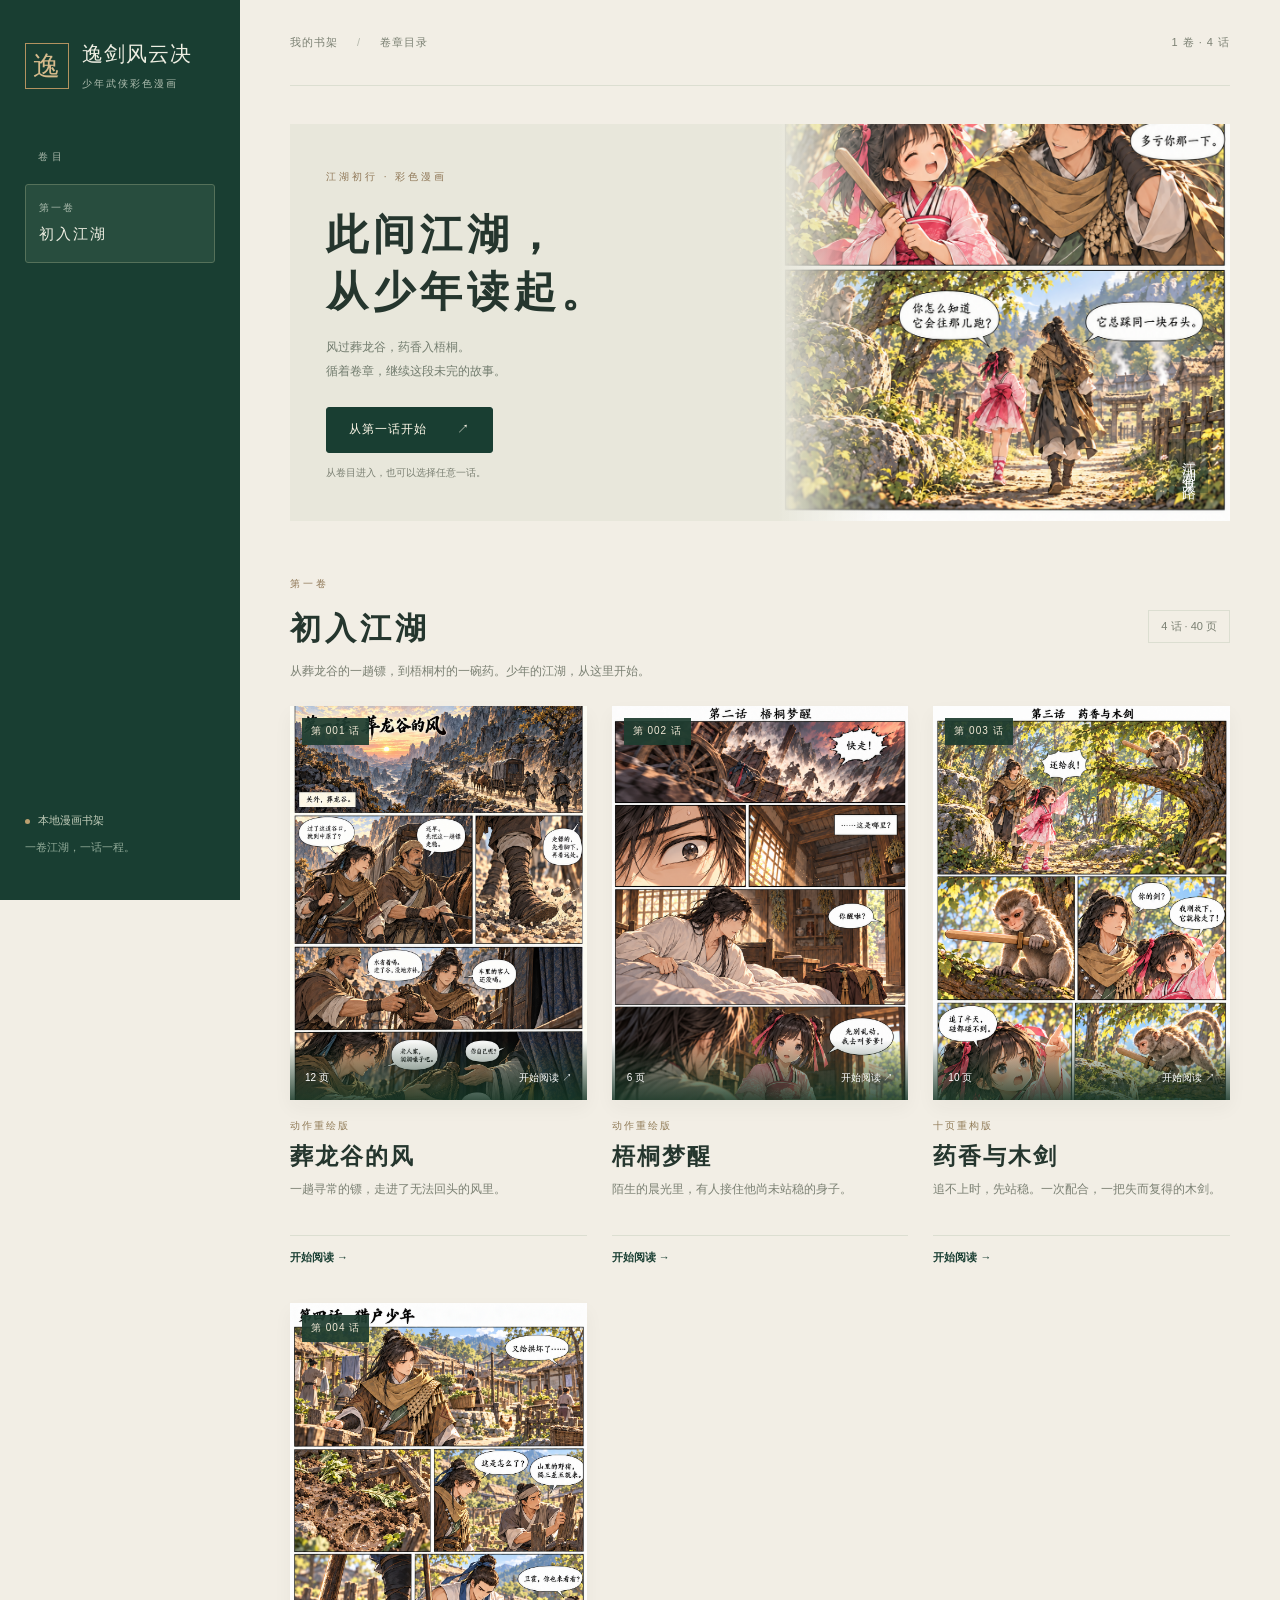
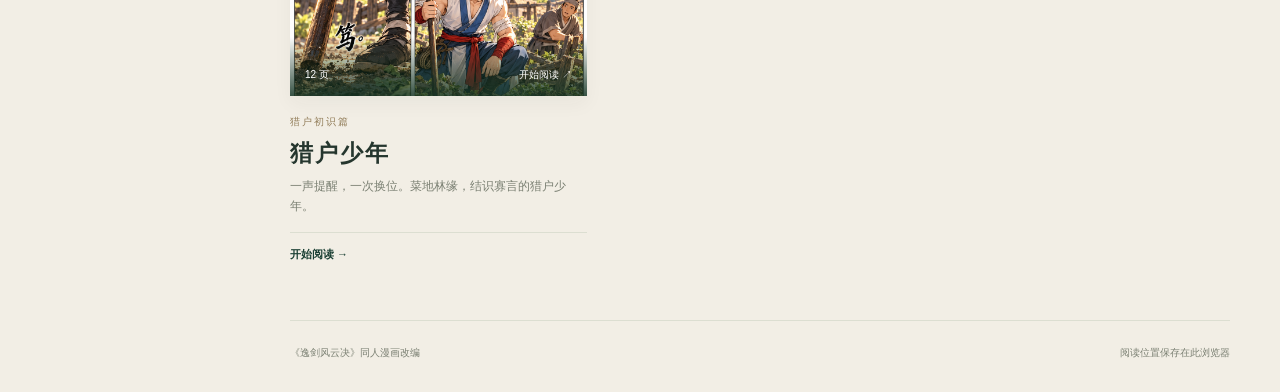
<file: index.html>
<!doctype html>
<html lang="zh-CN"><head><meta charset="utf-8"><meta name="viewport" content="width=device-width,initial-scale=1"><meta name="theme-color" content="#183b32"><title>逸剑风云决 · 漫画书架</title><link rel="stylesheet" href="site.css"><script src="site.js?v=2" defer></script></head>
<body data-view="shelf"><div class="shelf-shell"><aside class="sidebar"><a href="index.html" class="wordmark"><span class="seal">逸</span><span>逸剑风云决<small>少年武侠彩色漫画</small></span></a><div class="side-heading">卷目</div><nav id="chapter-nav" aria-label="选择大章"></nav><div class="sidebar-foot"><span class="status-dot"></span> 本地漫画书架<br><span>一卷江湖，一话一程。</span></div></aside><main class="shelf-main"><header class="shelf-top"><span>我的书架 <span class="slash">/</span> 卷章目录</span><span id="library-count"></span></header><section class="hero"><div class="hero-copy"><span class="eyebrow">江湖初行 · 彩色漫画</span><h1>此间江湖，<br>从少年读起。</h1><p>风过葬龙谷，药香入梧桐。<br>循着卷章，继续这段未完的故事。</p><a id="resume" class="primary" href="read.html?episode=001">从第一话开始 <span>↗</span></a><div id="resume-caption" class="resume-caption">从卷目进入，也可以选择任意一话。</div></div><div class="hero-art" aria-hidden="true"><img src="volume-01/episode-03/reconstruction-v4/assets/page-09.png" alt=""><span>江湖有来路</span></div></section><section class="chapter-section" aria-labelledby="chapter-title"><div class="chapter-heading"><div><span class="eyebrow" id="chapter-number"></span><h2 id="chapter-title"></h2><p id="chapter-description"></p></div><span class="chapter-total" id="chapter-total"></span></div><div id="episode-grid" class="episode-grid"></div></section><footer class="shelf-footer"><span>《逸剑风云决》同人漫画改编</span><span>阅读位置保存在此浏览器</span></footer><p id="error" role="alert" hidden></p></main></div></body></html>
</file>
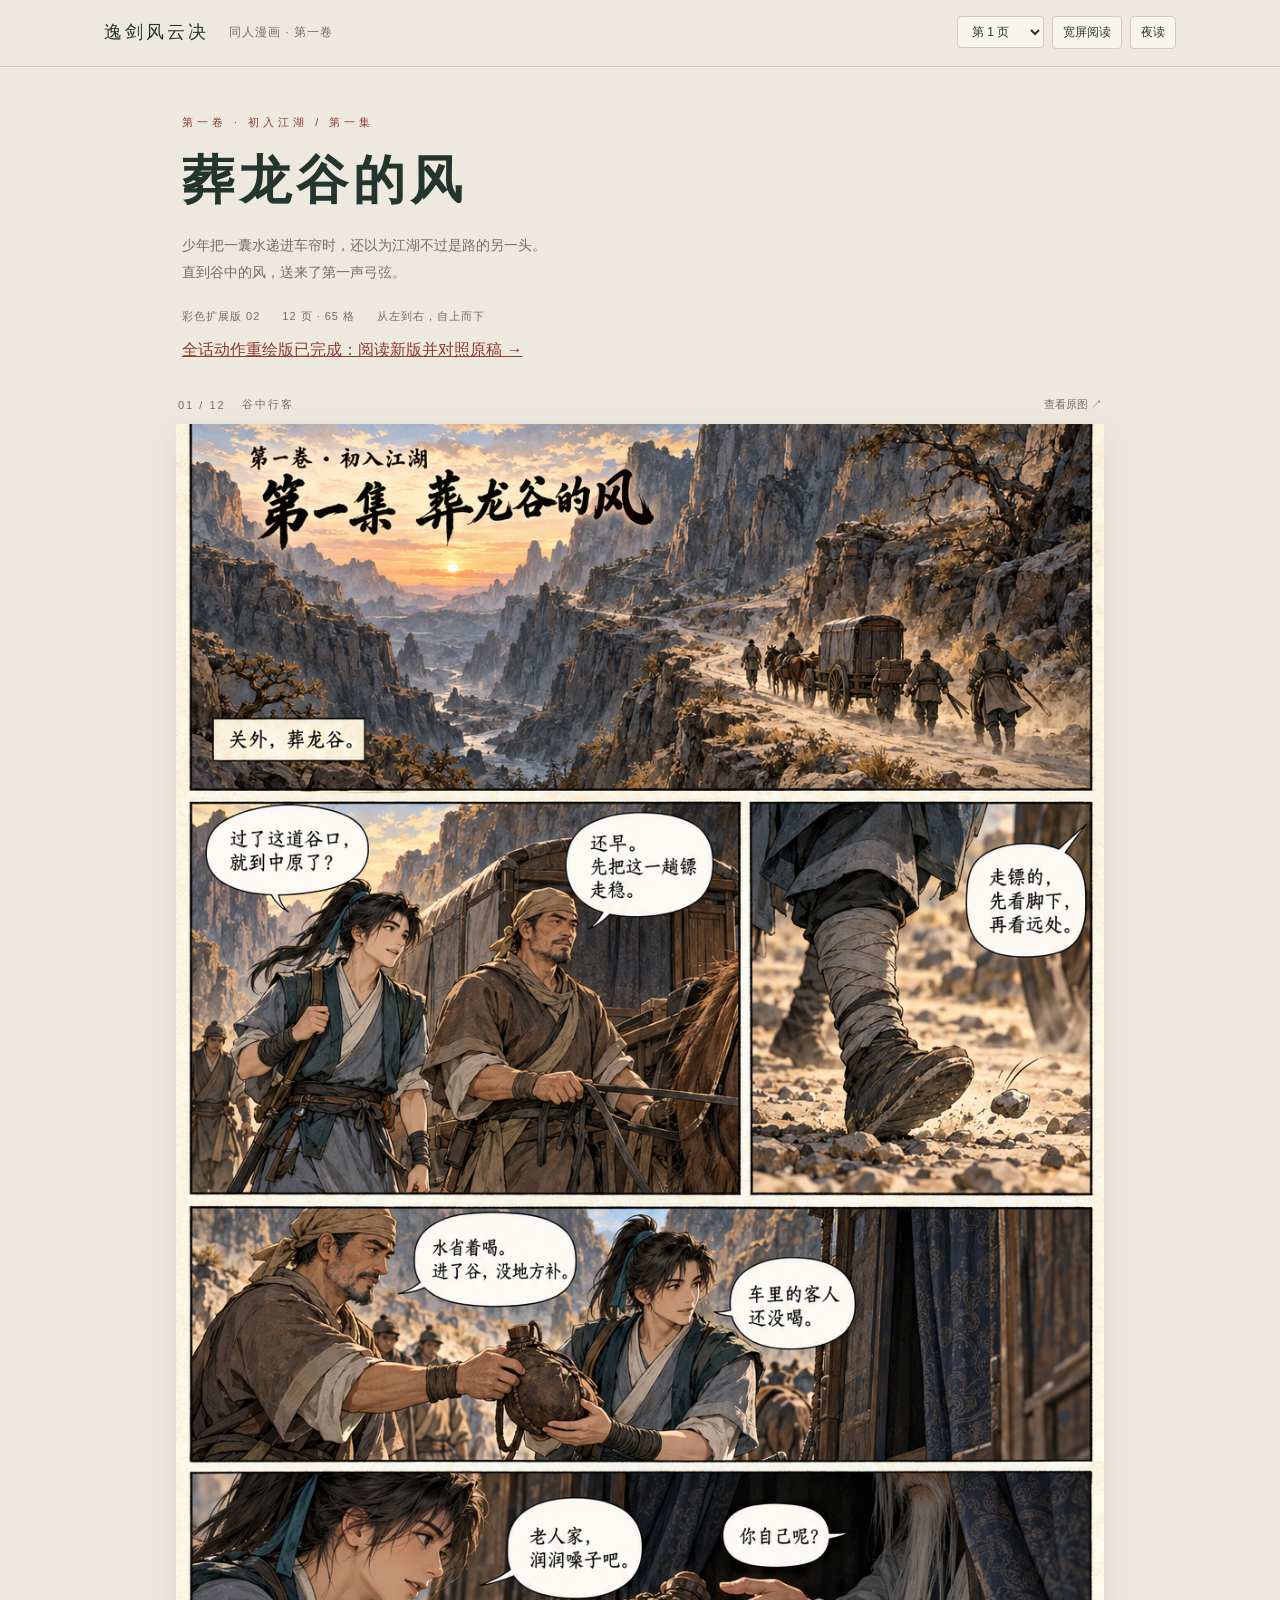
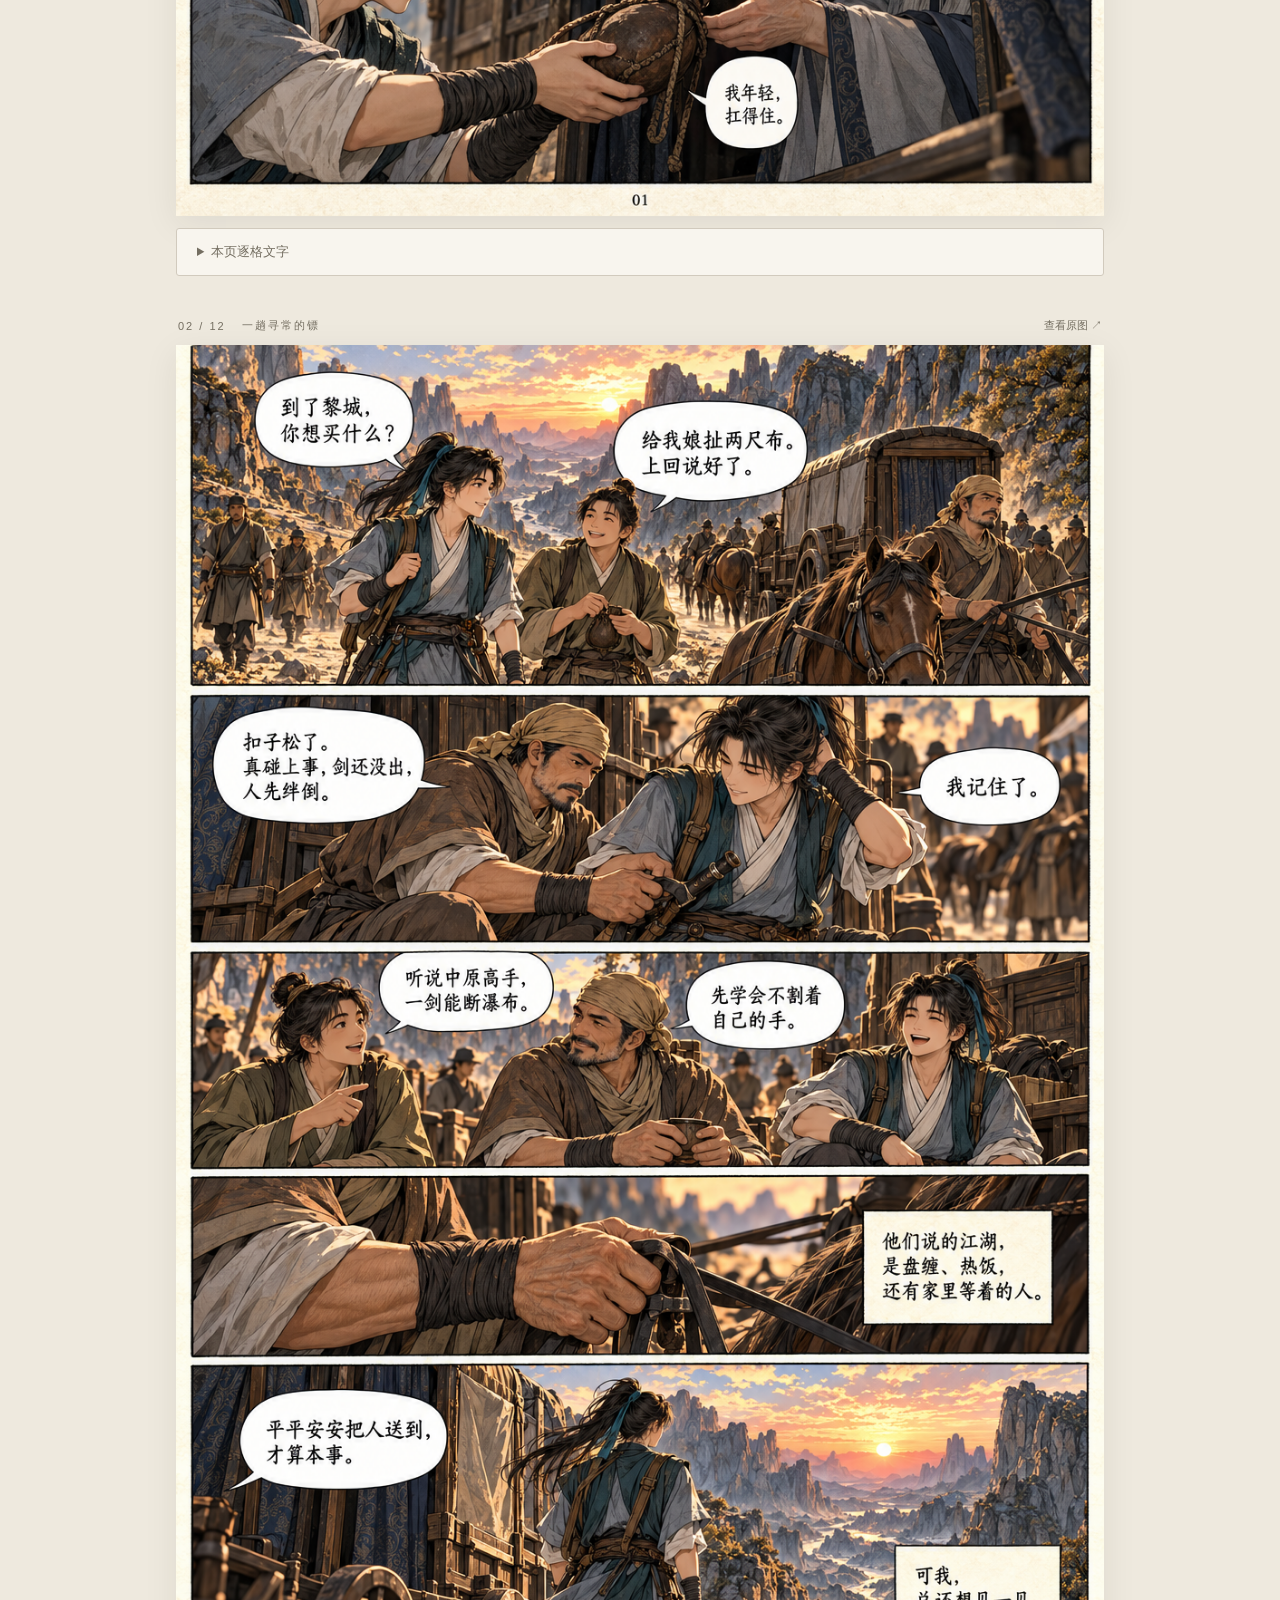
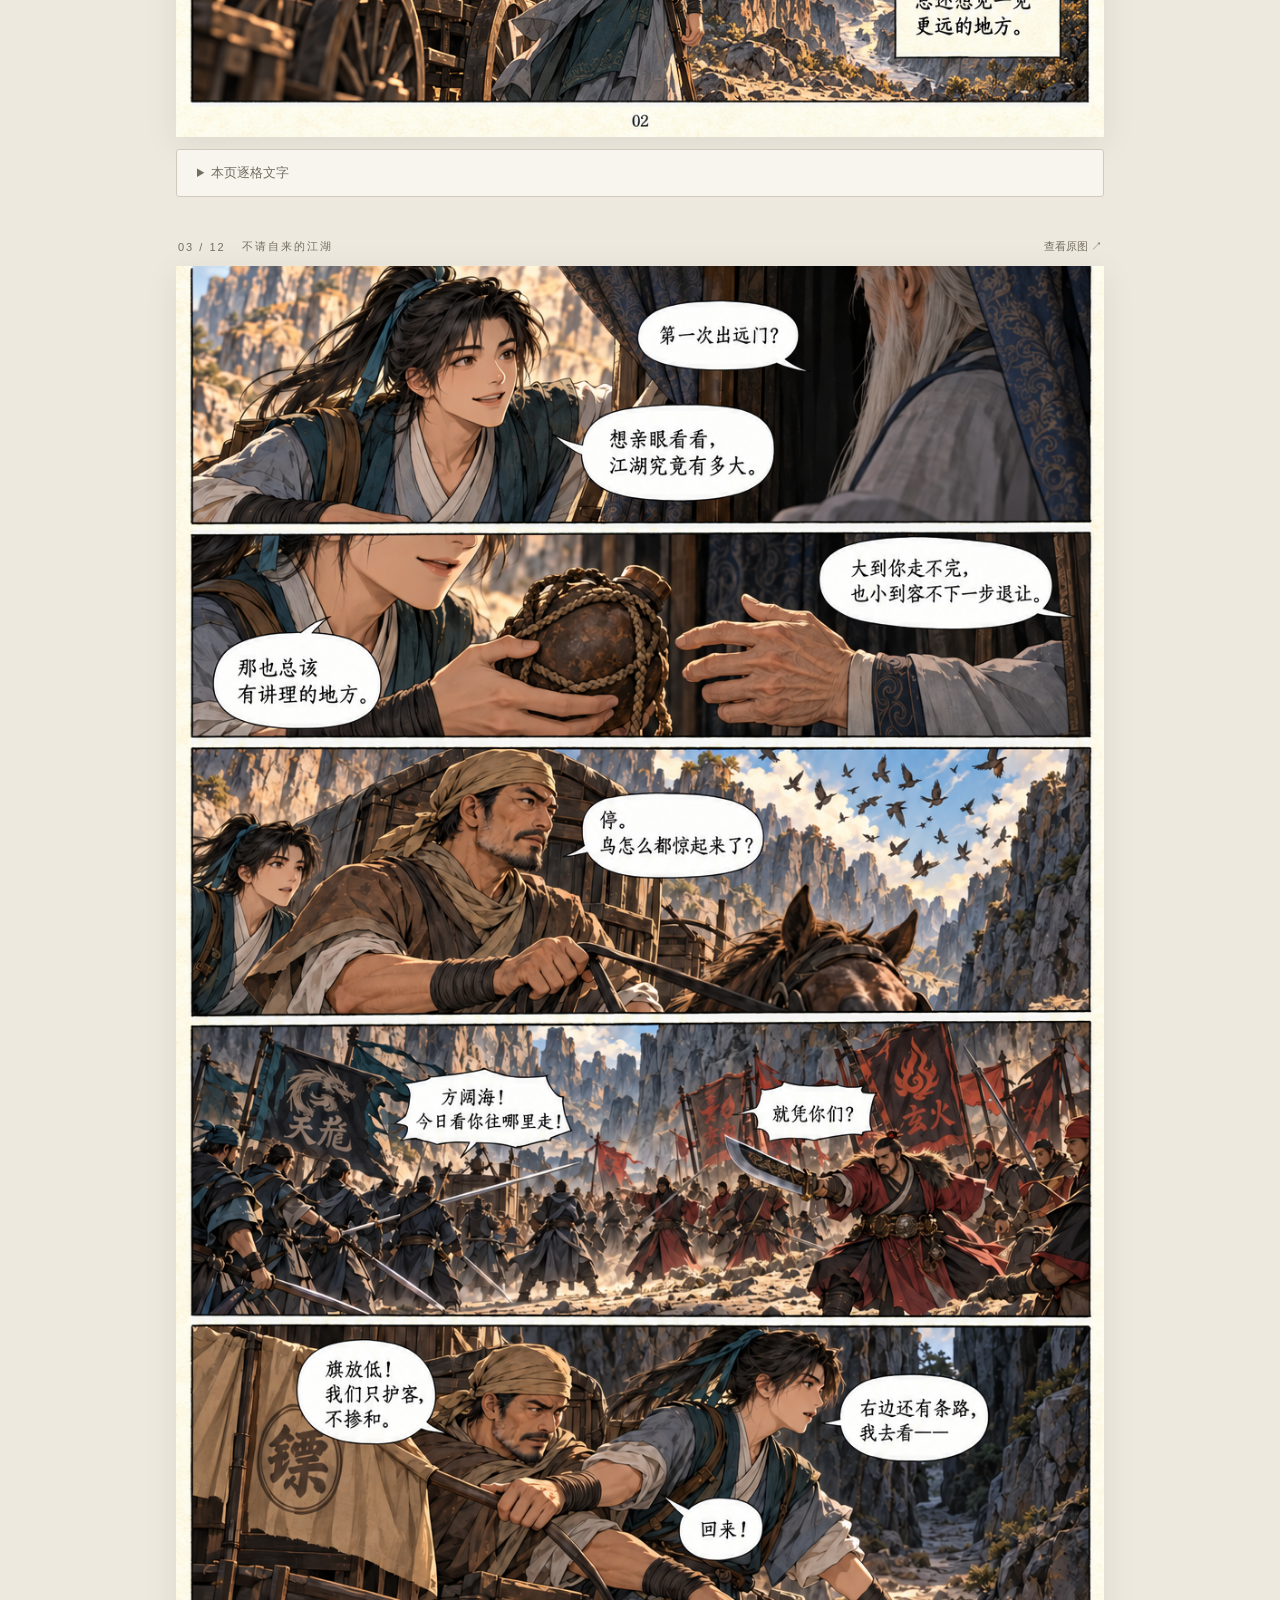
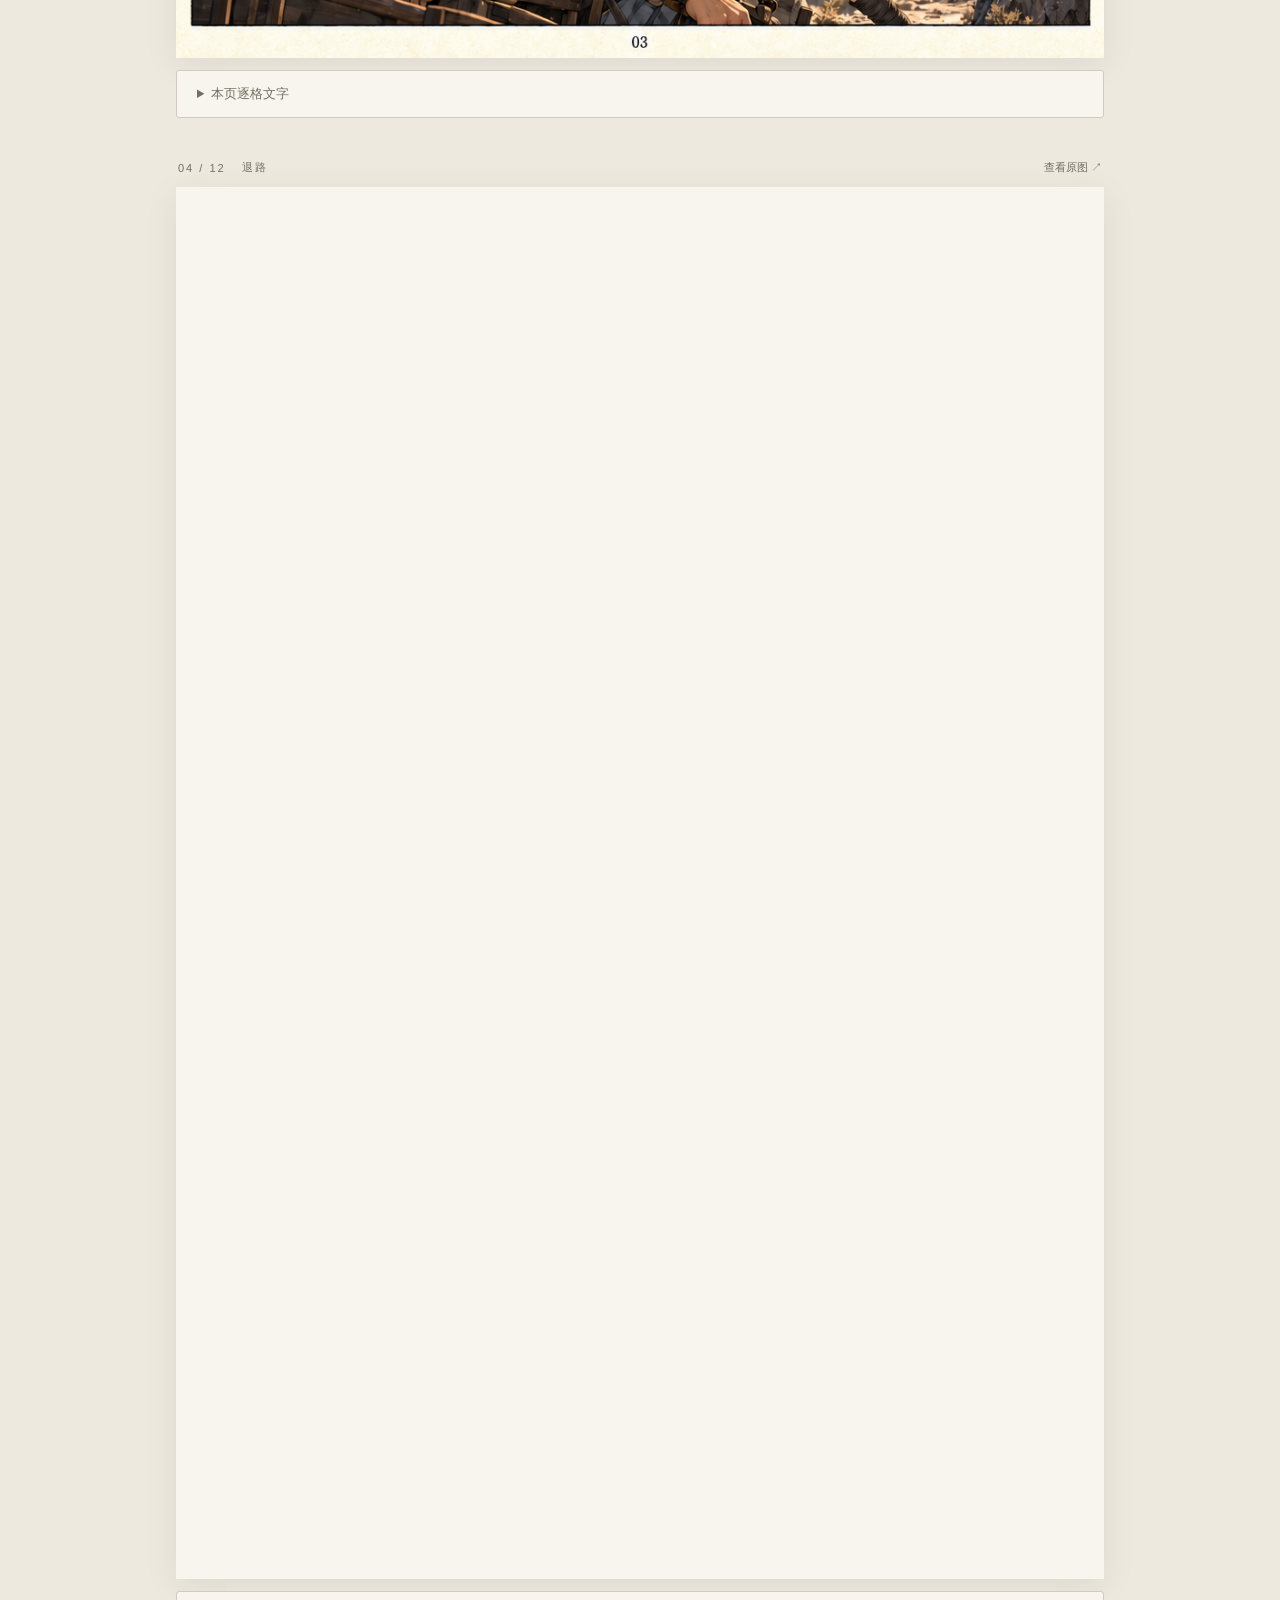
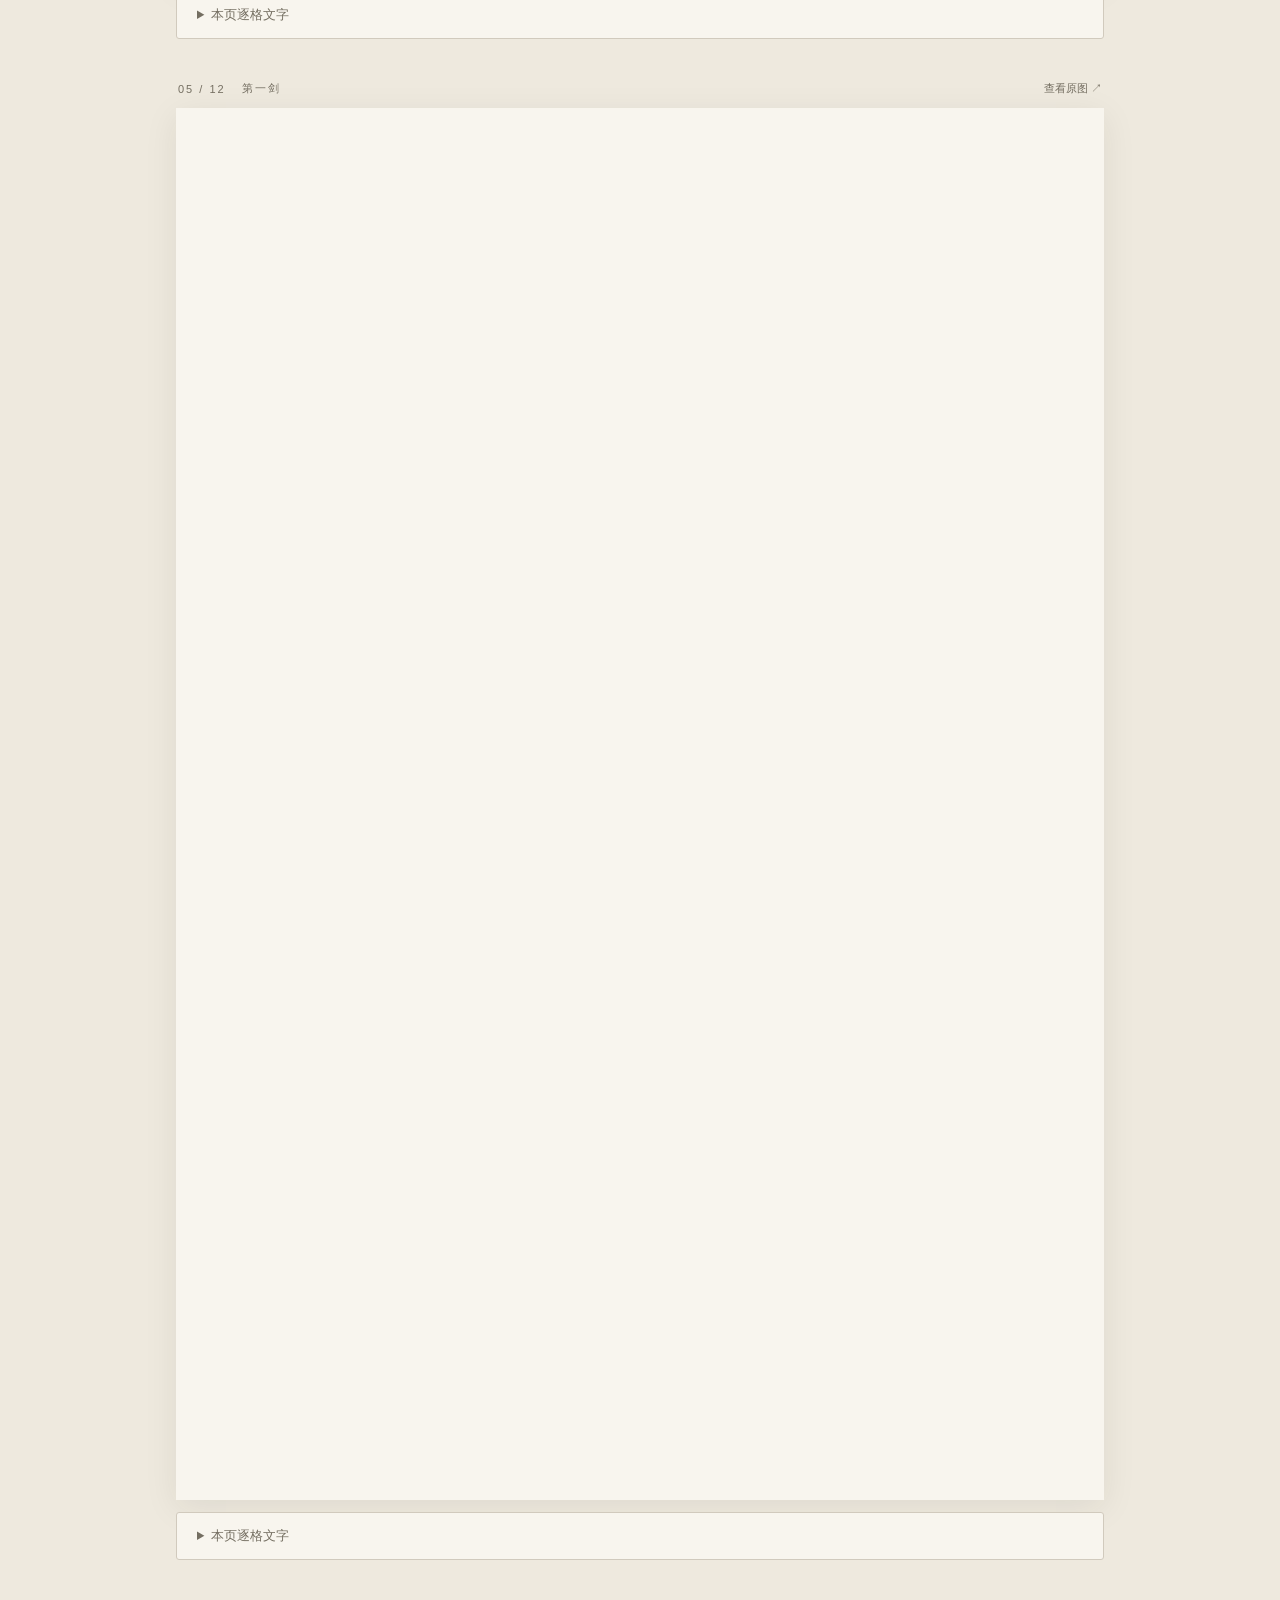
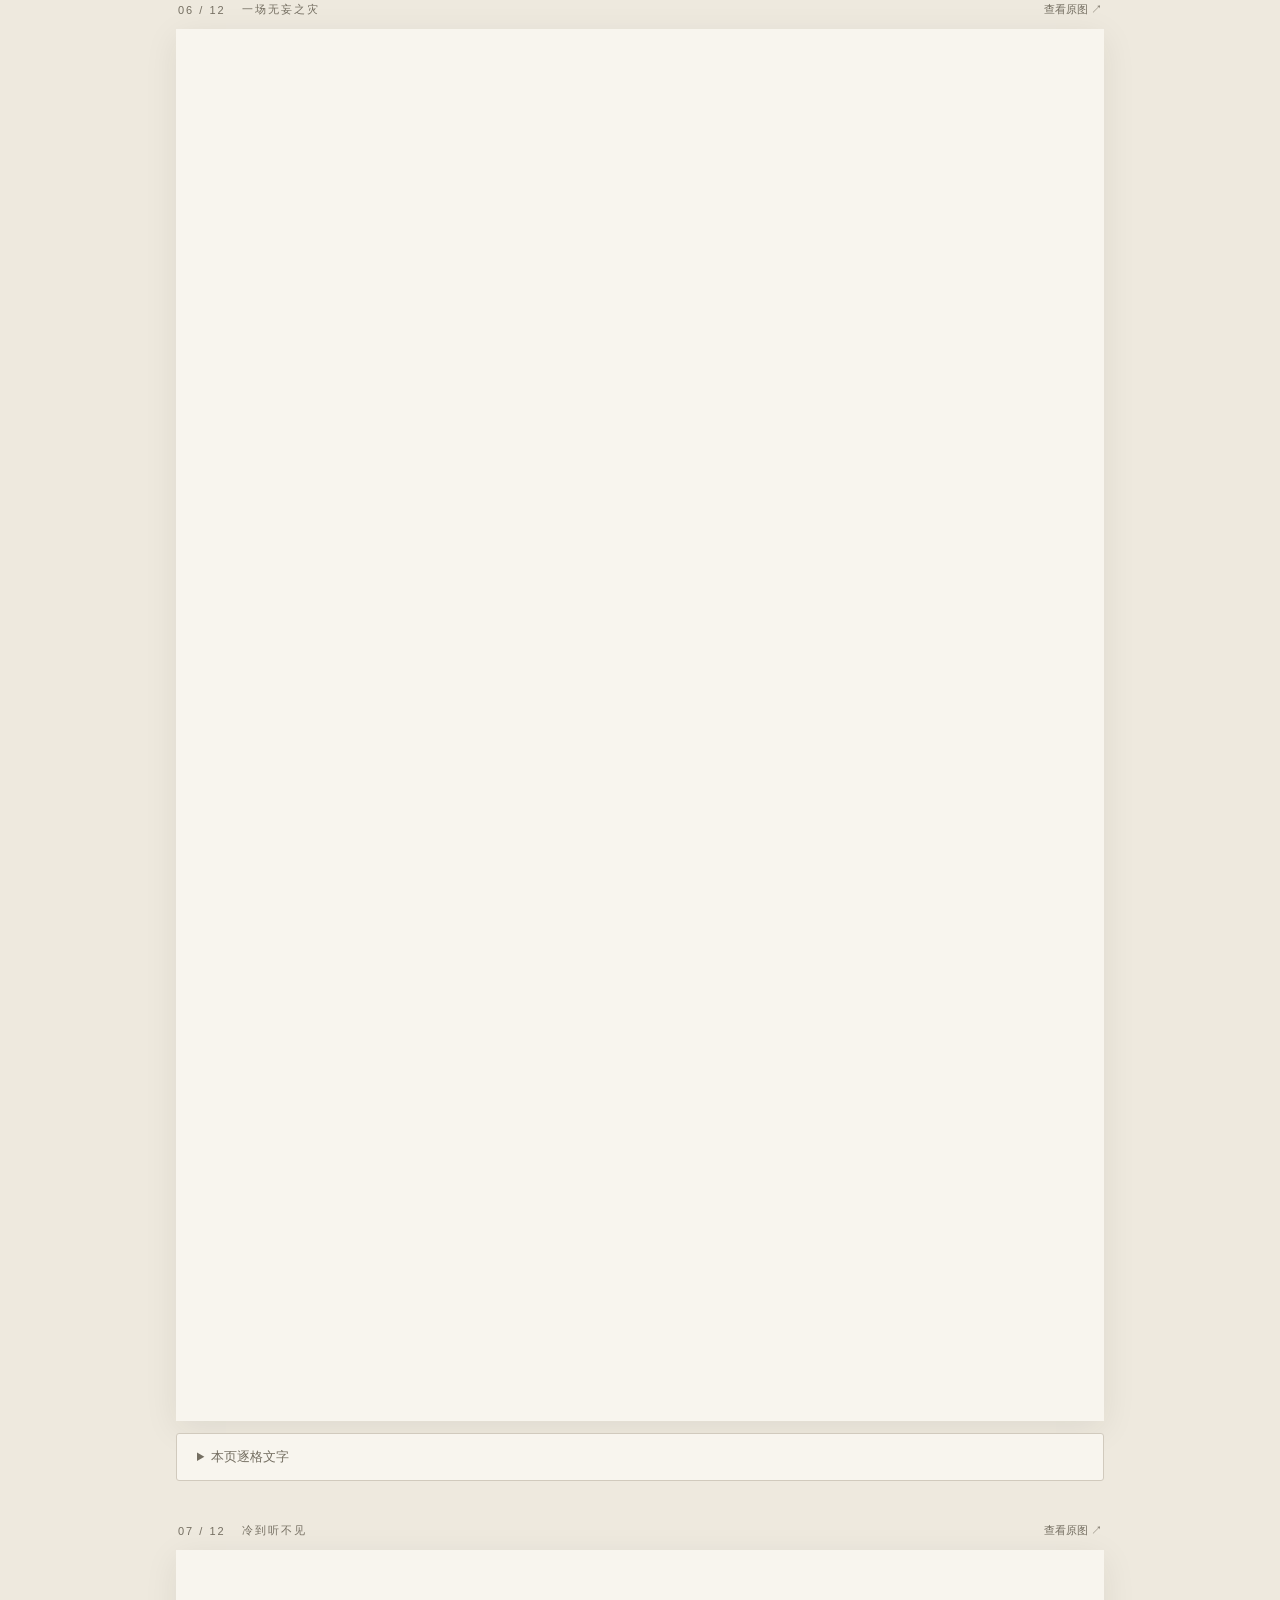
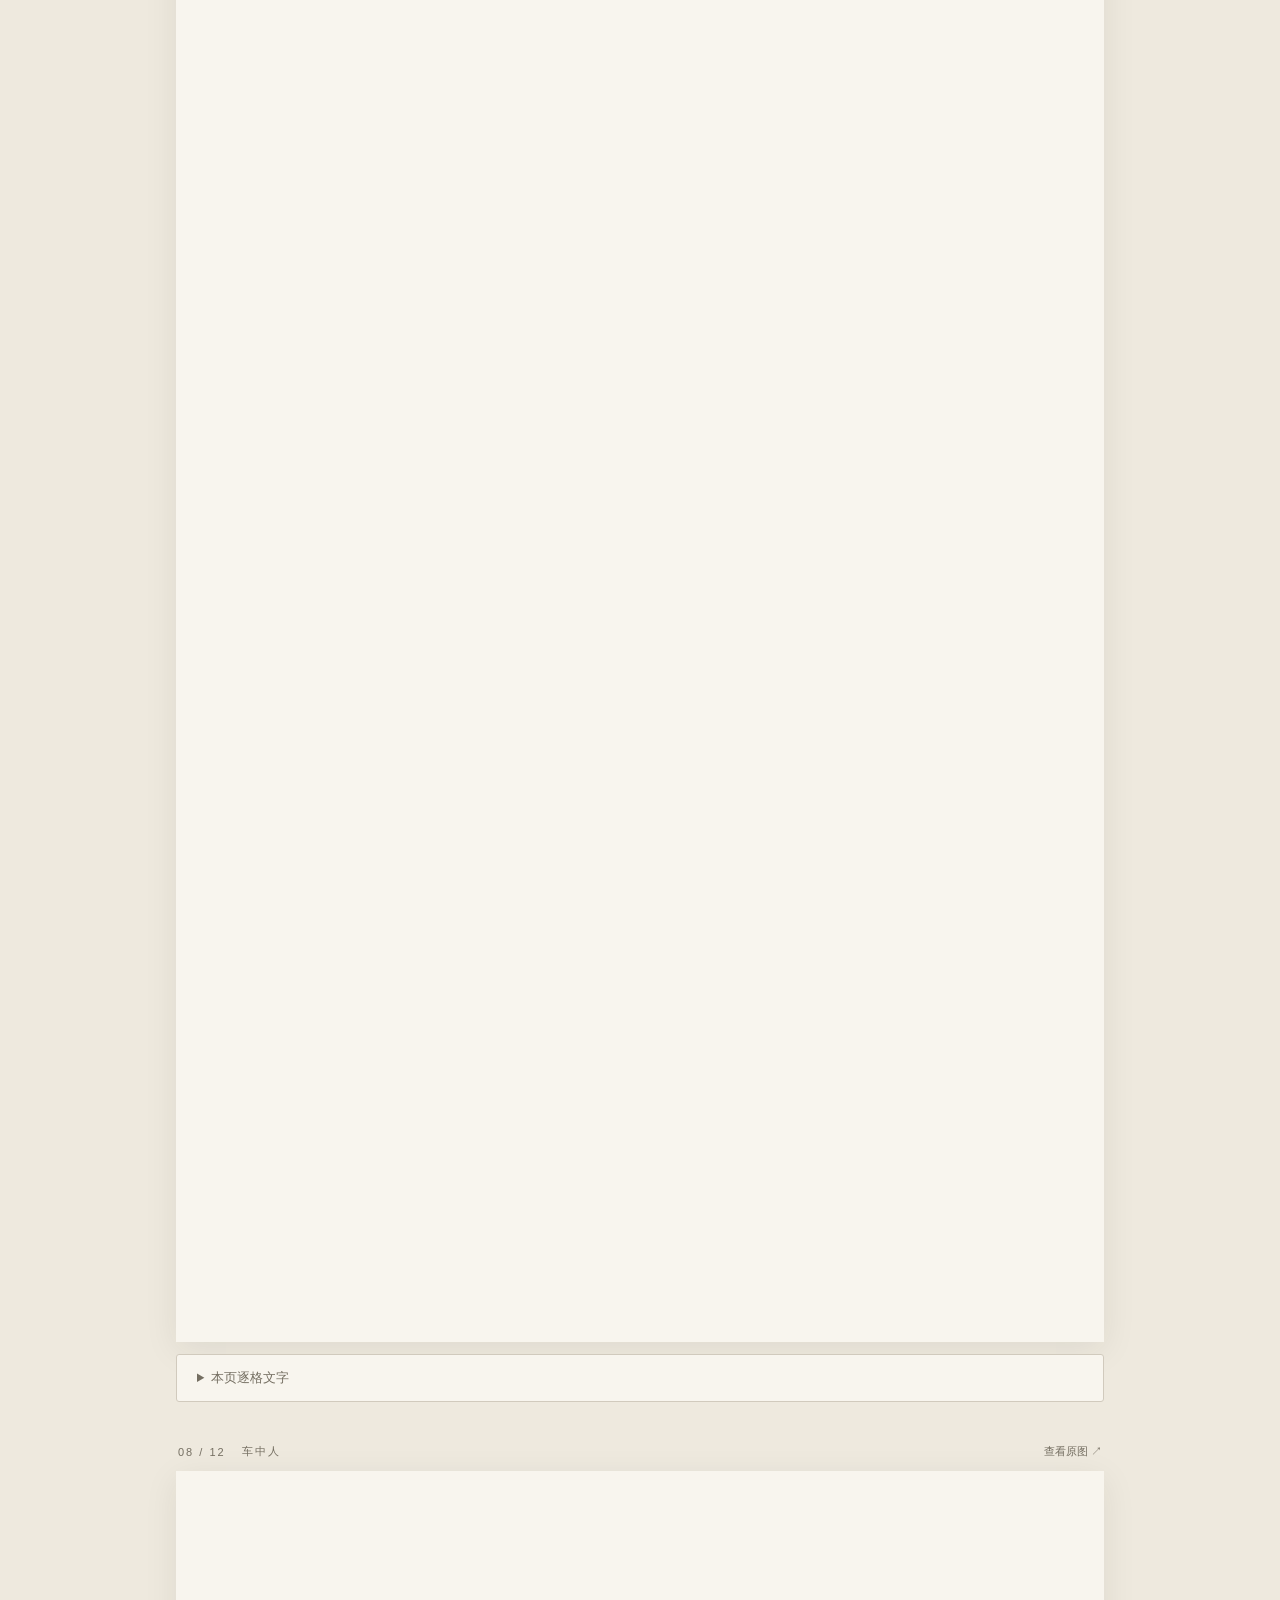
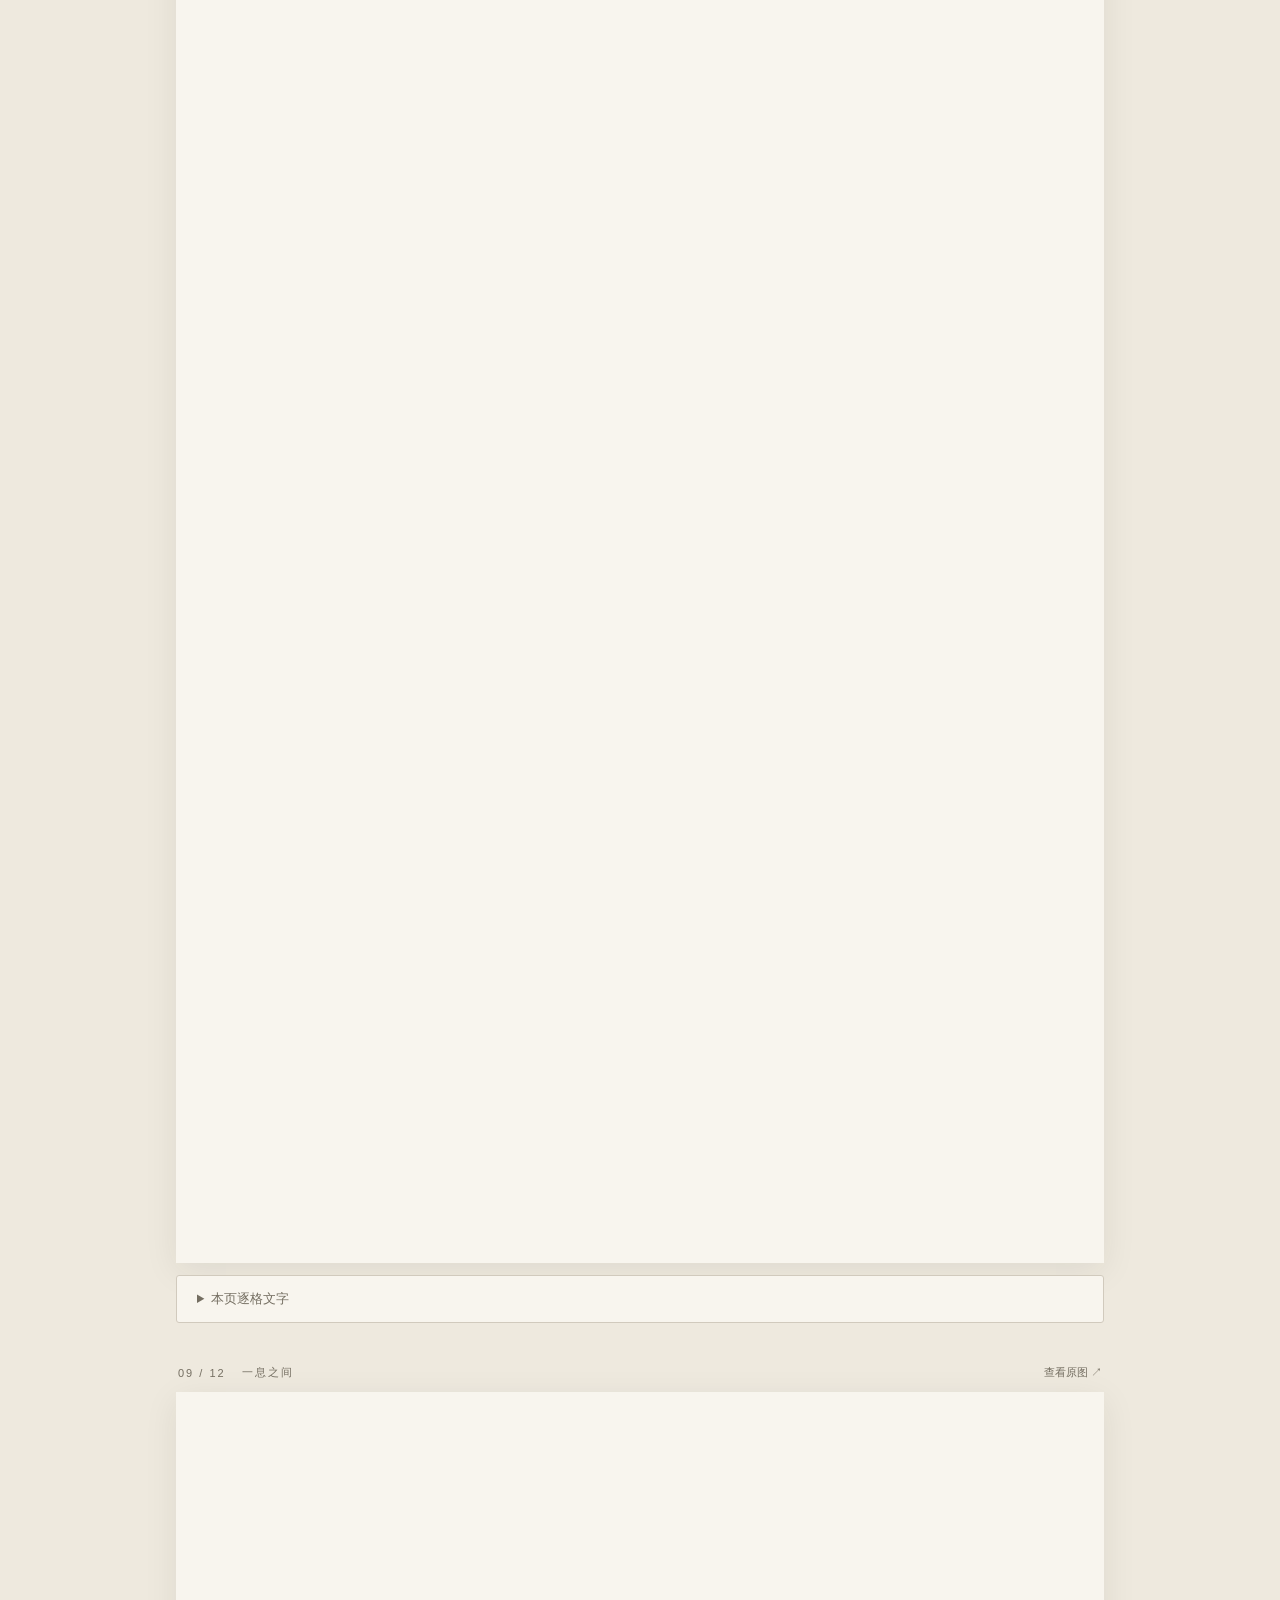
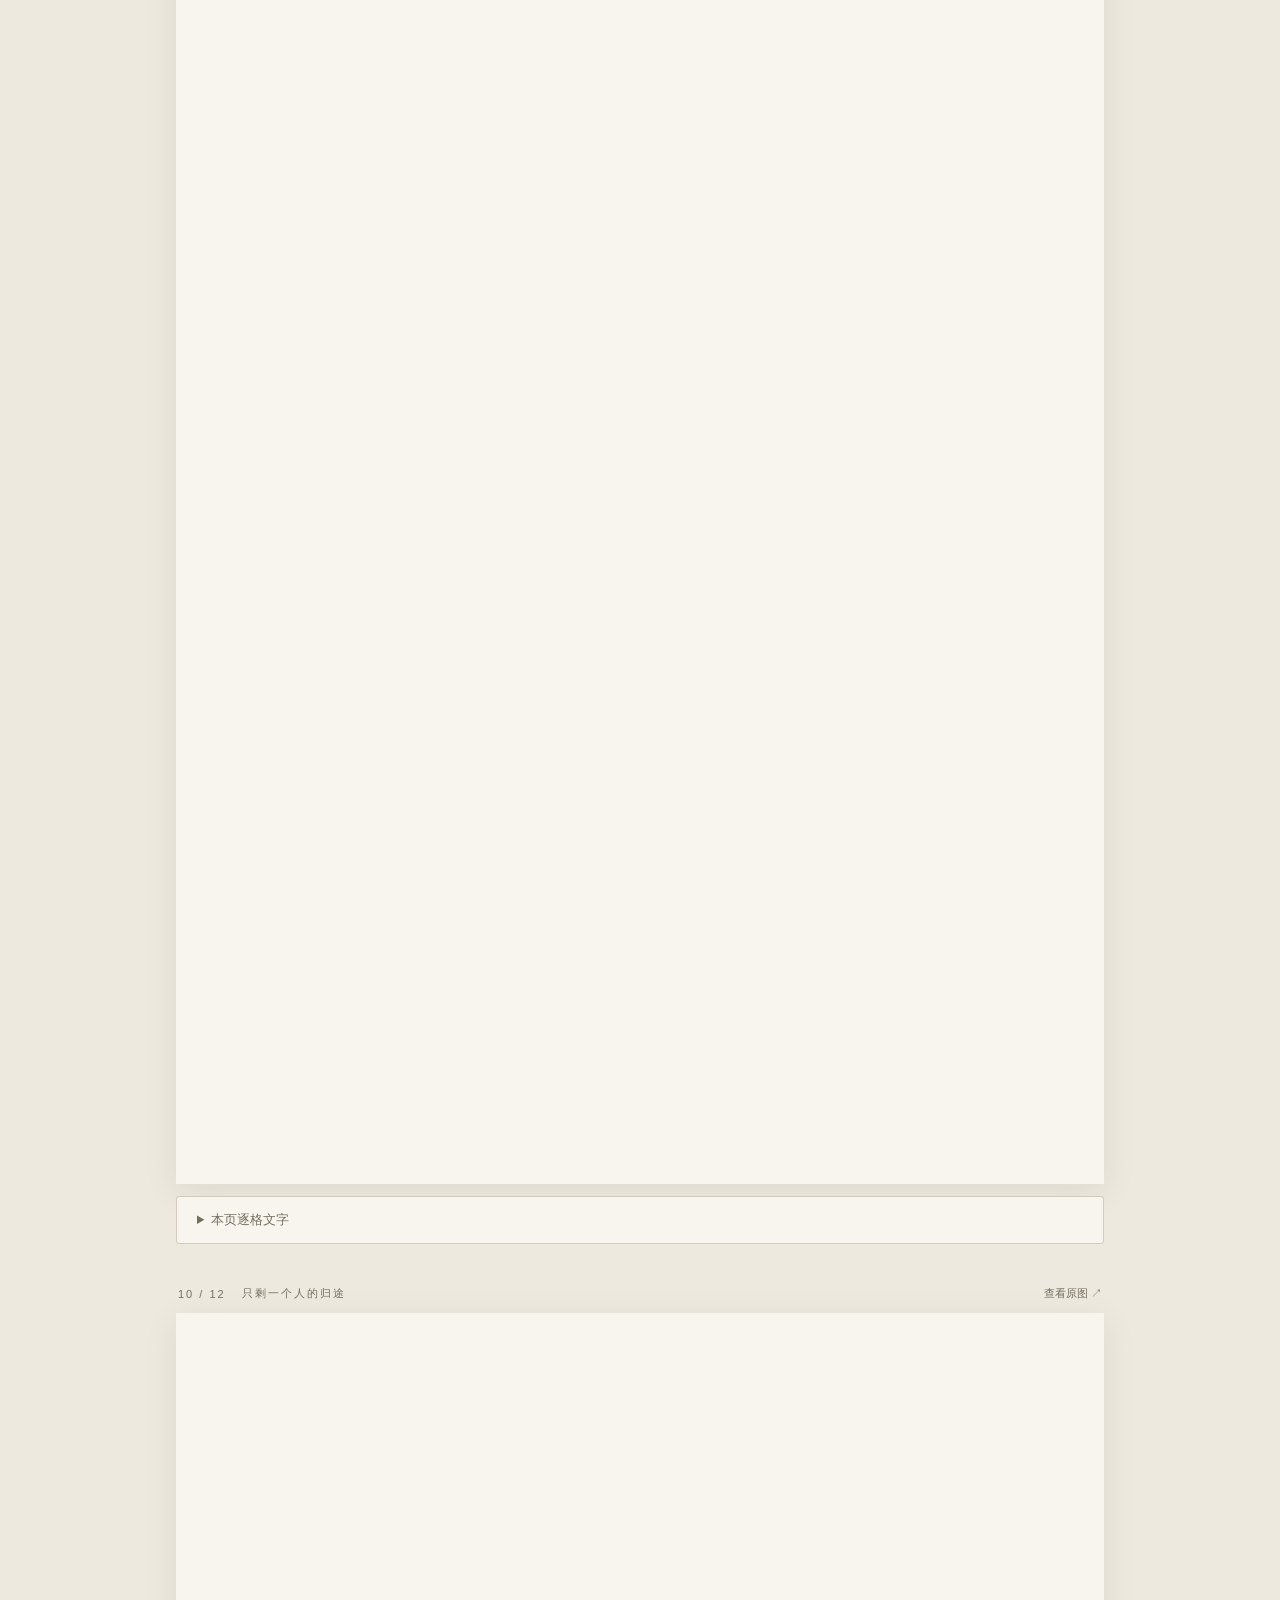
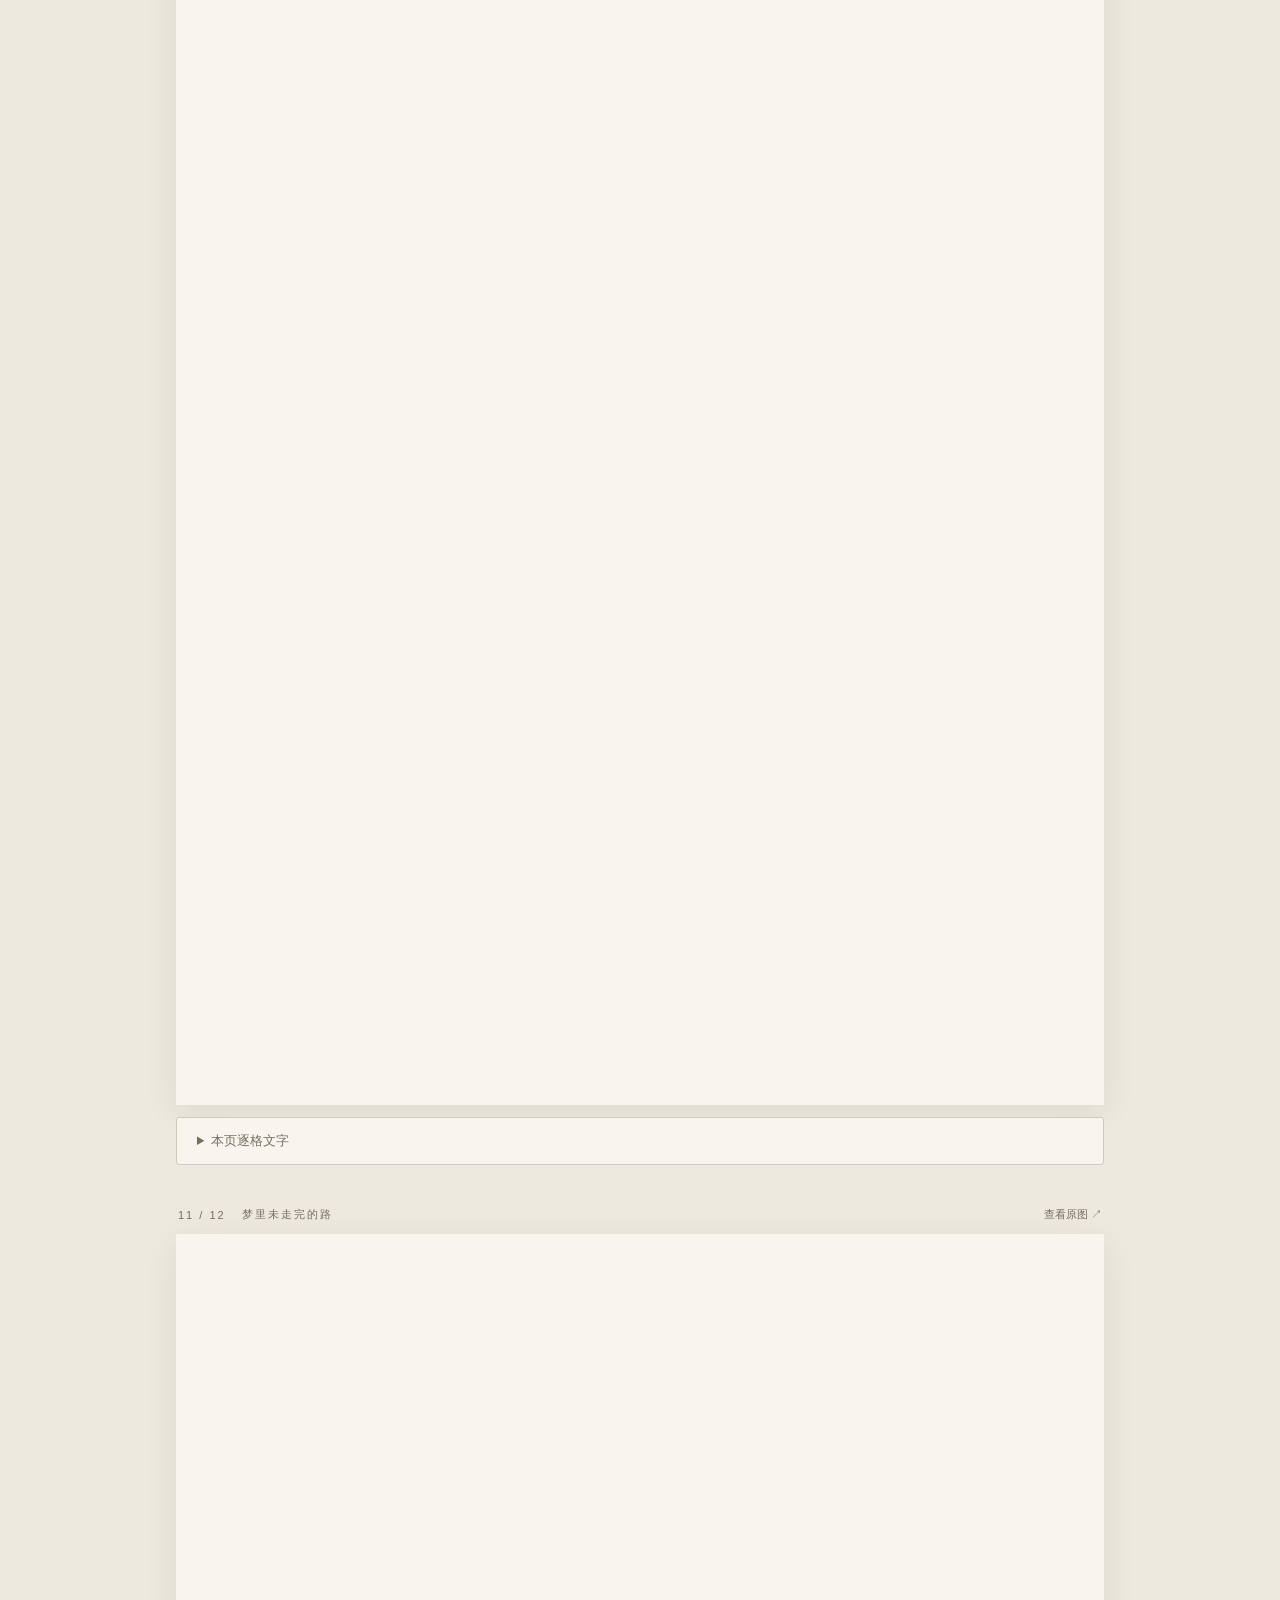
<file: volume-01/episode-01/index.html>
<!doctype html><html lang="zh-CN"><meta charset="utf-8"><meta name="viewport" content="width=device-width,initial-scale=1"><meta http-equiv="refresh" content="0;url=expanded-v2/"><title>葬龙谷的风 · 十二页扩展版</title><body><p><a href="expanded-v2/">阅读十二页扩展版</a></p><p><a href="reader-v1.html">六页初版</a></p></body></html>
</file>
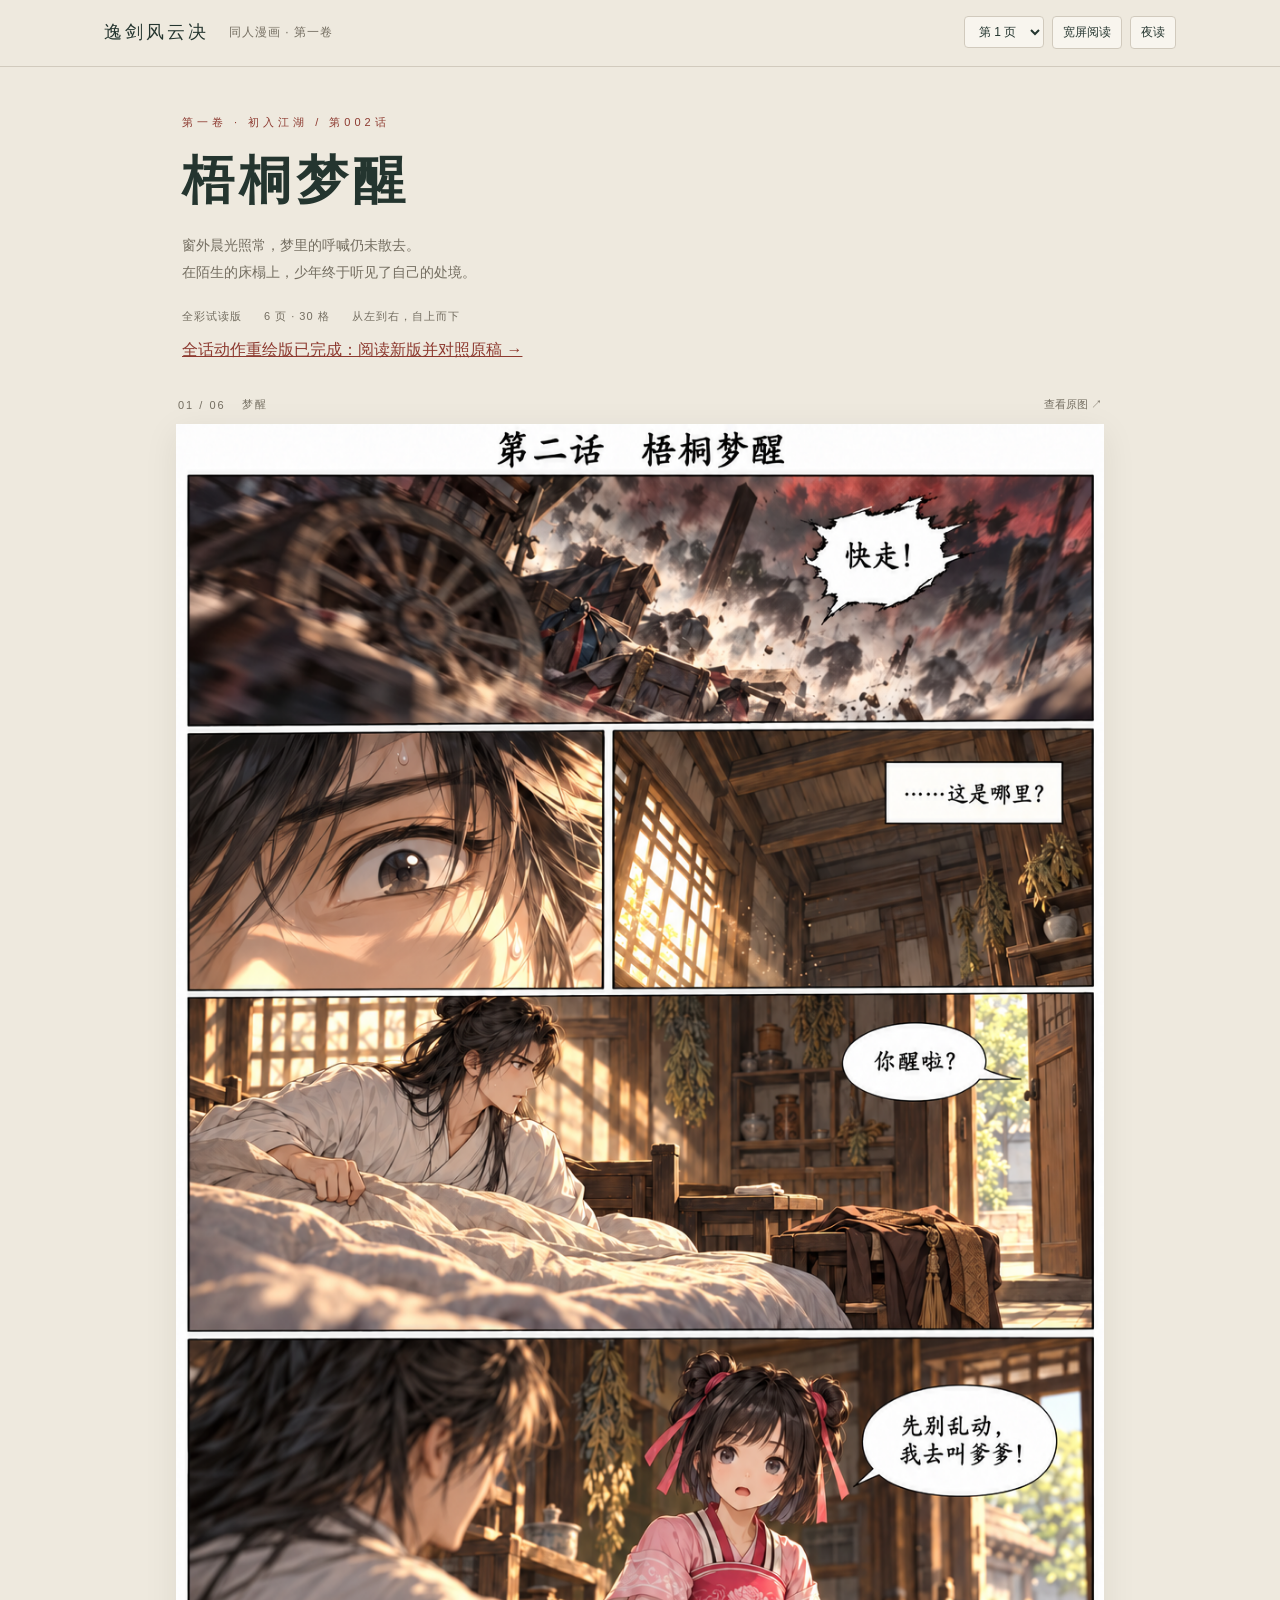
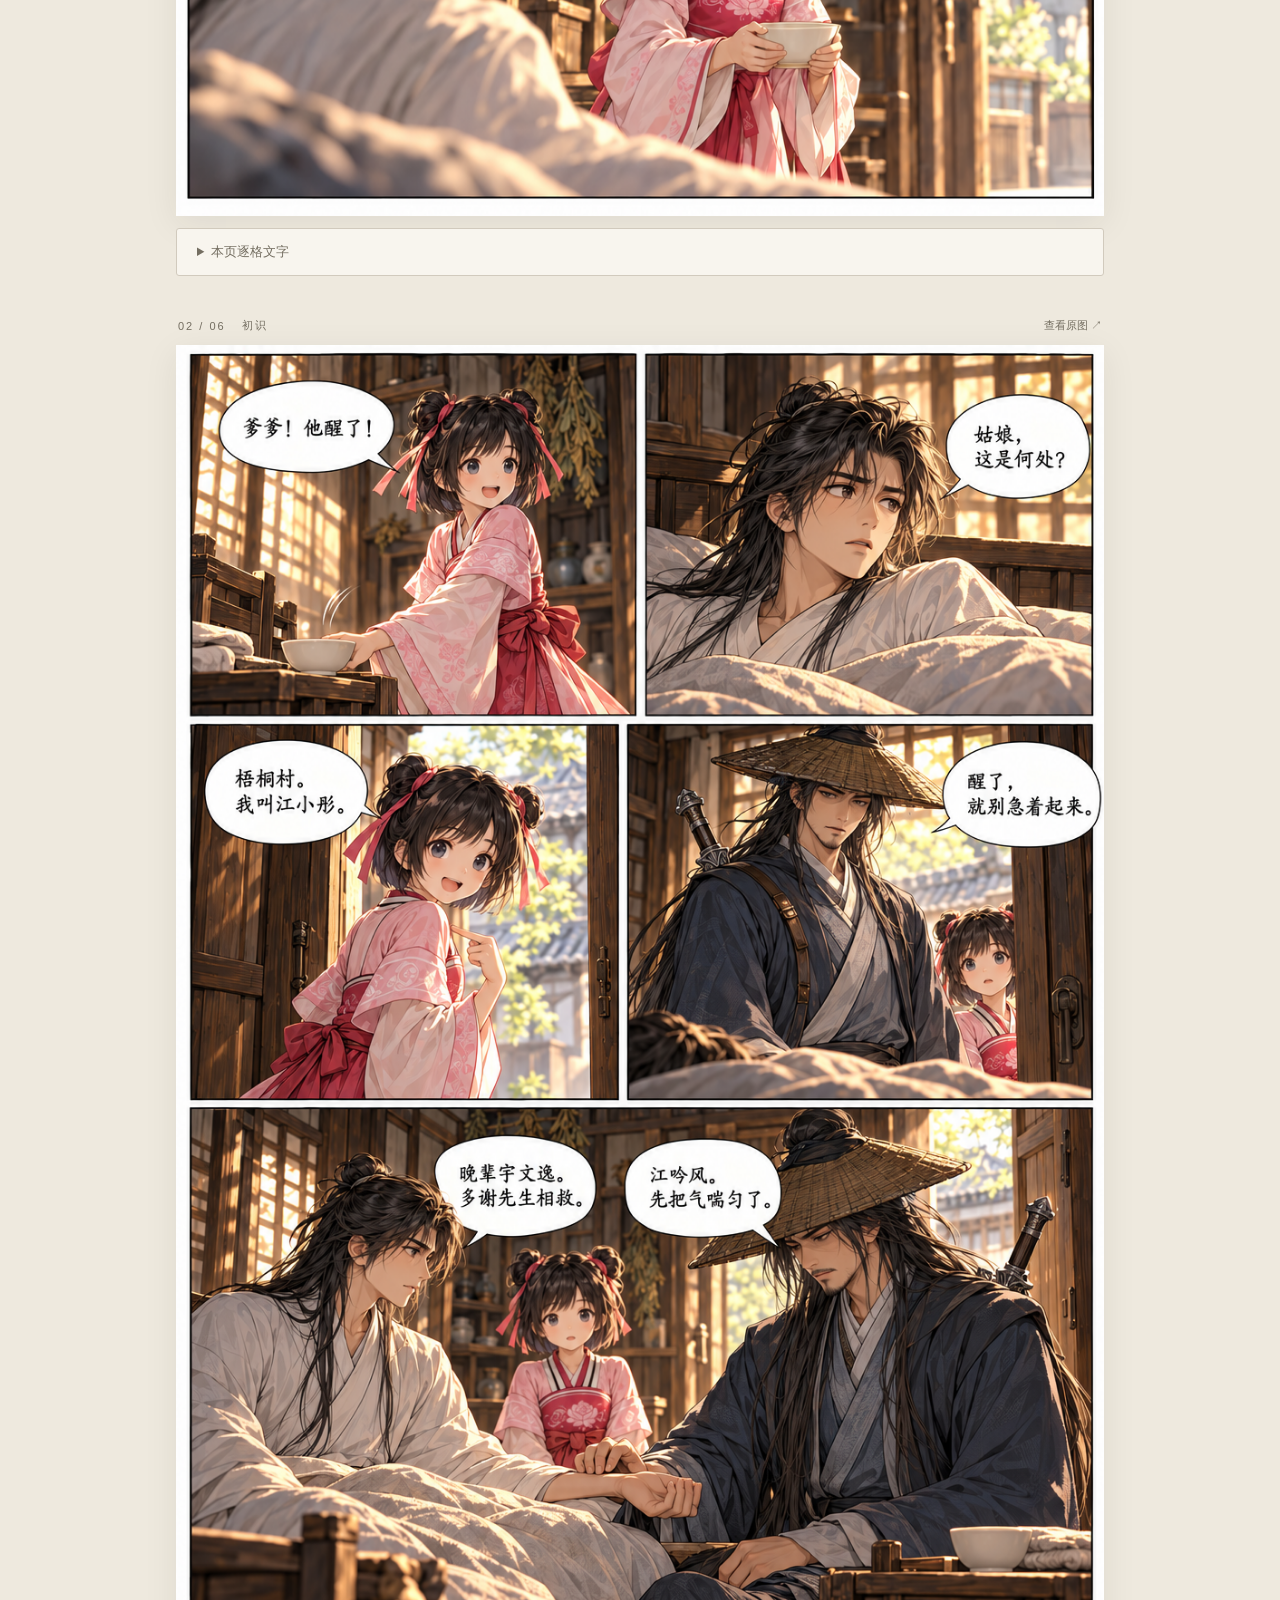
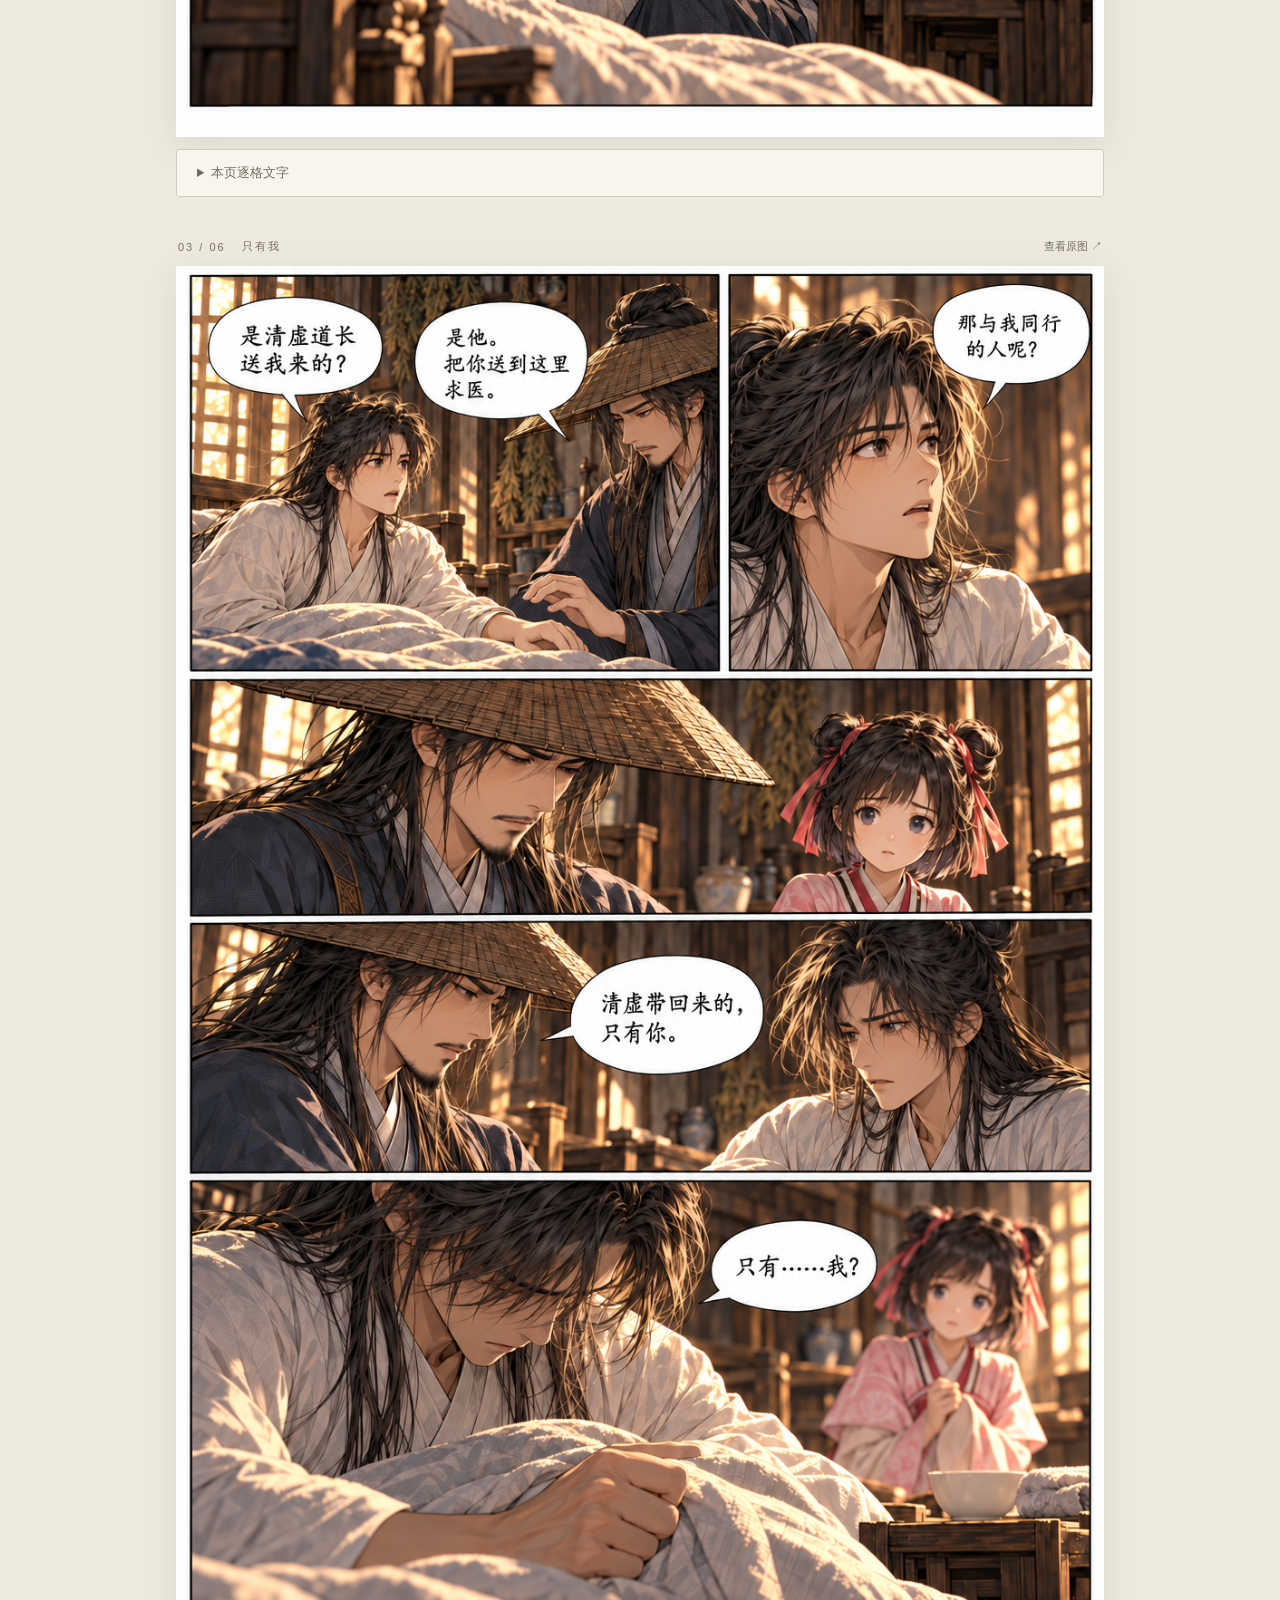
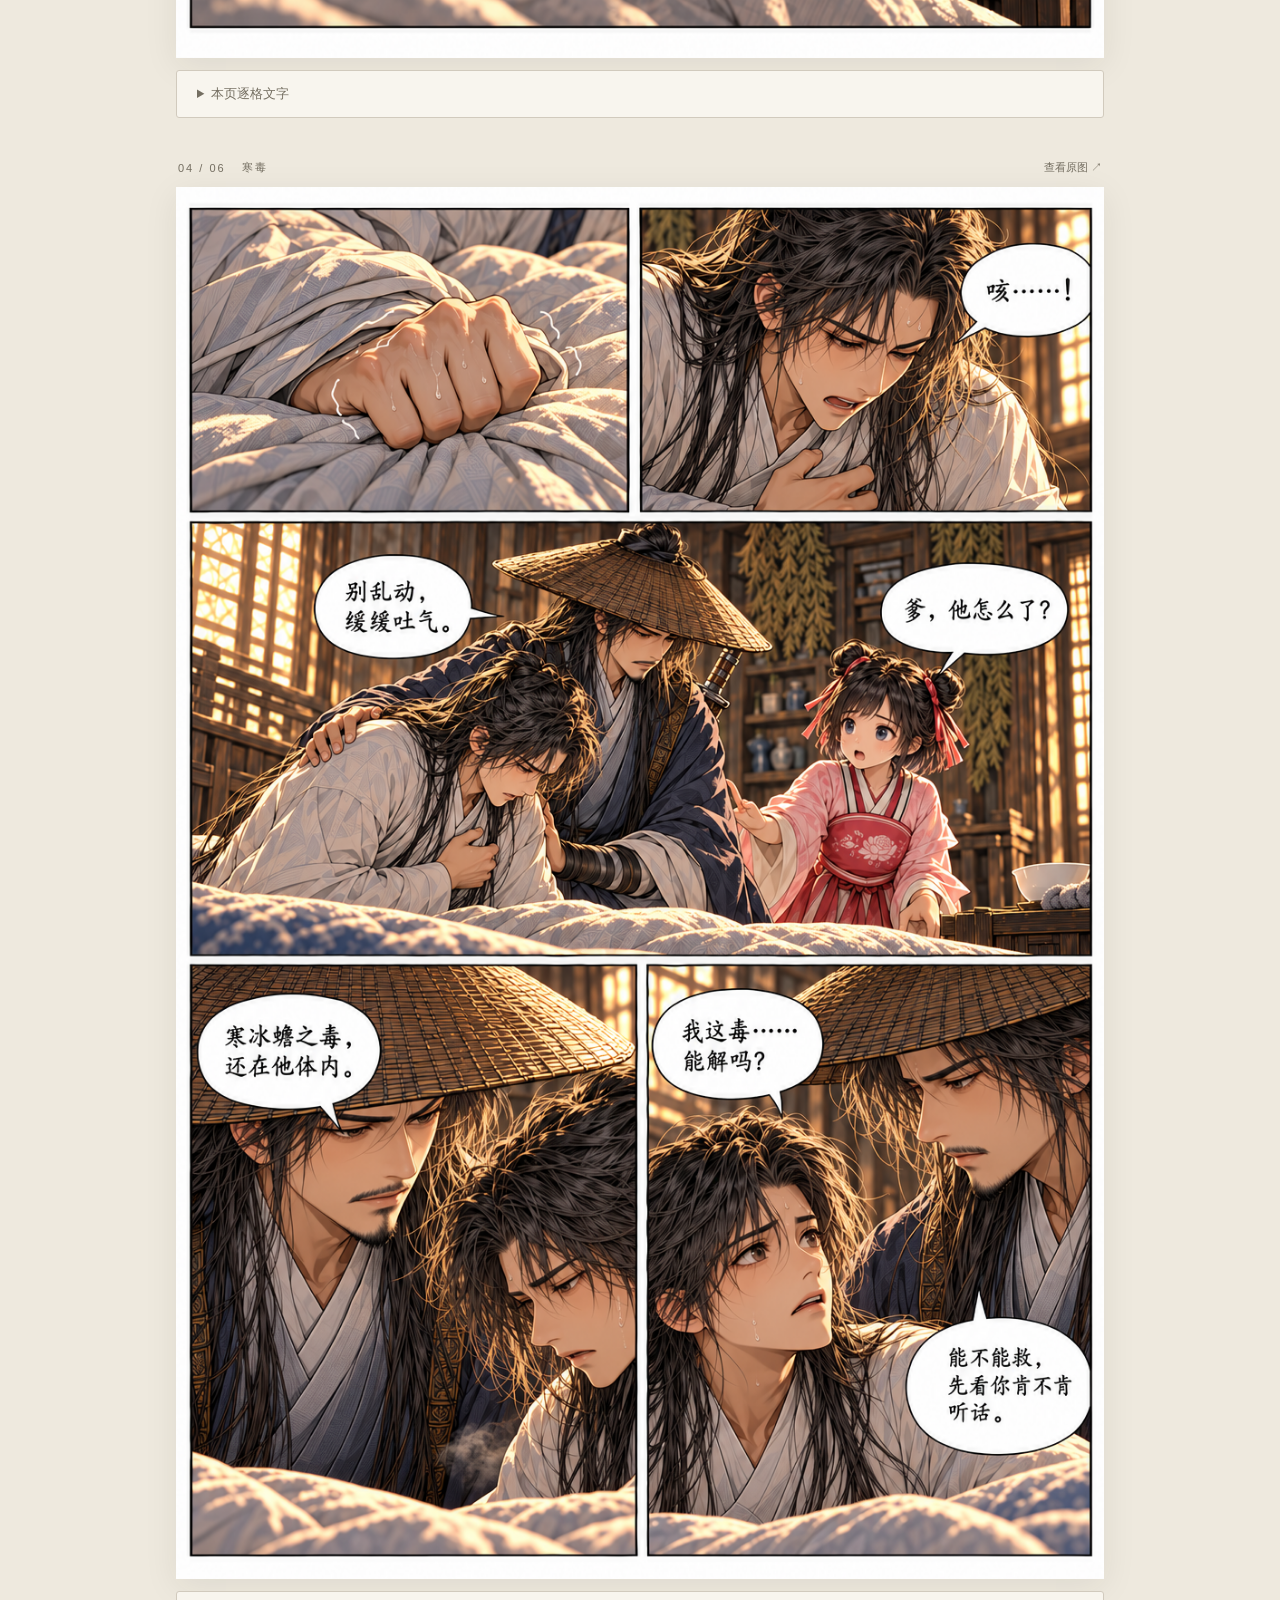
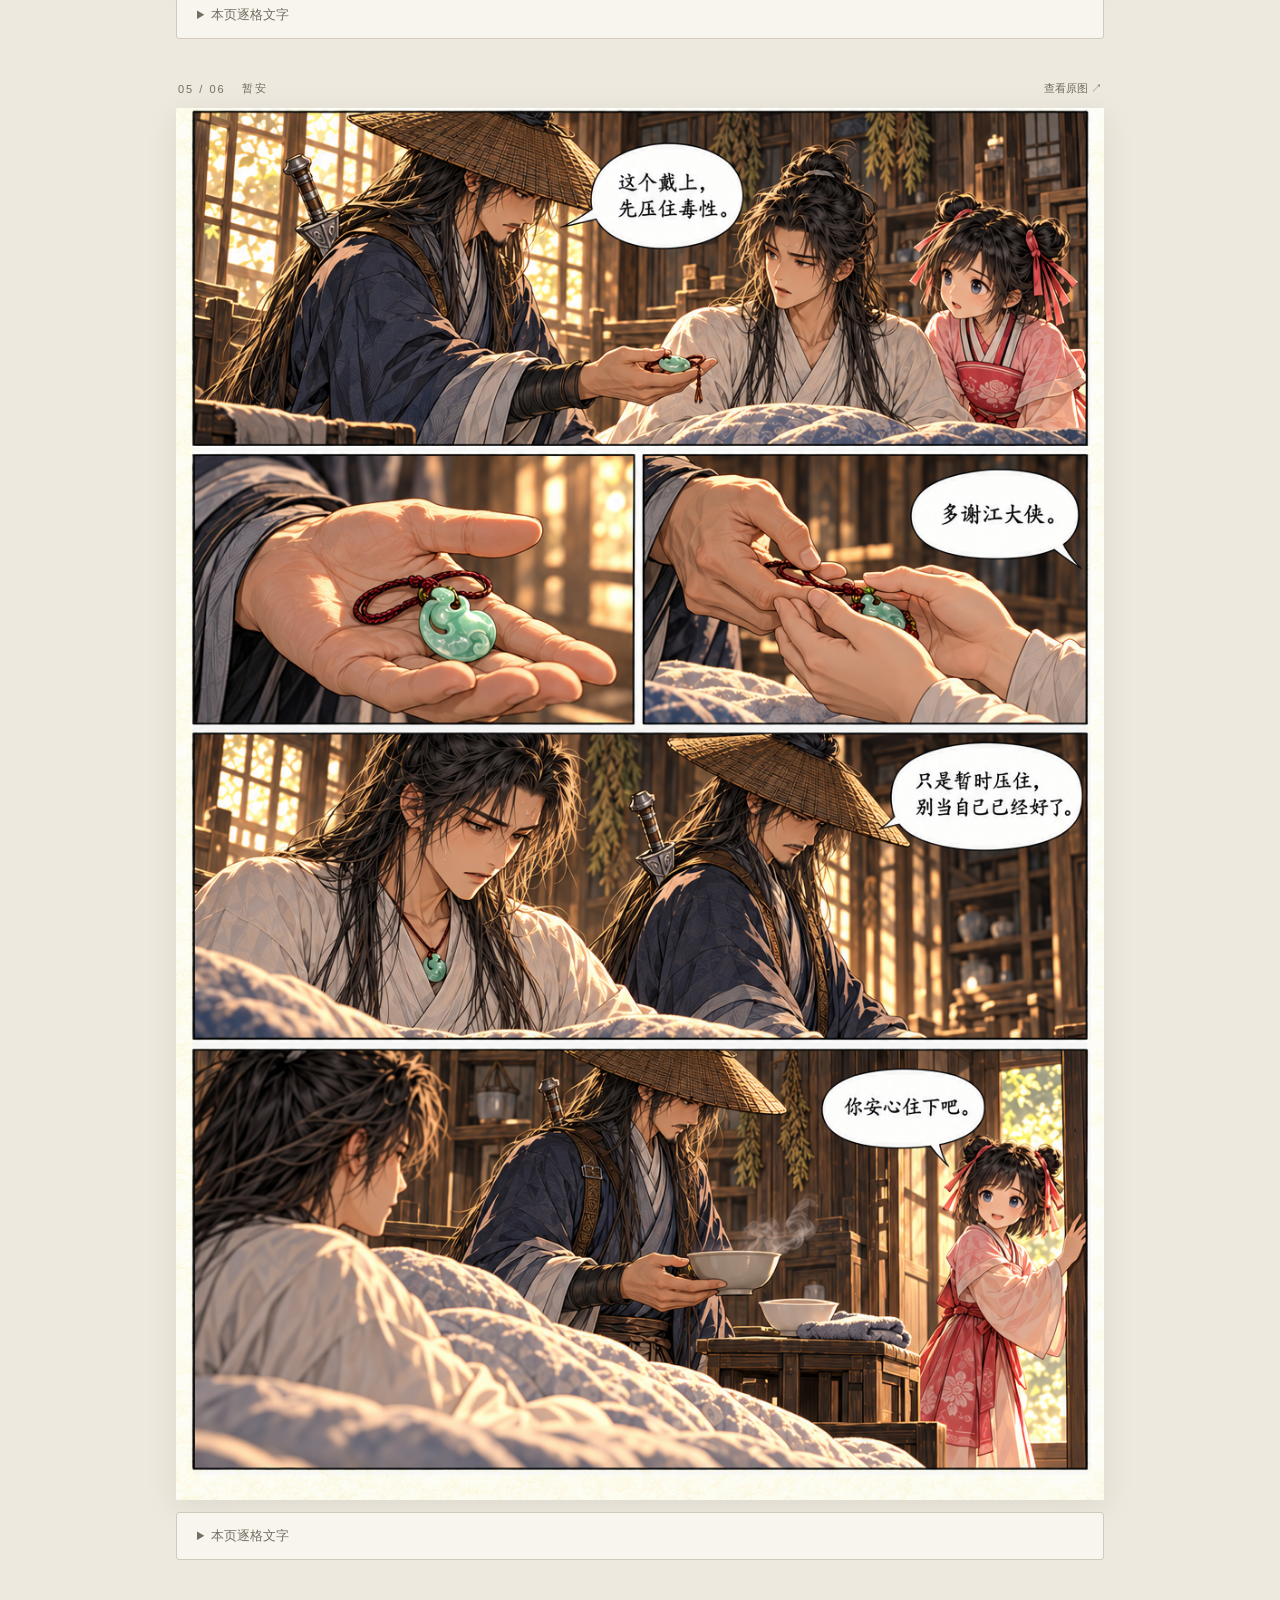
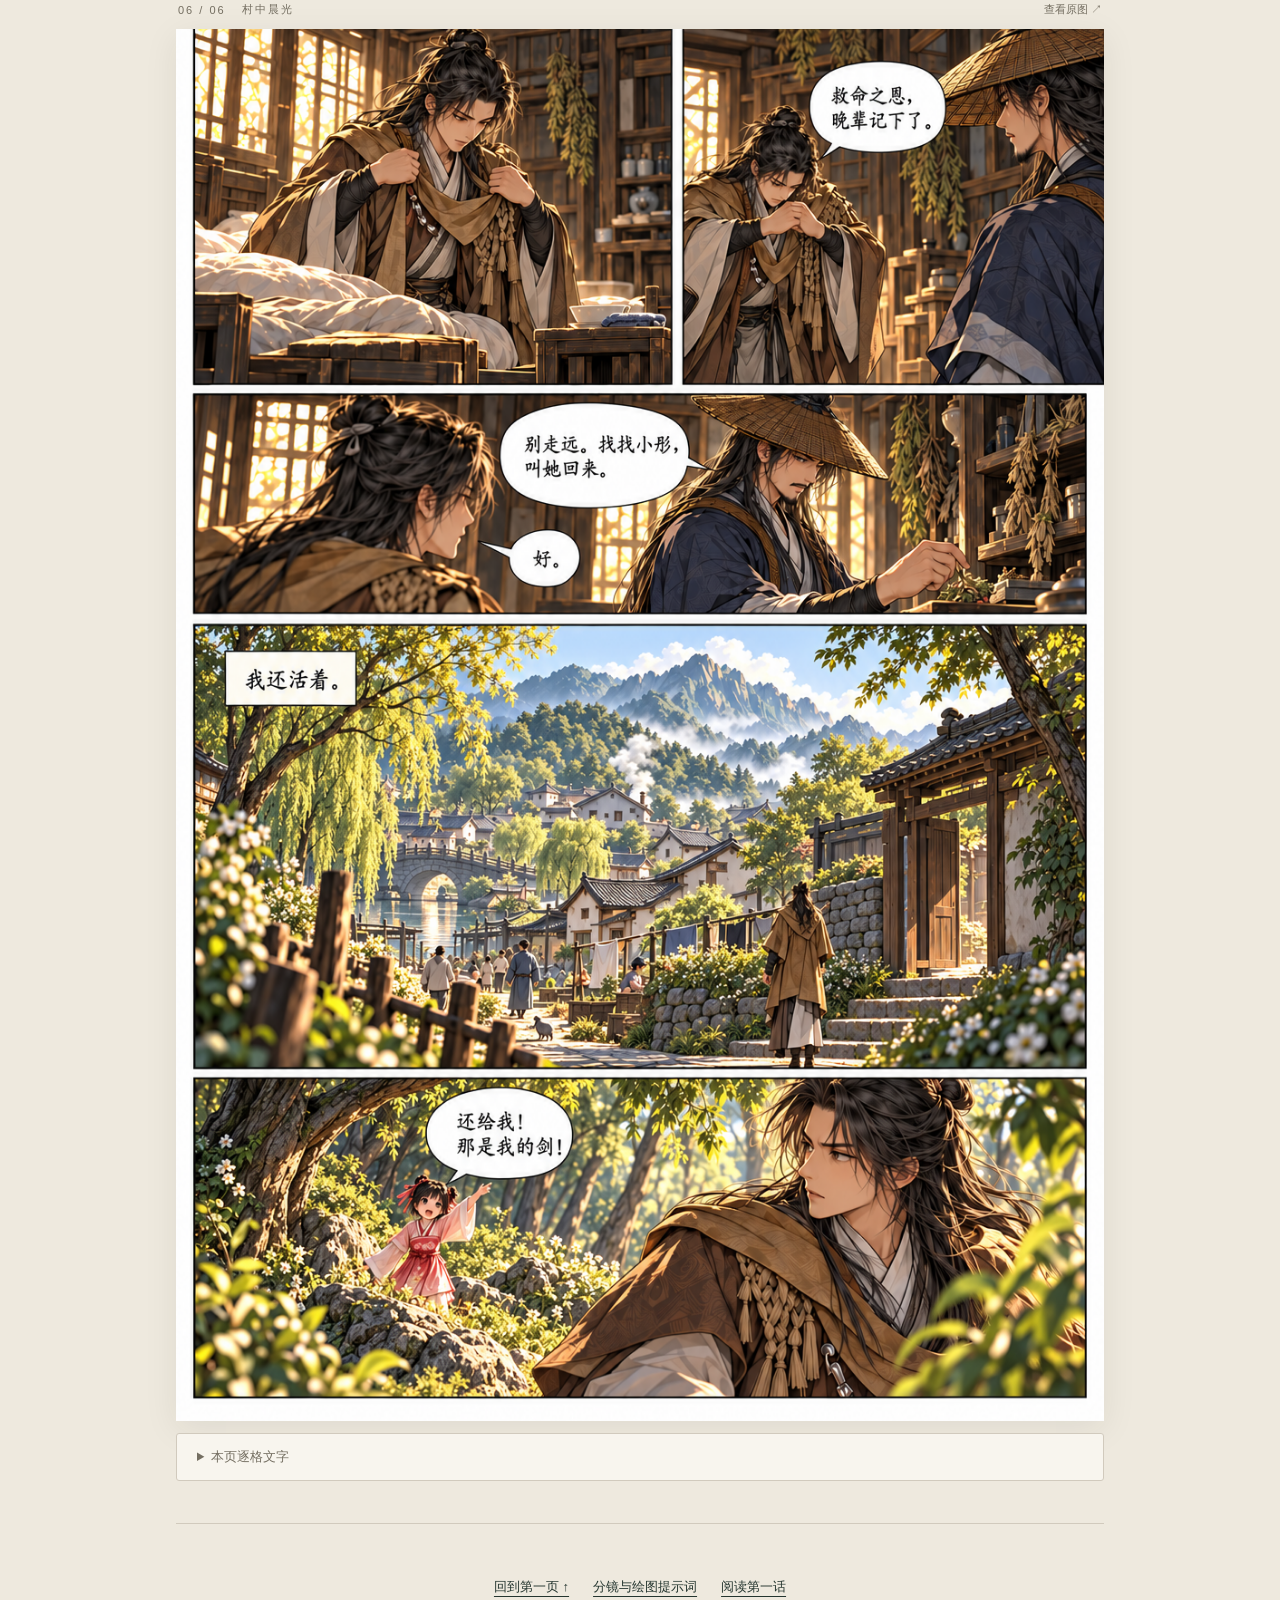
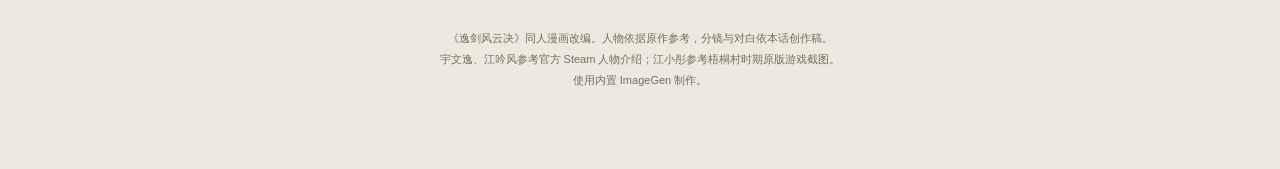
<file: volume-01/episode-02/index.html>
<!doctype html>
<html lang="zh-CN"><head><meta charset="utf-8"><meta name="viewport" content="width=device-width, initial-scale=1"><meta name="color-scheme" content="light dark"><title>梧桐梦醒 · 第二话</title>
<style>
:root{--paper:#eee9de;--ink:#24352f;--muted:#746e61;--line:#d1cabd;--accent:#8d3a30;--panel:#f8f5ee}*{box-sizing:border-box}html{scroll-behavior:auto;scroll-padding-top:78px}body{margin:0;background:var(--paper);color:var(--ink);font-family:"PingFang SC","Noto Sans CJK SC",sans-serif}.top{position:sticky;top:0;z-index:10;backdrop-filter:blur(16px);background:color-mix(in srgb,var(--paper) 92%,transparent);border-bottom:1px solid var(--line)}.bar{max-width:1120px;margin:auto;min-height:64px;padding:12px 24px;display:flex;align-items:center;gap:20px}.brand{font-family:"Songti SC",serif;font-size:18px;letter-spacing:3px;white-space:nowrap}.tag{color:var(--muted);font-size:12px;letter-spacing:1px}.tools{margin-left:auto;display:flex;gap:8px;align-items:center}button,select{font:inherit;font-size:12px;border:1px solid var(--line);border-radius:4px;padding:7px 10px;color:var(--ink);background:var(--panel);cursor:pointer}button:hover{border-color:var(--ink)}.progress{height:2px;background:var(--accent);width:0;transition:width .15s}header{max-width:960px;margin:48px auto 36px;padding:0 22px}.eyebrow{font-size:11px;letter-spacing:4px;color:var(--accent)}h1{font-family:"Songti SC","STSong",serif;font-weight:600;font-size:clamp(32px,5vw,52px);letter-spacing:5px;margin:16px 0}.intro{max-width:640px;line-height:1.9;font-size:14px;color:var(--muted)}.meta{display:flex;gap:22px;font-size:11px;letter-spacing:1px;margin-top:24px;color:var(--muted)}main{max-width:960px;margin:auto;padding:0 16px}.page{margin:0 0 42px}.page-label{display:flex;gap:16px;align-items:center;font-size:11px;letter-spacing:2px;padding:0 2px 12px;color:var(--muted)}.page-label a{margin-left:auto;color:inherit;text-decoration:none;letter-spacing:0}.page img{display:block;width:100%;height:auto;background:var(--panel);box-shadow:0 8px 32px #25251c14}.transcript{font-size:13px;background:var(--panel);border:1px solid var(--line);padding:14px 20px;margin-top:12px;border-radius:3px}.transcript summary{cursor:pointer;color:var(--muted)}.transcript p{display:flex;gap:18px;line-height:1.9}.transcript b{font-size:10px;color:var(--accent);padding-top:4px}.end{border-top:1px solid var(--line);max-width:928px;margin:4px auto 48px;padding:30px 22px;text-align:center}.end strong{font-family:"Songti SC",serif;font-size:25px;letter-spacing:4px}.end p{font-size:13px;color:var(--muted);line-height:1.9}.downloads{display:flex;justify-content:center;gap:24px;margin:24px 0}.downloads a{color:var(--ink);font-size:13px;text-underline-offset:5px}.credits{max-width:700px;margin:32px auto 0;font-size:11px!important;line-height:1.9!important}.credits a{color:inherit}body.dark{--paper:#181c1b;--ink:#e4e1d6;--muted:#aaa799;--line:#343c38;--accent:#b68a62;--panel:#222925}body.wide main{max-width:1280px}
@media(max-width:600px){.bar{padding:10px 12px;gap:8px}.brand{font-size:15px;letter-spacing:1px}.tag{display:none}.tools{gap:4px}button,select{padding:6px}.tools .width{display:none}header{margin-top:30px;padding:0 18px}main{padding:0 6px}.page{margin-bottom:26px}.page-label{padding-left:8px;padding-right:8px}h1{letter-spacing:2px}.downloads{flex-wrap:wrap}.meta{gap:14px}}
@media(prefers-reduced-motion:reduce){html{scroll-behavior:auto}.progress{transition:none}}
@media print{@page{size:A4 portrait;margin:0}body{background:white}.top,header,.page-label,.transcript,.end{display:none!important}main{max-width:none;padding:0}.page{margin:0;break-after:page;height:297mm;display:flex;align-items:center;justify-content:center}.page:last-child{break-after:auto}.page img{width:198mm;max-height:297mm;object-fit:contain;box-shadow:none}}
</style></head><body>
<div class="top"><div class="bar"><div class="brand">逸剑风云决</div><span class="tag">同人漫画 · 第一卷</span><div class="tools"><select id="jump" aria-label="跳转页码"><option value="1">第 1 页</option><option value="2">第 2 页</option><option value="3">第 3 页</option><option value="4">第 4 页</option><option value="5">第 5 页</option><option value="6">第 6 页</option></select><button class="width" id="width">宽屏阅读</button><button id="theme" aria-label="切换深色背景">夜读</button></div></div><div class="progress" id="progress"></div></div>
<header><div class="eyebrow">第一卷 · 初入江湖 / 第002话</div><h1>梧桐梦醒</h1><p class="intro">窗外晨光照常，梦里的呼喊仍未散去。<br>在陌生的床榻上，少年终于听见了自己的处境。</p><div class="meta"><span>全彩试读版</span><span>6 页 · 30 格</span><span>从左到右，自上而下</span></div><p id="revision-v3-notice"><a style="color:var(--accent)" href="../revision-v3/episode-02/index.html">全话动作重绘版已完成：阅读新版并对照原稿 →</a></p></header>
<main><section class="page" id="page-1" data-page="1" aria-label="第1页 梦醒"><div class="page-label"><span>01 / 06</span><span>梦醒</span><a href="assets/page-01.png" target="_blank" rel="noopener">查看原图 ↗</a></div><img src="assets/page-01.png" width="1024" height="1536" alt="第1页：梦醒。对白见下方逐格文字。" loading="eager"><details class="transcript"><summary>本页逐格文字</summary><p><b>01</b><span>画外呼喊：快走！</span></p><p><b>02</b><span>（无对白）</span></p><p><b>03</b><span>宇文逸：……这是哪里？</span></p><p><b>04</b><span>江小彤：你醒啦？</span></p><p><b>05</b><span>江小彤：先别乱动，我去叫爹爹！</span></p></details></section>
<section class="page" id="page-2" data-page="2" aria-label="第2页 初识"><div class="page-label"><span>02 / 06</span><span>初识</span><a href="assets/page-02.png" target="_blank" rel="noopener">查看原图 ↗</a></div><img src="assets/page-02.png" width="1024" height="1536" alt="第2页：初识。对白见下方逐格文字。" loading="lazy"><details class="transcript"><summary>本页逐格文字</summary><p><b>01</b><span>江小彤：爹爹！他醒了！</span></p><p><b>02</b><span>宇文逸：姑娘，这是何处？</span></p><p><b>03</b><span>江小彤：梧桐村。我叫江小彤。</span></p><p><b>04</b><span>江吟风：醒了，就别急着起来。</span></p><p><b>05</b><span>宇文逸：晚辈宇文逸。多谢先生相救。<br>江吟风：江吟风。先把气喘匀了。</span></p></details></section>
<section class="page" id="page-3" data-page="3" aria-label="第3页 只有我"><div class="page-label"><span>03 / 06</span><span>只有我</span><a href="assets/page-03.png" target="_blank" rel="noopener">查看原图 ↗</a></div><img src="assets/page-03.png" width="1024" height="1536" alt="第3页：只有我。对白见下方逐格文字。" loading="lazy"><details class="transcript"><summary>本页逐格文字</summary><p><b>01</b><span>宇文逸：是清虚道长送我来的？<br>江吟风：是他。把你送到这里求医。</span></p><p><b>02</b><span>宇文逸：那与我同行的人呢？</span></p><p><b>03</b><span>（无对白）</span></p><p><b>04</b><span>江吟风：清虚带回来的，只有你。</span></p><p><b>05</b><span>宇文逸：只有……我？</span></p></details></section>
<section class="page" id="page-4" data-page="4" aria-label="第4页 寒毒"><div class="page-label"><span>04 / 06</span><span>寒毒</span><a href="assets/page-04.png" target="_blank" rel="noopener">查看原图 ↗</a></div><img src="assets/page-04.png" width="1024" height="1536" alt="第4页：寒毒。对白见下方逐格文字。" loading="lazy"><details class="transcript"><summary>本页逐格文字</summary><p><b>01</b><span>（无对白）</span></p><p><b>02</b><span>宇文逸：咳……！</span></p><p><b>03</b><span>江吟风：别乱动，缓缓吐气。<br>江小彤：爹，他怎么了？</span></p><p><b>04</b><span>江吟风：寒冰蟾之毒，还在他体内。</span></p><p><b>05</b><span>宇文逸：我这毒……能解吗？<br>江吟风：能不能救，先看你肯不肯听话。</span></p></details></section>
<section class="page" id="page-5" data-page="5" aria-label="第5页 暂安"><div class="page-label"><span>05 / 06</span><span>暂安</span><a href="assets/page-05.png" target="_blank" rel="noopener">查看原图 ↗</a></div><img src="assets/page-05.png" width="1024" height="1536" alt="第5页：暂安。对白见下方逐格文字。" loading="lazy"><details class="transcript"><summary>本页逐格文字</summary><p><b>01</b><span>江吟风：这个戴上，先压住毒性。</span></p><p><b>02</b><span>（无对白）</span></p><p><b>03</b><span>宇文逸：多谢江大侠。</span></p><p><b>04</b><span>江吟风：只是暂时压住，别当自己已经好了。</span></p><p><b>05</b><span>江小彤：你安心住下吧。</span></p></details></section>
<section class="page" id="page-6" data-page="6" aria-label="第6页 村中晨光"><div class="page-label"><span>06 / 06</span><span>村中晨光</span><a href="assets/page-06.png" target="_blank" rel="noopener">查看原图 ↗</a></div><img src="assets/page-06.png" width="1024" height="1536" alt="第6页：村中晨光。对白见下方逐格文字。" loading="lazy"><details class="transcript"><summary>本页逐格文字</summary><p><b>01</b><span>（无对白）</span></p><p><b>02</b><span>宇文逸：救命之恩，晚辈记下了。</span></p><p><b>03</b><span>江吟风：别走远。找找小彤，叫她回来。<br>宇文逸：好。</span></p><p><b>04</b><span>宇文逸：我还活着。</span></p><p><b>05</b><span>江小彤：还给我！那是我的剑！</span></p></details></section></main>
<footer class="end"><div class="downloads"><a href="#page-1">回到第一页 ↑</a><a href="episode.json" download>分镜与绘图提示词</a><a href="../episode-01/expanded-v2/index.html">阅读第一话</a></div><p class="credits">《逸剑风云决》同人漫画改编。人物依据原作参考，分镜与对白依本话创作稿。<br>宇文逸、江吟风参考官方 Steam 人物介绍；江小彤参考梧桐村时期原版游戏截图。<br>使用内置 ImageGen 制作。</p></footer>
<script>
const jump=document.getElementById('jump'),sections=[...document.querySelectorAll('.page')];
jump.addEventListener('change',()=>document.getElementById('page-'+jump.value).scrollIntoView({behavior:'instant',block:'start'}));
document.getElementById('theme').addEventListener('click',e=>{const on=document.body.classList.toggle('dark');e.target.textContent=on?'日读':'夜读'});
document.getElementById('width').addEventListener('click',e=>{const on=document.body.classList.toggle('wide');e.target.textContent=on?'标准宽度':'宽屏阅读'});
function update(){const top=window.scrollY,span=document.documentElement.scrollHeight-innerHeight;document.getElementById('progress').style.width=(span>0?Math.min(100,100*top/span):100)+'%';let current=1;sections.forEach(s=>{if(s.getBoundingClientRect().top<innerHeight*.42)current=Number(s.dataset.page)});if(document.activeElement!==jump)jump.value=current;}
addEventListener('scroll',update,{passive:true});addEventListener('resize',update);update();
document.addEventListener('keydown',e=>{if(['SELECT','INPUT','TEXTAREA'].includes(document.activeElement.tagName))return;if(e.key==='ArrowRight'||e.key==='ArrowLeft'){e.preventDefault();const next=Math.max(1,Math.min(6,Number(jump.value)+(e.key==='ArrowRight'?1:-1)));document.getElementById('page-'+next).scrollIntoView({behavior:'instant',block:'start'});}});
</script></body></html>
</file>
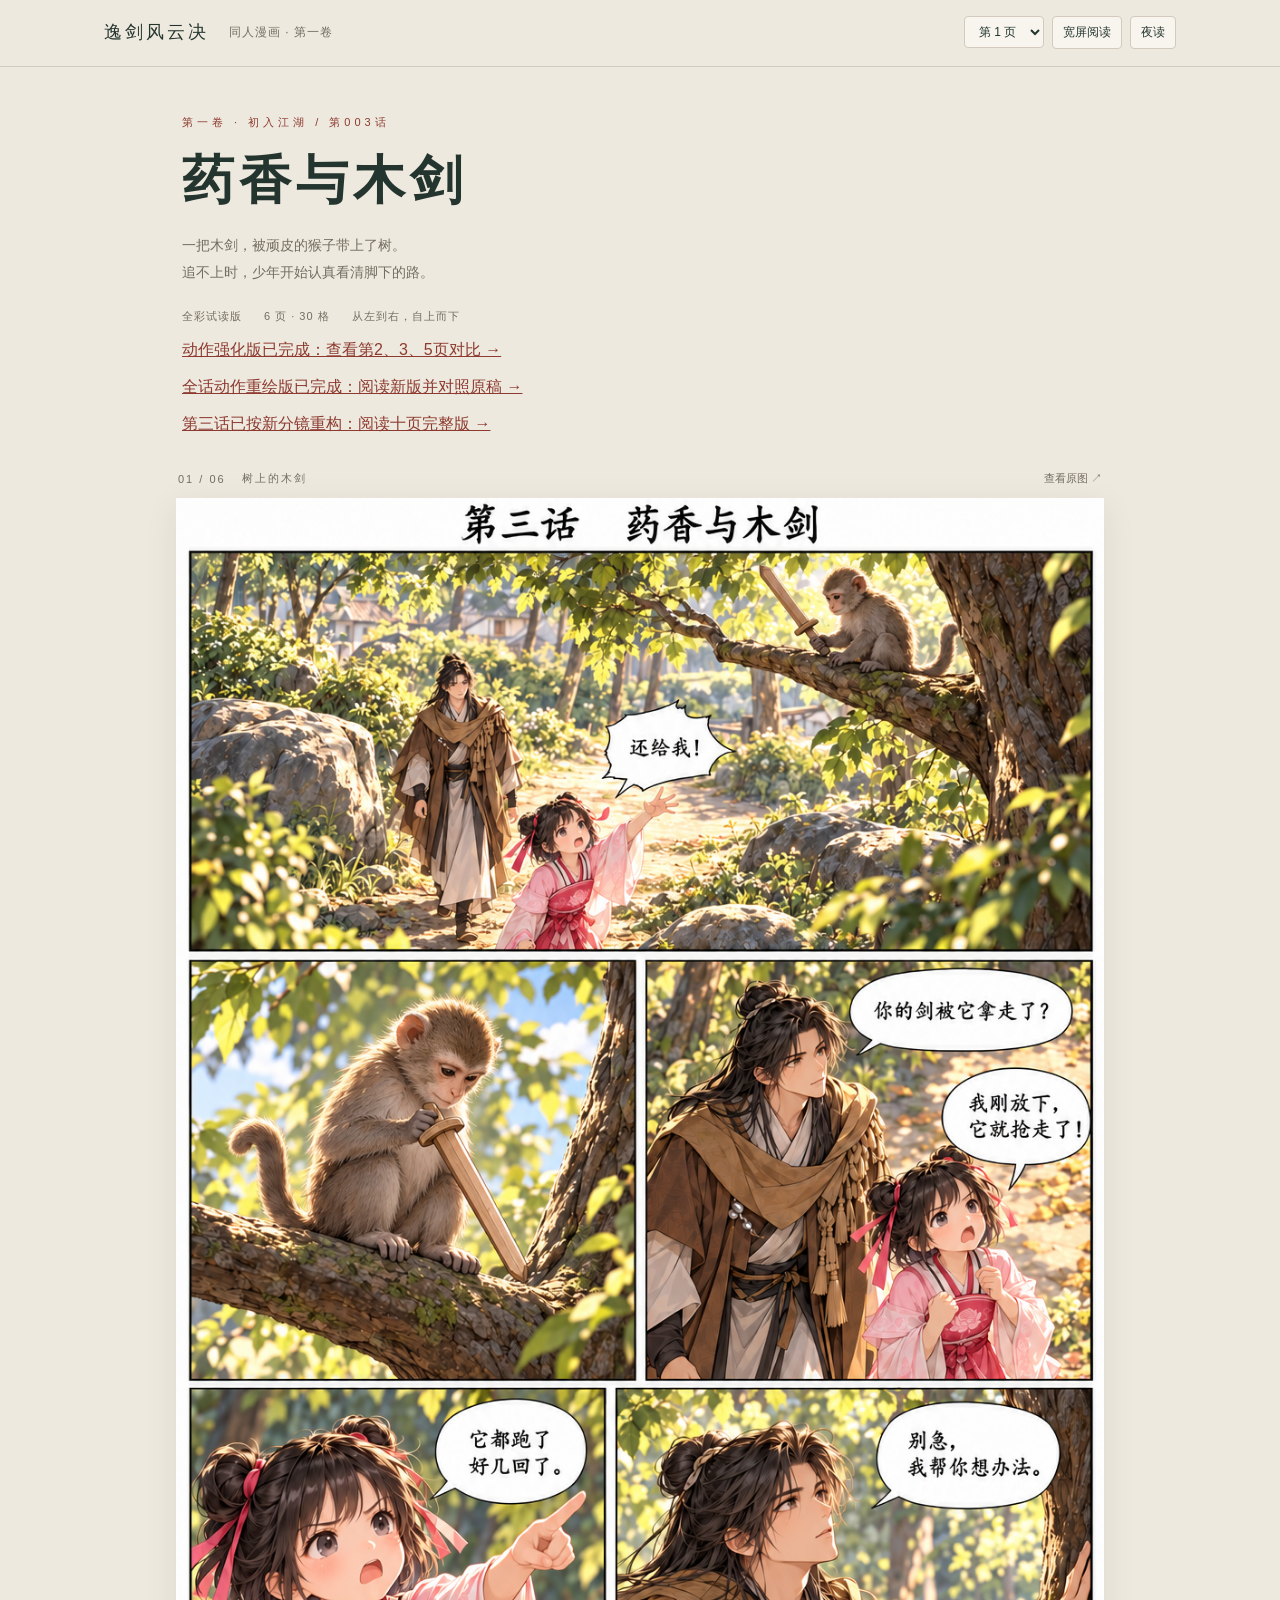
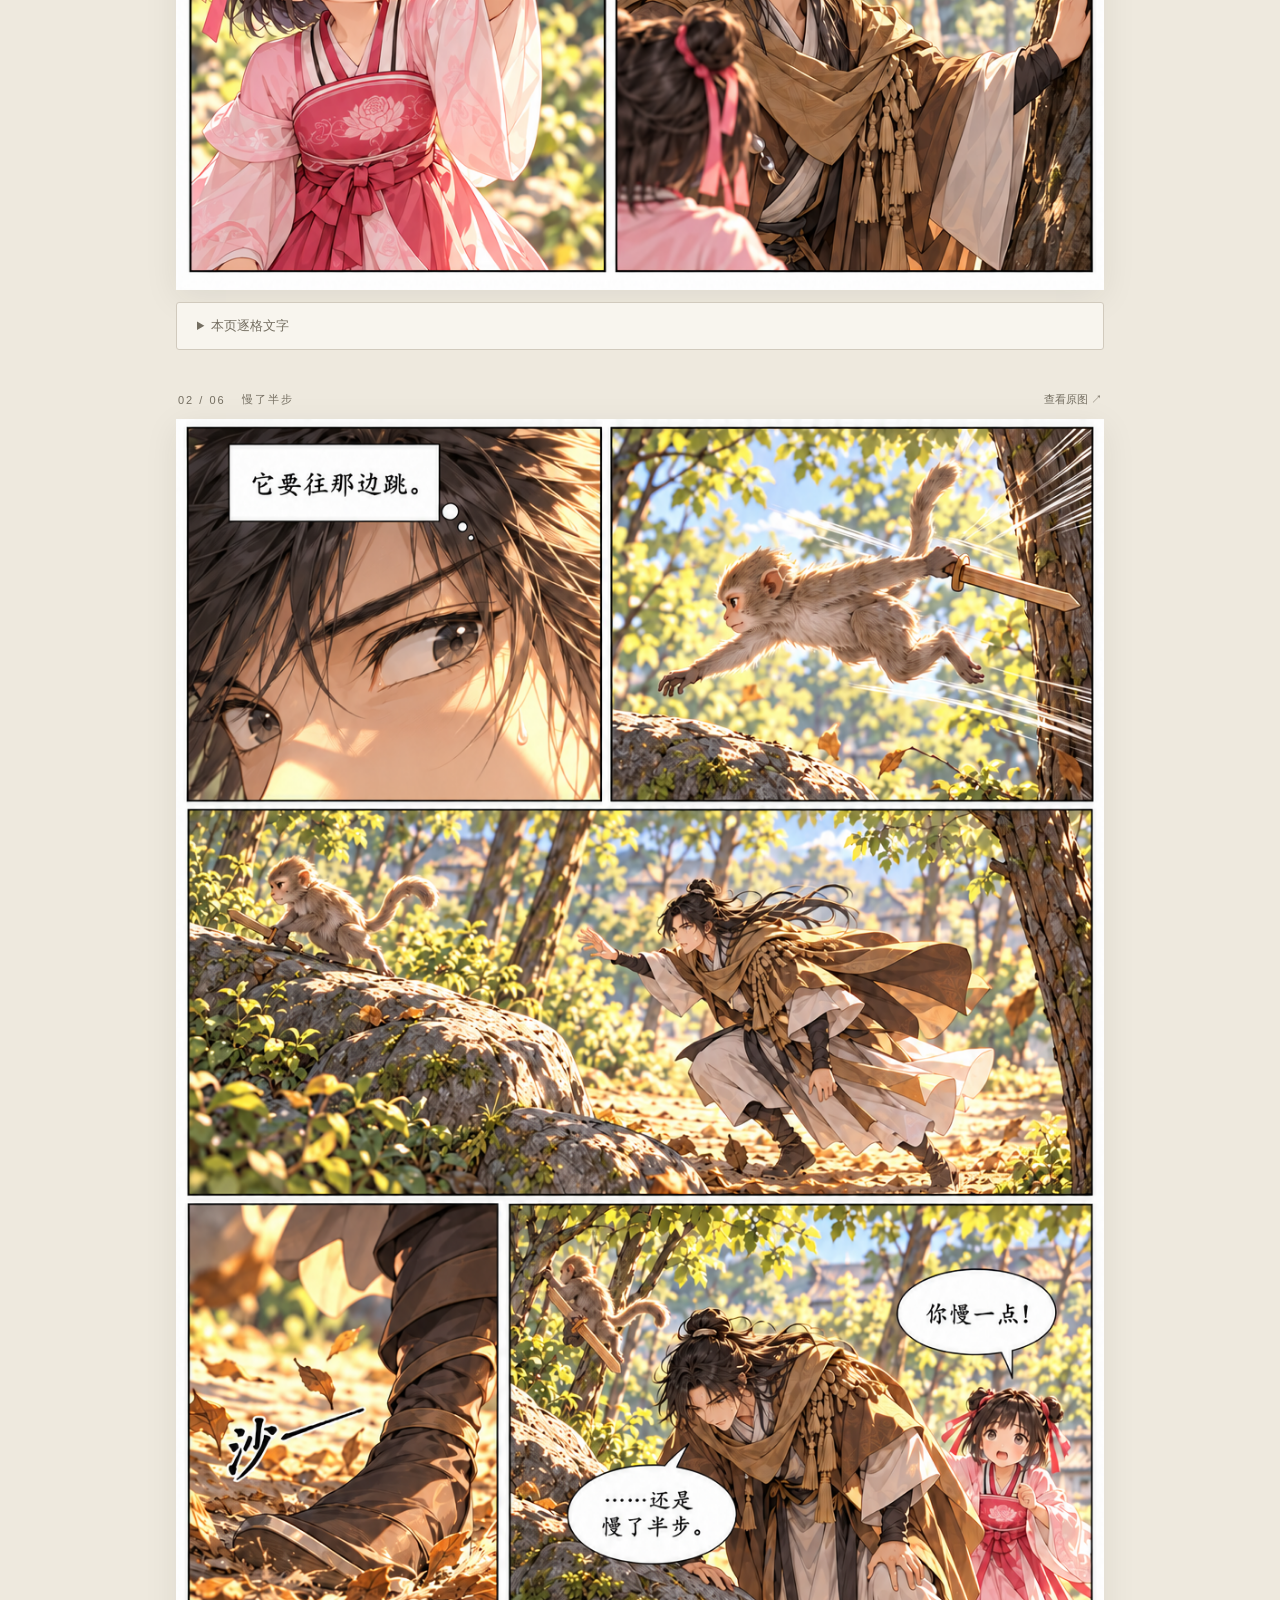
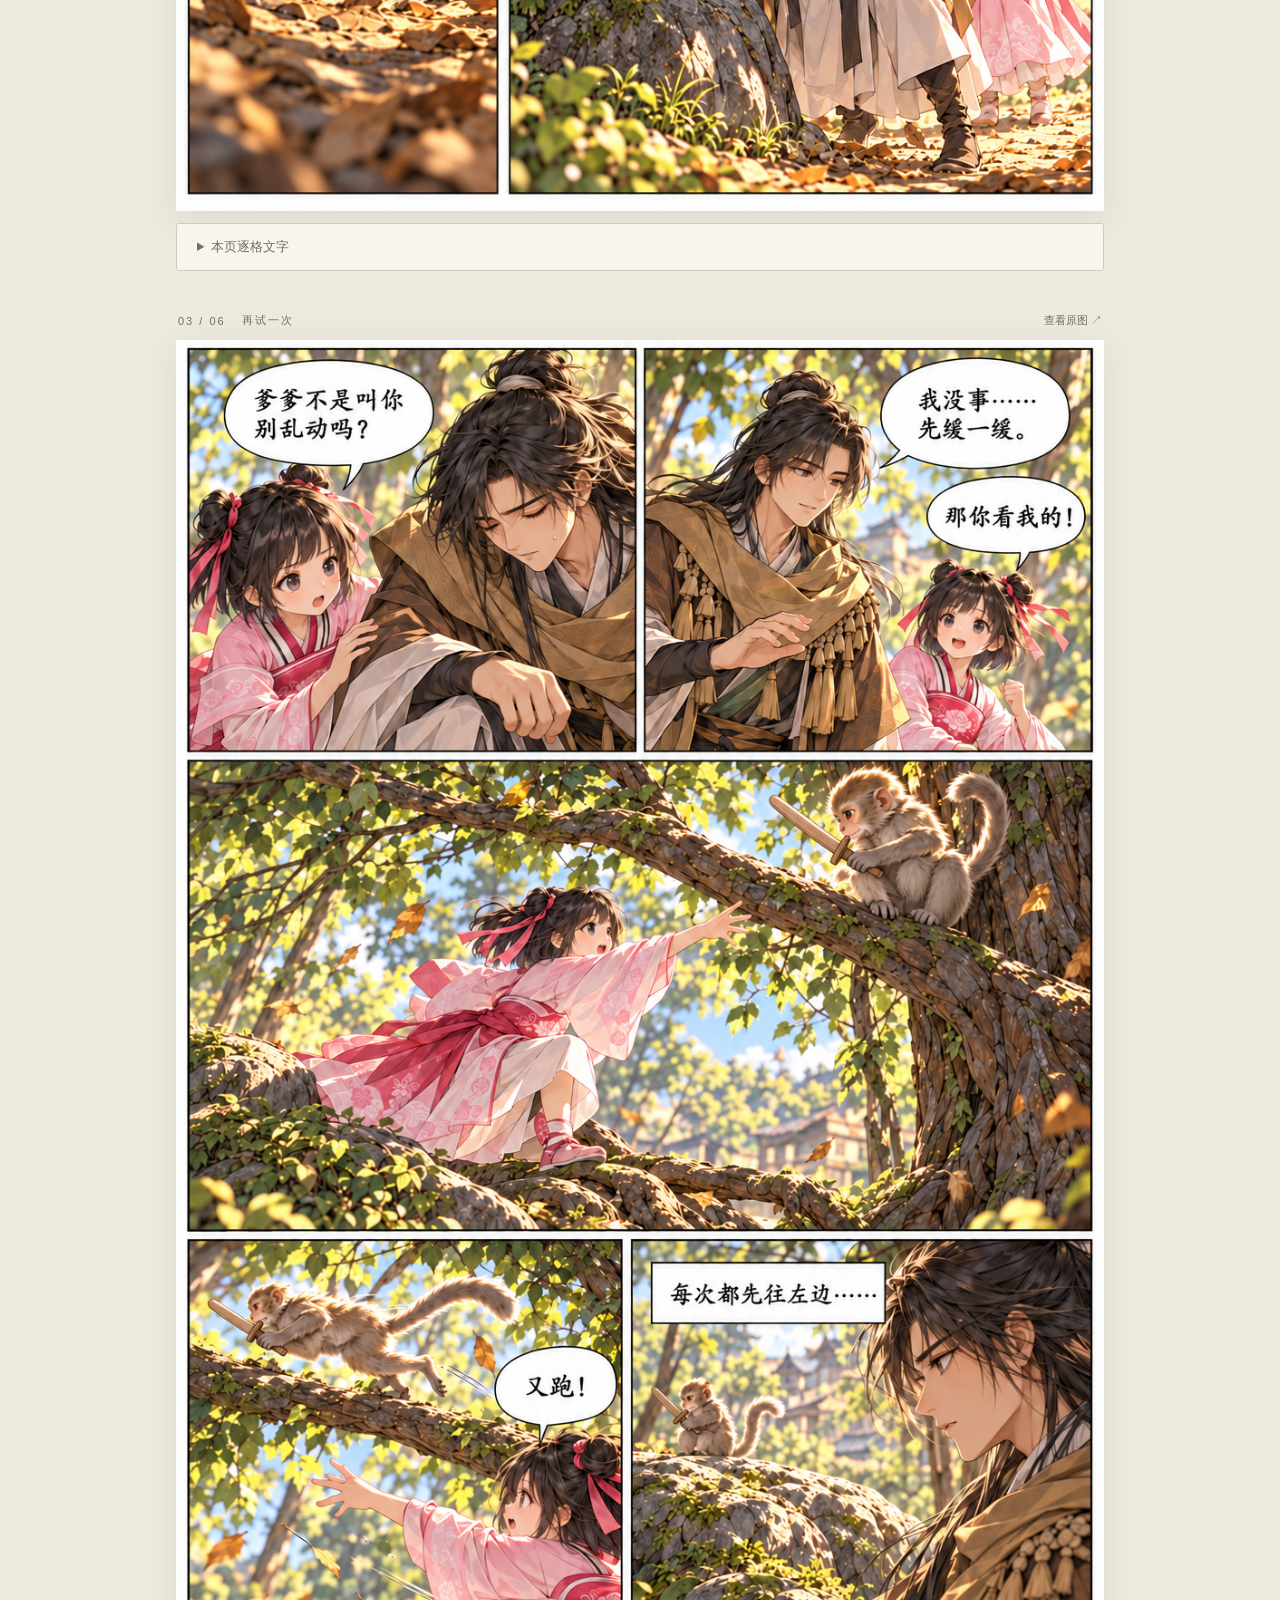
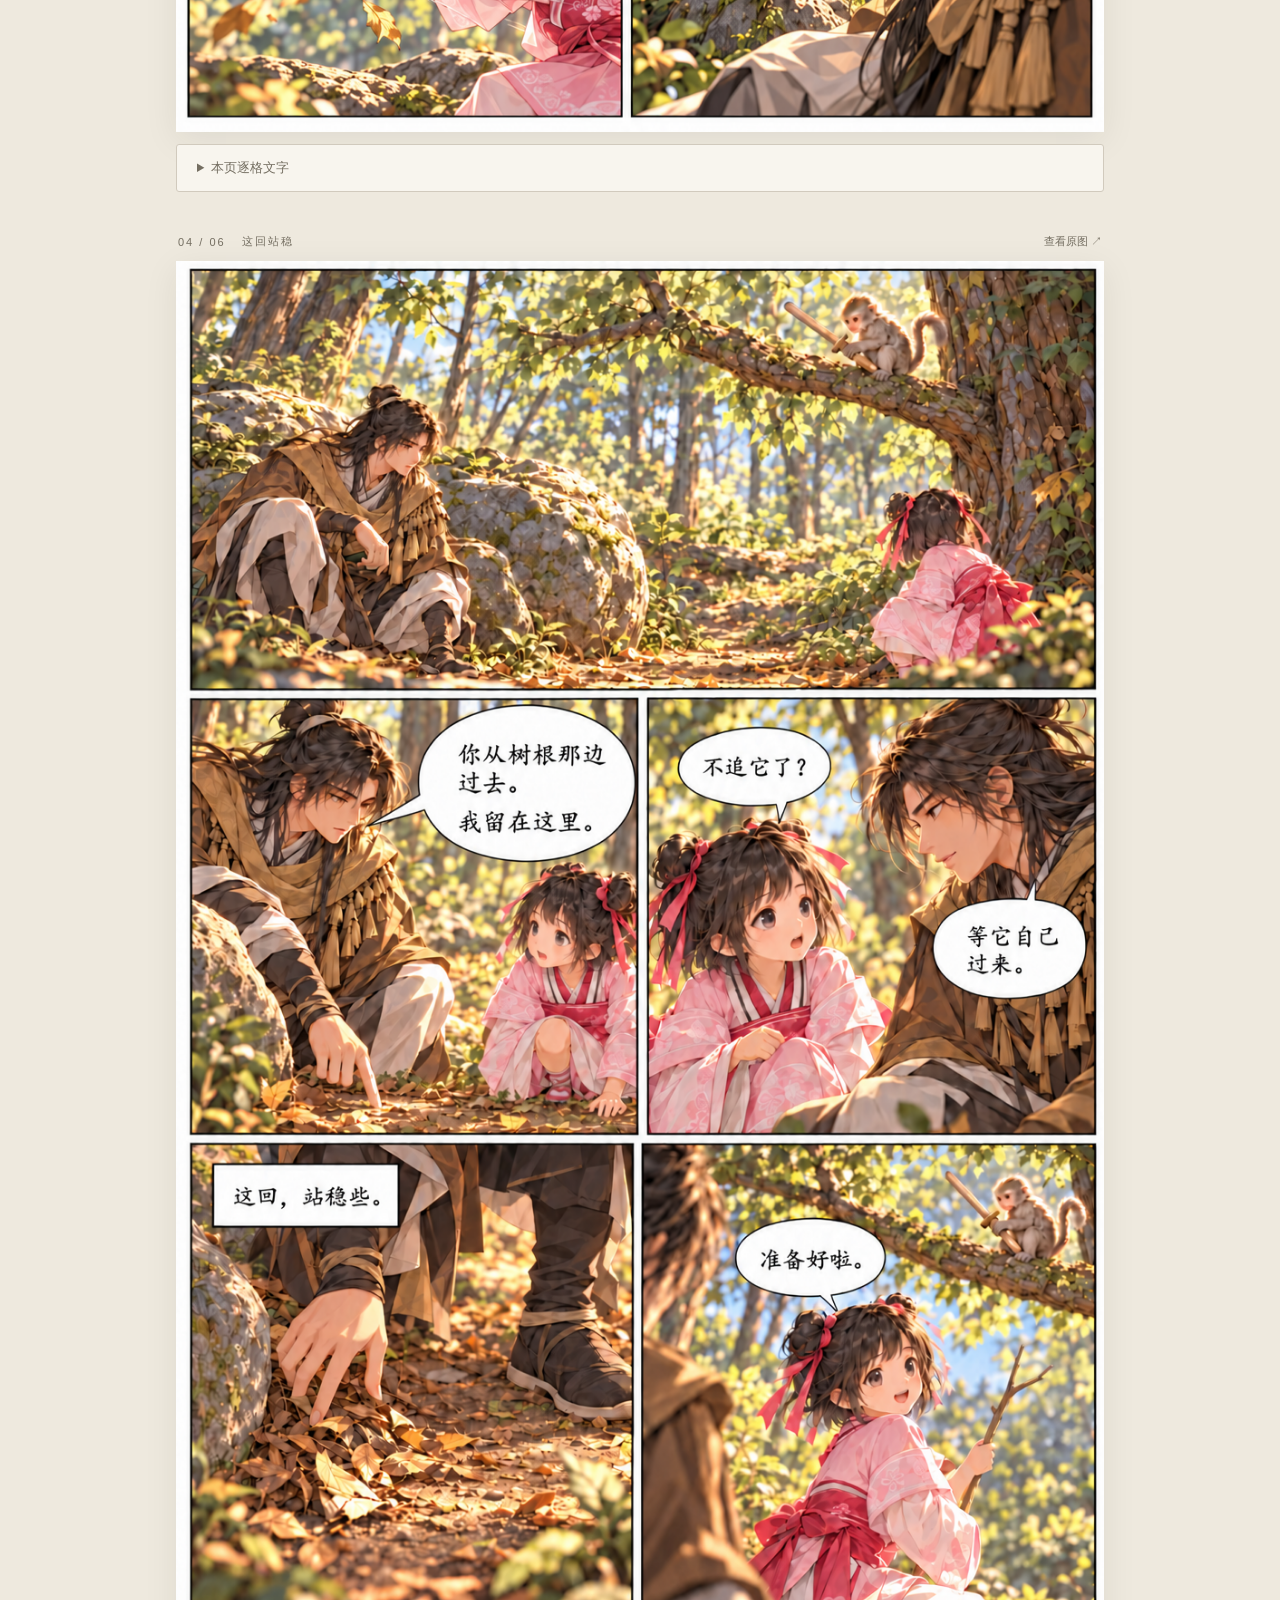
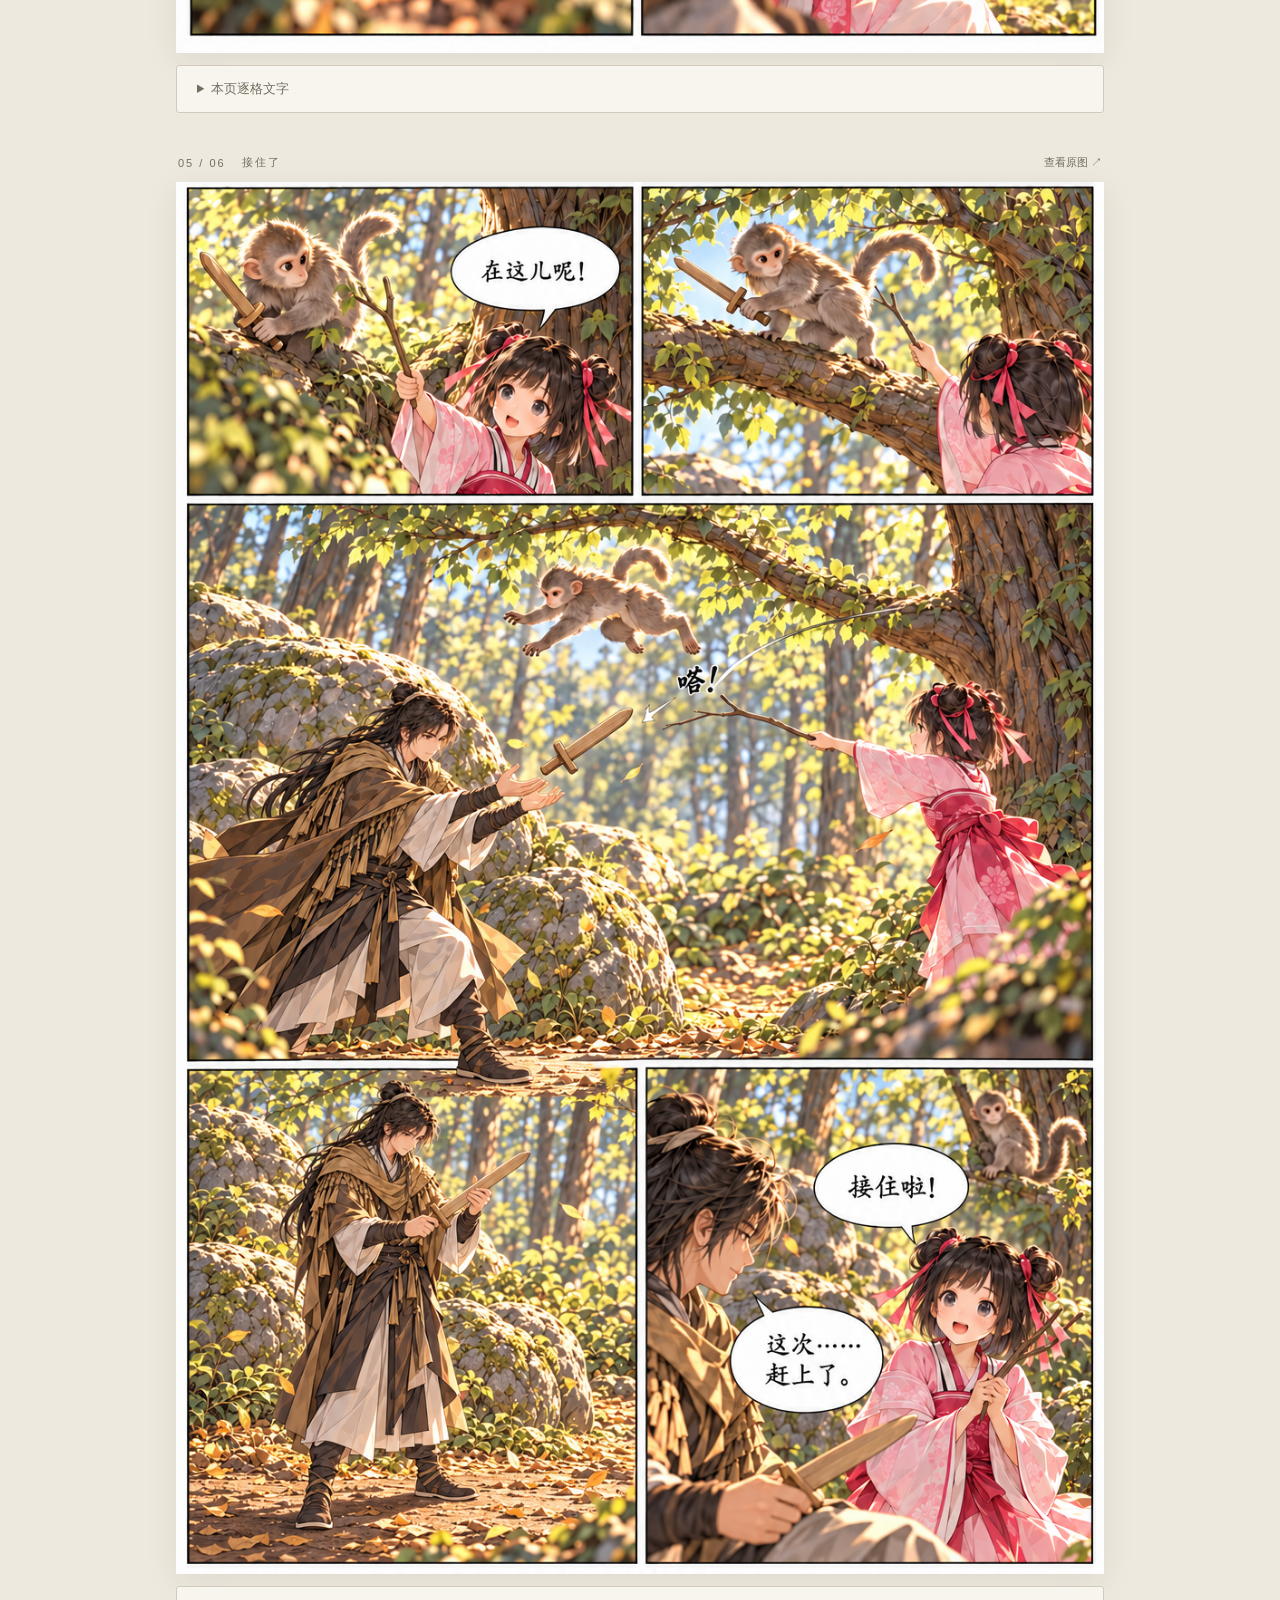
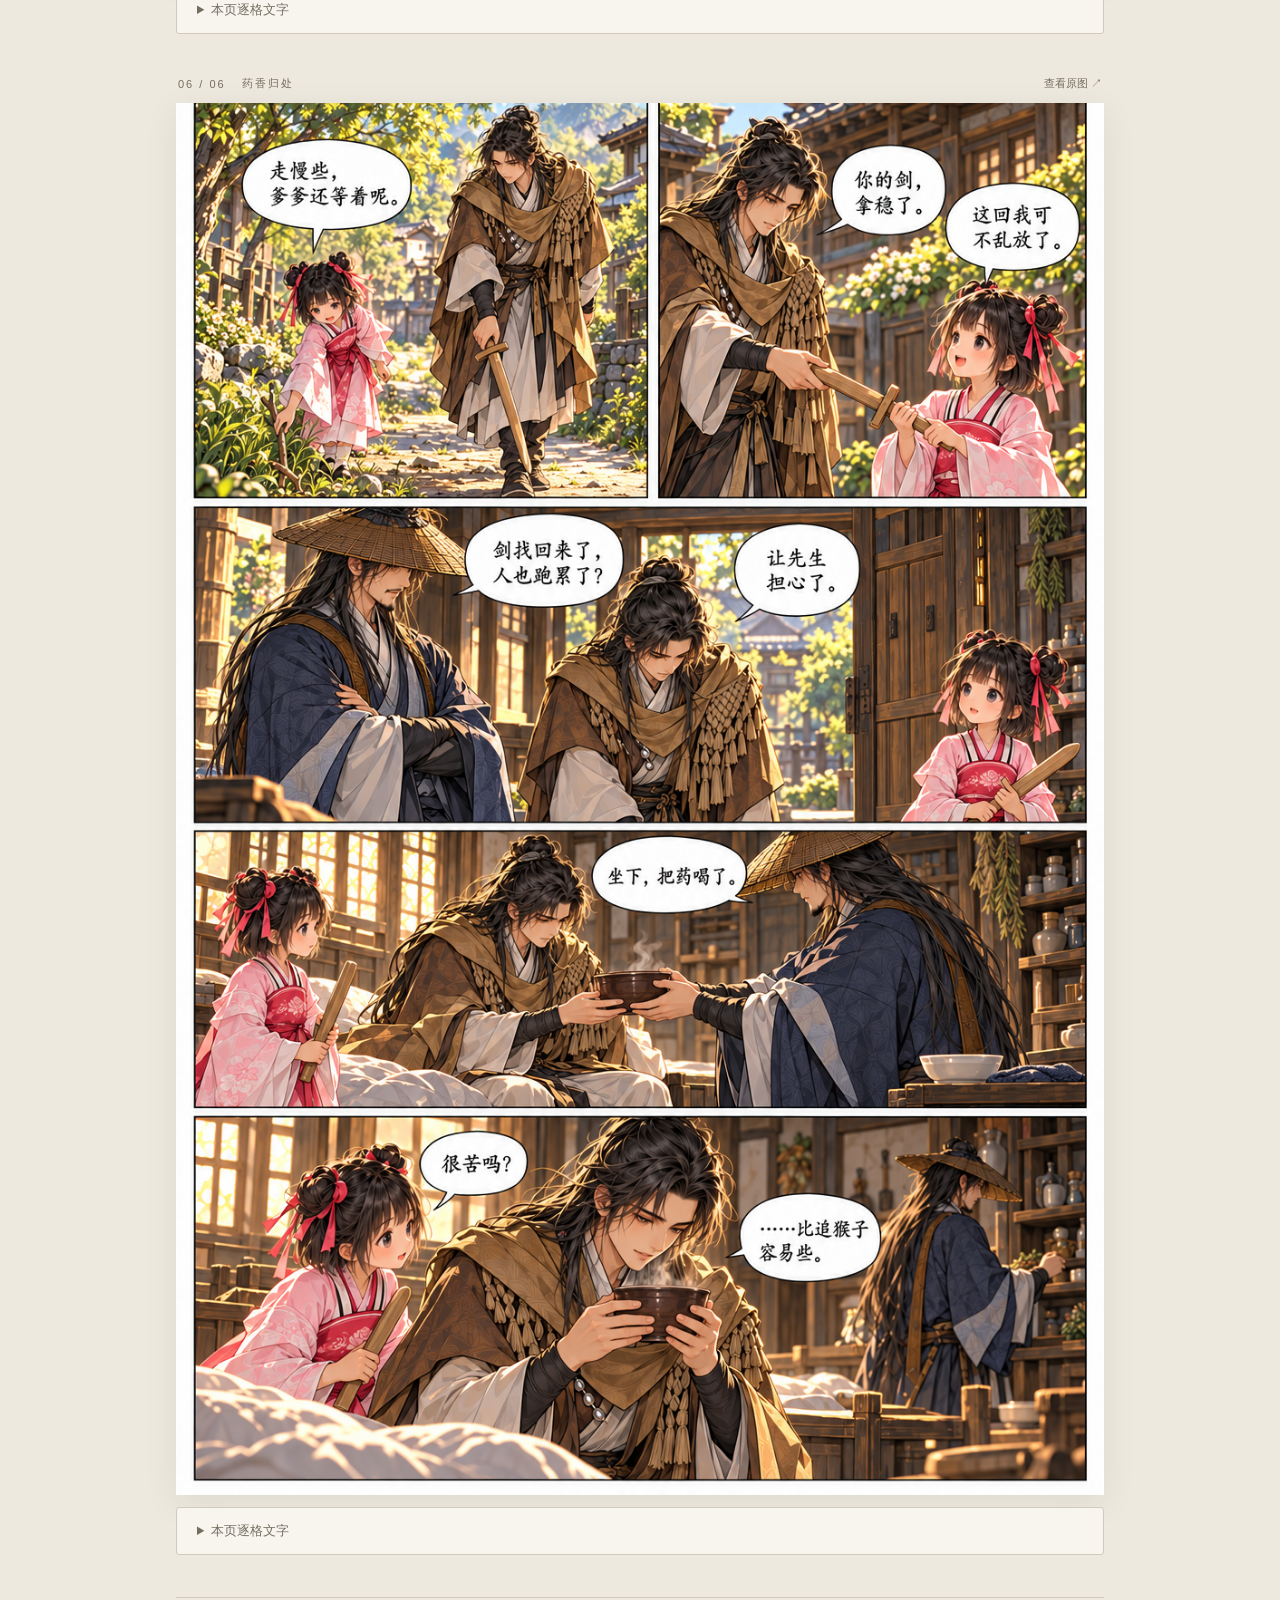
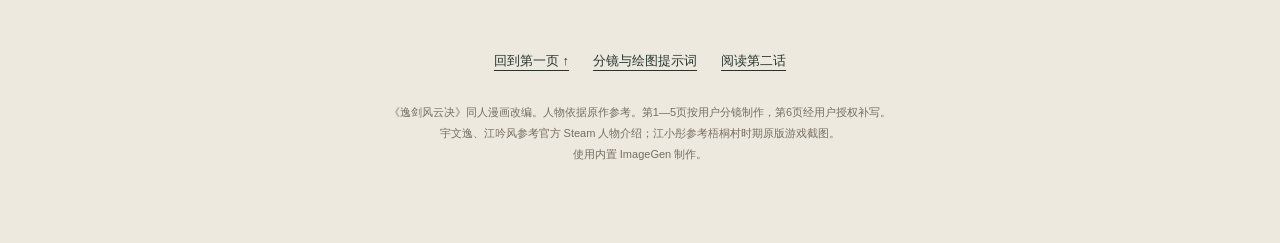
<file: volume-01/episode-03/index.html>
<!doctype html>
<html lang="zh-CN"><head><meta charset="utf-8"><meta name="viewport" content="width=device-width, initial-scale=1"><meta name="color-scheme" content="light dark"><title>药香与木剑 · 第三话</title>
<style>
:root{--paper:#eee9de;--ink:#24352f;--muted:#746e61;--line:#d1cabd;--accent:#8d3a30;--panel:#f8f5ee}*{box-sizing:border-box}html{scroll-behavior:auto;scroll-padding-top:78px}body{margin:0;background:var(--paper);color:var(--ink);font-family:"PingFang SC","Noto Sans CJK SC",sans-serif}.top{position:sticky;top:0;z-index:10;backdrop-filter:blur(16px);background:color-mix(in srgb,var(--paper) 92%,transparent);border-bottom:1px solid var(--line)}.bar{max-width:1120px;margin:auto;min-height:64px;padding:12px 24px;display:flex;align-items:center;gap:20px}.brand{font-family:"Songti SC",serif;font-size:18px;letter-spacing:3px;white-space:nowrap}.tag{color:var(--muted);font-size:12px;letter-spacing:1px}.tools{margin-left:auto;display:flex;gap:8px;align-items:center}button,select{font:inherit;font-size:12px;border:1px solid var(--line);border-radius:4px;padding:7px 10px;color:var(--ink);background:var(--panel);cursor:pointer}button:hover{border-color:var(--ink)}.progress{height:2px;background:var(--accent);width:0;transition:width .15s}header{max-width:960px;margin:48px auto 36px;padding:0 22px}.eyebrow{font-size:11px;letter-spacing:4px;color:var(--accent)}h1{font-family:"Songti SC","STSong",serif;font-weight:600;font-size:clamp(32px,5vw,52px);letter-spacing:5px;margin:16px 0}.intro{max-width:640px;line-height:1.9;font-size:14px;color:var(--muted)}.meta{display:flex;gap:22px;font-size:11px;letter-spacing:1px;margin-top:24px;color:var(--muted)}main{max-width:960px;margin:auto;padding:0 16px}.page{margin:0 0 42px}.page-label{display:flex;gap:16px;align-items:center;font-size:11px;letter-spacing:2px;padding:0 2px 12px;color:var(--muted)}.page-label a{margin-left:auto;color:inherit;text-decoration:none;letter-spacing:0}.page img{display:block;width:100%;height:auto;background:var(--panel);box-shadow:0 8px 32px #25251c14}.transcript{font-size:13px;background:var(--panel);border:1px solid var(--line);padding:14px 20px;margin-top:12px;border-radius:3px}.transcript summary{cursor:pointer;color:var(--muted)}.transcript p{display:flex;gap:18px;line-height:1.9}.transcript b{font-size:10px;color:var(--accent);padding-top:4px}.end{border-top:1px solid var(--line);max-width:928px;margin:4px auto 48px;padding:30px 22px;text-align:center}.end strong{font-family:"Songti SC",serif;font-size:25px;letter-spacing:4px}.end p{font-size:13px;color:var(--muted);line-height:1.9}.downloads{display:flex;justify-content:center;gap:24px;margin:24px 0}.downloads a{color:var(--ink);font-size:13px;text-underline-offset:5px}.credits{max-width:700px;margin:32px auto 0;font-size:11px!important;line-height:1.9!important}.credits a{color:inherit}body.dark{--paper:#181c1b;--ink:#e4e1d6;--muted:#aaa799;--line:#343c38;--accent:#b68a62;--panel:#222925}body.wide main{max-width:1280px}
@media(max-width:600px){.bar{padding:10px 12px;gap:8px}.brand{font-size:15px;letter-spacing:1px}.tag{display:none}.tools{gap:4px}button,select{padding:6px}.tools .width{display:none}header{margin-top:30px;padding:0 18px}main{padding:0 6px}.page{margin-bottom:26px}.page-label{padding-left:8px;padding-right:8px}h1{letter-spacing:2px}.downloads{flex-wrap:wrap}.meta{gap:14px}}
@media(prefers-reduced-motion:reduce){html{scroll-behavior:auto}.progress{transition:none}}
@media print{@page{size:A4 portrait;margin:0}body{background:white}.top,header,.page-label,.transcript,.end{display:none!important}main{max-width:none;padding:0}.page{margin:0;break-after:page;height:297mm;display:flex;align-items:center;justify-content:center}.page:last-child{break-after:auto}.page img{width:198mm;max-height:297mm;object-fit:contain;box-shadow:none}}
</style></head><body>
<div class="top"><div class="bar"><div class="brand">逸剑风云决</div><span class="tag">同人漫画 · 第一卷</span><div class="tools"><select id="jump" aria-label="跳转页码"><option value="1">第 1 页</option><option value="2">第 2 页</option><option value="3">第 3 页</option><option value="4">第 4 页</option><option value="5">第 5 页</option><option value="6">第 6 页</option></select><button class="width" id="width">宽屏阅读</button><button id="theme" aria-label="切换深色背景">夜读</button></div></div><div class="progress" id="progress"></div></div>
<header><div class="eyebrow">第一卷 · 初入江湖 / 第003话</div><h1>药香与木剑</h1><p class="intro">一把木剑，被顽皮的猴子带上了树。<br>追不上时，少年开始认真看清脚下的路。</p><div class="meta"><span>全彩试读版</span><span>6 页 · 30 格</span><span>从左到右，自上而下</span></div><p><a style="color:var(--accent)" href="action-v2/compare.html">动作强化版已完成：查看第2、3、5页对比 →</a></p><p id="revision-v3-notice"><a style="color:var(--accent)" href="../revision-v3/episode-03/index.html">全话动作重绘版已完成：阅读新版并对照原稿 →</a></p><p id="reconstruction-v4-notice"><a style="color:var(--accent)" href="reconstruction-v4/index.html">第三话已按新分镜重构：阅读十页完整版 →</a></p></header>
<main><section class="page" id="page-1" data-page="1" aria-label="第1页 树上的木剑"><div class="page-label"><span>01 / 06</span><span>树上的木剑</span><a href="assets/page-01.png" target="_blank" rel="noopener">查看原图 ↗</a></div><img src="assets/page-01.png" width="1024" height="1536" alt="第1页：树上的木剑。对白见下方逐格文字。" loading="eager"><details class="transcript"><summary>本页逐格文字</summary><p><b>01</b><span>江小彤：还给我！</span></p><p><b>02</b><span>（无对白）</span></p><p><b>03</b><span>宇文逸：你的剑被它拿走了？<br>江小彤：我刚放下，它就抢走了！</span></p><p><b>04</b><span>江小彤：它都跑了好几回了。</span></p><p><b>05</b><span>宇文逸：别急，我帮你想办法。</span></p></details></section>
<section class="page" id="page-2" data-page="2" aria-label="第2页 慢了半步"><div class="page-label"><span>02 / 06</span><span>慢了半步</span><a href="assets/page-02.png" target="_blank" rel="noopener">查看原图 ↗</a></div><img src="assets/page-02.png" width="1024" height="1536" alt="第2页：慢了半步。对白见下方逐格文字。" loading="lazy"><details class="transcript"><summary>本页逐格文字</summary><p><b>01</b><span>宇文逸：它要往那边跳。</span></p><p><b>02</b><span>（无对白）</span></p><p><b>03</b><span>（无对白）</span></p><p><b>04</b><span>拟声：沙——</span></p><p><b>05</b><span>江小彤：你慢一点！<br>宇文逸：……还是慢了半步。</span></p></details></section>
<section class="page" id="page-3" data-page="3" aria-label="第3页 再试一次"><div class="page-label"><span>03 / 06</span><span>再试一次</span><a href="assets/page-03.png" target="_blank" rel="noopener">查看原图 ↗</a></div><img src="assets/page-03.png" width="1024" height="1536" alt="第3页：再试一次。对白见下方逐格文字。" loading="lazy"><details class="transcript"><summary>本页逐格文字</summary><p><b>01</b><span>江小彤：爹爹不是叫你别乱动吗？</span></p><p><b>02</b><span>宇文逸：我没事……先缓一缓。<br>江小彤：那你看我的！</span></p><p><b>03</b><span>（无对白）</span></p><p><b>04</b><span>江小彤：又跑！</span></p><p><b>05</b><span>宇文逸：每次都先往左边……</span></p></details></section>
<section class="page" id="page-4" data-page="4" aria-label="第4页 这回站稳"><div class="page-label"><span>04 / 06</span><span>这回站稳</span><a href="assets/page-04.png" target="_blank" rel="noopener">查看原图 ↗</a></div><img src="assets/page-04.png" width="1024" height="1536" alt="第4页：这回站稳。对白见下方逐格文字。" loading="lazy"><details class="transcript"><summary>本页逐格文字</summary><p><b>01</b><span>（无对白）</span></p><p><b>02</b><span>宇文逸：你从树根那边过去。<br>宇文逸：我留在这里。</span></p><p><b>03</b><span>江小彤：不追它了？<br>宇文逸：等它自己过来。</span></p><p><b>04</b><span>宇文逸：这回，站稳些。</span></p><p><b>05</b><span>江小彤：准备好啦。</span></p></details></section>
<section class="page" id="page-5" data-page="5" aria-label="第5页 接住了"><div class="page-label"><span>05 / 06</span><span>接住了</span><a href="assets/page-05.png" target="_blank" rel="noopener">查看原图 ↗</a></div><img src="assets/page-05.png" width="1024" height="1536" alt="第5页：接住了。对白见下方逐格文字。" loading="lazy"><details class="transcript"><summary>本页逐格文字</summary><p><b>01</b><span>江小彤：在这儿呢！</span></p><p><b>02</b><span>（无对白）</span></p><p><b>03</b><span>拟声：嗒！</span></p><p><b>04</b><span>（无对白）</span></p><p><b>05</b><span>江小彤：接住啦！<br>宇文逸：这次……赶上了。</span></p></details></section>
<section class="page" id="page-6" data-page="6" aria-label="第6页 药香归处"><div class="page-label"><span>06 / 06</span><span>药香归处</span><a href="assets/page-06.png" target="_blank" rel="noopener">查看原图 ↗</a></div><img src="assets/page-06.png" width="1024" height="1536" alt="第6页：药香归处。对白见下方逐格文字。" loading="lazy"><details class="transcript"><summary>本页逐格文字</summary><p><b>01</b><span>江小彤：走慢些，爹爹还等着呢。</span></p><p><b>02</b><span>宇文逸：你的剑，拿稳了。<br>江小彤：这回我可不乱放了。</span></p><p><b>03</b><span>江吟风：剑找回来了，人也跑累了？<br>宇文逸：让先生担心了。</span></p><p><b>04</b><span>江吟风：坐下，把药喝了。</span></p><p><b>05</b><span>江小彤：很苦吗？<br>宇文逸：……比追猴子容易些。</span></p></details></section></main>
<footer class="end"><div class="downloads"><a href="#page-1">回到第一页 ↑</a><a href="episode.json" download>分镜与绘图提示词</a><a href="../episode-02/index.html">阅读第二话</a></div><p class="credits">《逸剑风云决》同人漫画改编。人物依据原作参考。第1—5页按用户分镜制作，第6页经用户授权补写。<br>宇文逸、江吟风参考官方 Steam 人物介绍；江小彤参考梧桐村时期原版游戏截图。<br>使用内置 ImageGen 制作。</p></footer>
<script>
const jump=document.getElementById('jump'),sections=[...document.querySelectorAll('.page')];
jump.addEventListener('change',()=>document.getElementById('page-'+jump.value).scrollIntoView({behavior:'instant',block:'start'}));
document.getElementById('theme').addEventListener('click',e=>{const on=document.body.classList.toggle('dark');e.target.textContent=on?'日读':'夜读'});
document.getElementById('width').addEventListener('click',e=>{const on=document.body.classList.toggle('wide');e.target.textContent=on?'标准宽度':'宽屏阅读'});
function update(){const top=window.scrollY,span=document.documentElement.scrollHeight-innerHeight;document.getElementById('progress').style.width=(span>0?Math.min(100,100*top/span):100)+'%';let current=1;sections.forEach(s=>{if(s.getBoundingClientRect().top<innerHeight*.42)current=Number(s.dataset.page)});if(document.activeElement!==jump)jump.value=current;}
addEventListener('scroll',update,{passive:true});addEventListener('resize',update);update();
document.addEventListener('keydown',e=>{if(['SELECT','INPUT','TEXTAREA'].includes(document.activeElement.tagName))return;if(e.key==='ArrowRight'||e.key==='ArrowLeft'){e.preventDefault();const next=Math.max(1,Math.min(6,Number(jump.value)+(e.key==='ArrowRight'?1:-1)));document.getElementById('page-'+next).scrollIntoView({behavior:'instant',block:'start'});}});
</script></body></html>
</file>
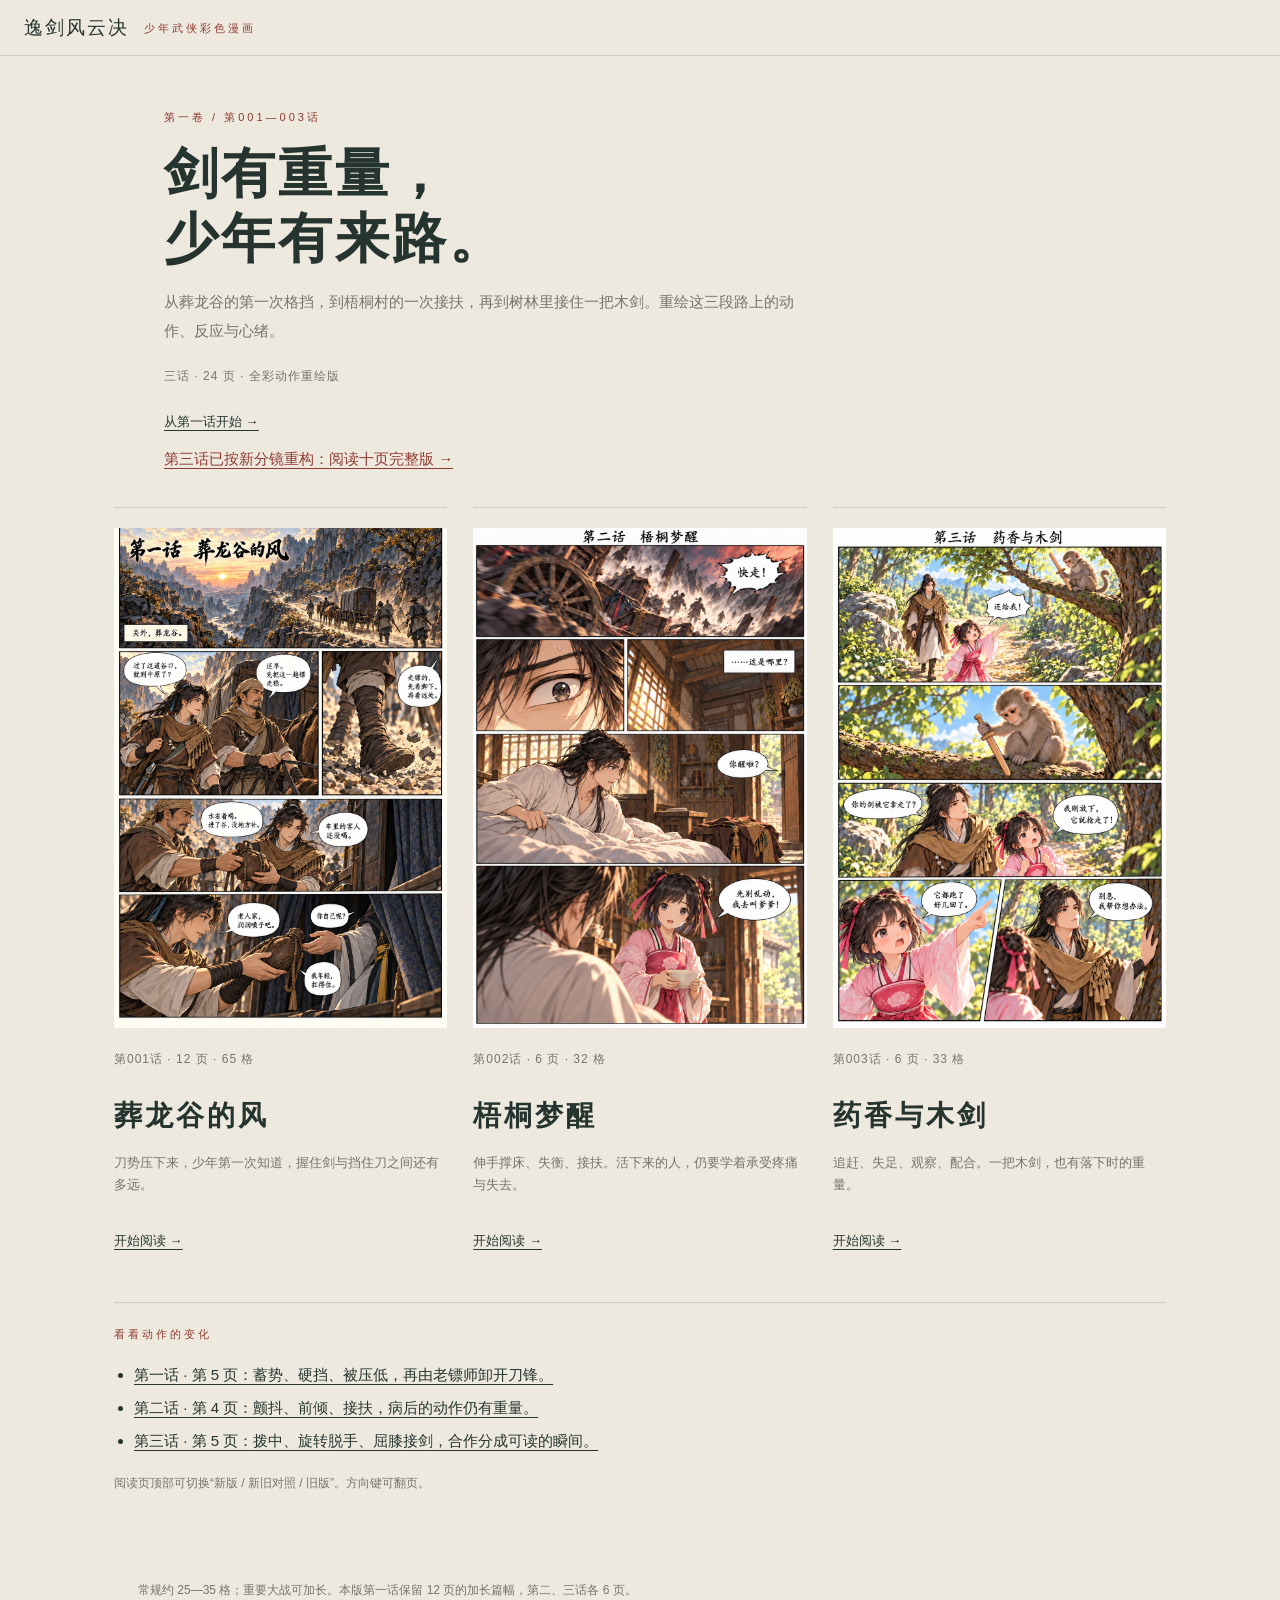
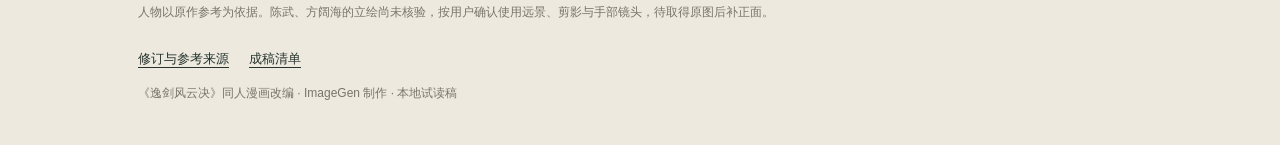
<file: volume-01/revision-v3/index.html>
<!doctype html><html lang="zh-CN"><head><meta charset="utf-8"><meta name="viewport" content="width=device-width,initial-scale=1"><title>逸剑风云决 · 三话动作重绘版</title><style>
:root{--bg:#ede9df;--paper:#faf7ef;--ink:#26342f;--muted:#777569;--line:#d1cabc;--accent:#903b30}*{box-sizing:border-box}html{scroll-padding-top:86px}body{margin:0;background:var(--bg);color:var(--ink);font:15px/1.65 "PingFang SC","Microsoft Yahei",sans-serif}a{color:inherit;text-underline-offset:4px}button,select{font:inherit;color:var(--ink);background:var(--paper);border:1px solid var(--line);border-radius:5px;padding:7px 10px;cursor:pointer}button:hover,a:hover{color:var(--accent)}.bar{position:sticky;top:0;z-index:10;background:var(--bg);border-bottom:1px solid var(--line);padding:12px 24px;display:flex;align-items:center;gap:15px;flex-wrap:wrap}.brand{font-family:"Songti SC",serif;letter-spacing:2px;text-decoration:none;font-size:19px}.tools{display:flex;gap:8px;margin-left:auto}.eyebrow{font-size:11px;letter-spacing:3px;color:var(--accent)}header{max-width:1000px;margin:52px auto 35px;padding:0 24px}h1,h2{font-family:"Songti SC",serif;font-weight:600;letter-spacing:3px}h1{font-size:clamp(34px,5vw,54px);line-height:1.2;margin:16px 0}h2{font-size:28px}.lead{max-width:650px;color:var(--muted);line-height:1.9}.meta{font-size:12px;letter-spacing:1px;color:var(--muted);margin-top:22px}.links{display:flex;gap:20px;flex-wrap:wrap;margin-top:24px;font-size:13px}.pages{max-width:1048px;margin:auto;padding:0 12px}.page{margin-bottom:42px}.label{display:flex;align-items:center;justify-content:space-between;padding:10px 4px;font-size:12px;color:var(--muted)}.label a{margin-left:16px}.frames{display:grid;grid-template-columns:1fr;gap:16px}.frame{margin:0;min-width:0}.frame figcaption{font-size:11px;color:var(--muted);padding:0 0 8px;letter-spacing:2px}.frame img{display:block;width:100%;height:auto;background:var(--paper);box-shadow:0 5px 24px #25312518}.old{display:none}body[data-mode=old] .new{display:none}body[data-mode=old] .old{display:block}body[data-mode=compare] .old{display:block}body[data-mode=compare] .frames{grid-template-columns:1fr 1fr}body[data-mode=compare] .pages{max-width:1720px}body.wide .pages{max-width:1400px}body.dark{--bg:#19211e;--paper:#25302b;--ink:#e5e3d8;--muted:#a9afa2;--line:#3e4941;--accent:#d8a174}.end{border-top:1px solid var(--line);max-width:1000px;margin:40px auto;padding:25px 24px 50px}.small{color:var(--muted);font-size:12px;line-height:1.9}.cards{max-width:1100px;margin:35px auto;display:grid;grid-template-columns:repeat(3,1fr);gap:26px;padding:0 24px}.card{border-top:1px solid var(--line);padding-top:20px}.cover{display:block;overflow:hidden;aspect-ratio:2/3;background:var(--paper)}.cover img{width:100%;height:100%;object-fit:cover;display:block;transition:transform .3s}.cover:hover img{transform:scale(1.015)}.card h2{margin-bottom:5px}.card p{font-size:13px;color:var(--muted);min-height:64px}.card .links{margin-top:14px}.feature{max-width:1052px;margin:50px auto;border-top:1px solid var(--line);padding:22px 0}.feature ul{padding-left:20px;line-height:2.2}.footer-note{max-width:1052px;margin:40px auto;padding:0 24px}.progress{height:2px;background:var(--accent);position:fixed;top:0;left:0;z-index:20;width:0}
@media(max-width:720px){.bar{padding:9px 12px;gap:8px}.brand{font-size:16px}.tools{gap:4px}button,select{font-size:12px;padding:7px}.width{display:none}header{margin-top:32px;padding:0 18px}.cards{grid-template-columns:1fr;max-width:560px}.card p{min-height:0}.pages{padding:0 5px}.label{padding:10px 7px}.label .prompt{display:none}body[data-mode=compare] .frames{grid-template-columns:1fr}.feature{margin:40px 24px}.frame figcaption{padding-left:7px}.links{gap:15px}}
@media print{.bar,header,.label,figcaption,.end,.old,.progress{display:none!important}.pages{padding:0;max-width:none}.page{margin:0;break-after:page}.frames{display:block!important}.frame img{width:100%;box-shadow:none}body{background:white}}
</style></head><body data-mode="new"><nav class="bar"><a class="brand" href="index.html">逸剑风云决</a><span class="eyebrow">少年武侠彩色漫画</span></nav><header><div class="eyebrow">第一卷 / 第001—003话</div><h1>剑有重量，<br>少年有来路。</h1><p class="lead">从葬龙谷的第一次格挡，到梧桐村的一次接扶，再到树林里接住一把木剑。重绘这三段路上的动作、反应与心绪。</p><div class="meta">三话 · 24 页 · 全彩动作重绘版</div><div class="links"><a href="episode-01/index.html">从第一话开始 →</a></div><p id="reconstruction-v4-notice"><a style="color:var(--accent)" href="../episode-03/reconstruction-v4/index.html">第三话已按新分镜重构：阅读十页完整版 →</a></p></header><main><div class="cards"><article class="card"><a class="cover" href="episode-01/index.html"><img src="episode-01/assets/page-01.png" width="1024" height="1536" alt="葬龙谷的风首页"></a><div class="meta">第001话 · 12 页 · 65 格</div><h2>葬龙谷的风</h2><p>刀势压下来，少年第一次知道，握住剑与挡住刀之间还有多远。</p><div class="links"><a href="episode-01/index.html">开始阅读 →</a></div></article><article class="card"><a class="cover" href="episode-02/index.html"><img src="episode-02/assets/page-01.png" width="1024" height="1536" alt="梧桐梦醒首页"></a><div class="meta">第002话 · 6 页 · 32 格</div><h2>梧桐梦醒</h2><p>伸手撑床、失衡、接扶。活下来的人，仍要学着承受疼痛与失去。</p><div class="links"><a href="episode-02/index.html">开始阅读 →</a></div></article><article class="card"><a class="cover" href="episode-03/index.html"><img src="episode-03/assets/page-01.png" width="1024" height="1536" alt="药香与木剑首页"></a><div class="meta">第003话 · 6 页 · 33 格</div><h2>药香与木剑</h2><p>追赶、失足、观察、配合。一把木剑，也有落下时的重量。</p><div class="links"><a href="episode-03/index.html">开始阅读 →</a></div></article></div><section class="feature"><div class="eyebrow">看看动作的变化</div><ul><li><a href="episode-01/index.html#page-5">第一话 · 第 5 页：蓄势、硬挡、被压低，再由老镖师卸开刀锋。</a></li><li><a href="episode-02/index.html#page-4">第二话 · 第 4 页：颤抖、前倾、接扶，病后的动作仍有重量。</a></li><li><a href="episode-03/index.html#page-5">第三话 · 第 5 页：拨中、旋转脱手、屈膝接剑，合作分成可读的瞬间。</a></li></ul><p class="small">阅读页顶部可切换“新版 / 新旧对照 / 旧版”。方向键可翻页。</p></section></main><footer class="footer-note"><p class="small">常规约 25—35 格；重要大战可加长。本版第一话保留 12 页的加长篇幅，第二、三话各 6 页。<br>人物以原作参考为依据。陈武、方阔海的立绘尚未核验，按用户确认使用远景、剪影与手部镜头，待取得原图后补正面。</p><div class="links"><a href="revision-notes.txt">修订与参考来源</a><a href="selected-images.json">成稿清单</a></div><p class="small">《逸剑风云决》同人漫画改编 · ImageGen 制作 · 本地试读稿</p></footer></body></html>
</file>
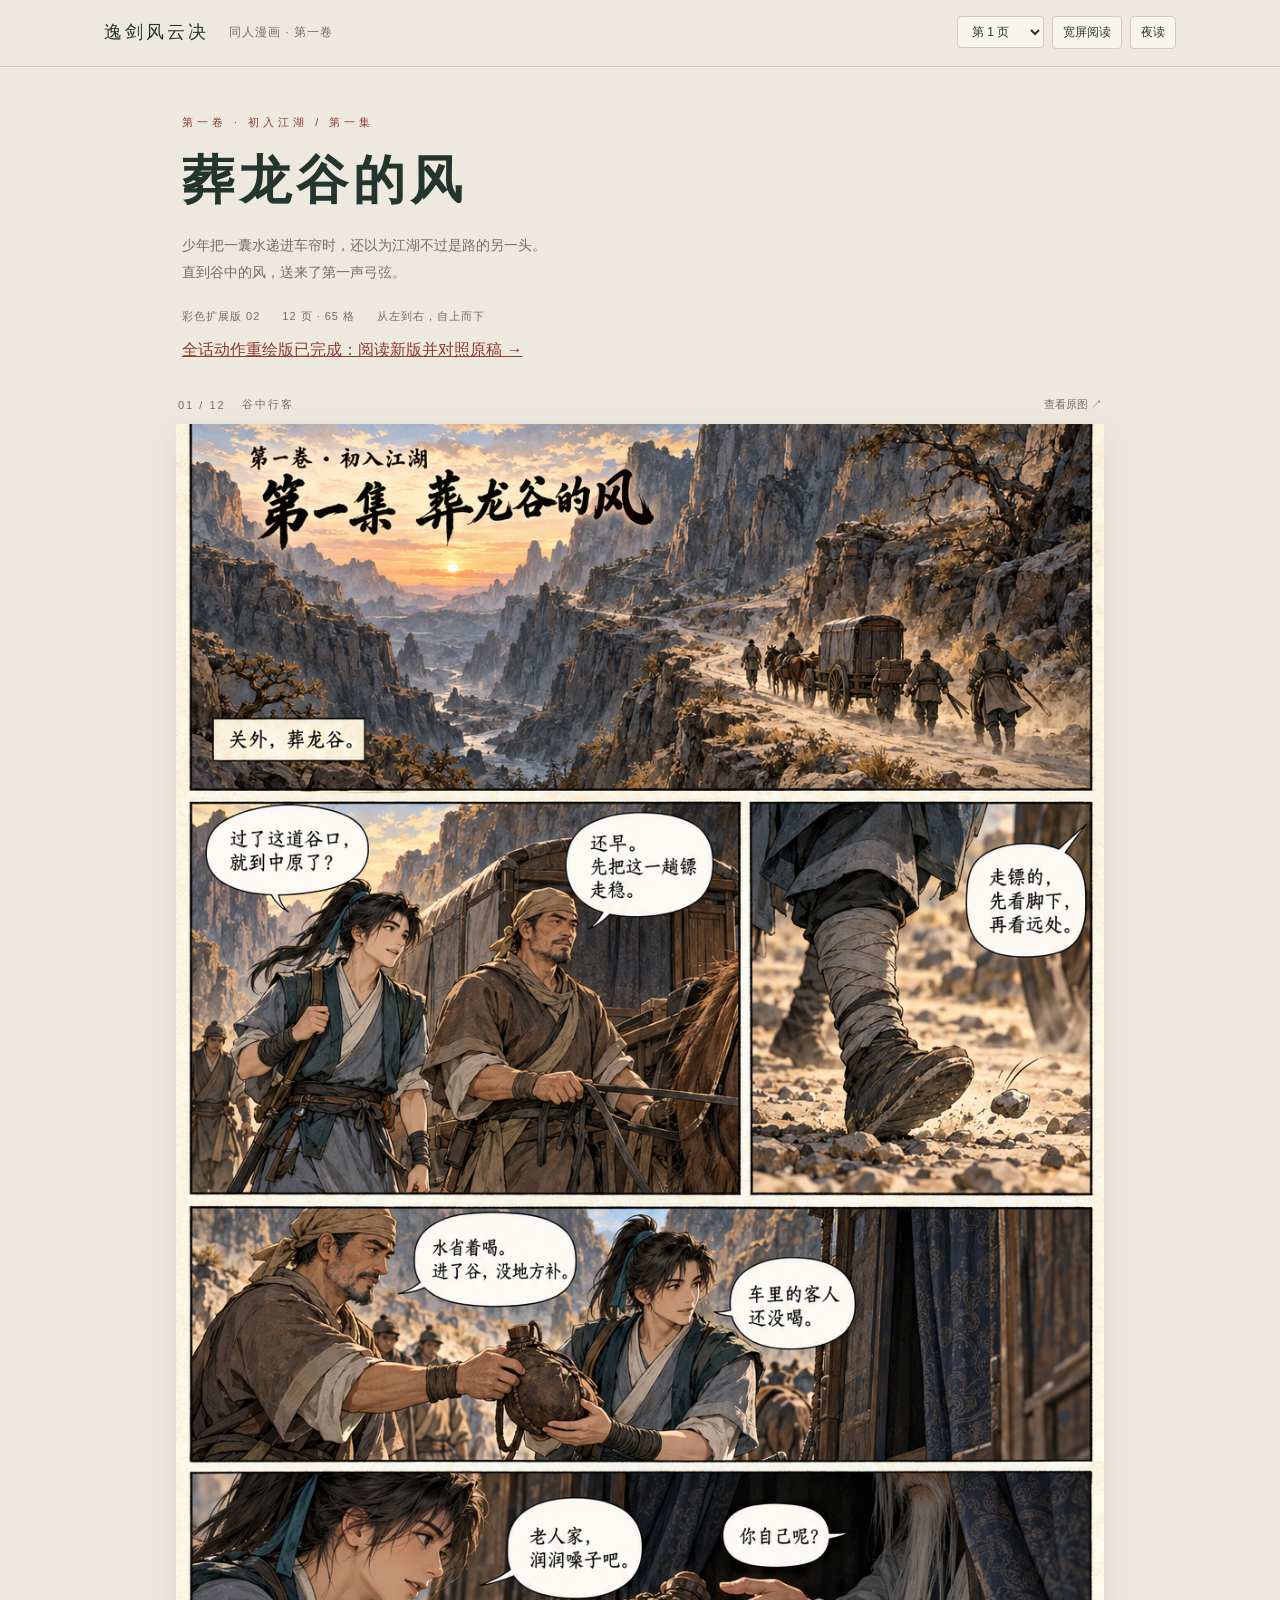
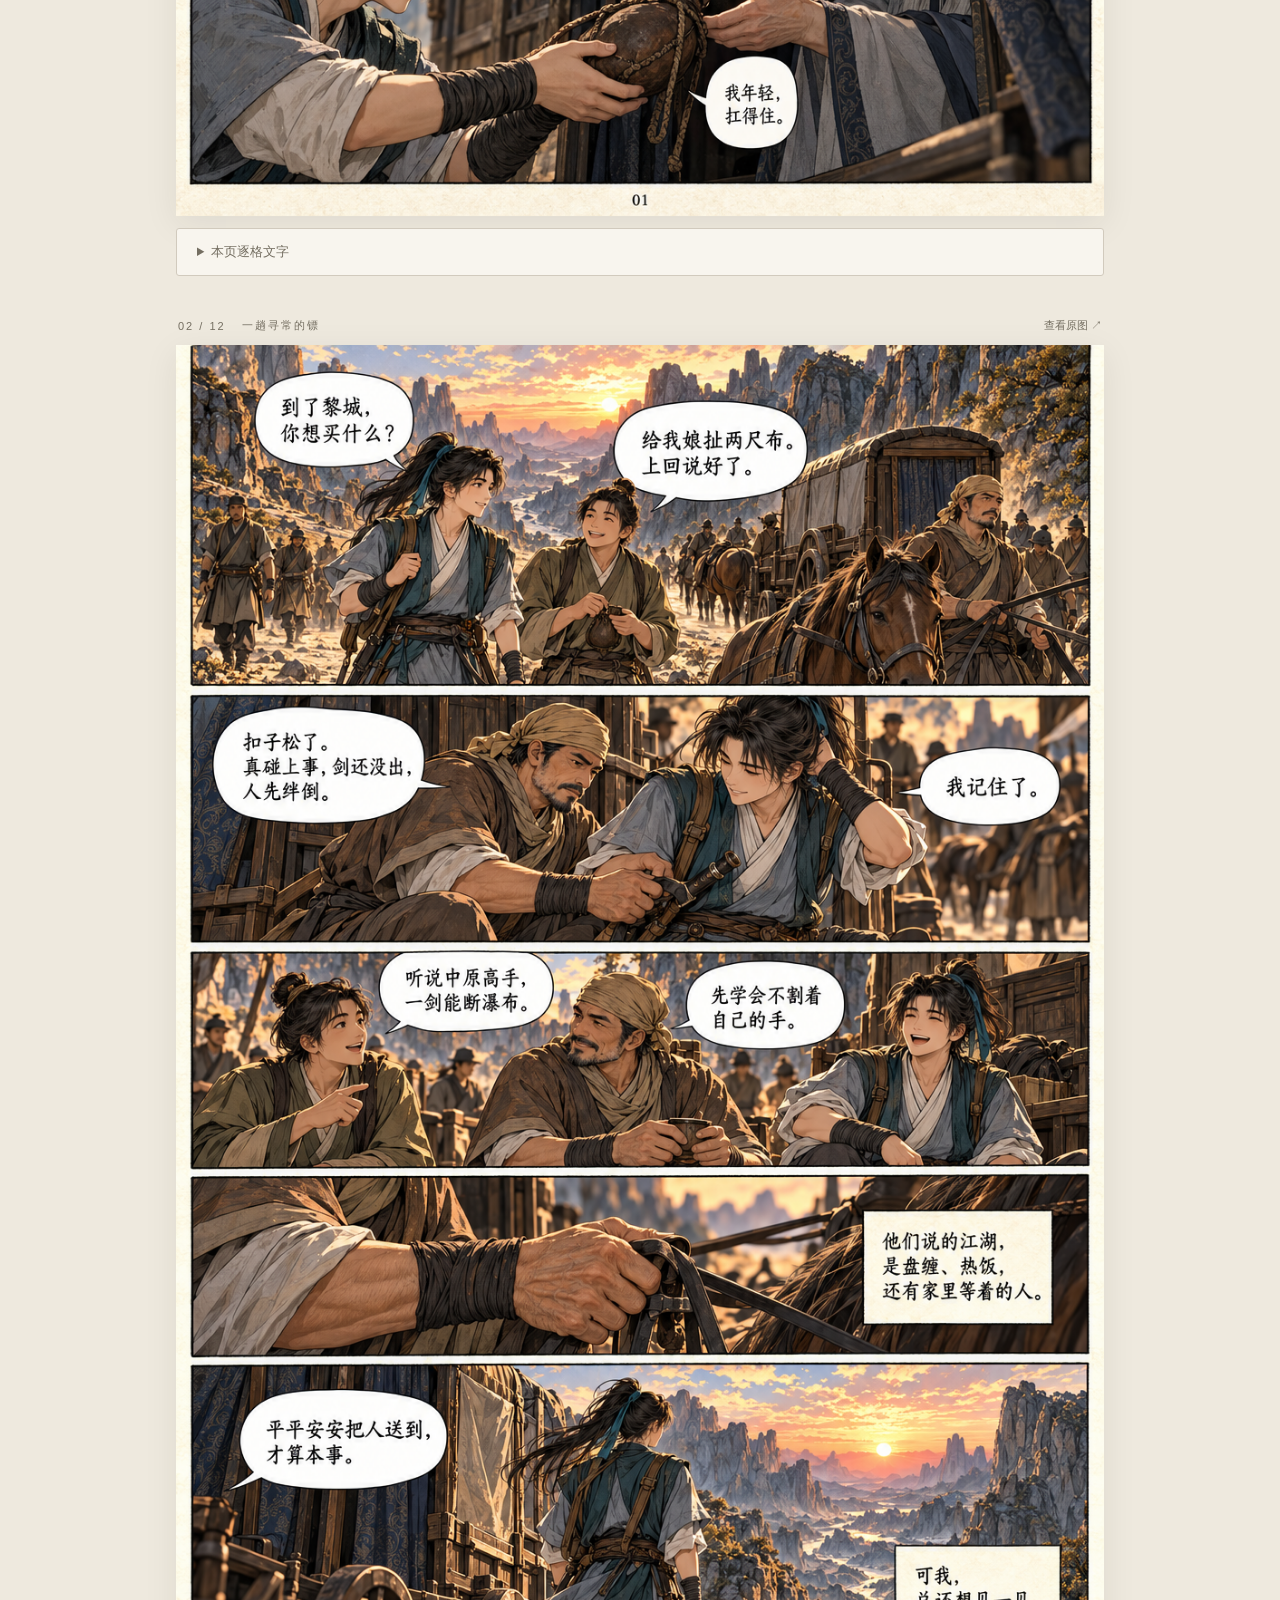
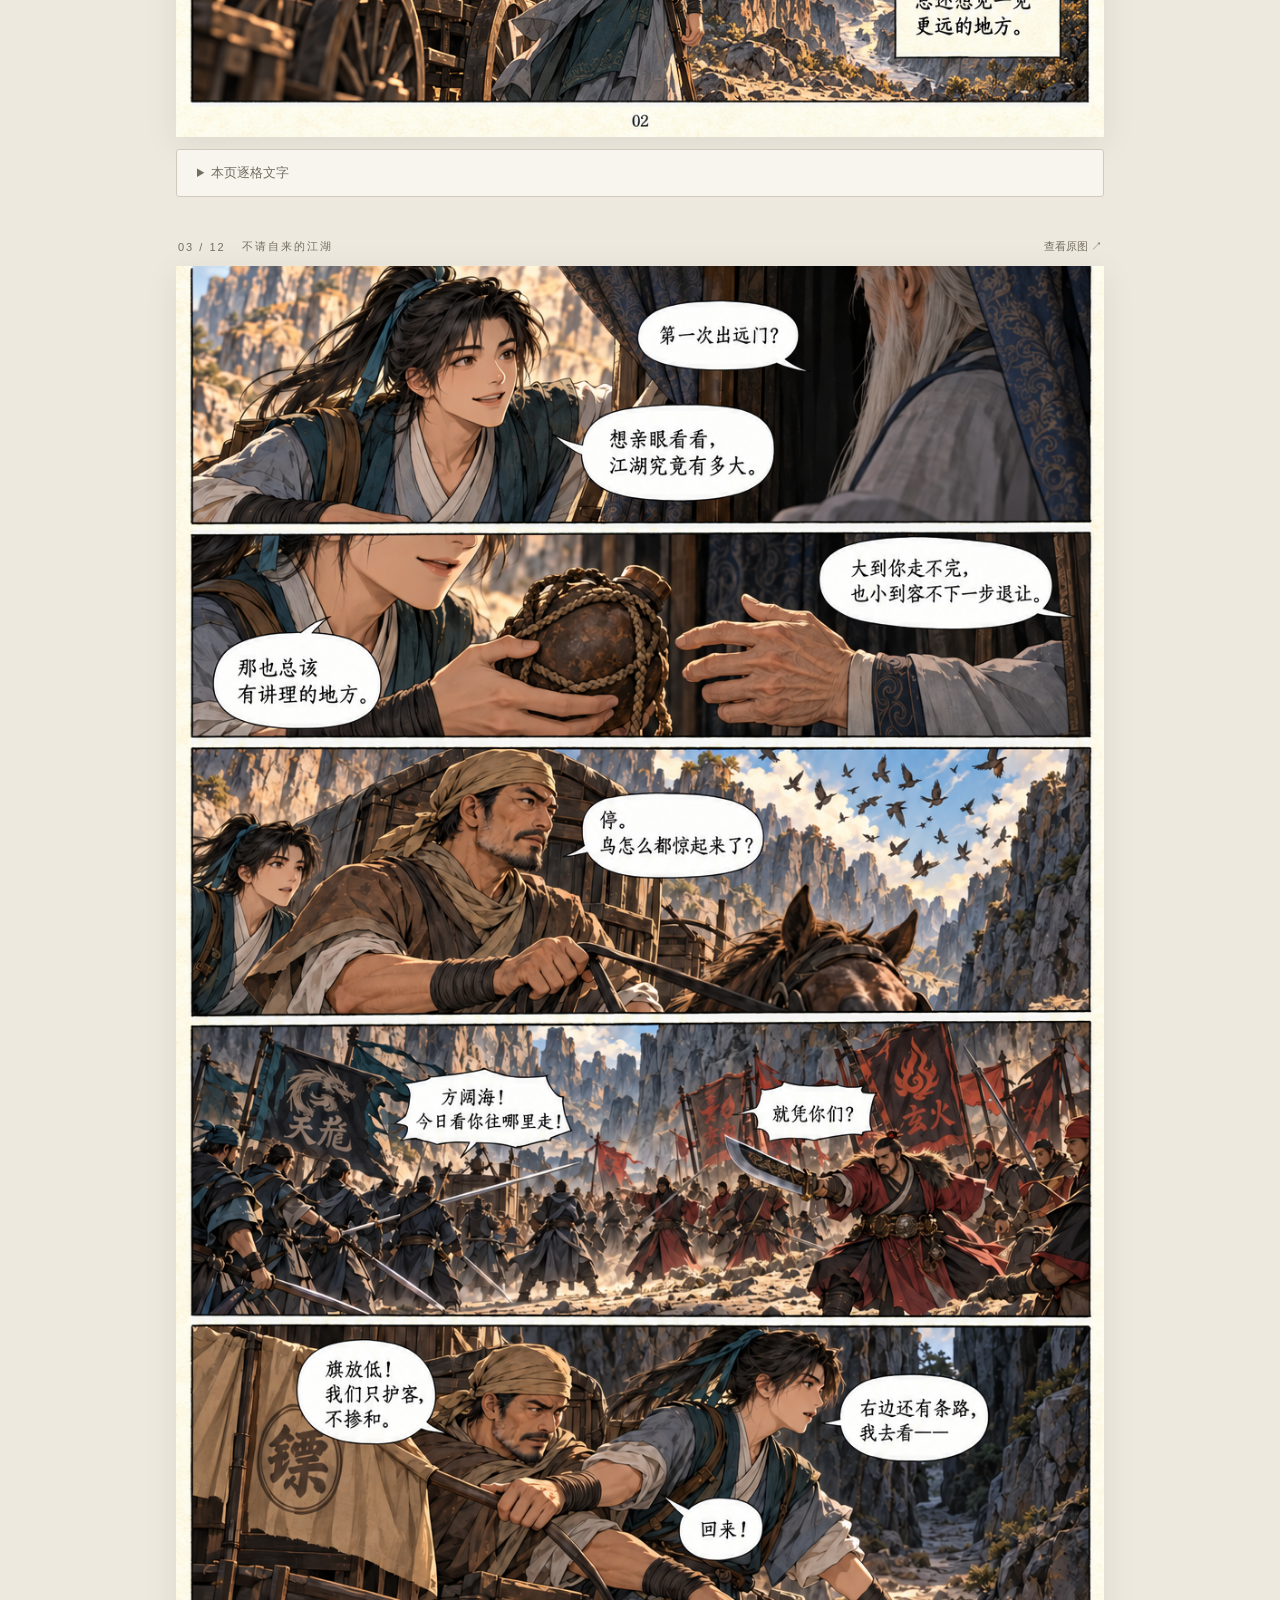
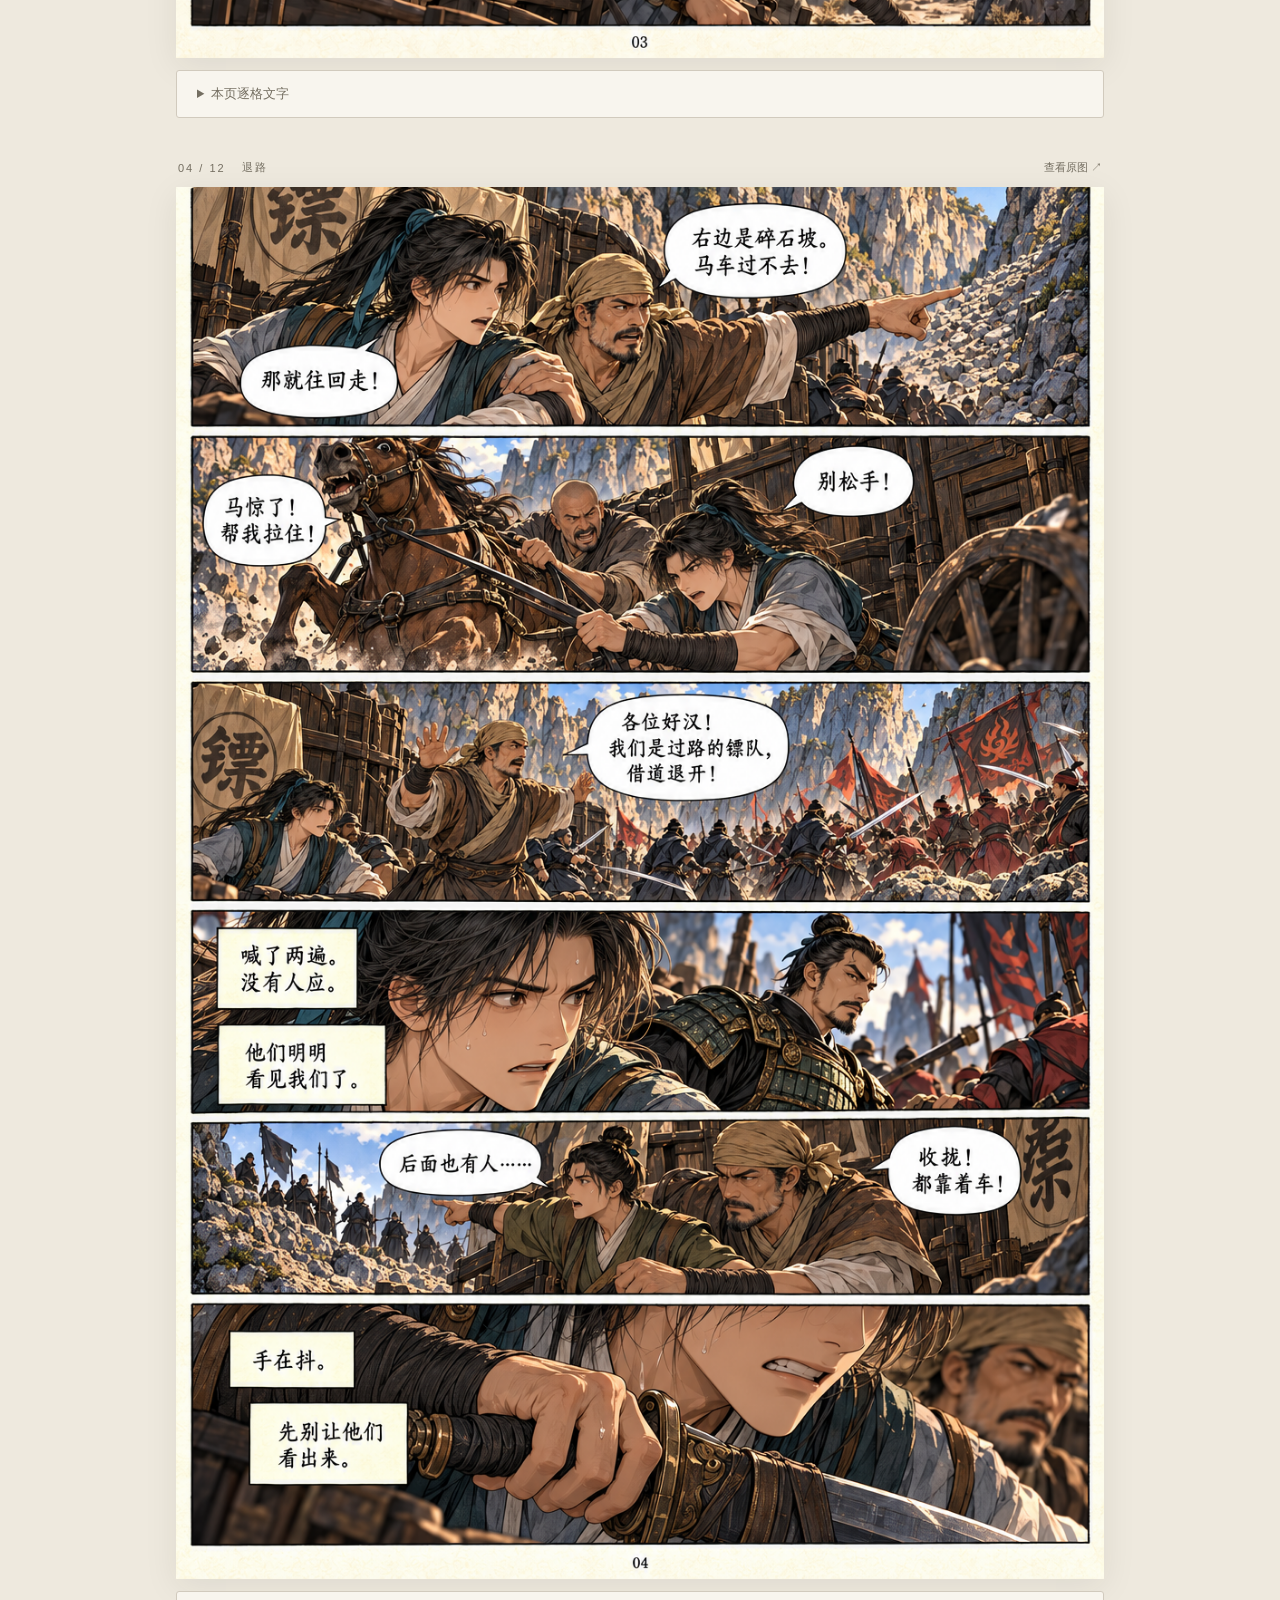
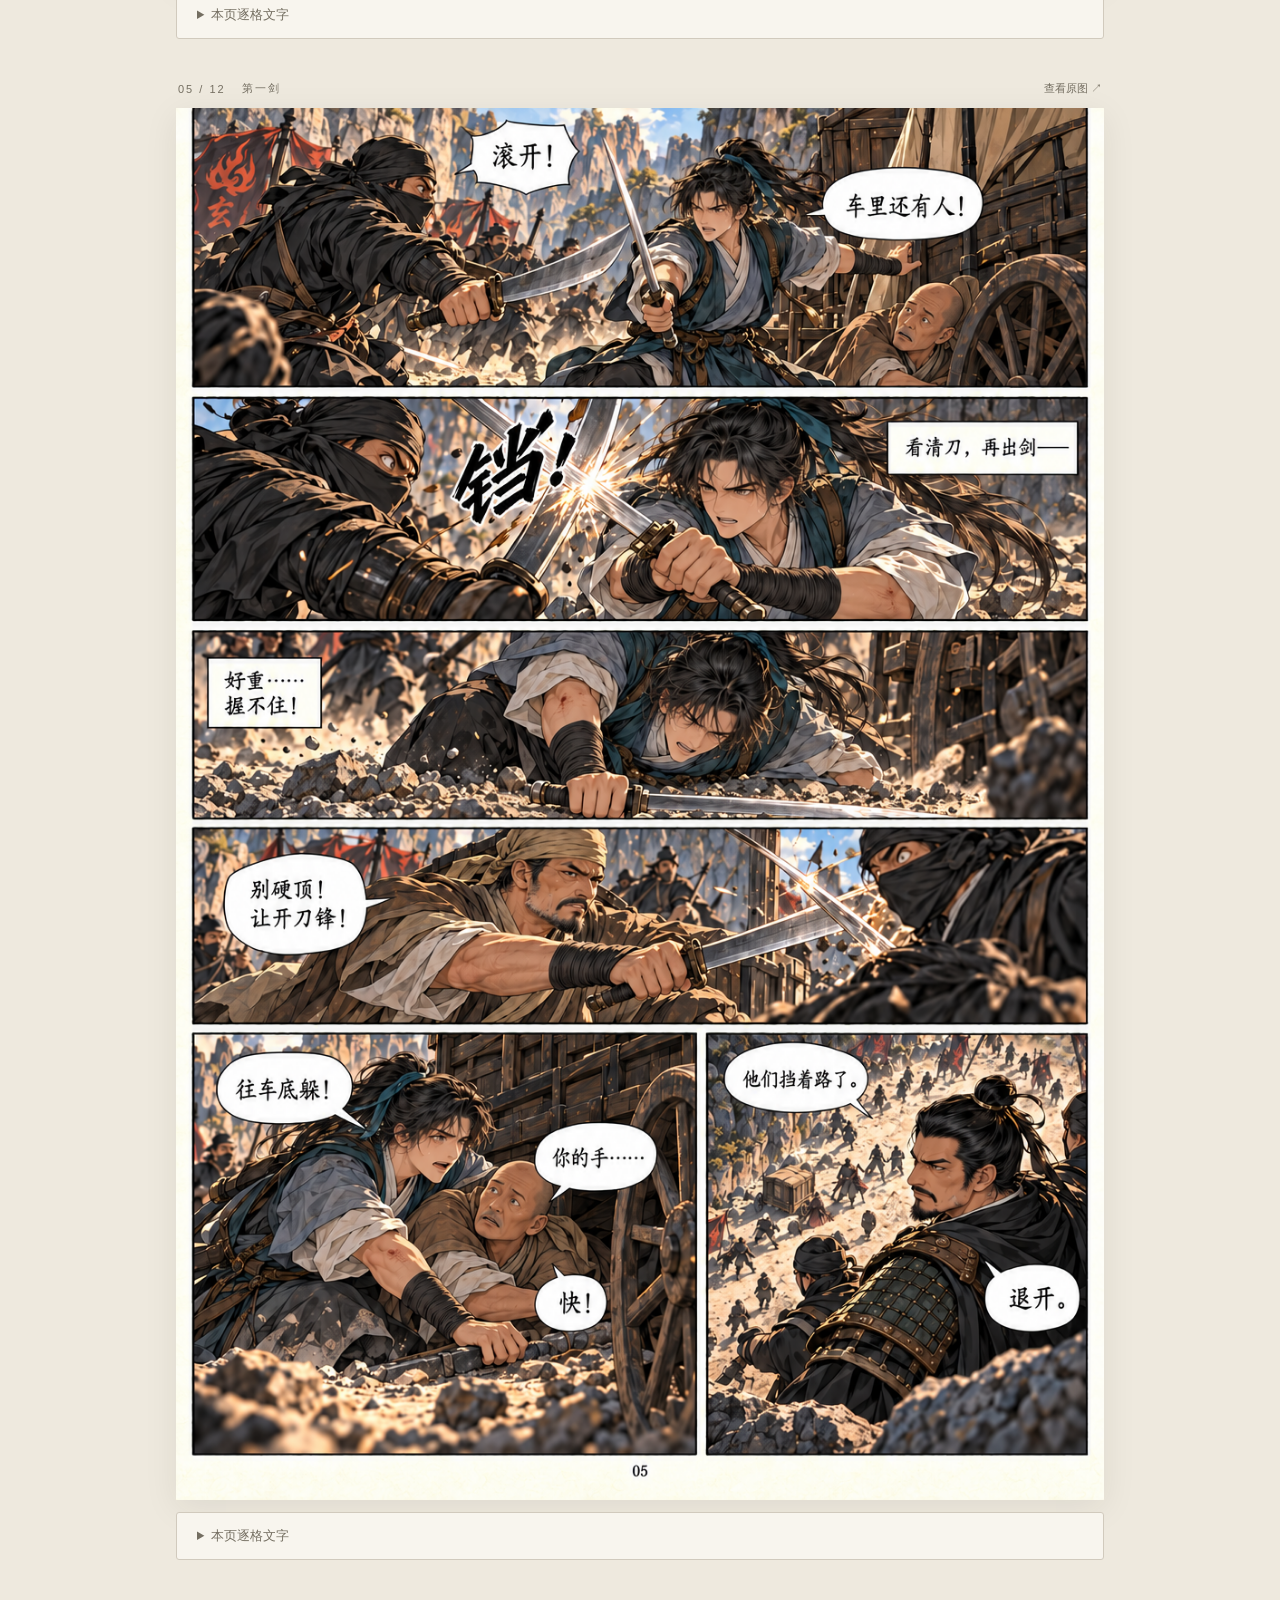
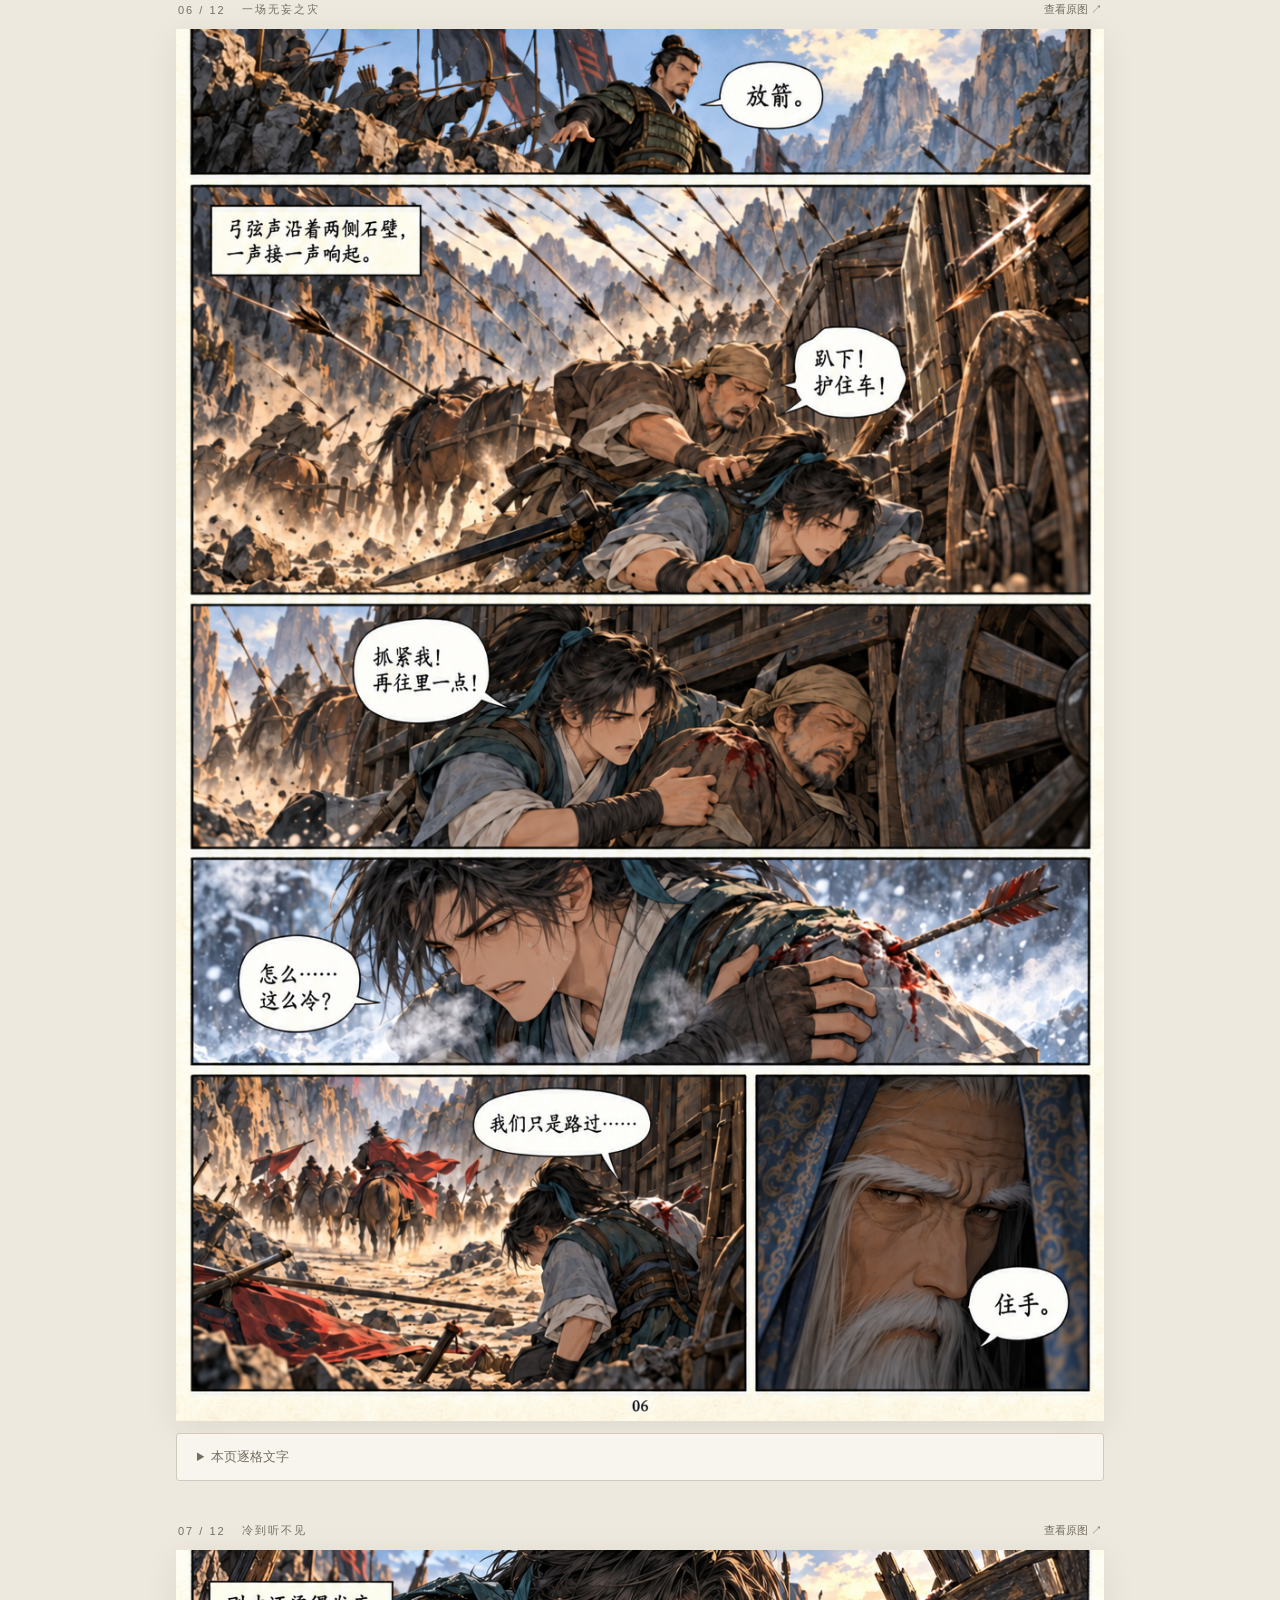
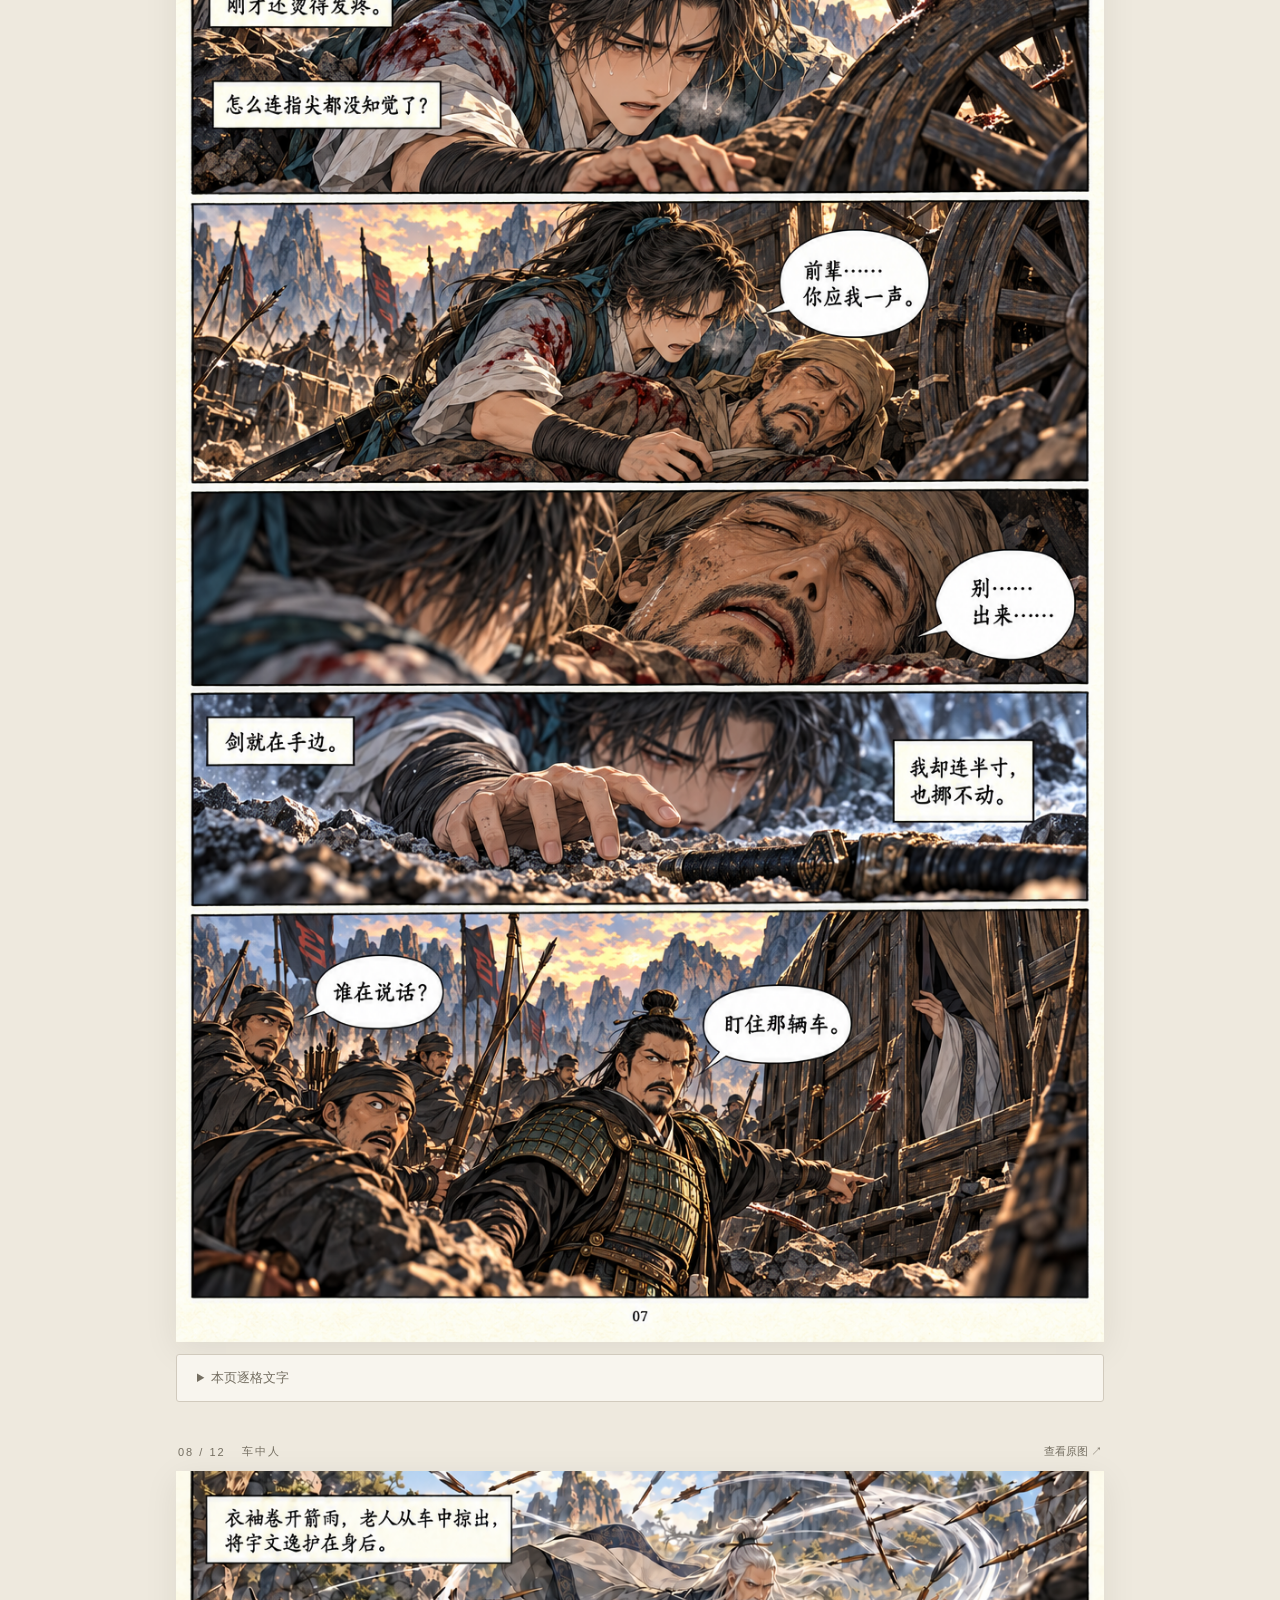
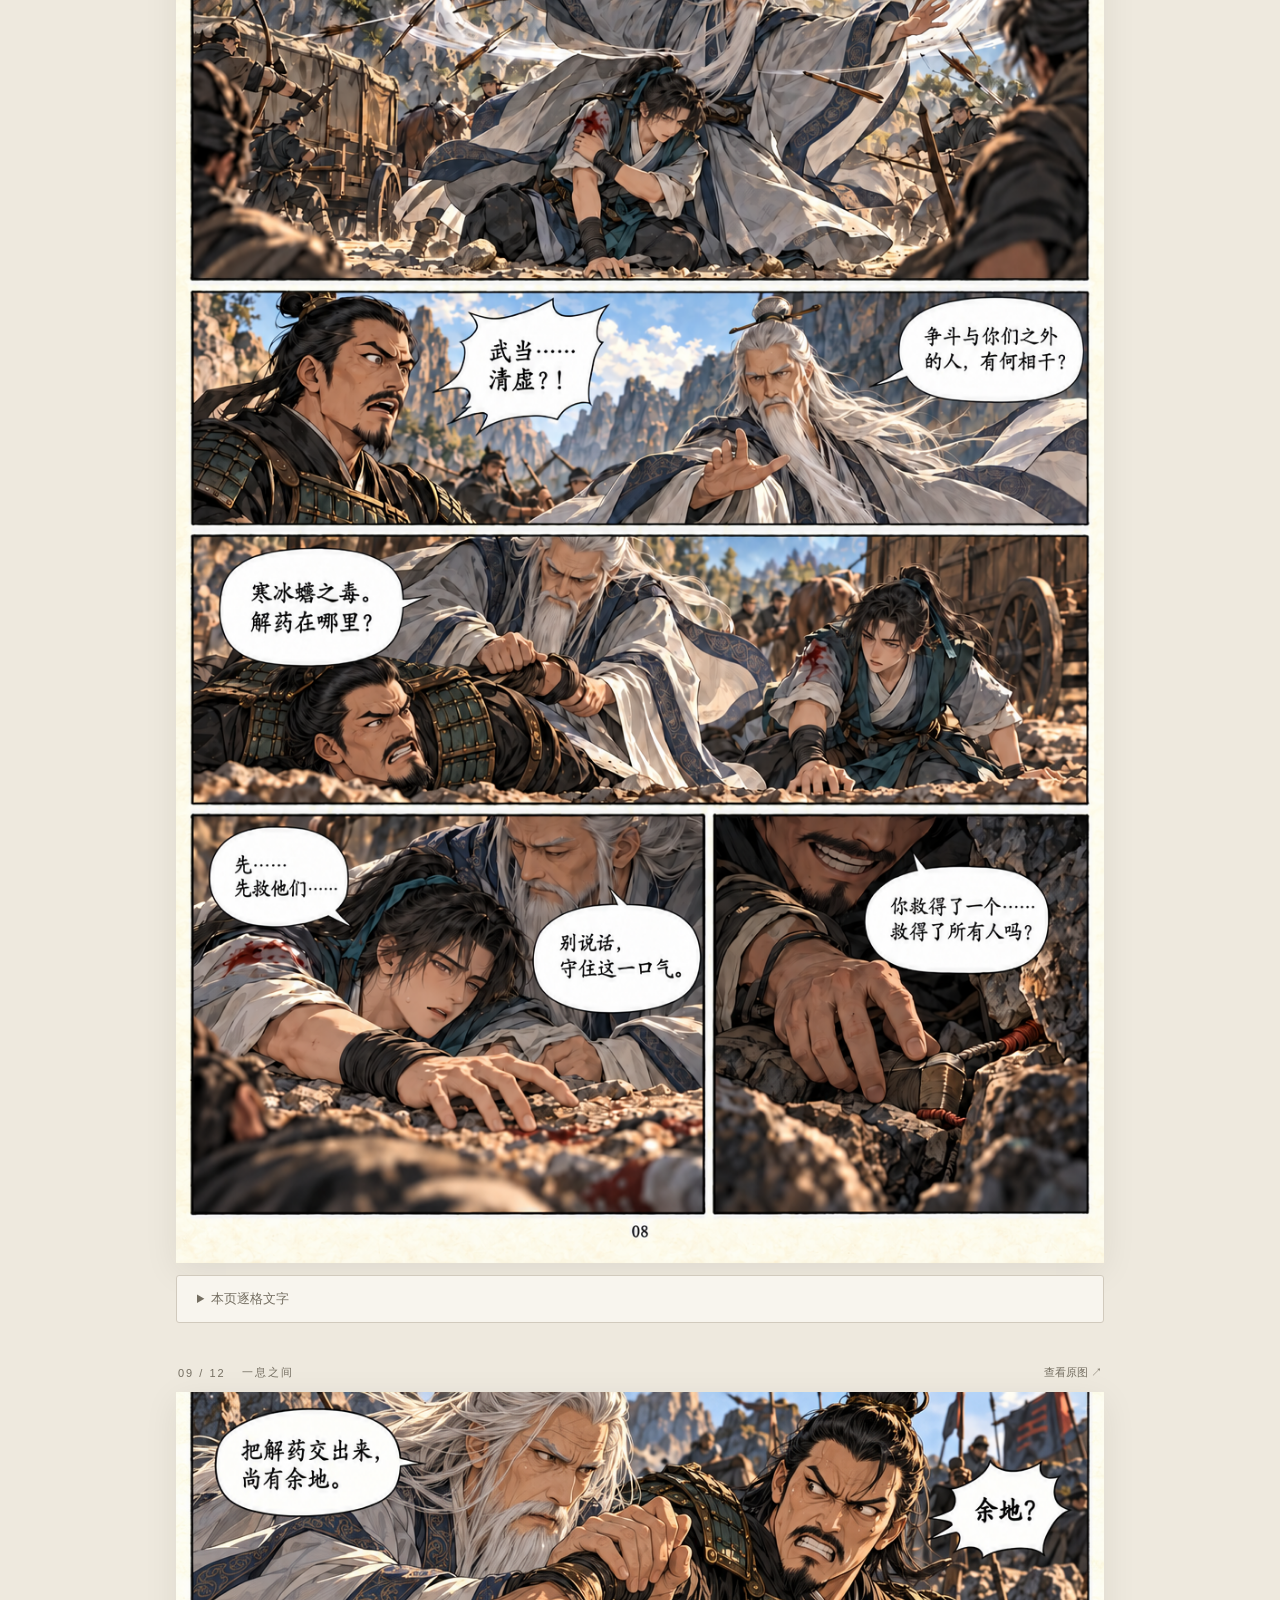
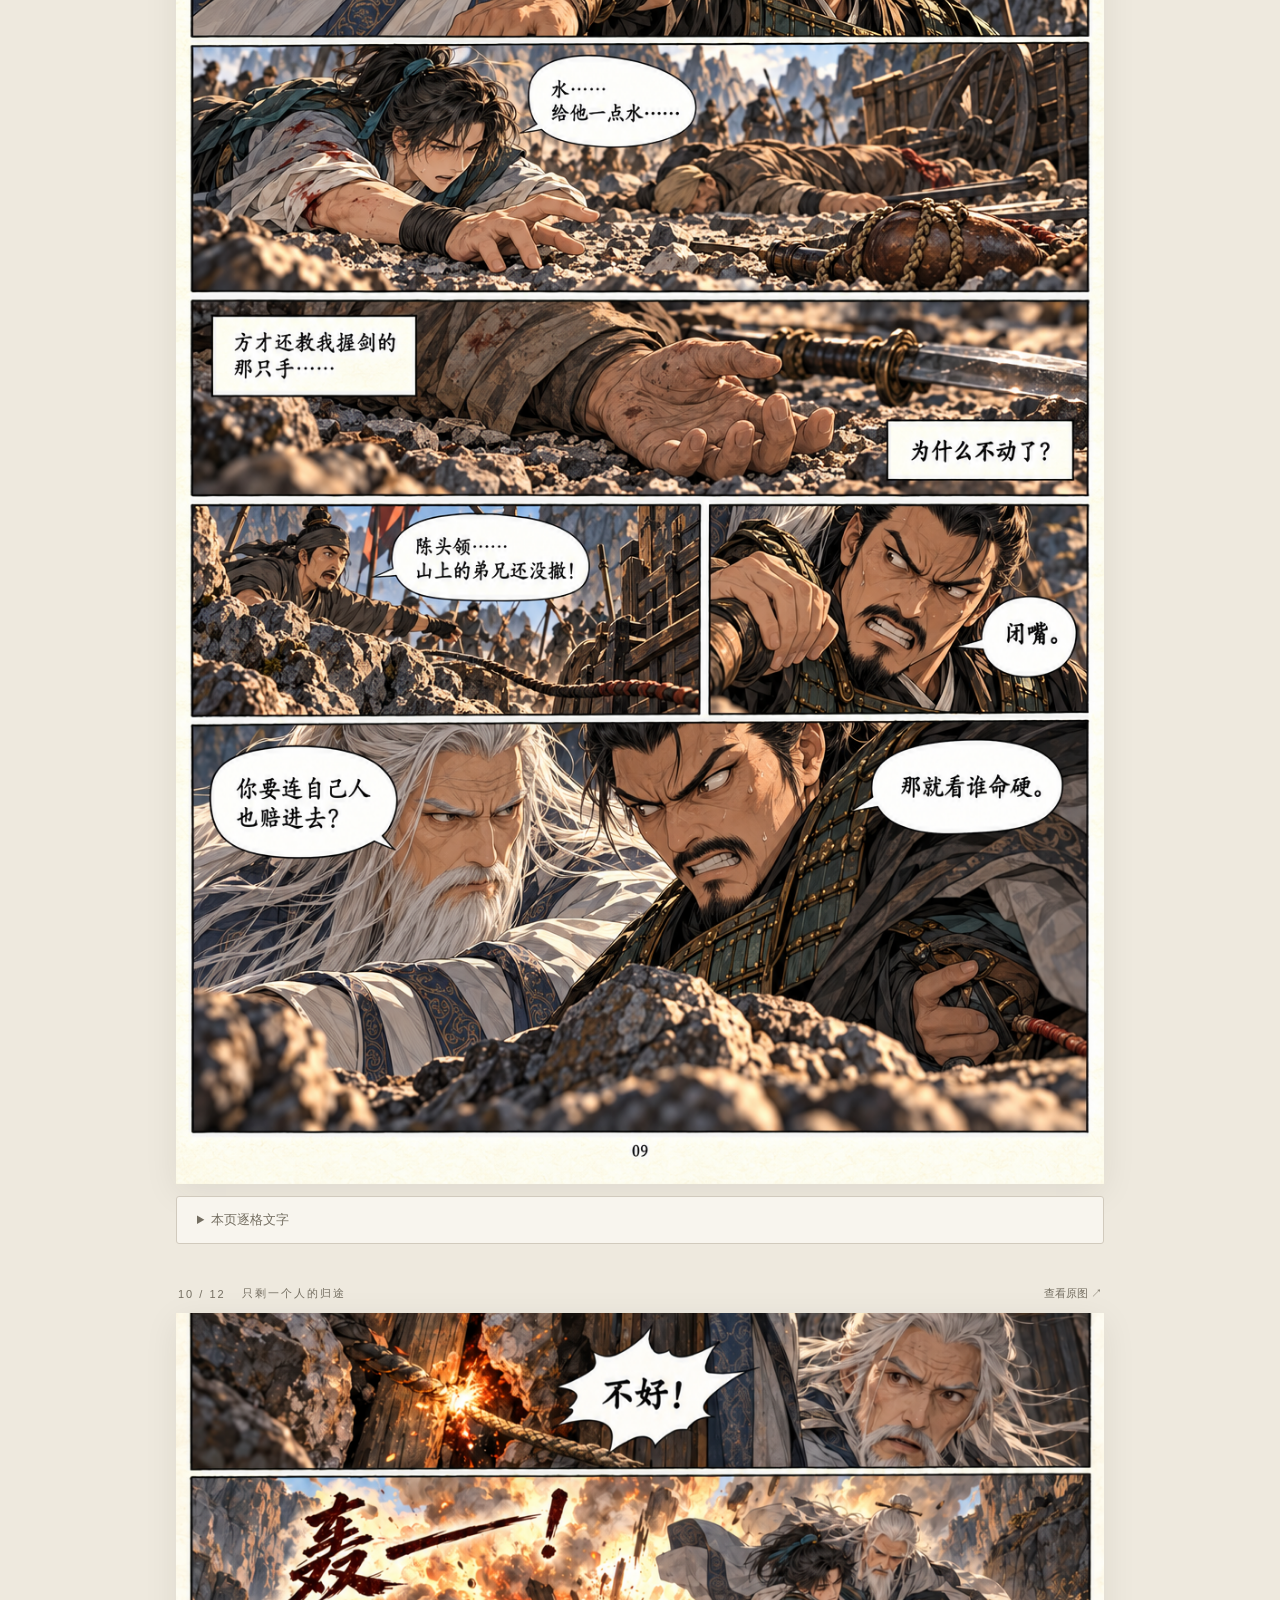
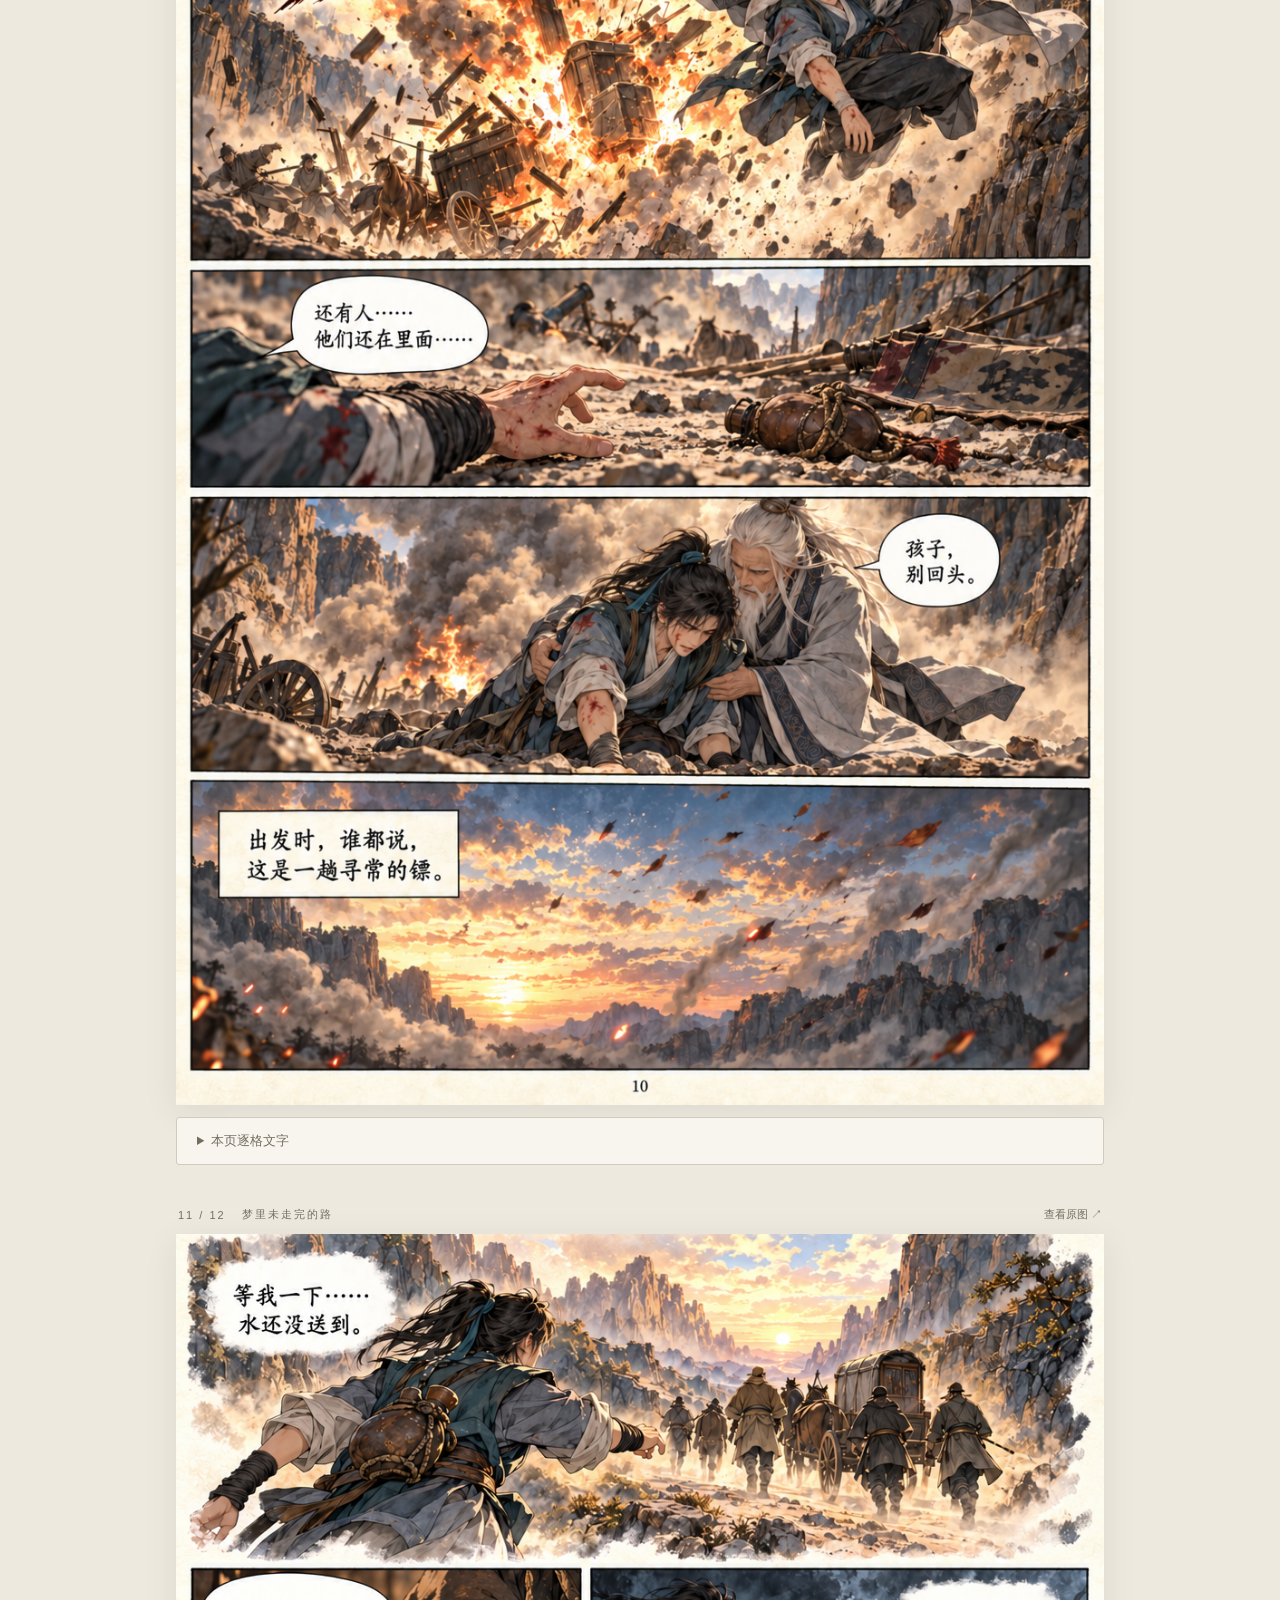
<file: volume-01/episode-01/expanded-v2/index.html>
<!doctype html>
<html lang="zh-CN"><head><meta charset="utf-8"><meta name="viewport" content="width=device-width, initial-scale=1"><meta name="color-scheme" content="light dark"><title>葬龙谷的风 · 十二页扩展版</title>
<style>
:root{--paper:#eee9de;--ink:#24352f;--muted:#746e61;--line:#d1cabd;--accent:#8d3a30;--panel:#f8f5ee}*{box-sizing:border-box}html{scroll-behavior:smooth;scroll-padding-top:78px}body{margin:0;background:var(--paper);color:var(--ink);font-family:"PingFang SC","Noto Sans CJK SC",sans-serif}.top{position:sticky;top:0;z-index:10;backdrop-filter:blur(16px);background:color-mix(in srgb,var(--paper) 92%,transparent);border-bottom:1px solid var(--line)}.bar{max-width:1120px;margin:auto;min-height:64px;padding:12px 24px;display:flex;align-items:center;gap:20px}.brand{font-family:"Songti SC",serif;font-size:18px;letter-spacing:3px;white-space:nowrap}.tag{color:var(--muted);font-size:12px;letter-spacing:1px}.tools{margin-left:auto;display:flex;gap:8px;align-items:center}button,select{font:inherit;font-size:12px;border:1px solid var(--line);border-radius:4px;padding:7px 10px;color:var(--ink);background:var(--panel);cursor:pointer}button:hover{border-color:var(--ink)}.progress{height:2px;background:var(--accent);width:0;transition:width .15s}header{max-width:960px;margin:48px auto 36px;padding:0 22px}.eyebrow{font-size:11px;letter-spacing:4px;color:var(--accent)}h1{font-family:"Songti SC","STSong",serif;font-weight:600;font-size:clamp(32px,5vw,52px);letter-spacing:5px;margin:16px 0}.intro{max-width:640px;line-height:1.9;font-size:14px;color:var(--muted)}.meta{display:flex;gap:22px;font-size:11px;letter-spacing:1px;margin-top:24px;color:var(--muted)}main{max-width:960px;margin:auto;padding:0 16px}.page{margin:0 0 42px}.page-label{display:flex;gap:16px;align-items:center;font-size:11px;letter-spacing:2px;padding:0 2px 12px;color:var(--muted)}.page-label a{margin-left:auto;color:inherit;text-decoration:none;letter-spacing:0}.page img{display:block;width:100%;height:auto;background:var(--panel);box-shadow:0 8px 32px #25251c14}.transcript{font-size:13px;background:var(--panel);border:1px solid var(--line);padding:14px 20px;margin-top:12px;border-radius:3px}.transcript summary{cursor:pointer;color:var(--muted)}.transcript p{display:flex;gap:18px;line-height:1.9}.transcript b{font-size:10px;color:var(--accent);padding-top:4px}.end{border-top:1px solid var(--line);max-width:928px;margin:4px auto 48px;padding:30px 22px;text-align:center}.end strong{font-family:"Songti SC",serif;font-size:25px;letter-spacing:4px}.end p{font-size:13px;color:var(--muted);line-height:1.9}.downloads{display:flex;justify-content:center;gap:24px;margin:24px 0}.downloads a{color:var(--ink);font-size:13px;text-underline-offset:5px}.credits{max-width:700px;margin:32px auto 0;font-size:11px!important;line-height:1.9!important}.credits a{color:inherit}body.dark{--paper:#181c1b;--ink:#e4e1d6;--muted:#aaa799;--line:#343c38;--accent:#b68a62;--panel:#222925}body.wide main{max-width:1280px}
@media(max-width:600px){.bar{padding:10px 12px;gap:8px}.brand{font-size:15px;letter-spacing:1px}.tag{display:none}.tools{gap:4px}button,select{padding:6px}.tools .width{display:none}header{margin-top:30px;padding:0 18px}main{padding:0 6px}.page{margin-bottom:26px}.page-label{padding-left:8px;padding-right:8px}h1{letter-spacing:2px}.downloads{flex-wrap:wrap}.meta{gap:14px}}
@media(prefers-reduced-motion:reduce){html{scroll-behavior:auto}.progress{transition:none}}
@media print{@page{size:A4 portrait;margin:0}body{background:white}.top,header,.page-label,.transcript,.end{display:none!important}main{max-width:none;padding:0}.page{margin:0;break-after:page;height:297mm;display:flex;align-items:center;justify-content:center}.page:last-child{break-after:auto}.page img{width:198mm;max-height:297mm;object-fit:contain;box-shadow:none}}
</style></head><body>
<div class="top"><div class="bar"><div class="brand">逸剑风云决</div><span class="tag">同人漫画 · 第一卷</span><div class="tools"><select id="jump" aria-label="跳转页码"><option value="1">第 1 页</option><option value="2">第 2 页</option><option value="3">第 3 页</option><option value="4">第 4 页</option><option value="5">第 5 页</option><option value="6">第 6 页</option><option value="7">第 7 页</option><option value="8">第 8 页</option><option value="9">第 9 页</option><option value="10">第 10 页</option><option value="11">第 11 页</option><option value="12">第 12 页</option></select><button class="width" id="width">宽屏阅读</button><button id="theme" aria-label="切换深色背景">夜读</button></div></div><div class="progress" id="progress"></div></div>
<header><div class="eyebrow">第一卷 · 初入江湖 / 第一集</div><h1>葬龙谷的风</h1><p class="intro">少年把一囊水递进车帘时，还以为江湖不过是路的另一头。<br>直到谷中的风，送来了第一声弓弦。</p><div class="meta"><span>彩色扩展版 02</span><span>12 页 · 65 格</span><span>从左到右，自上而下</span></div><p id="revision-v3-notice"><a style="color:var(--accent)" href="../../revision-v3/episode-01/index.html">全话动作重绘版已完成：阅读新版并对照原稿 →</a></p></header>
<main><section class="page" id="page-1" data-page="1" aria-label="第1页 谷中行客">
<div class="page-label"><span>01 / 12</span><span>谷中行客</span><a href="assets/page-01.png" target="_blank" rel="noopener">查看原图 ↗</a></div>
<img src="assets/page-01.png" width="1024" height="1536" alt="第1页：谷中行客。漫画对白见下方逐格文字。" loading="eager">
<details class="transcript"><summary>本页逐格文字</summary><p><b>01</b><span>关外，葬龙谷。</span></p><p><b>02</b><span>宇文逸：过了这道谷口，就到中原了？<br>老镖师：还早。先把这一趟镖走稳。</span></p><p><b>03</b><span>老镖师：走镖的，先看脚下，再看远处。</span></p><p><b>04</b><span>老镖师：水省着喝。进了谷，没地方补。<br>宇文逸：车里的客人还没喝。</span></p><p><b>05</b><span>宇文逸：老人家，润润嗓子吧。<br>车中人：你自己呢？<br>宇文逸：我年轻，扛得住。</span></p></details></section>
<section class="page" id="page-2" data-page="2" aria-label="第2页 一趟寻常的镖">
<div class="page-label"><span>02 / 12</span><span>一趟寻常的镖</span><a href="assets/page-02.png" target="_blank" rel="noopener">查看原图 ↗</a></div>
<img src="assets/page-02.png" width="1024" height="1536" alt="第2页：一趟寻常的镖。漫画对白见下方逐格文字。" loading="lazy">
<details class="transcript"><summary>本页逐格文字</summary><p><b>01</b><span>宇文逸：到了黎城，你想买什么？<br>年轻镖师：给我娘扯两尺布。上回说好了。</span></p><p><b>02</b><span>老镖师：扣子松了。真碰上事，剑还没出，人先绊倒。<br>宇文逸：我记住了。</span></p><p><b>03</b><span>年轻镖师：听说中原高手，一剑能断瀑布。<br>老镖师：先学会不割着自己的手。</span></p><p><b>04</b><span>宇文逸（心声）：他们说的江湖，是盘缠、热饭，还有家里等着的人。</span></p><p><b>05</b><span>老镖师：平平安安把人送到，才算本事。<br>宇文逸（心声）：可我，总还想见一见更远的地方。</span></p></details></section>
<section class="page" id="page-3" data-page="3" aria-label="第3页 不请自来的江湖">
<div class="page-label"><span>03 / 12</span><span>不请自来的江湖</span><a href="assets/page-03.png" target="_blank" rel="noopener">查看原图 ↗</a></div>
<img src="assets/page-03.png" width="1024" height="1536" alt="第3页：不请自来的江湖。漫画对白见下方逐格文字。" loading="lazy">
<details class="transcript"><summary>本页逐格文字</summary><p><b>01</b><span>车中人：第一次出远门？<br>宇文逸：想亲眼看看，江湖究竟有多大。</span></p><p><b>02</b><span>车中人：大到你走不完，也小到容不下一步退让。<br>宇文逸：那也总该有讲理的地方。</span></p><p><b>03</b><span>老镖师：停。鸟怎么都惊起来了？</span></p><p><b>04</b><span>天龙帮众：方阔海！今日看你往哪里走！<br>玄火教众：就凭你们？</span></p><p><b>05</b><span>老镖师：旗放低！我们只护客，不掺和。<br>宇文逸：右边还有条路，我去看——<br>老镖师：回来！</span></p></details></section>
<section class="page" id="page-4" data-page="4" aria-label="第4页 退路">
<div class="page-label"><span>04 / 12</span><span>退路</span><a href="assets/page-04.png" target="_blank" rel="noopener">查看原图 ↗</a></div>
<img src="assets/page-04.png" width="1024" height="1536" alt="第4页：退路。漫画对白见下方逐格文字。" loading="lazy">
<details class="transcript"><summary>本页逐格文字</summary><p><b>01</b><span>老镖师：右边是碎石坡。马车过不去！<br>宇文逸：那就往回走！</span></p><p><b>02</b><span>车夫：马惊了！帮我拉住！<br>宇文逸：别松手！</span></p><p><b>03</b><span>老镖师：各位好汉！我们是过路的镖队，借道退开！</span></p><p><b>04</b><span>宇文逸（心声）：喊了两遍。没有人应。<br>宇文逸（心声）：他们明明看见我们了。</span></p><p><b>05</b><span>年轻镖师：后面也有人……<br>老镖师：收拢！都靠着车！</span></p><p><b>06</b><span>宇文逸（心声）：手在抖。<br>宇文逸（心声）：先别让他们看出来。</span></p></details></section>
<section class="page" id="page-5" data-page="5" aria-label="第5页 第一剑">
<div class="page-label"><span>05 / 12</span><span>第一剑</span><a href="assets/page-05.png" target="_blank" rel="noopener">查看原图 ↗</a></div>
<img src="assets/page-05.png" width="1024" height="1536" alt="第5页：第一剑。漫画对白见下方逐格文字。" loading="lazy">
<details class="transcript"><summary>本页逐格文字</summary><p><b>01</b><span>黑衣帮众：滚开！<br>宇文逸：车里还有人！</span></p><p><b>02</b><span>宇文逸（心声）：看清刀，再出剑——<br>音效：铛！</span></p><p><b>03</b><span>宇文逸（心声）：好重……握不住！</span></p><p><b>04</b><span>老镖师：别硬顶！让开刀锋！</span></p><p><b>05</b><span>宇文逸：往车底躲！<br>车夫：你的手……<br>宇文逸：快！</span></p><p><b>06</b><span>帮众：他们挡着路了。<br>陈武：退开。</span></p></details></section>
<section class="page" id="page-6" data-page="6" aria-label="第6页 一场无妄之灾">
<div class="page-label"><span>06 / 12</span><span>一场无妄之灾</span><a href="assets/page-06.png" target="_blank" rel="noopener">查看原图 ↗</a></div>
<img src="assets/page-06.png" width="1024" height="1536" alt="第6页：一场无妄之灾。漫画对白见下方逐格文字。" loading="lazy">
<details class="transcript"><summary>本页逐格文字</summary><p><b>01</b><span>陈武：放箭。</span></p><p><b>02</b><span>弓弦声沿着两侧石壁，一声接一声响起。<br>老镖师：趴下！护住车！</span></p><p><b>03</b><span>宇文逸：抓紧我！再往里一点！</span></p><p><b>04</b><span>宇文逸：怎么……这么冷？</span></p><p><b>05</b><span>宇文逸：我们只是路过……</span></p><p><b>06</b><span>车中人：住手。</span></p></details></section>
<section class="page" id="page-7" data-page="7" aria-label="第7页 冷到听不见">
<div class="page-label"><span>07 / 12</span><span>冷到听不见</span><a href="assets/page-07.png" target="_blank" rel="noopener">查看原图 ↗</a></div>
<img src="assets/page-07.png" width="1024" height="1536" alt="第7页：冷到听不见。漫画对白见下方逐格文字。" loading="lazy">
<details class="transcript"><summary>本页逐格文字</summary><p><b>01</b><span>宇文逸（心声）：刚才还烫得发疼。<br>宇文逸（心声）：怎么连指尖都没知觉了？</span></p><p><b>02</b><span>宇文逸：前辈……你应我一声。</span></p><p><b>03</b><span>老镖师：别……出来……</span></p><p><b>04</b><span>宇文逸（心声）：剑就在手边。<br>宇文逸（心声）：我却连半寸，也挪不动。</span></p><p><b>05</b><span>帮众：谁在说话？<br>陈武：盯住那辆车。</span></p></details></section>
<section class="page" id="page-8" data-page="8" aria-label="第8页 车中人">
<div class="page-label"><span>08 / 12</span><span>车中人</span><a href="assets/page-08.png" target="_blank" rel="noopener">查看原图 ↗</a></div>
<img src="assets/page-08.png" width="1024" height="1536" alt="第8页：车中人。漫画对白见下方逐格文字。" loading="lazy">
<details class="transcript"><summary>本页逐格文字</summary><p><b>01</b><span>衣袖卷开箭雨，老人从车中掠出，将宇文逸护在身后。</span></p><p><b>02</b><span>陈武：武当……清虚？！<br>清虚：争斗与你们之外的人，有何相干？</span></p><p><b>03</b><span>清虚：寒冰蟾之毒。解药在哪里？</span></p><p><b>04</b><span>宇文逸：先……先救他们……<br>清虚：别说话，守住这一口气。</span></p><p><b>05</b><span>陈武：你救得了一个……救得了所有人吗？</span></p></details></section>
<section class="page" id="page-9" data-page="9" aria-label="第9页 一息之间">
<div class="page-label"><span>09 / 12</span><span>一息之间</span><a href="assets/page-09.png" target="_blank" rel="noopener">查看原图 ↗</a></div>
<img src="assets/page-09.png" width="1024" height="1536" alt="第9页：一息之间。漫画对白见下方逐格文字。" loading="lazy">
<details class="transcript"><summary>本页逐格文字</summary><p><b>01</b><span>清虚：把解药交出来，尚有余地。<br>陈武：余地？</span></p><p><b>02</b><span>宇文逸：水……给他一点水……</span></p><p><b>03</b><span>宇文逸（心声）：方才还教我握剑的那只手……<br>宇文逸（心声）：为什么不动了？</span></p><p><b>04</b><span>帮众：陈头领……山上的弟兄还没撤！</span></p><p><b>05</b><span>陈武：闭嘴。</span></p><p><b>06</b><span>清虚：你要连自己人也赔进去？<br>陈武：那就看谁命硬。</span></p></details></section>
<section class="page" id="page-10" data-page="10" aria-label="第10页 只剩一个人的归途">
<div class="page-label"><span>10 / 12</span><span>只剩一个人的归途</span><a href="assets/page-10.png" target="_blank" rel="noopener">查看原图 ↗</a></div>
<img src="assets/page-10.png" width="1024" height="1536" alt="第10页：只剩一个人的归途。漫画对白见下方逐格文字。" loading="lazy">
<details class="transcript"><summary>本页逐格文字</summary><p><b>01</b><span>清虚：不好！</span></p><p><b>02</b><span>轰——！清虚携宇文逸跃离爆炸。</span></p><p><b>03</b><span>宇文逸：还有人……他们还在里面……</span></p><p><b>04</b><span>清虚：孩子，别回头。</span></p><p><b>05</b><span>出发时，谁都说，这是一趟寻常的镖。</span></p></details></section>
<section class="page" id="page-11" data-page="11" aria-label="第11页 梦里未走完的路">
<div class="page-label"><span>11 / 12</span><span>梦里未走完的路</span><a href="assets/page-11.png" target="_blank" rel="noopener">查看原图 ↗</a></div>
<img src="assets/page-11.png" width="1024" height="1536" alt="第11页：梦里未走完的路。漫画对白见下方逐格文字。" loading="lazy">
<details class="transcript"><summary>本页逐格文字</summary><p><b>01</b><span>宇文逸（梦中）：等我一下……水还没送到。</span></p><p><b>02</b><span>回忆中的声音：平平安安把人送到，才算本事。</span></p><p><b>03</b><span>宇文逸（心声）：我抓住了。<br>宇文逸（心声）：为什么……还是留不住？</span></p><p><b>04</b><span>旁白：往后的路，他只记得一些碎片。<br>清虚：莫散了这口气。</span></p><p><b>05</b><span>旁白：雨声，橹声，和一个始终没有松开的怀抱。<br>旁白：直到风里，渐渐有了草木的气息。</span></p></details></section>
<section class="page" id="page-12" data-page="12" aria-label="第12页 梧桐有声">
<div class="page-label"><span>12 / 12</span><span>梧桐有声</span><a href="assets/page-12.png" target="_blank" rel="noopener">查看原图 ↗</a></div>
<img src="assets/page-12.png" width="1024" height="1536" alt="第12页：梧桐有声。漫画对白见下方逐格文字。" loading="lazy">
<details class="transcript"><summary>本页逐格文字</summary><p><b>01</b><span>一个月后。江南，梧桐村。<br>檐下药香，屋外鸟鸣。</span></p><p><b>02</b><span>清虚：吟风，他体内的寒毒还在。此事，只能托付给你。<br>江吟风：人先留下。其他的，等救活了再说。</span></p><p><b>03</b><span>江小彤：爹！他醒了！</span></p><p><b>04</b><span>宇文逸：我的同伴呢？</span></p><p><b>05</b><span>江小彤：先喝一点。还烫着，慢些。</span></p><p><b>06</b><span>江吟风：想活下去，就先把这口气稳住。<br>第一集 完 · 下集《梧桐村里有个姑娘》</span></p></details></section></main>
<footer class="end"><strong>第一集 · 完</strong><p>下一集　梧桐村里有个姑娘</p><div class="downloads"><a href="#page-1">回到第一页 ↑</a><a href="episode.json" download>分镜与绘图提示词</a></div><p class="credits">基于游戏开场关键事件的同人改编。对白、镜头、未具名镖师和过场细节为本次创作；人物造型为试读版设计，不视为官方设定。<br>绘图使用内置 ImageGen。<br>剧情核对：<a href="https://www.3dmgame.com/gl/3904744_2.html" target="_blank" rel="noopener">3DM：葬龙谷之变</a> · <a href="https://www.gamersky.com/handbook/202309/1647777.shtml" target="_blank" rel="noopener">游民星空：梧桐村开场</a></p></footer>
<script>
const jump=document.getElementById('jump'),sections=[...document.querySelectorAll('.page')];
jump.addEventListener('change',()=>document.getElementById('page-'+jump.value).scrollIntoView());
document.getElementById('theme').addEventListener('click',e=>{const on=document.body.classList.toggle('dark');e.target.textContent=on?'日读':'夜读'});
document.getElementById('width').addEventListener('click',e=>{const on=document.body.classList.toggle('wide');e.target.textContent=on?'标准宽度':'宽屏阅读'});
function update(){const top=window.scrollY,span=document.documentElement.scrollHeight-innerHeight;document.getElementById('progress').style.width=(span>0?Math.min(100,100*top/span):100)+'%';let current=1;sections.forEach(s=>{if(s.getBoundingClientRect().top<innerHeight*.42)current=Number(s.dataset.page)});if(document.activeElement!==jump)jump.value=current;}
addEventListener('scroll',update,{passive:true});addEventListener('resize',update);update();
document.addEventListener('keydown',e=>{if(['SELECT','INPUT','TEXTAREA'].includes(document.activeElement.tagName))return;if(e.key==='ArrowRight'||e.key==='ArrowLeft'){e.preventDefault();const next=Math.max(1,Math.min(12,Number(jump.value)+(e.key==='ArrowRight'?1:-1)));document.getElementById('page-'+next).scrollIntoView();}});
</script></body></html>
</file>
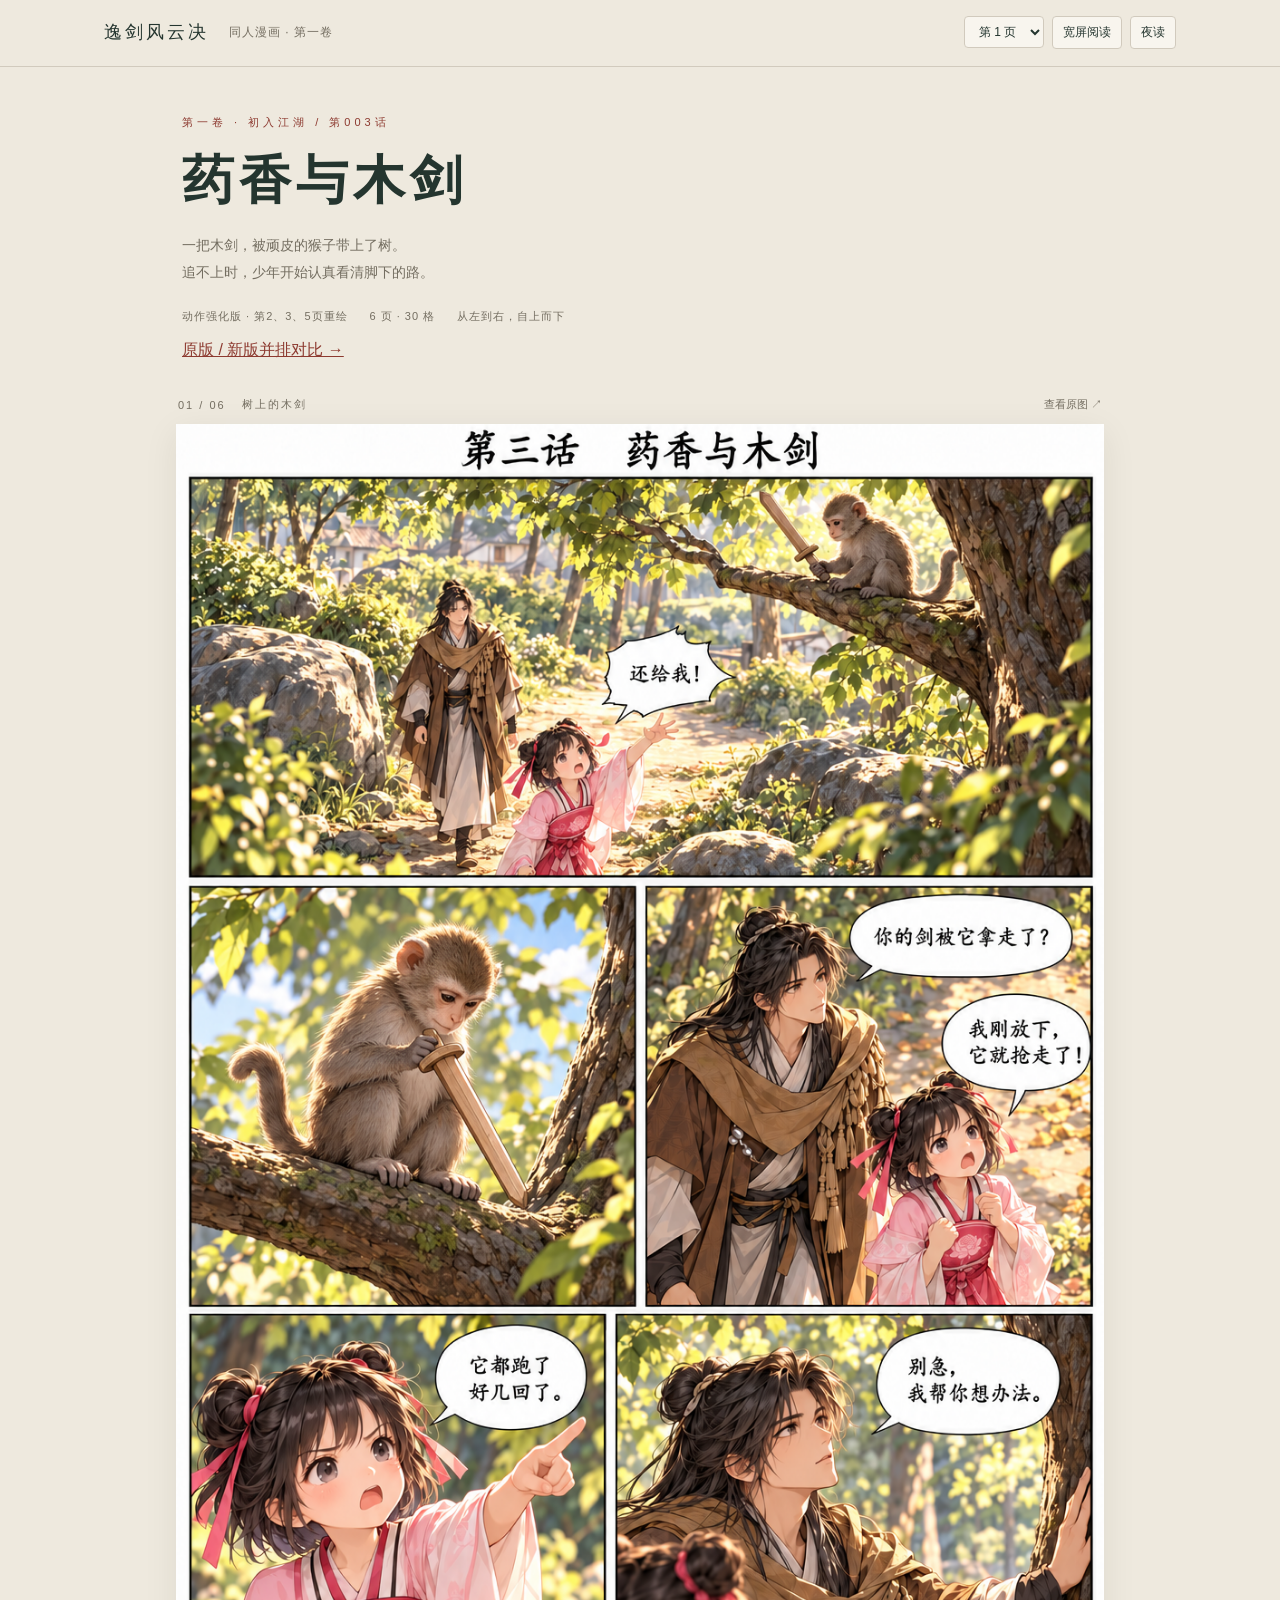
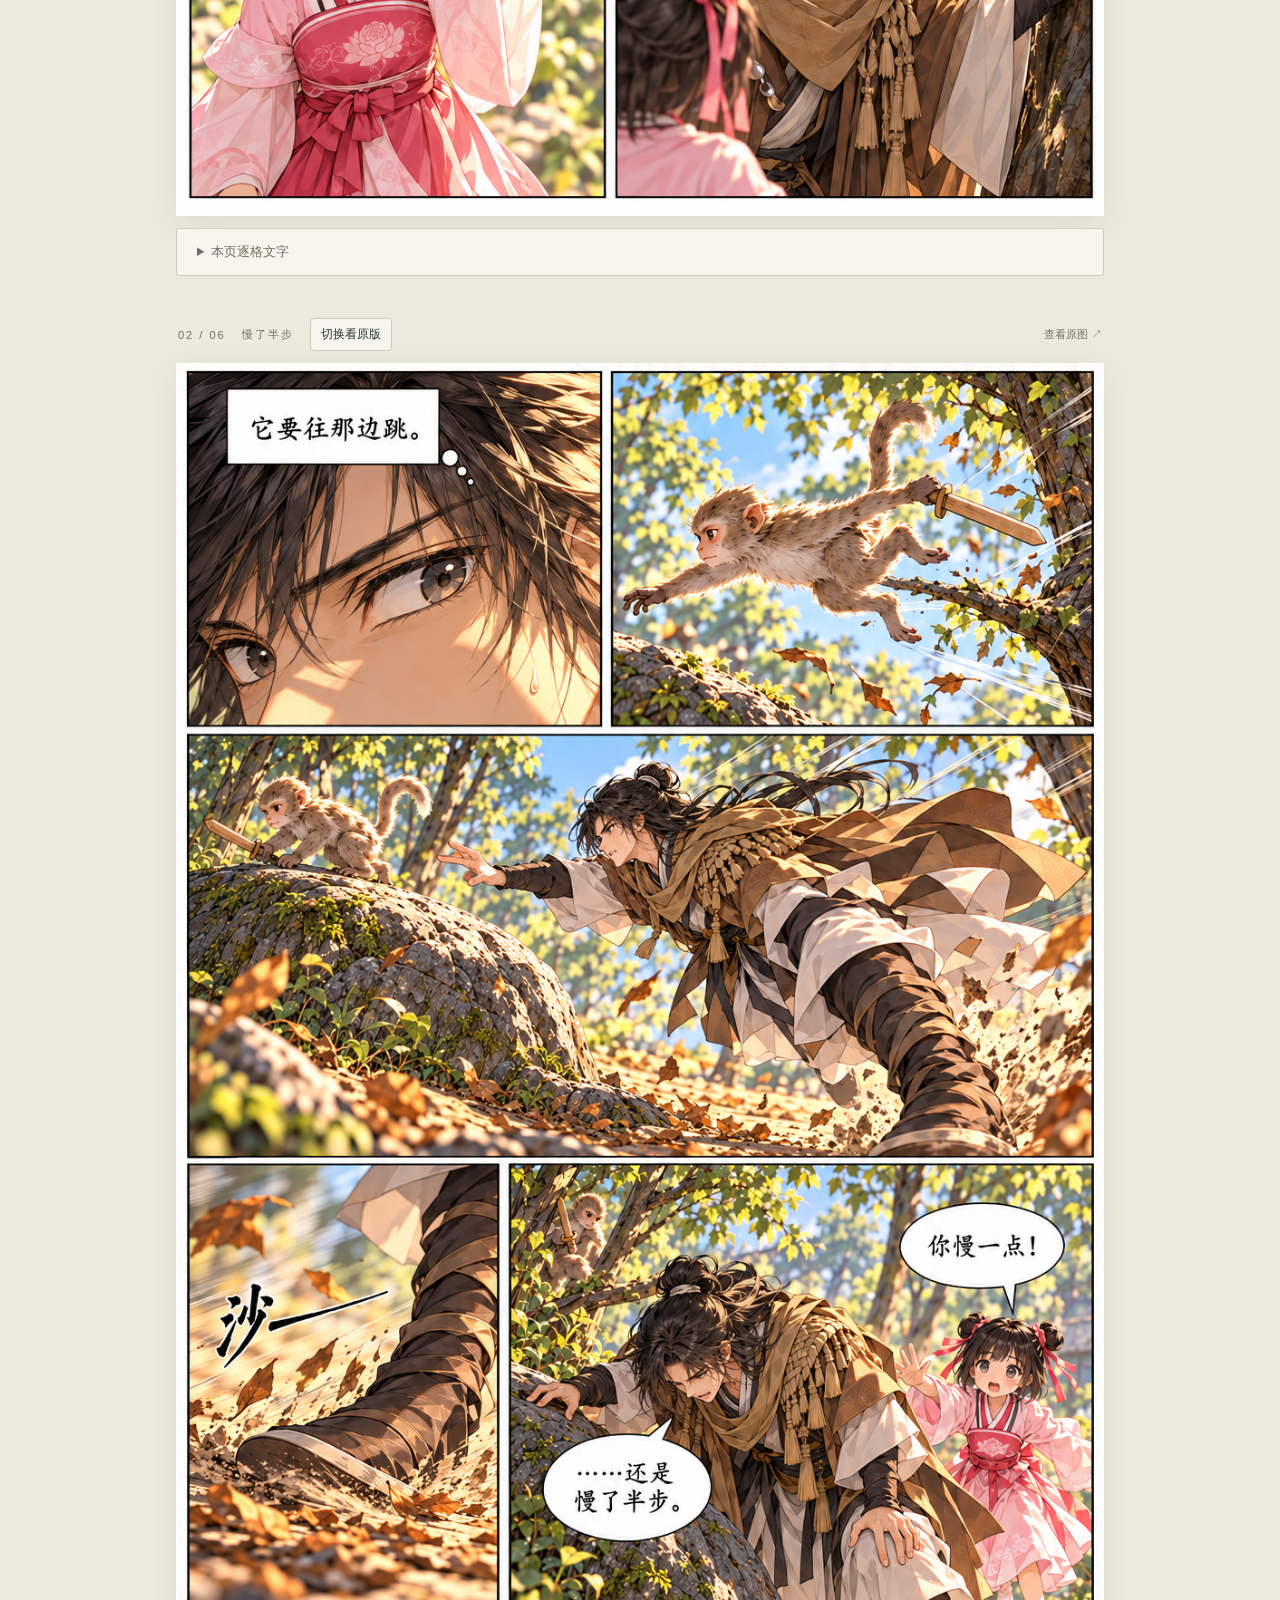
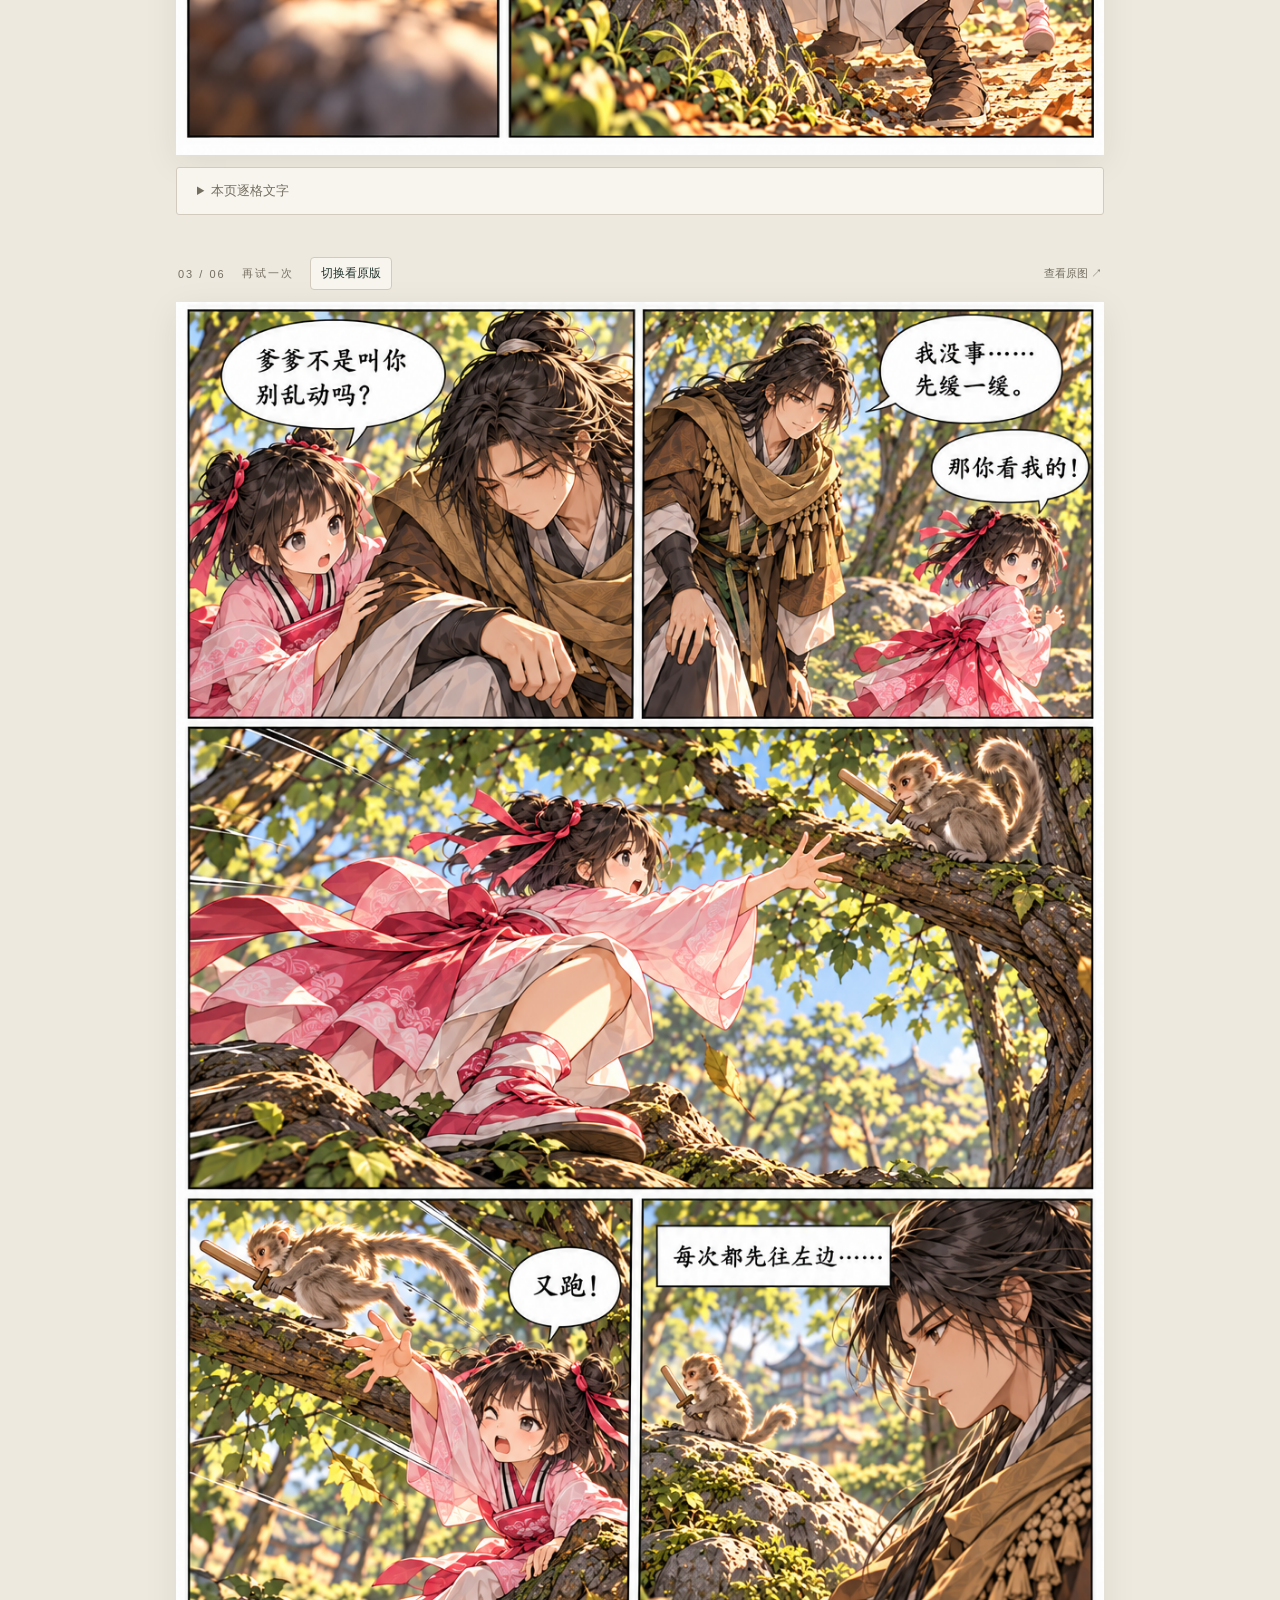
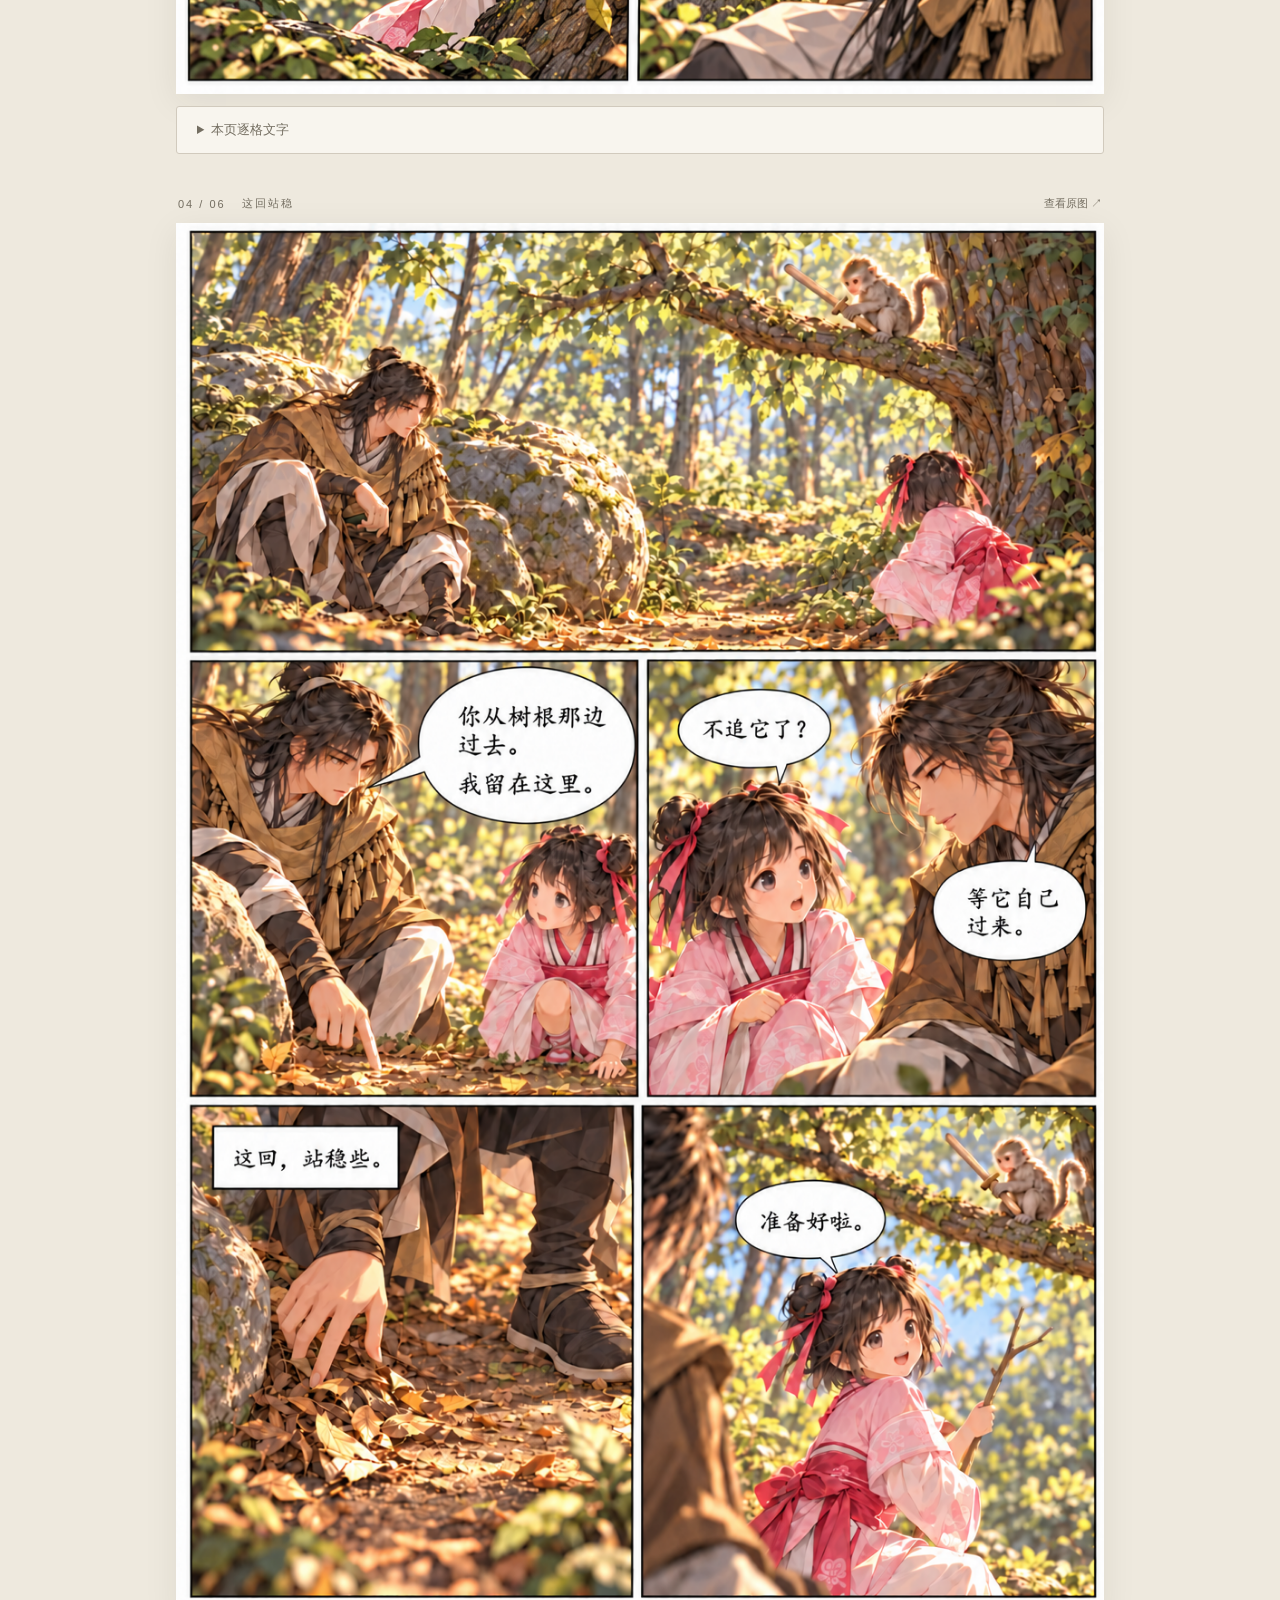
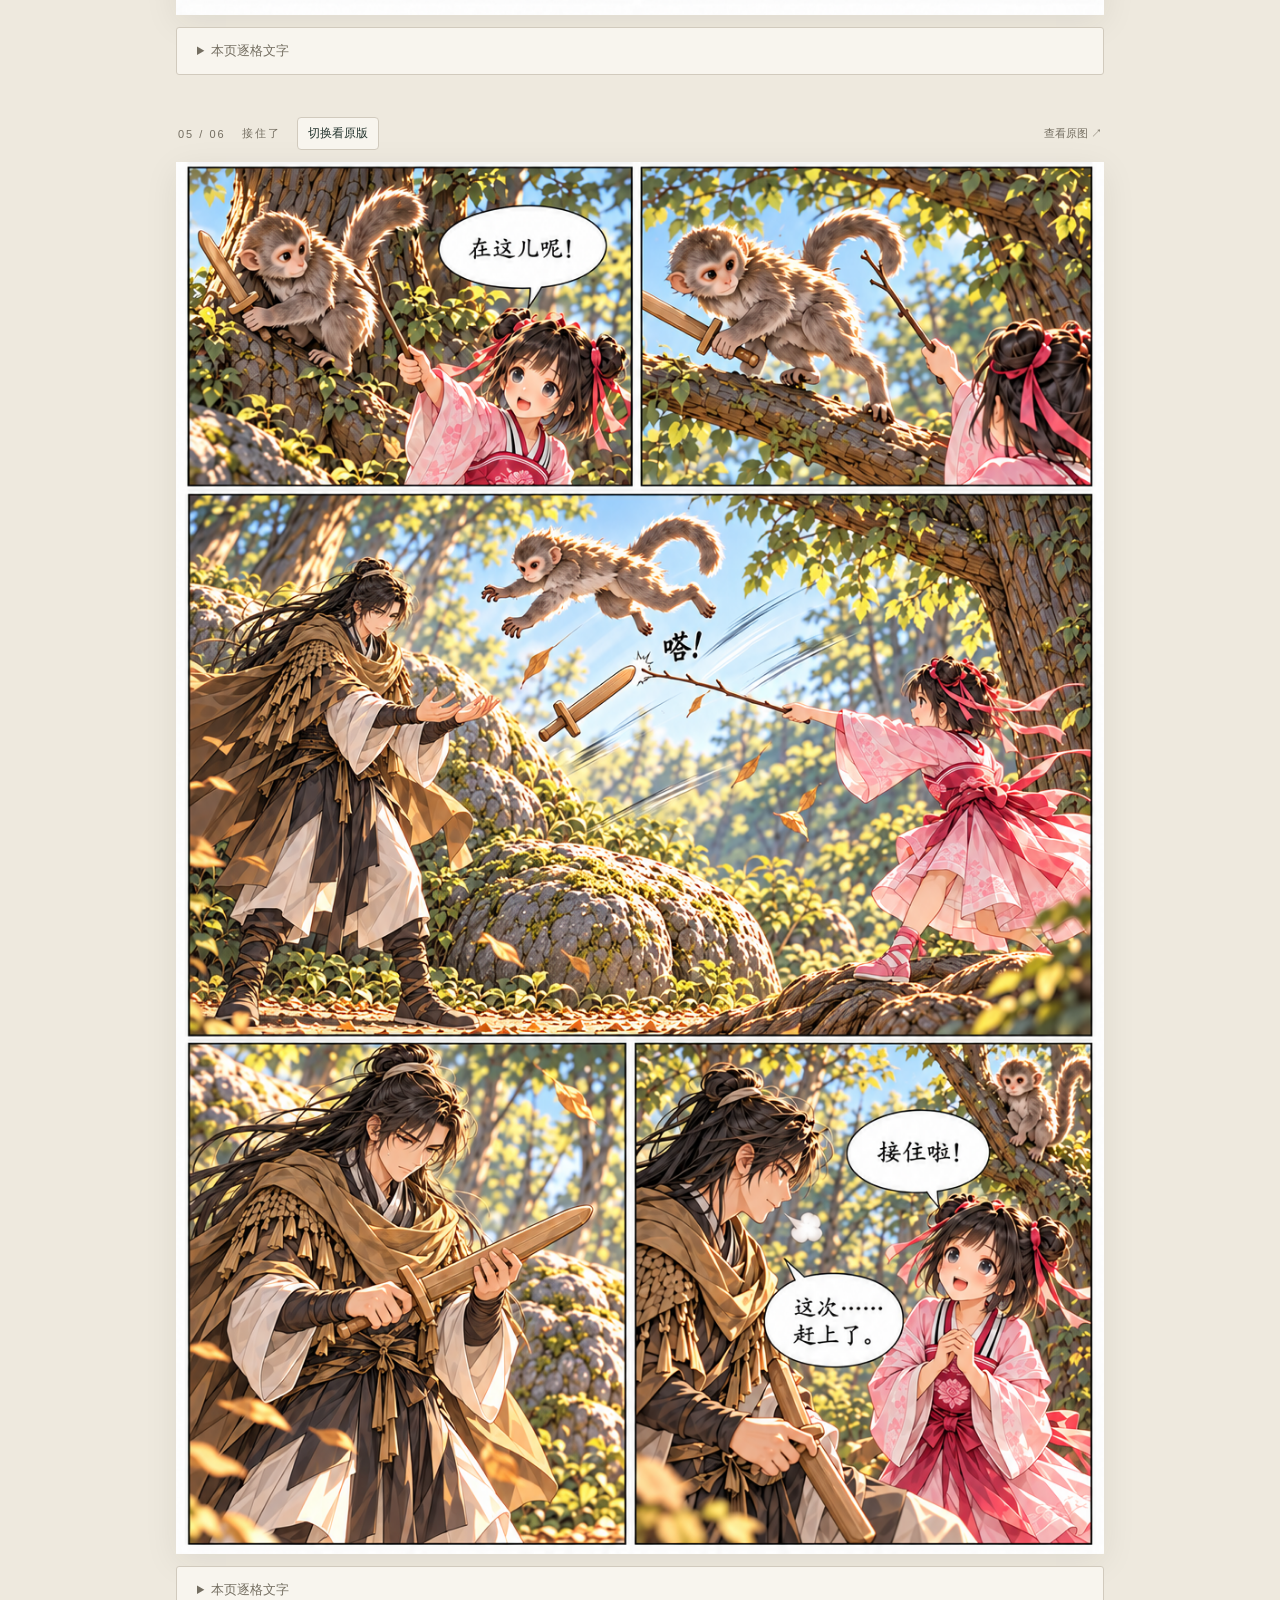
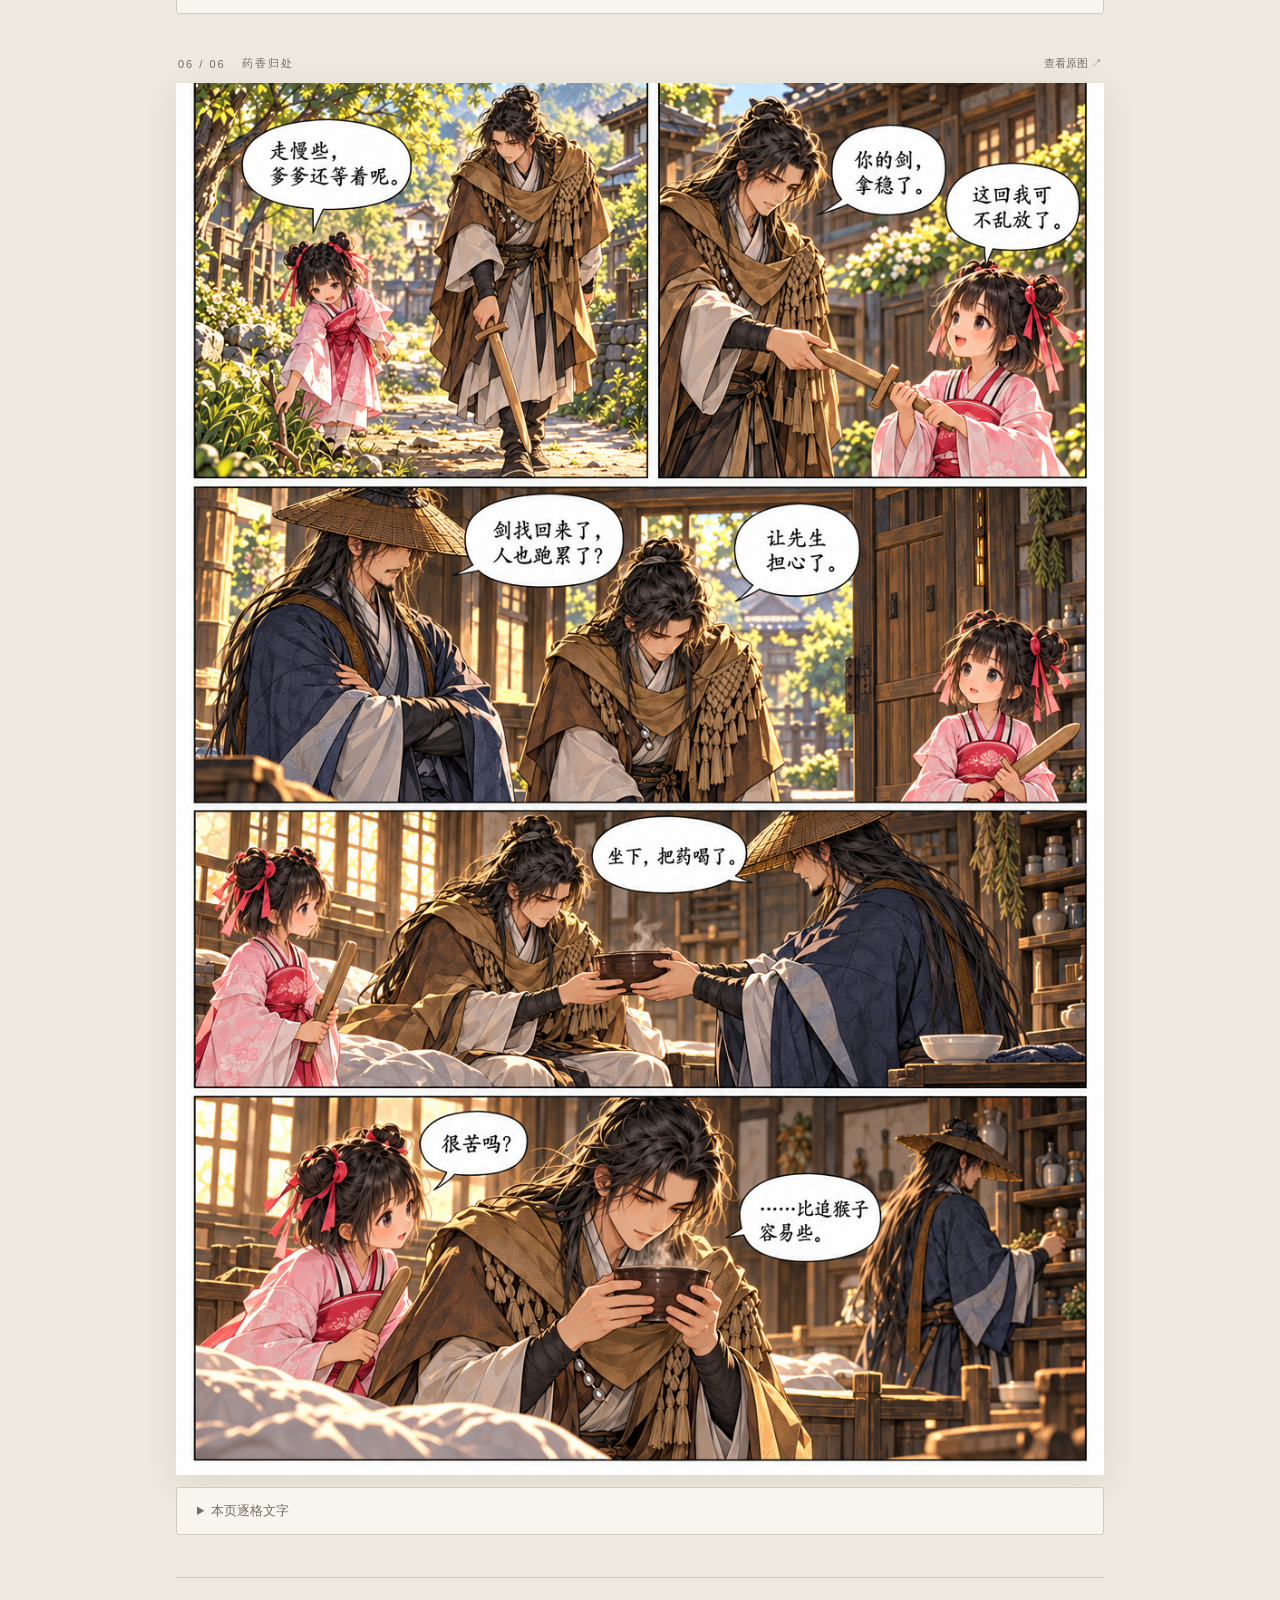
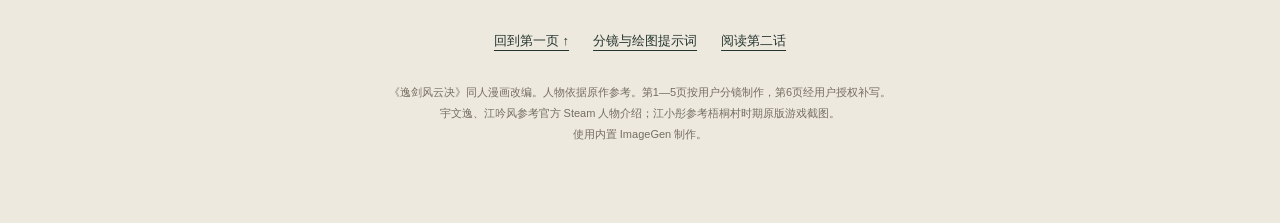
<file: volume-01/episode-03/action-v2/index.html>
<!doctype html>
<html lang="zh-CN"><head><meta charset="utf-8"><meta name="viewport" content="width=device-width, initial-scale=1"><meta name="color-scheme" content="light dark"><title>药香与木剑 · 动作强化版</title>
<style>
:root{--paper:#eee9de;--ink:#24352f;--muted:#746e61;--line:#d1cabd;--accent:#8d3a30;--panel:#f8f5ee}*{box-sizing:border-box}html{scroll-behavior:auto;scroll-padding-top:78px}body{margin:0;background:var(--paper);color:var(--ink);font-family:"PingFang SC","Noto Sans CJK SC",sans-serif}.top{position:sticky;top:0;z-index:10;backdrop-filter:blur(16px);background:color-mix(in srgb,var(--paper) 92%,transparent);border-bottom:1px solid var(--line)}.bar{max-width:1120px;margin:auto;min-height:64px;padding:12px 24px;display:flex;align-items:center;gap:20px}.brand{font-family:"Songti SC",serif;font-size:18px;letter-spacing:3px;white-space:nowrap}.tag{color:var(--muted);font-size:12px;letter-spacing:1px}.tools{margin-left:auto;display:flex;gap:8px;align-items:center}button,select{font:inherit;font-size:12px;border:1px solid var(--line);border-radius:4px;padding:7px 10px;color:var(--ink);background:var(--panel);cursor:pointer}button:hover{border-color:var(--ink)}.progress{height:2px;background:var(--accent);width:0;transition:width .15s}header{max-width:960px;margin:48px auto 36px;padding:0 22px}.eyebrow{font-size:11px;letter-spacing:4px;color:var(--accent)}h1{font-family:"Songti SC","STSong",serif;font-weight:600;font-size:clamp(32px,5vw,52px);letter-spacing:5px;margin:16px 0}.intro{max-width:640px;line-height:1.9;font-size:14px;color:var(--muted)}.meta{display:flex;gap:22px;font-size:11px;letter-spacing:1px;margin-top:24px;color:var(--muted)}main{max-width:960px;margin:auto;padding:0 16px}.page{margin:0 0 42px}.page-label{display:flex;gap:16px;align-items:center;font-size:11px;letter-spacing:2px;padding:0 2px 12px;color:var(--muted)}.page-label a{margin-left:auto;color:inherit;text-decoration:none;letter-spacing:0}.page img{display:block;width:100%;height:auto;background:var(--panel);box-shadow:0 8px 32px #25251c14}.transcript{font-size:13px;background:var(--panel);border:1px solid var(--line);padding:14px 20px;margin-top:12px;border-radius:3px}.transcript summary{cursor:pointer;color:var(--muted)}.transcript p{display:flex;gap:18px;line-height:1.9}.transcript b{font-size:10px;color:var(--accent);padding-top:4px}.end{border-top:1px solid var(--line);max-width:928px;margin:4px auto 48px;padding:30px 22px;text-align:center}.end strong{font-family:"Songti SC",serif;font-size:25px;letter-spacing:4px}.end p{font-size:13px;color:var(--muted);line-height:1.9}.downloads{display:flex;justify-content:center;gap:24px;margin:24px 0}.downloads a{color:var(--ink);font-size:13px;text-underline-offset:5px}.credits{max-width:700px;margin:32px auto 0;font-size:11px!important;line-height:1.9!important}.credits a{color:inherit}body.dark{--paper:#181c1b;--ink:#e4e1d6;--muted:#aaa799;--line:#343c38;--accent:#b68a62;--panel:#222925}body.wide main{max-width:1280px}
@media(max-width:600px){.bar{padding:10px 12px;gap:8px}.brand{font-size:15px;letter-spacing:1px}.tag{display:none}.tools{gap:4px}button,select{padding:6px}.tools .width{display:none}header{margin-top:30px;padding:0 18px}main{padding:0 6px}.page{margin-bottom:26px}.page-label{padding-left:8px;padding-right:8px}h1{letter-spacing:2px}.downloads{flex-wrap:wrap}.meta{gap:14px}}
@media(prefers-reduced-motion:reduce){html{scroll-behavior:auto}.progress{transition:none}}
@media print{@page{size:A4 portrait;margin:0}body{background:white}.top,header,.page-label,.transcript,.end{display:none!important}main{max-width:none;padding:0}.page{margin:0;break-after:page;height:297mm;display:flex;align-items:center;justify-content:center}.page:last-child{break-after:auto}.page img{width:198mm;max-height:297mm;object-fit:contain;box-shadow:none}}
</style></head><body>
<div class="top"><div class="bar"><div class="brand">逸剑风云决</div><span class="tag">同人漫画 · 第一卷</span><div class="tools"><select id="jump" aria-label="跳转页码"><option value="1">第 1 页</option><option value="2">第 2 页</option><option value="3">第 3 页</option><option value="4">第 4 页</option><option value="5">第 5 页</option><option value="6">第 6 页</option></select><button class="width" id="width">宽屏阅读</button><button id="theme" aria-label="切换深色背景">夜读</button></div></div><div class="progress" id="progress"></div></div>
<header><div class="eyebrow">第一卷 · 初入江湖 / 第003话</div><h1>药香与木剑</h1><p class="intro">一把木剑，被顽皮的猴子带上了树。<br>追不上时，少年开始认真看清脚下的路。</p><div class="meta"><span>动作强化版 · 第2、3、5页重绘</span><span>6 页 · 30 格</span><span>从左到右，自上而下</span></div><p><a href="compare.html" style="color:var(--accent)">原版 / 新版并排对比 →</a></p></header>
<main><section class="page" id="page-1" data-page="1" aria-label="第1页 树上的木剑"><div class="page-label"><span>01 / 06</span><span>树上的木剑</span><a href="assets/page-01.png" target="_blank" rel="noopener">查看原图 ↗</a></div><img src="assets/page-01.png" width="1024" height="1536" alt="第1页：树上的木剑。对白见下方逐格文字。" loading="eager"><details class="transcript"><summary>本页逐格文字</summary><p><b>01</b><span>江小彤：还给我！</span></p><p><b>02</b><span>（无对白）</span></p><p><b>03</b><span>宇文逸：你的剑被它拿走了？<br>江小彤：我刚放下，它就抢走了！</span></p><p><b>04</b><span>江小彤：它都跑了好几回了。</span></p><p><b>05</b><span>宇文逸：别急，我帮你想办法。</span></p></details></section>
<section class="page" id="page-2" data-page="2" aria-label="第2页 慢了半步"><div class="page-label"><span>02 / 06</span><span>慢了半步</span><button class="version" data-n="2" aria-pressed="false">切换看原版</button><a href="assets/page-02.png" target="_blank" rel="noopener">查看原图 ↗</a></div><img src="assets/page-02.png" width="1024" height="1536" alt="第2页：慢了半步。对白见下方逐格文字。" loading="lazy"><details class="transcript"><summary>本页逐格文字</summary><p><b>01</b><span>宇文逸：它要往那边跳。</span></p><p><b>02</b><span>（无对白）</span></p><p><b>03</b><span>（无对白）</span></p><p><b>04</b><span>拟声：沙——</span></p><p><b>05</b><span>江小彤：你慢一点！<br>宇文逸：……还是慢了半步。</span></p></details></section>
<section class="page" id="page-3" data-page="3" aria-label="第3页 再试一次"><div class="page-label"><span>03 / 06</span><span>再试一次</span><button class="version" data-n="3" aria-pressed="false">切换看原版</button><a href="assets/page-03.png" target="_blank" rel="noopener">查看原图 ↗</a></div><img src="assets/page-03.png" width="1024" height="1536" alt="第3页：再试一次。对白见下方逐格文字。" loading="lazy"><details class="transcript"><summary>本页逐格文字</summary><p><b>01</b><span>江小彤：爹爹不是叫你别乱动吗？</span></p><p><b>02</b><span>宇文逸：我没事……先缓一缓。<br>江小彤：那你看我的！</span></p><p><b>03</b><span>（无对白）</span></p><p><b>04</b><span>江小彤：又跑！</span></p><p><b>05</b><span>宇文逸：每次都先往左边……</span></p></details></section>
<section class="page" id="page-4" data-page="4" aria-label="第4页 这回站稳"><div class="page-label"><span>04 / 06</span><span>这回站稳</span><a href="assets/page-04.png" target="_blank" rel="noopener">查看原图 ↗</a></div><img src="assets/page-04.png" width="1024" height="1536" alt="第4页：这回站稳。对白见下方逐格文字。" loading="lazy"><details class="transcript"><summary>本页逐格文字</summary><p><b>01</b><span>（无对白）</span></p><p><b>02</b><span>宇文逸：你从树根那边过去。<br>宇文逸：我留在这里。</span></p><p><b>03</b><span>江小彤：不追它了？<br>宇文逸：等它自己过来。</span></p><p><b>04</b><span>宇文逸：这回，站稳些。</span></p><p><b>05</b><span>江小彤：准备好啦。</span></p></details></section>
<section class="page" id="page-5" data-page="5" aria-label="第5页 接住了"><div class="page-label"><span>05 / 06</span><span>接住了</span><button class="version" data-n="5" aria-pressed="false">切换看原版</button><a href="assets/page-05.png" target="_blank" rel="noopener">查看原图 ↗</a></div><img src="assets/page-05.png" width="1024" height="1536" alt="第5页：接住了。对白见下方逐格文字。" loading="lazy"><details class="transcript"><summary>本页逐格文字</summary><p><b>01</b><span>江小彤：在这儿呢！</span></p><p><b>02</b><span>（无对白）</span></p><p><b>03</b><span>拟声：嗒！</span></p><p><b>04</b><span>（无对白）</span></p><p><b>05</b><span>江小彤：接住啦！<br>宇文逸：这次……赶上了。</span></p></details></section>
<section class="page" id="page-6" data-page="6" aria-label="第6页 药香归处"><div class="page-label"><span>06 / 06</span><span>药香归处</span><a href="assets/page-06.png" target="_blank" rel="noopener">查看原图 ↗</a></div><img src="assets/page-06.png" width="1024" height="1536" alt="第6页：药香归处。对白见下方逐格文字。" loading="lazy"><details class="transcript"><summary>本页逐格文字</summary><p><b>01</b><span>江小彤：走慢些，爹爹还等着呢。</span></p><p><b>02</b><span>宇文逸：你的剑，拿稳了。<br>江小彤：这回我可不乱放了。</span></p><p><b>03</b><span>江吟风：剑找回来了，人也跑累了？<br>宇文逸：让先生担心了。</span></p><p><b>04</b><span>江吟风：坐下，把药喝了。</span></p><p><b>05</b><span>江小彤：很苦吗？<br>宇文逸：……比追猴子容易些。</span></p></details></section></main>
<footer class="end"><div class="downloads"><a href="#page-1">回到第一页 ↑</a><a href="episode.json" download>分镜与绘图提示词</a><a href="../../episode-02/index.html">阅读第二话</a></div><p class="credits">《逸剑风云决》同人漫画改编。人物依据原作参考。第1—5页按用户分镜制作，第6页经用户授权补写。<br>宇文逸、江吟风参考官方 Steam 人物介绍；江小彤参考梧桐村时期原版游戏截图。<br>使用内置 ImageGen 制作。</p></footer>
<script>
const jump=document.getElementById('jump'),sections=[...document.querySelectorAll('.page')];
jump.addEventListener('change',()=>document.getElementById('page-'+jump.value).scrollIntoView({behavior:'instant',block:'start'}));
document.getElementById('theme').addEventListener('click',e=>{const on=document.body.classList.toggle('dark');e.target.textContent=on?'日读':'夜读'});
document.getElementById('width').addEventListener('click',e=>{const on=document.body.classList.toggle('wide');e.target.textContent=on?'标准宽度':'宽屏阅读'});
function update(){const top=window.scrollY,span=document.documentElement.scrollHeight-innerHeight;document.getElementById('progress').style.width=(span>0?Math.min(100,100*top/span):100)+'%';let current=1;sections.forEach(s=>{if(s.getBoundingClientRect().top<innerHeight*.42)current=Number(s.dataset.page)});if(document.activeElement!==jump)jump.value=current;}
addEventListener('scroll',update,{passive:true});addEventListener('resize',update);update();
document.addEventListener('keydown',e=>{if(['SELECT','INPUT','TEXTAREA'].includes(document.activeElement.tagName))return;if(e.key==='ArrowRight'||e.key==='ArrowLeft'){e.preventDefault();const next=Math.max(1,Math.min(6,Number(jump.value)+(e.key==='ArrowRight'?1:-1)));document.getElementById('page-'+next).scrollIntoView({behavior:'instant',block:'start'});}});
document.querySelectorAll('.version').forEach(button=>button.addEventListener('click',()=>{
const old=button.getAttribute('aria-pressed')!=='true', n=button.dataset.n.padStart(2,'0');
button.closest('.page').querySelector('img').src=(old?'../':'')+'assets/page-'+n+'.png';
button.setAttribute('aria-pressed',String(old));button.textContent=old?'切回动作强化版':'切换看原版';
}));</script></body></html>
</file>
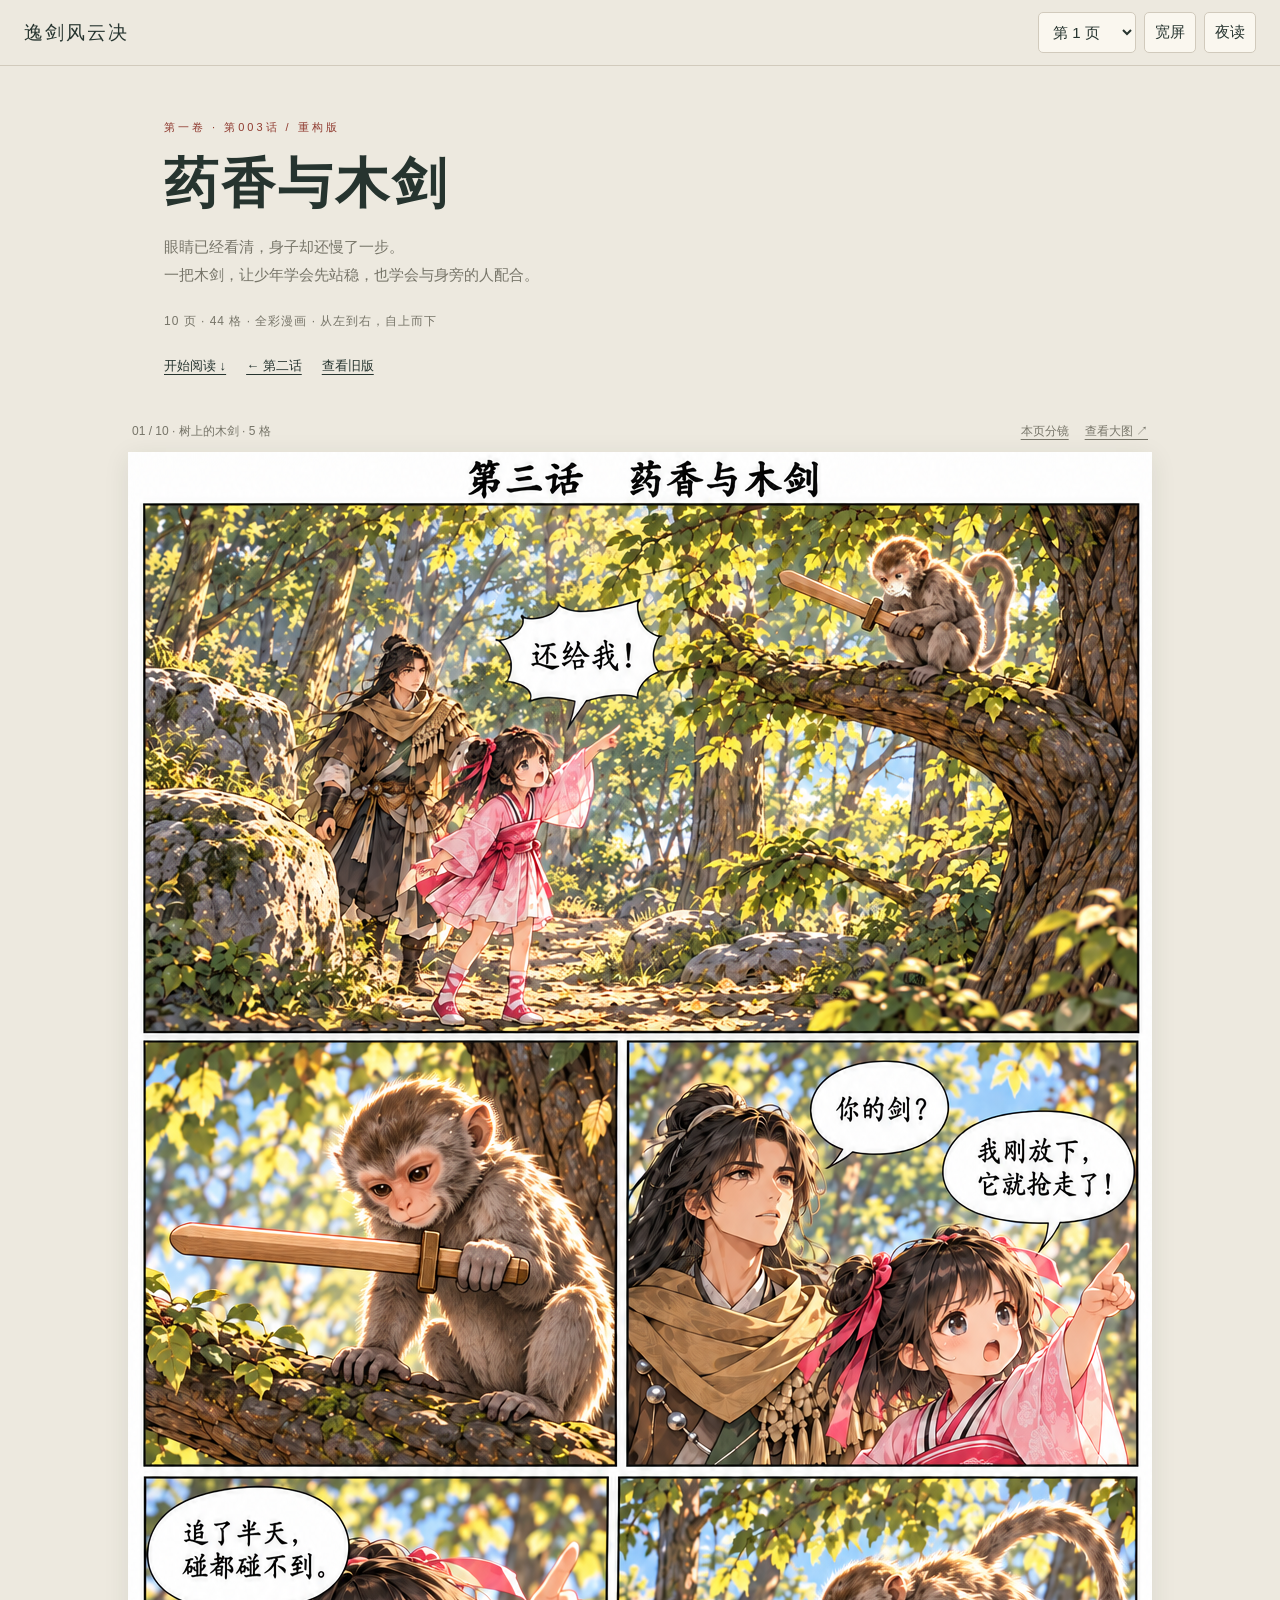
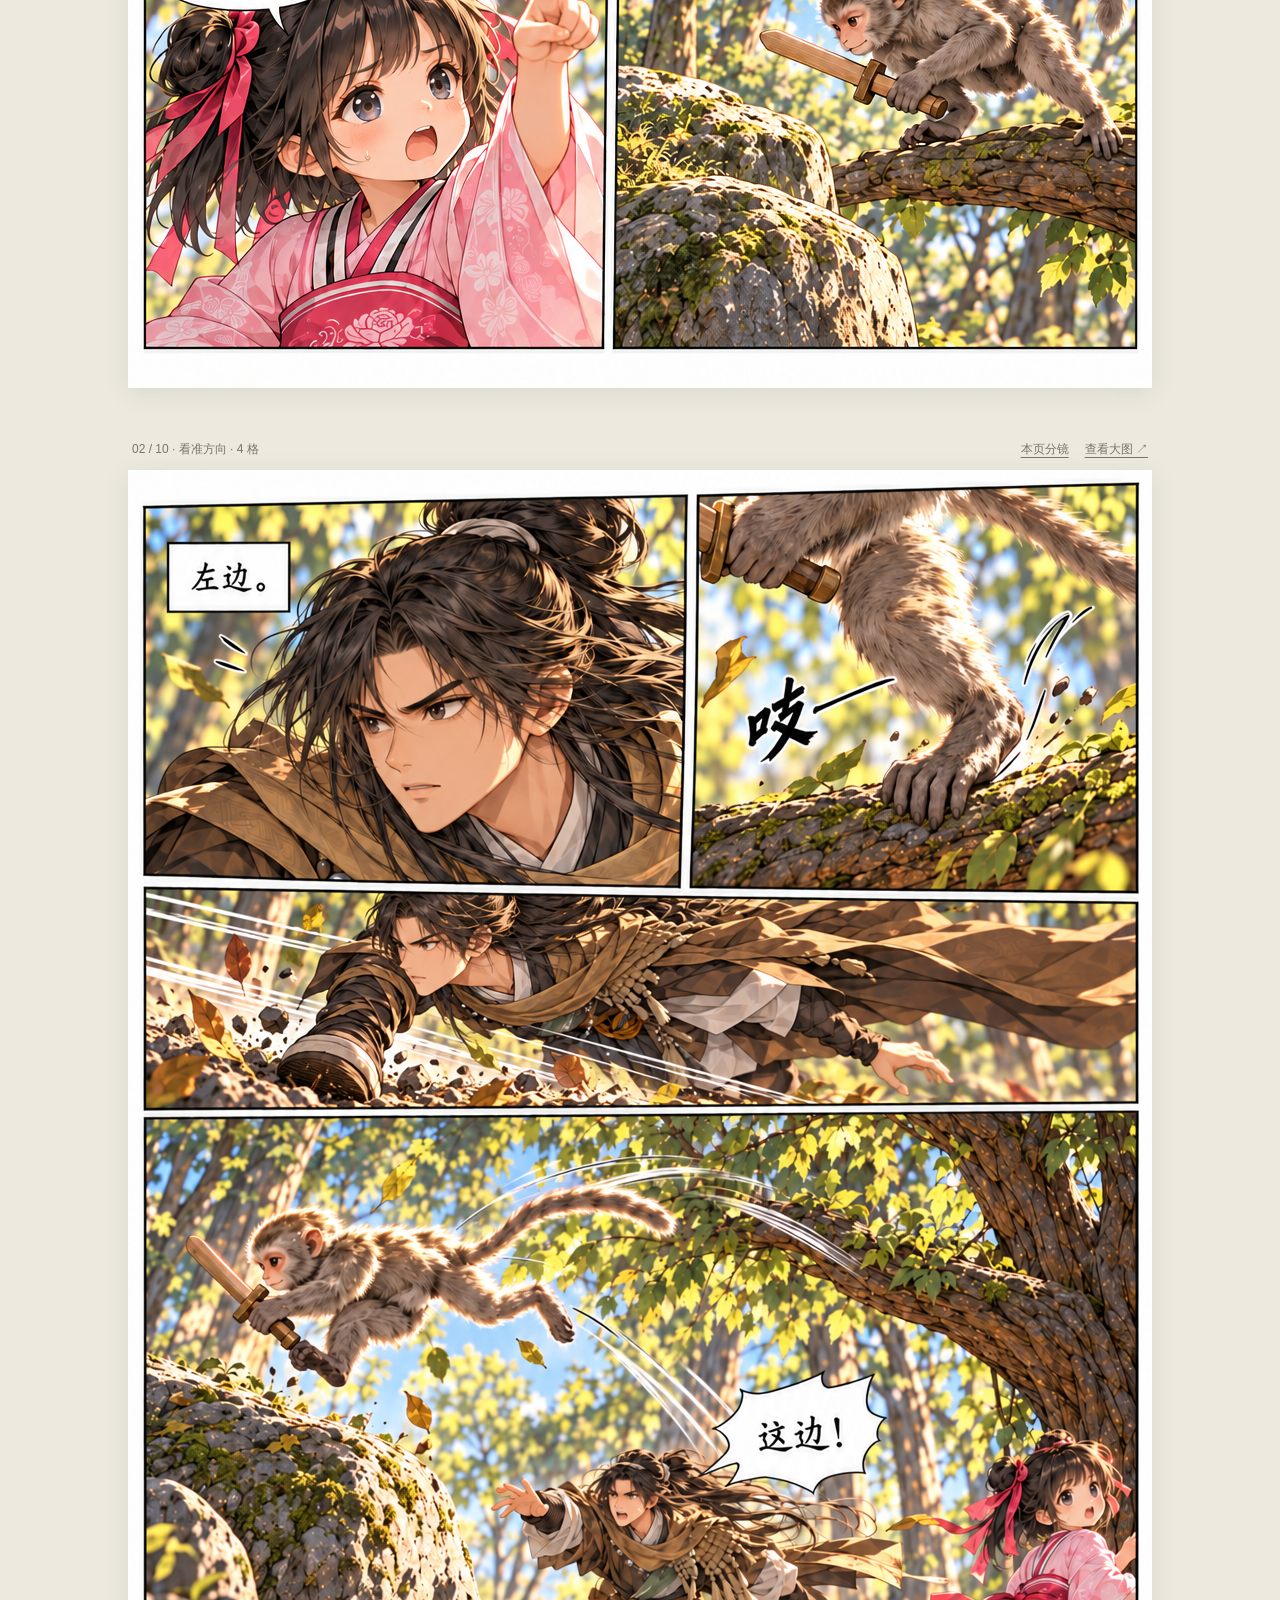
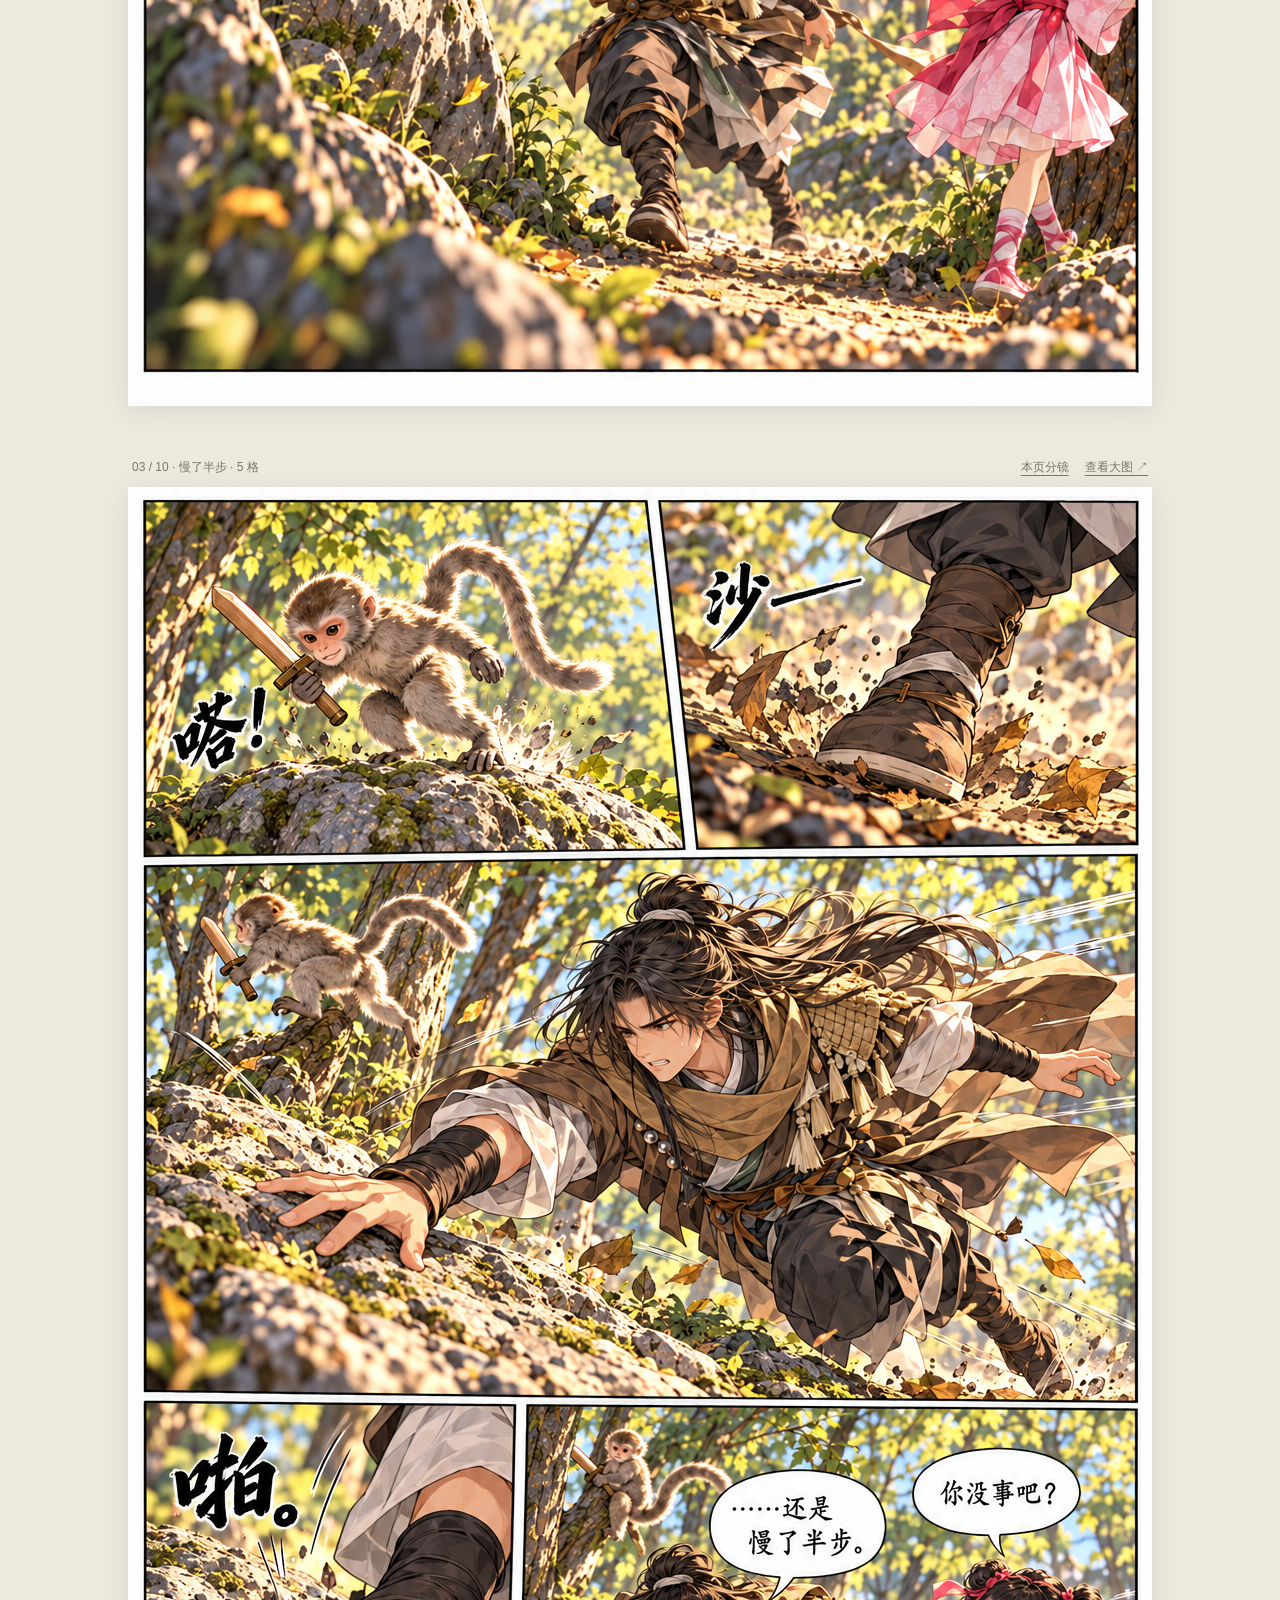
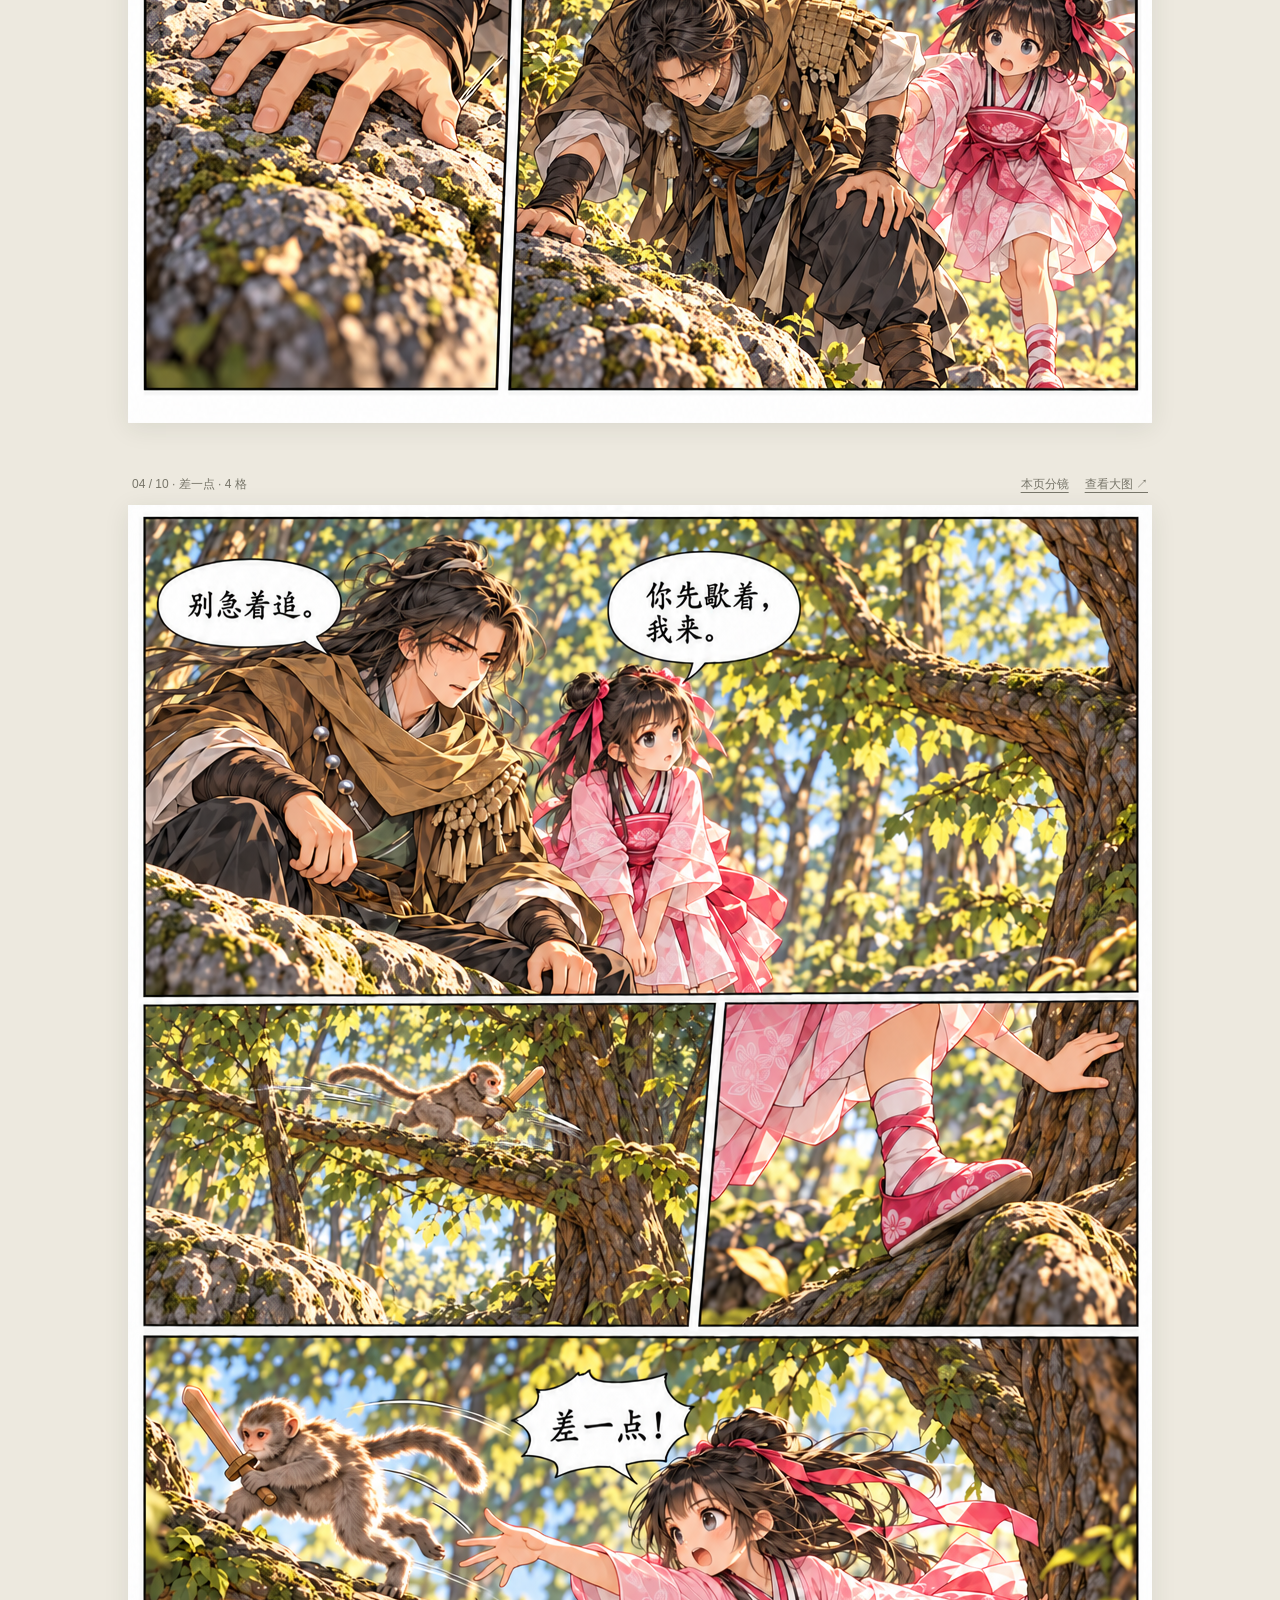
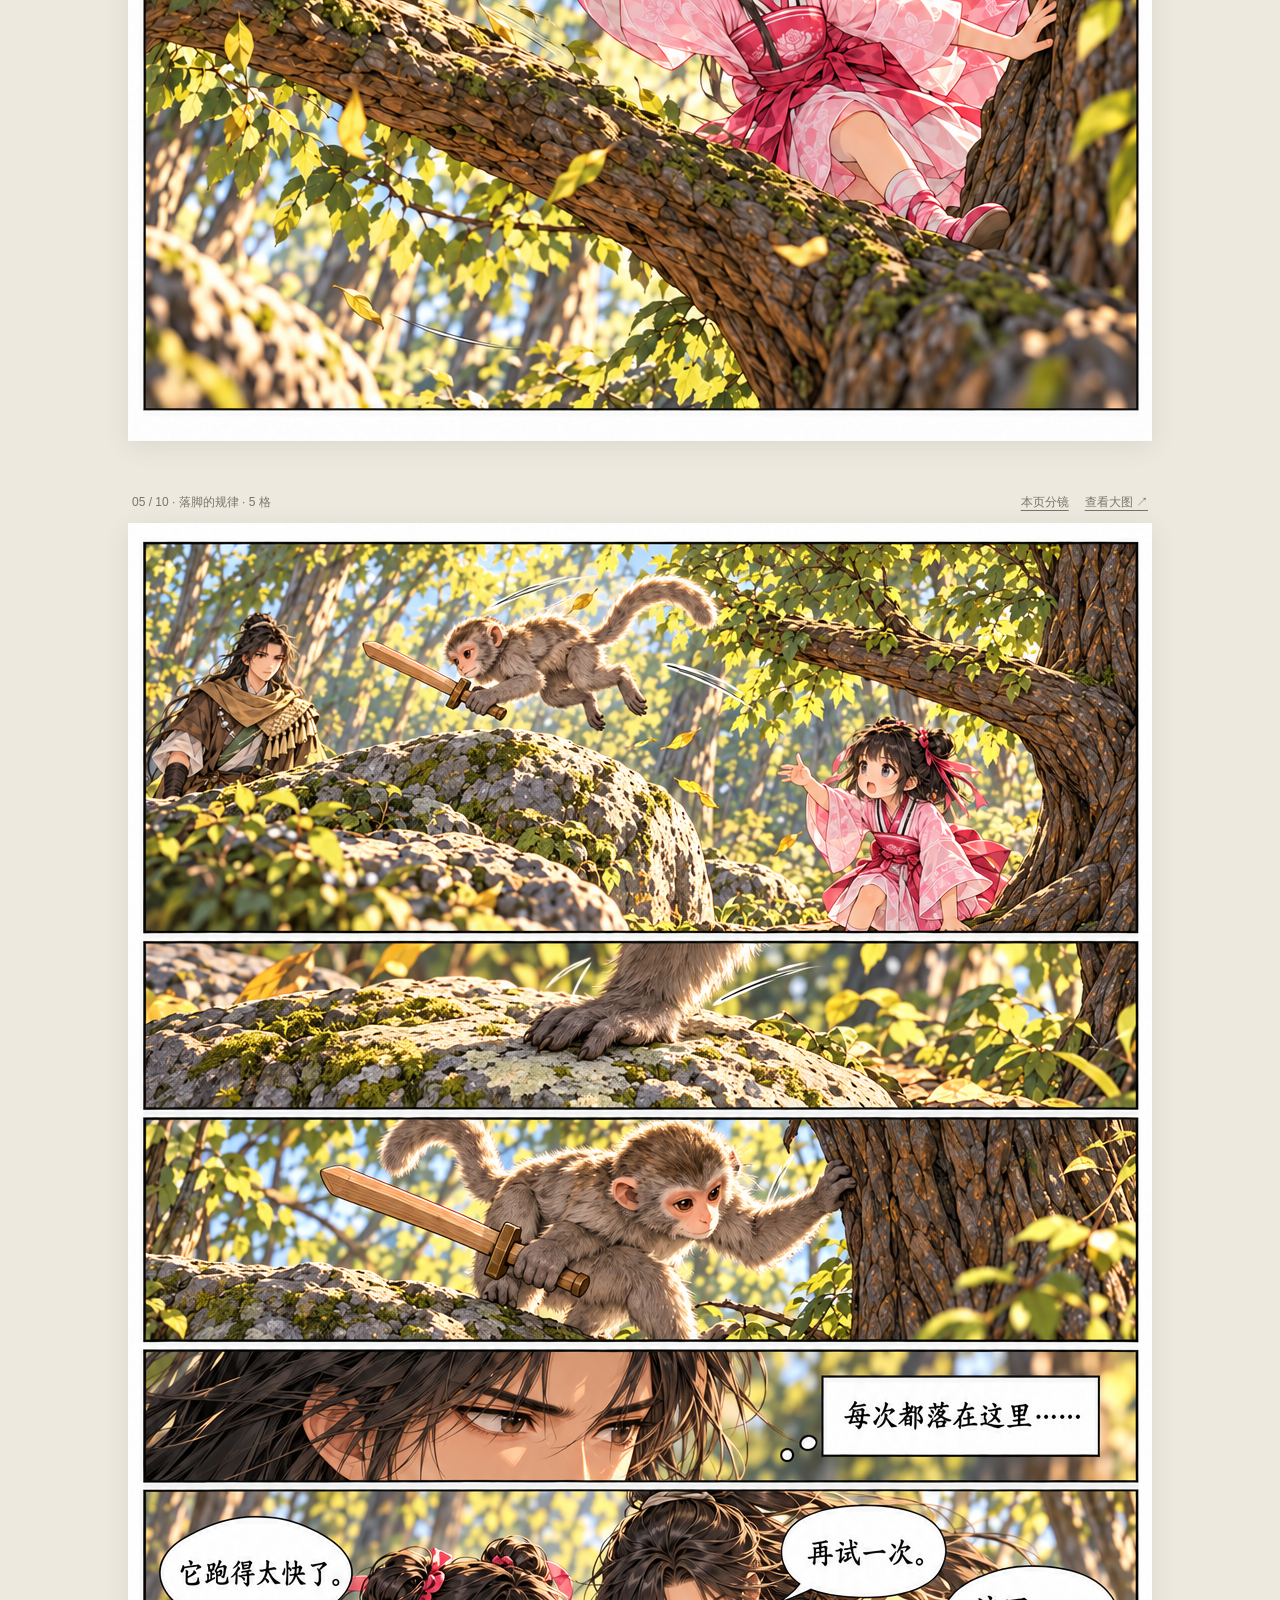
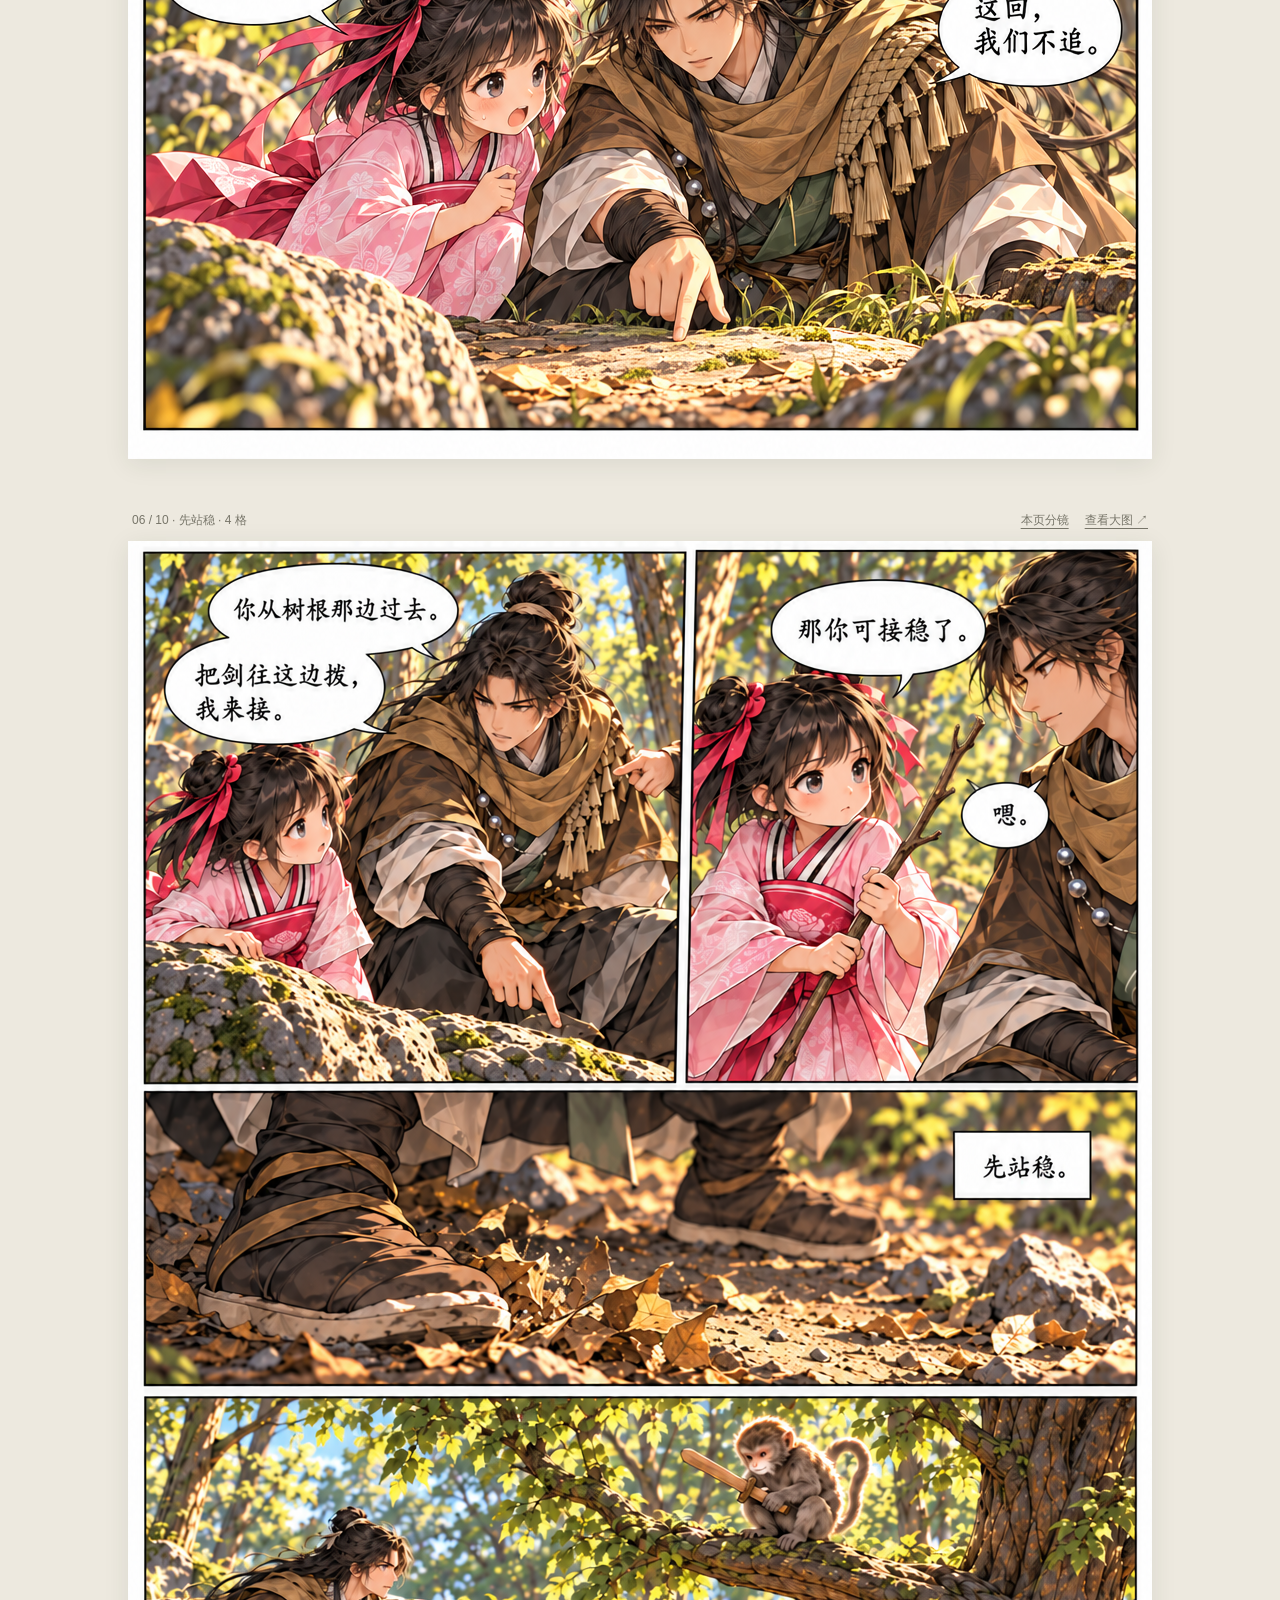
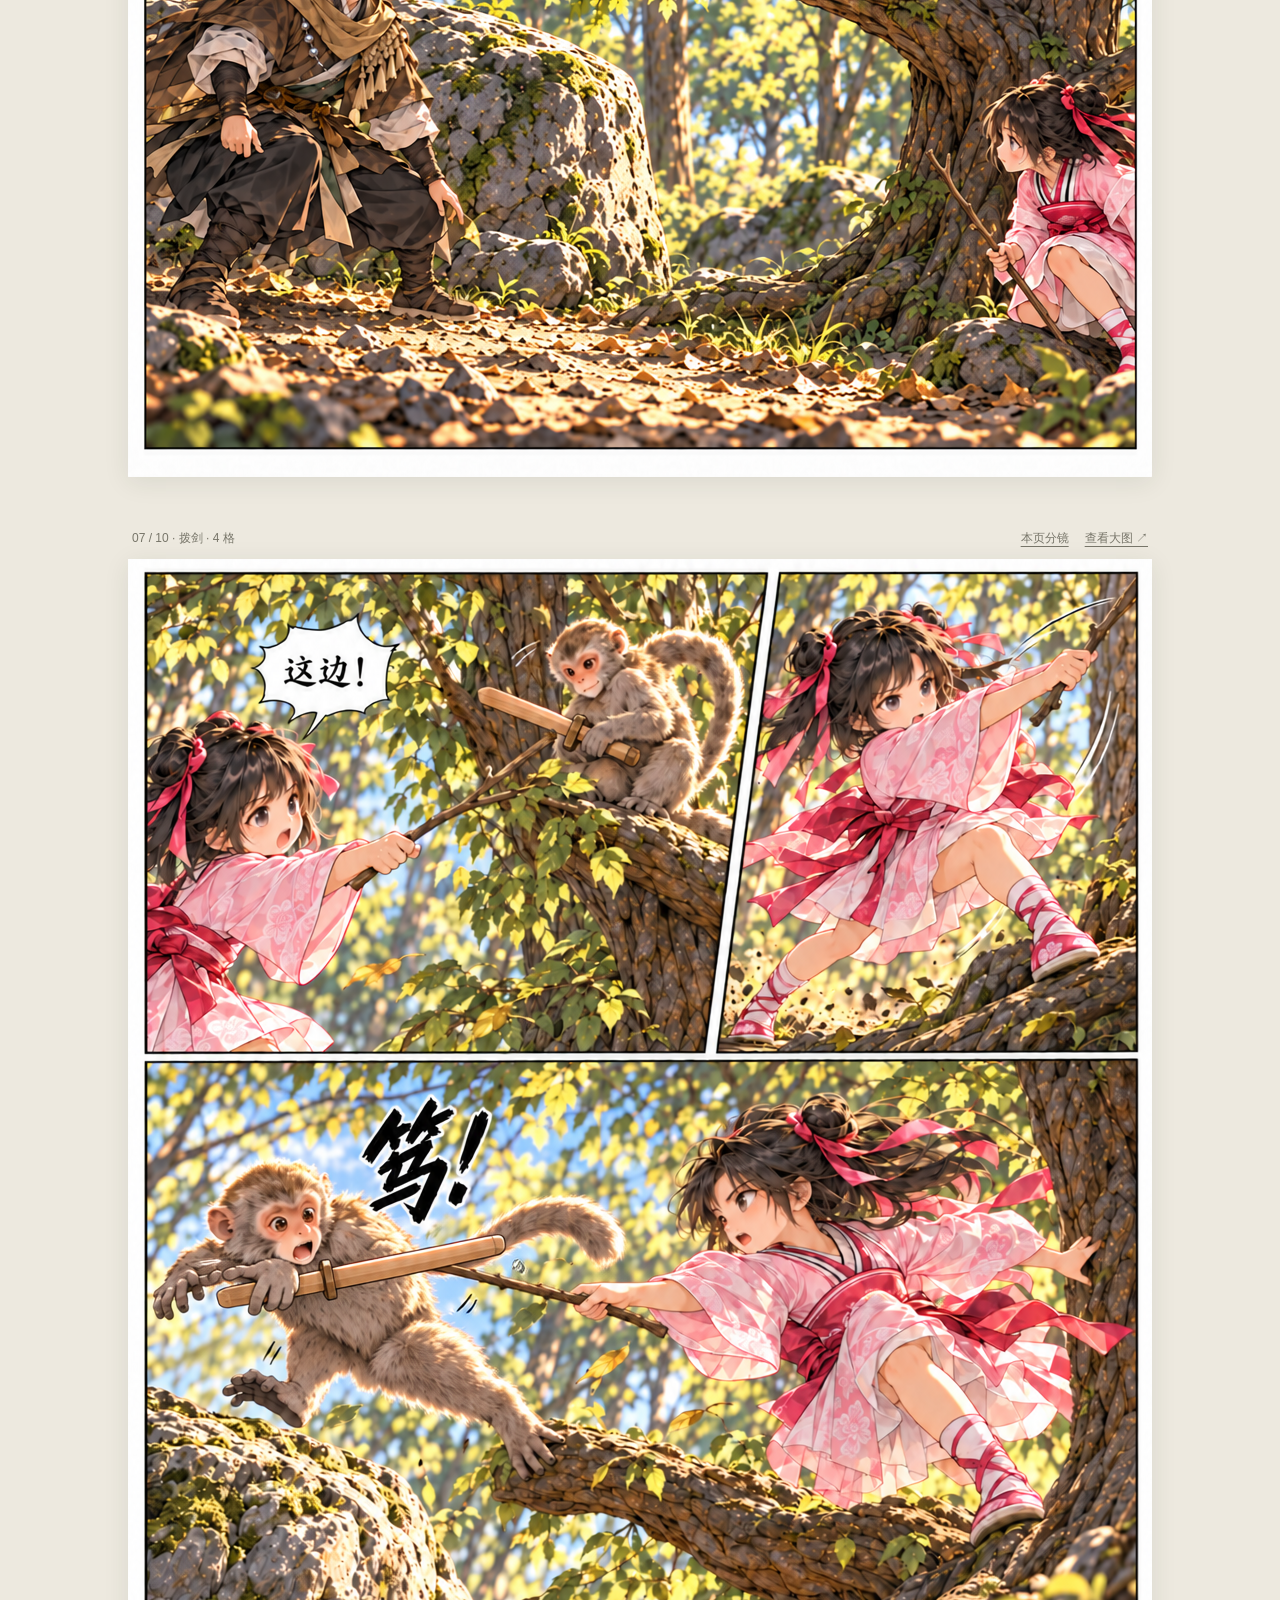
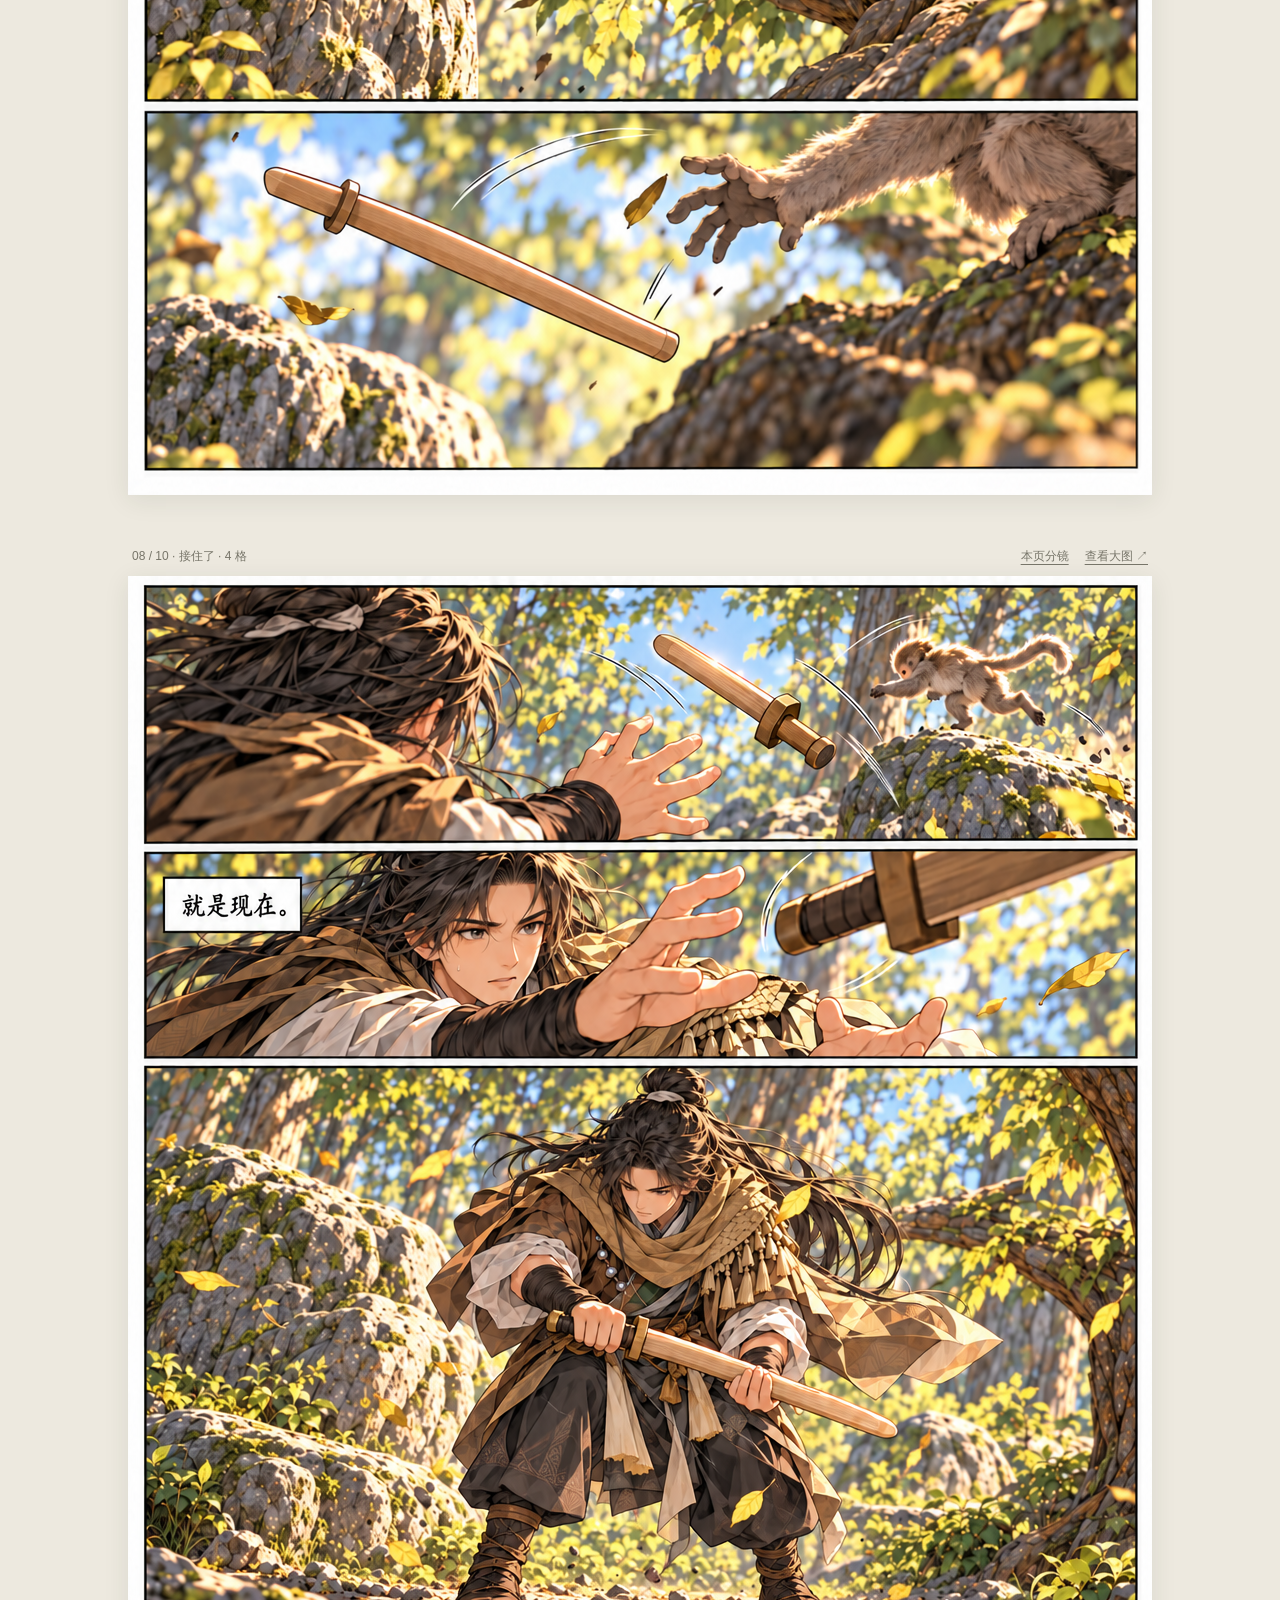
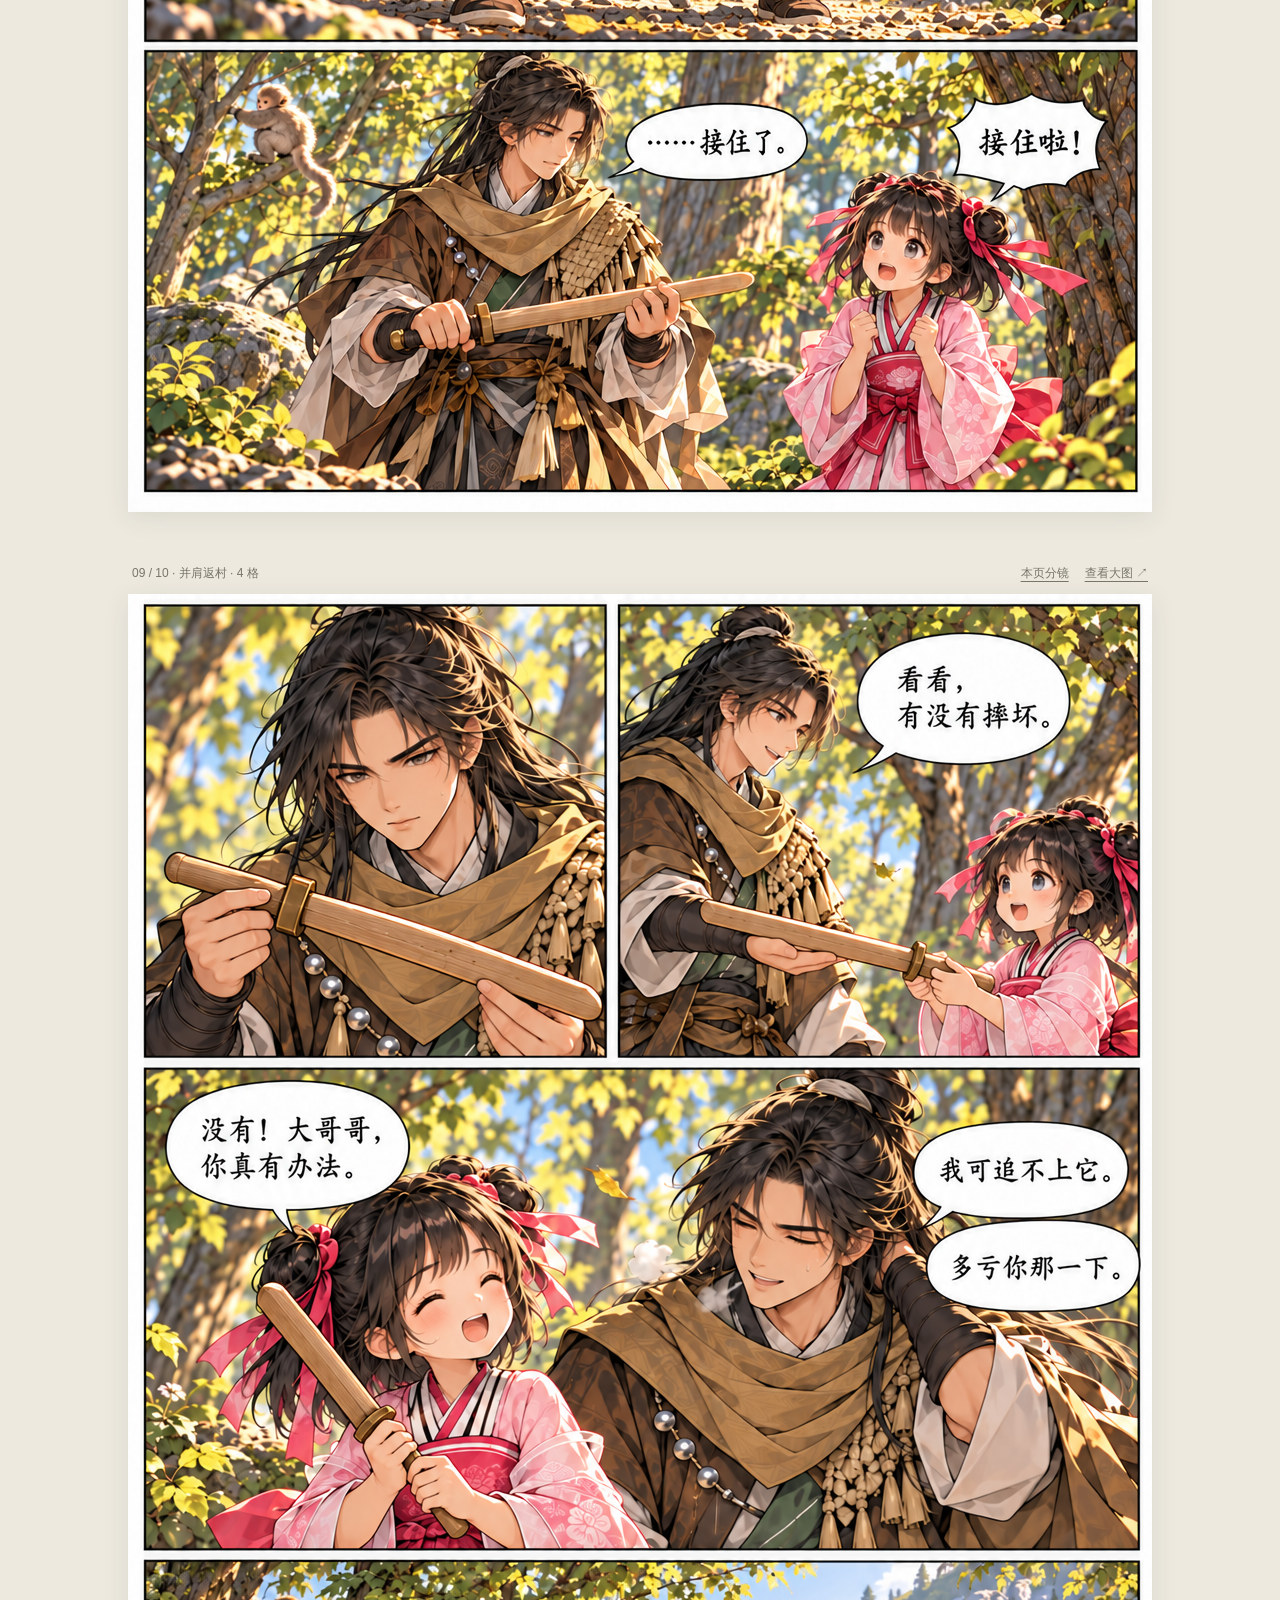
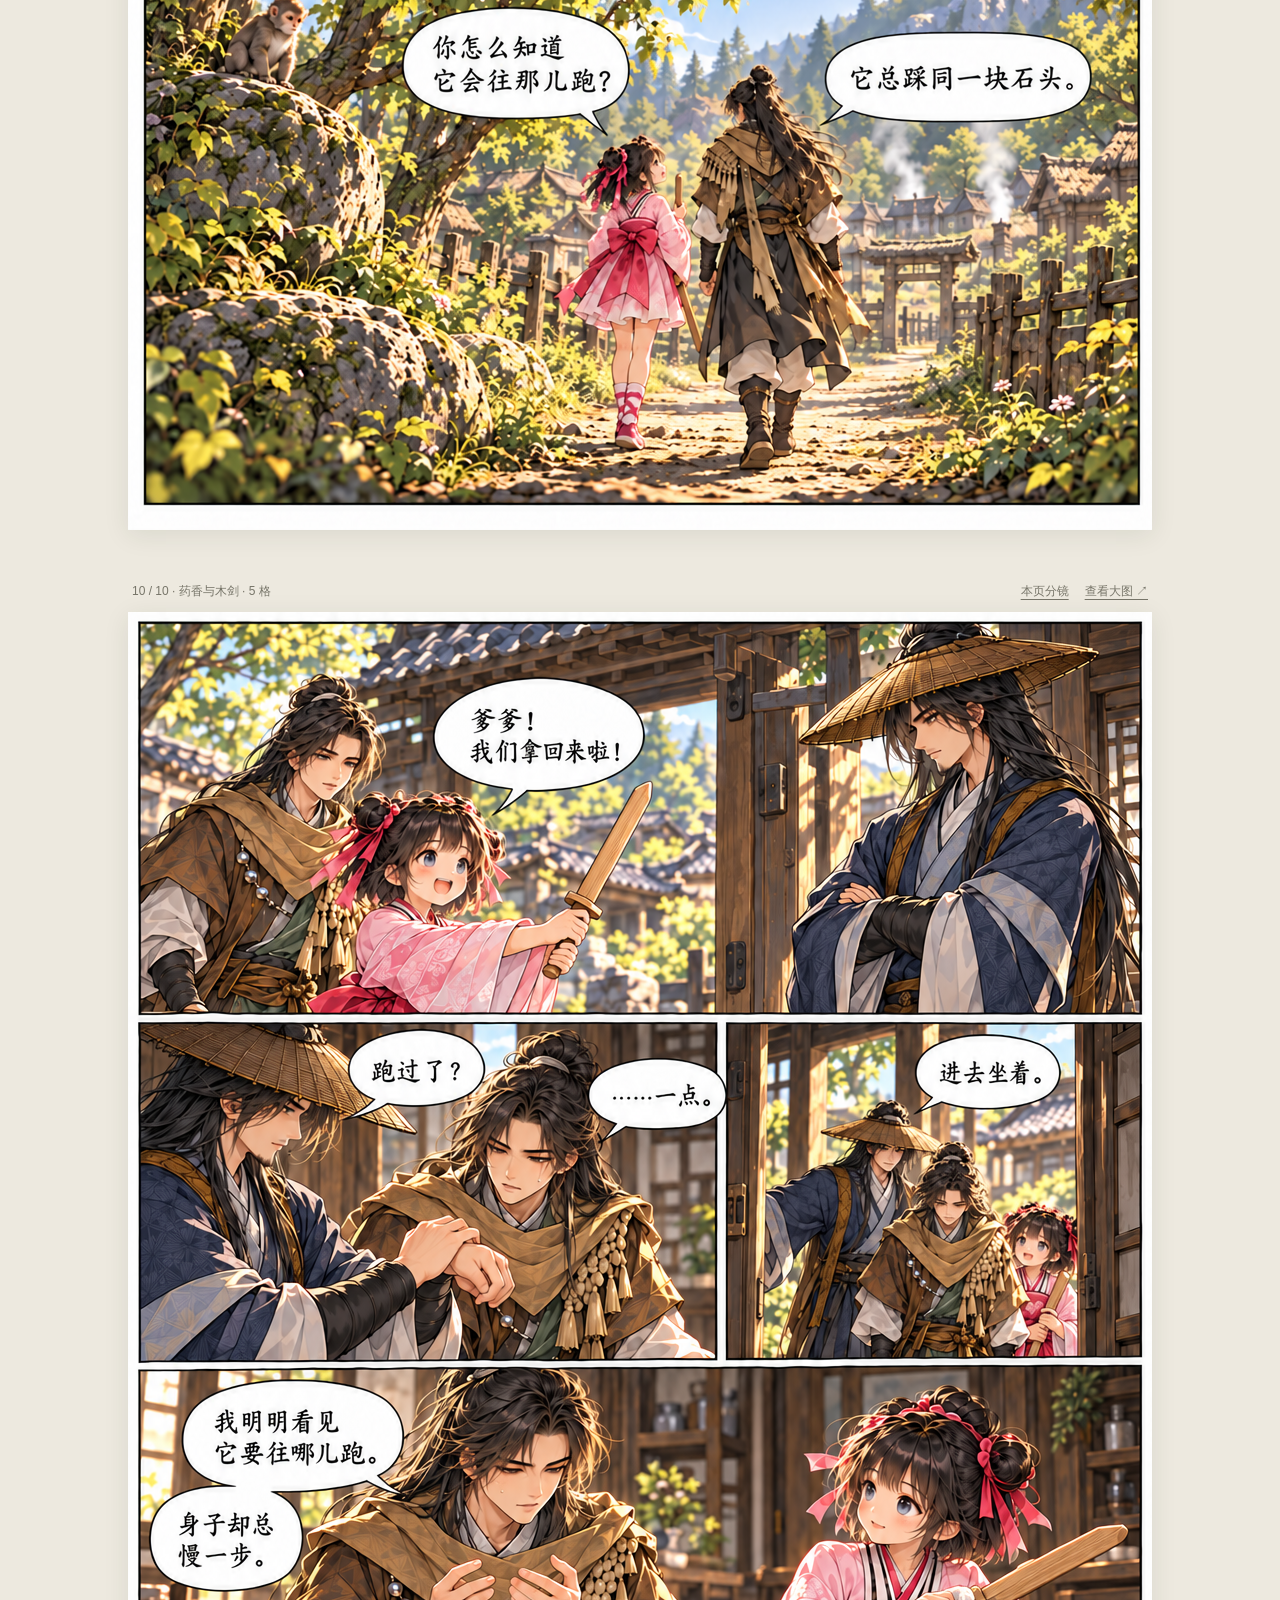
<file: volume-01/episode-03/reconstruction-v4/index.html>
<!doctype html><html lang="zh-CN"><head><meta charset="utf-8"><meta name="viewport" content="width=device-width,initial-scale=1"><title>药香与木剑 · 第003话重构版</title><style>
:root{--bg:#ede9df;--paper:#faf7ef;--ink:#26342f;--muted:#777569;--line:#d1cabc;--accent:#903b30}*{box-sizing:border-box}html{scroll-padding-top:86px}body{margin:0;background:var(--bg);color:var(--ink);font:15px/1.65 "PingFang SC","Microsoft Yahei",sans-serif}a{color:inherit;text-underline-offset:4px}button,select{font:inherit;color:var(--ink);background:var(--paper);border:1px solid var(--line);border-radius:5px;padding:7px 10px;cursor:pointer}button:hover,a:hover{color:var(--accent)}.bar{position:sticky;top:0;z-index:10;background:var(--bg);border-bottom:1px solid var(--line);padding:12px 24px;display:flex;align-items:center;gap:15px;flex-wrap:wrap}.brand{font-family:"Songti SC",serif;letter-spacing:2px;text-decoration:none;font-size:19px}.tools{display:flex;gap:8px;margin-left:auto}.eyebrow{font-size:11px;letter-spacing:3px;color:var(--accent)}header{max-width:1000px;margin:52px auto 35px;padding:0 24px}h1,h2{font-family:"Songti SC",serif;font-weight:600;letter-spacing:3px}h1{font-size:clamp(34px,5vw,54px);line-height:1.2;margin:16px 0}h2{font-size:28px}.lead{max-width:650px;color:var(--muted);line-height:1.9}.meta{font-size:12px;letter-spacing:1px;color:var(--muted);margin-top:22px}.links{display:flex;gap:20px;flex-wrap:wrap;margin-top:24px;font-size:13px}.pages{max-width:1048px;margin:auto;padding:0 12px}.page{margin-bottom:42px}.label{display:flex;align-items:center;justify-content:space-between;padding:10px 4px;font-size:12px;color:var(--muted)}.label a{margin-left:16px}.frames{display:grid;grid-template-columns:1fr;gap:16px}.frame{margin:0;min-width:0}.frame figcaption{font-size:11px;color:var(--muted);padding:0 0 8px;letter-spacing:2px}.frame img{display:block;width:100%;height:auto;background:var(--paper);box-shadow:0 5px 24px #25312518}.old{display:none}body[data-mode=old] .new{display:none}body[data-mode=old] .old{display:block}body[data-mode=compare] .old{display:block}body[data-mode=compare] .frames{grid-template-columns:1fr 1fr}body[data-mode=compare] .pages{max-width:1720px}body.wide .pages{max-width:1400px}body.dark{--bg:#19211e;--paper:#25302b;--ink:#e5e3d8;--muted:#a9afa2;--line:#3e4941;--accent:#d8a174}.end{border-top:1px solid var(--line);max-width:1000px;margin:40px auto;padding:25px 24px 50px}.small{color:var(--muted);font-size:12px;line-height:1.9}.cards{max-width:1100px;margin:35px auto;display:grid;grid-template-columns:repeat(3,1fr);gap:26px;padding:0 24px}.card{border-top:1px solid var(--line);padding-top:20px}.cover{display:block;overflow:hidden;aspect-ratio:2/3;background:var(--paper)}.cover img{width:100%;height:100%;object-fit:cover;display:block;transition:transform .3s}.cover:hover img{transform:scale(1.015)}.card h2{margin-bottom:5px}.card p{font-size:13px;color:var(--muted);min-height:64px}.card .links{margin-top:14px}.feature{max-width:1052px;margin:50px auto;border-top:1px solid var(--line);padding:22px 0}.feature ul{padding-left:20px;line-height:2.2}.footer-note{max-width:1052px;margin:40px auto;padding:0 24px}.progress{height:2px;background:var(--accent);position:fixed;top:0;left:0;z-index:20;width:0}
@media(max-width:720px){.bar{padding:9px 12px;gap:8px}.brand{font-size:16px}.tools{gap:4px}button,select{font-size:12px;padding:7px}.width{display:none}header{margin-top:32px;padding:0 18px}.cards{grid-template-columns:1fr;max-width:560px}.card p{min-height:0}.pages{padding:0 5px}.label{padding:10px 7px}.label .prompt{display:none}body[data-mode=compare] .frames{grid-template-columns:1fr}.feature{margin:40px 24px}.frame figcaption{padding-left:7px}.links{gap:15px}}
@media print{.bar,header,.label,figcaption,.end,.old,.progress{display:none!important}.pages{padding:0;max-width:none}.page{margin:0;break-after:page}.frames{display:block!important}.frame img{width:100%;box-shadow:none}body{background:white}}
</style></head><body data-mode="new"><div class="progress"></div><nav class="bar"><a class="brand" href="../../revision-v3/index.html">逸剑风云决</a><div class="tools"><select id="jump" aria-label="跳转页码"><option value="1">第 1 页</option><option value="2">第 2 页</option><option value="3">第 3 页</option><option value="4">第 4 页</option><option value="5">第 5 页</option><option value="6">第 6 页</option><option value="7">第 7 页</option><option value="8">第 8 页</option><option value="9">第 9 页</option><option value="10">第 10 页</option></select><button id="width" class="width">宽屏</button><button id="theme">夜读</button></div></nav>
<header><div class="eyebrow">第一卷 · 第003话 / 重构版</div><h1>药香与木剑</h1><p class="lead">眼睛已经看清，身子却还慢了一步。<br>一把木剑，让少年学会先站稳，也学会与身旁的人配合。</p><div class="meta">10 页 · 44 格 · 全彩漫画 · 从左到右，自上而下</div><div class="links"><a href="#page-1">开始阅读 ↓</a><a href="../../revision-v3/episode-02/index.html">← 第二话</a><a href="../../revision-v3/episode-03/index.html">查看旧版</a></div></header><main class="pages"><section class="page" id="page-1" data-page="1"><div class="label"><span>01 / 10 · 树上的木剑 · 5 格</span><span><a class="prompt" href="prompts/page-01.txt">本页分镜</a><a href="assets/page-01.png" target="_blank" rel="noopener">查看大图 ↗</a></span></div><figure class="frame"><img src="assets/page-01.png" width="1024" height="1536" loading="eager" alt="第三话重构第1页：树上的木剑"></figure></section><section class="page" id="page-2" data-page="2"><div class="label"><span>02 / 10 · 看准方向 · 4 格</span><span><a class="prompt" href="prompts/page-02.txt">本页分镜</a><a href="assets/page-02.png" target="_blank" rel="noopener">查看大图 ↗</a></span></div><figure class="frame"><img src="assets/page-02.png" width="1024" height="1536" loading="lazy" alt="第三话重构第2页：看准方向"></figure></section><section class="page" id="page-3" data-page="3"><div class="label"><span>03 / 10 · 慢了半步 · 5 格</span><span><a class="prompt" href="prompts/page-03.txt">本页分镜</a><a href="assets/page-03.png" target="_blank" rel="noopener">查看大图 ↗</a></span></div><figure class="frame"><img src="assets/page-03.png" width="1024" height="1536" loading="lazy" alt="第三话重构第3页：慢了半步"></figure></section><section class="page" id="page-4" data-page="4"><div class="label"><span>04 / 10 · 差一点 · 4 格</span><span><a class="prompt" href="prompts/page-04.txt">本页分镜</a><a href="assets/page-04.png" target="_blank" rel="noopener">查看大图 ↗</a></span></div><figure class="frame"><img src="assets/page-04.png" width="1024" height="1536" loading="lazy" alt="第三话重构第4页：差一点"></figure></section><section class="page" id="page-5" data-page="5"><div class="label"><span>05 / 10 · 落脚的规律 · 5 格</span><span><a class="prompt" href="prompts/page-05.txt">本页分镜</a><a href="assets/page-05.png" target="_blank" rel="noopener">查看大图 ↗</a></span></div><figure class="frame"><img src="assets/page-05.png" width="1024" height="1536" loading="lazy" alt="第三话重构第5页：落脚的规律"></figure></section><section class="page" id="page-6" data-page="6"><div class="label"><span>06 / 10 · 先站稳 · 4 格</span><span><a class="prompt" href="prompts/page-06.txt">本页分镜</a><a href="assets/page-06.png" target="_blank" rel="noopener">查看大图 ↗</a></span></div><figure class="frame"><img src="assets/page-06.png" width="1024" height="1536" loading="lazy" alt="第三话重构第6页：先站稳"></figure></section><section class="page" id="page-7" data-page="7"><div class="label"><span>07 / 10 · 拨剑 · 4 格</span><span><a class="prompt" href="prompts/page-07.txt">本页分镜</a><a href="assets/page-07.png" target="_blank" rel="noopener">查看大图 ↗</a></span></div><figure class="frame"><img src="assets/page-07.png" width="1024" height="1536" loading="lazy" alt="第三话重构第7页：拨剑"></figure></section><section class="page" id="page-8" data-page="8"><div class="label"><span>08 / 10 · 接住了 · 4 格</span><span><a class="prompt" href="prompts/page-08.txt">本页分镜</a><a href="assets/page-08.png" target="_blank" rel="noopener">查看大图 ↗</a></span></div><figure class="frame"><img src="assets/page-08.png" width="1024" height="1536" loading="lazy" alt="第三话重构第8页：接住了"></figure></section><section class="page" id="page-9" data-page="9"><div class="label"><span>09 / 10 · 并肩返村 · 4 格</span><span><a class="prompt" href="prompts/page-09.txt">本页分镜</a><a href="assets/page-09.png" target="_blank" rel="noopener">查看大图 ↗</a></span></div><figure class="frame"><img src="assets/page-09.png" width="1024" height="1536" loading="lazy" alt="第三话重构第9页：并肩返村"></figure></section><section class="page" id="page-10" data-page="10"><div class="label"><span>10 / 10 · 药香与木剑 · 5 格</span><span><a class="prompt" href="prompts/page-10.txt">本页分镜</a><a href="assets/page-10.png" target="_blank" rel="noopener">查看大图 ↗</a></span></div><figure class="frame"><img src="assets/page-10.png" width="1024" height="1536" loading="lazy" alt="第三话重构第10页：药香与木剑"></figure></section></main><footer class="end"><h2>药香与木剑</h2><p class="lead">“眼睛看明白了，身子还没学会。”</p><div class="links"><a href="#page-1">回到第一页 ↑</a><a href="user-storyboard.txt">本次重构原稿</a><a href="production.json">分镜与绘图提示词</a></div><p class="small">按本次用户提供的十页分镜制作。宇文逸沿用已确认的圆润下巴；猴子、木剑归属与人物病后状态贯穿全话。<br>宇文逸、江吟风依据官方Steam立绘；江小彤依据梧桐村时期原作游戏截图。<br>《逸剑风云决》同人漫画改编 · 内置 ImageGen 制作 · <a href="revision-notes.txt">制作与参考记录</a></p></footer><script>const jump=document.querySelector('#jump'),pages=[...document.querySelectorAll('.page')];
jump.addEventListener('change',()=>{location.hash='page-'+jump.value});
document.querySelector('#theme').addEventListener('click',e=>{const on=document.body.classList.toggle('dark');e.target.textContent=on?'日读':'夜读'});
document.querySelector('#width').addEventListener('click',e=>{const on=document.body.classList.toggle('wide');e.target.textContent=on?'标准宽度':'宽屏'});
function sync(){let n=1;for(const p of pages){if(p.getBoundingClientRect().top<innerHeight*.4)n=Number(p.dataset.page)}if(document.activeElement!==jump)jump.value=n;const span=document.documentElement.scrollHeight-innerHeight;document.querySelector('.progress').style.width=(span>0?Math.min(100,scrollY/span*100):100)+'%'}
addEventListener('scroll',sync,{passive:true});addEventListener('resize',sync);sync();
addEventListener('keydown',e=>{if(['SELECT','INPUT','TEXTAREA'].includes(document.activeElement.tagName))return;if(e.key==='ArrowRight'||e.key==='ArrowLeft'){e.preventDefault();location.hash='page-'+Math.max(1,Math.min(pages.length,Number(jump.value)+(e.key==='ArrowRight'?1:-1)))}});</script></body></html>
</file>
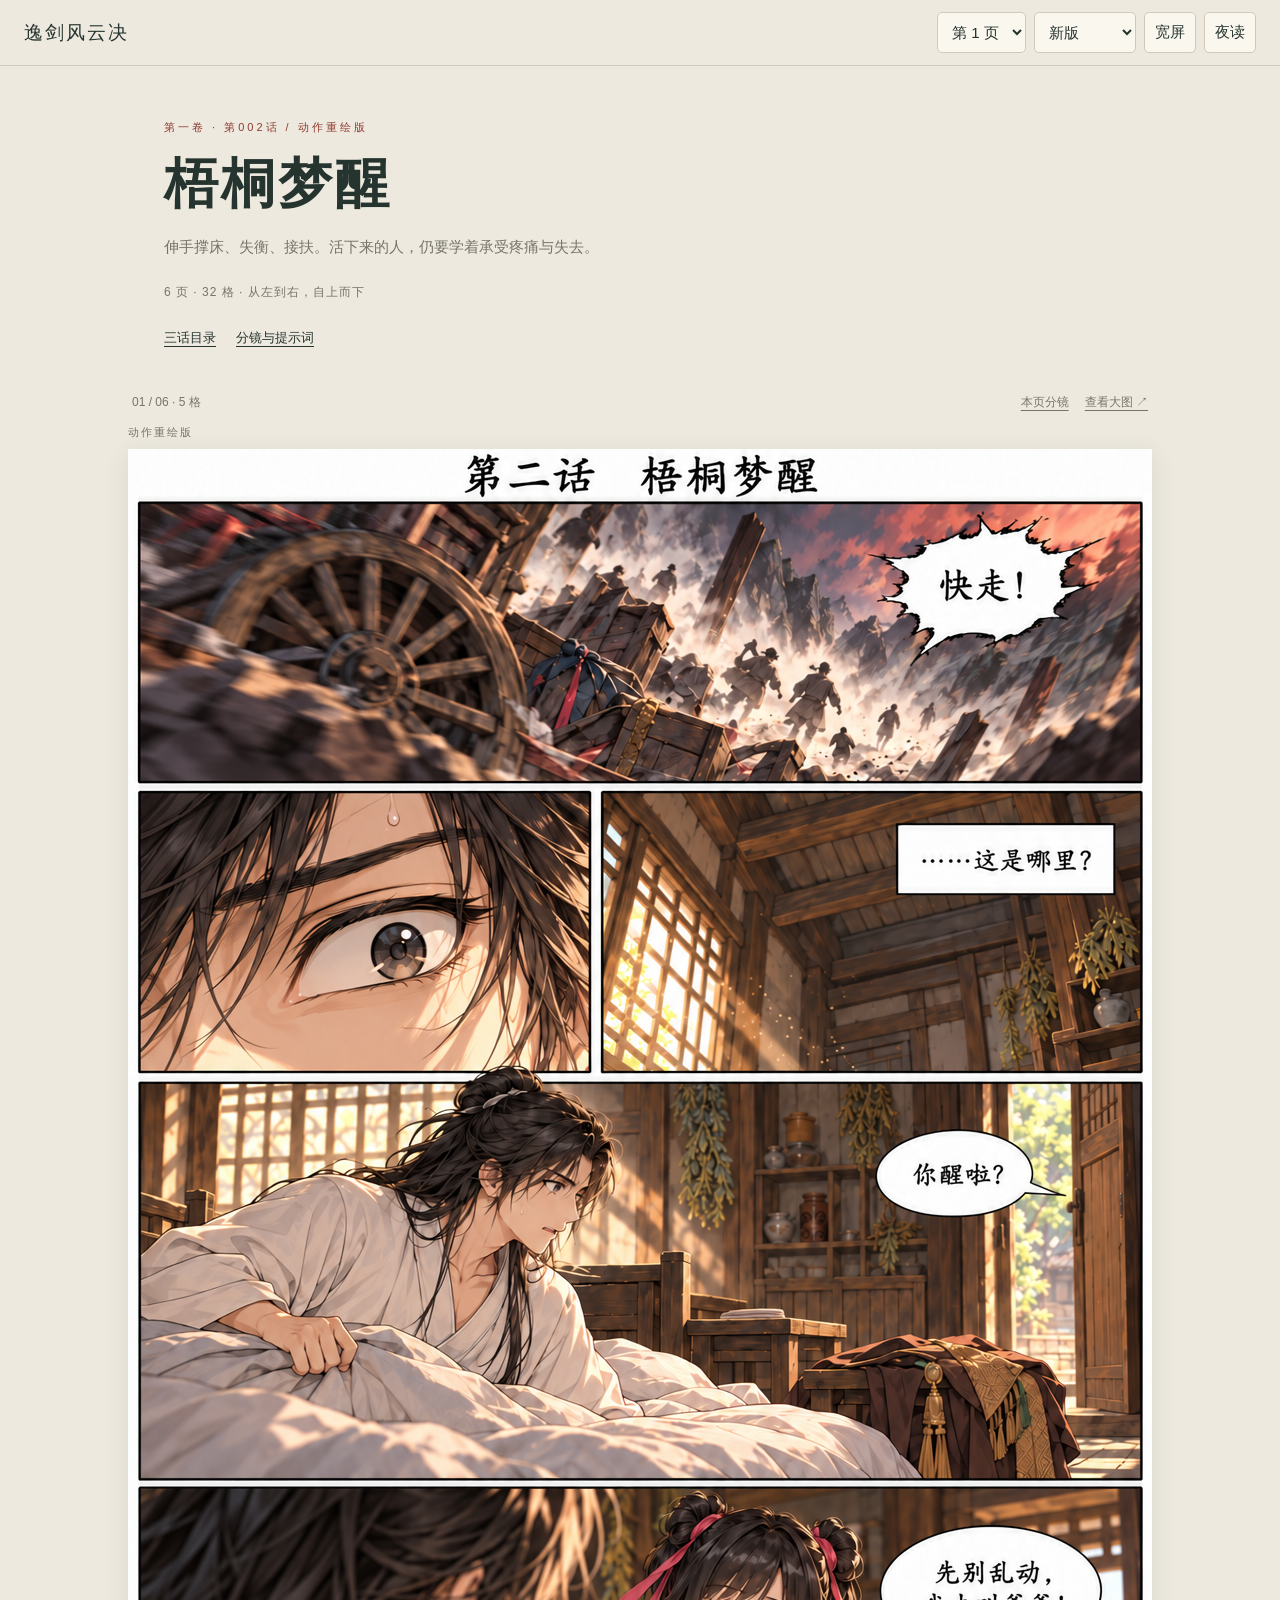
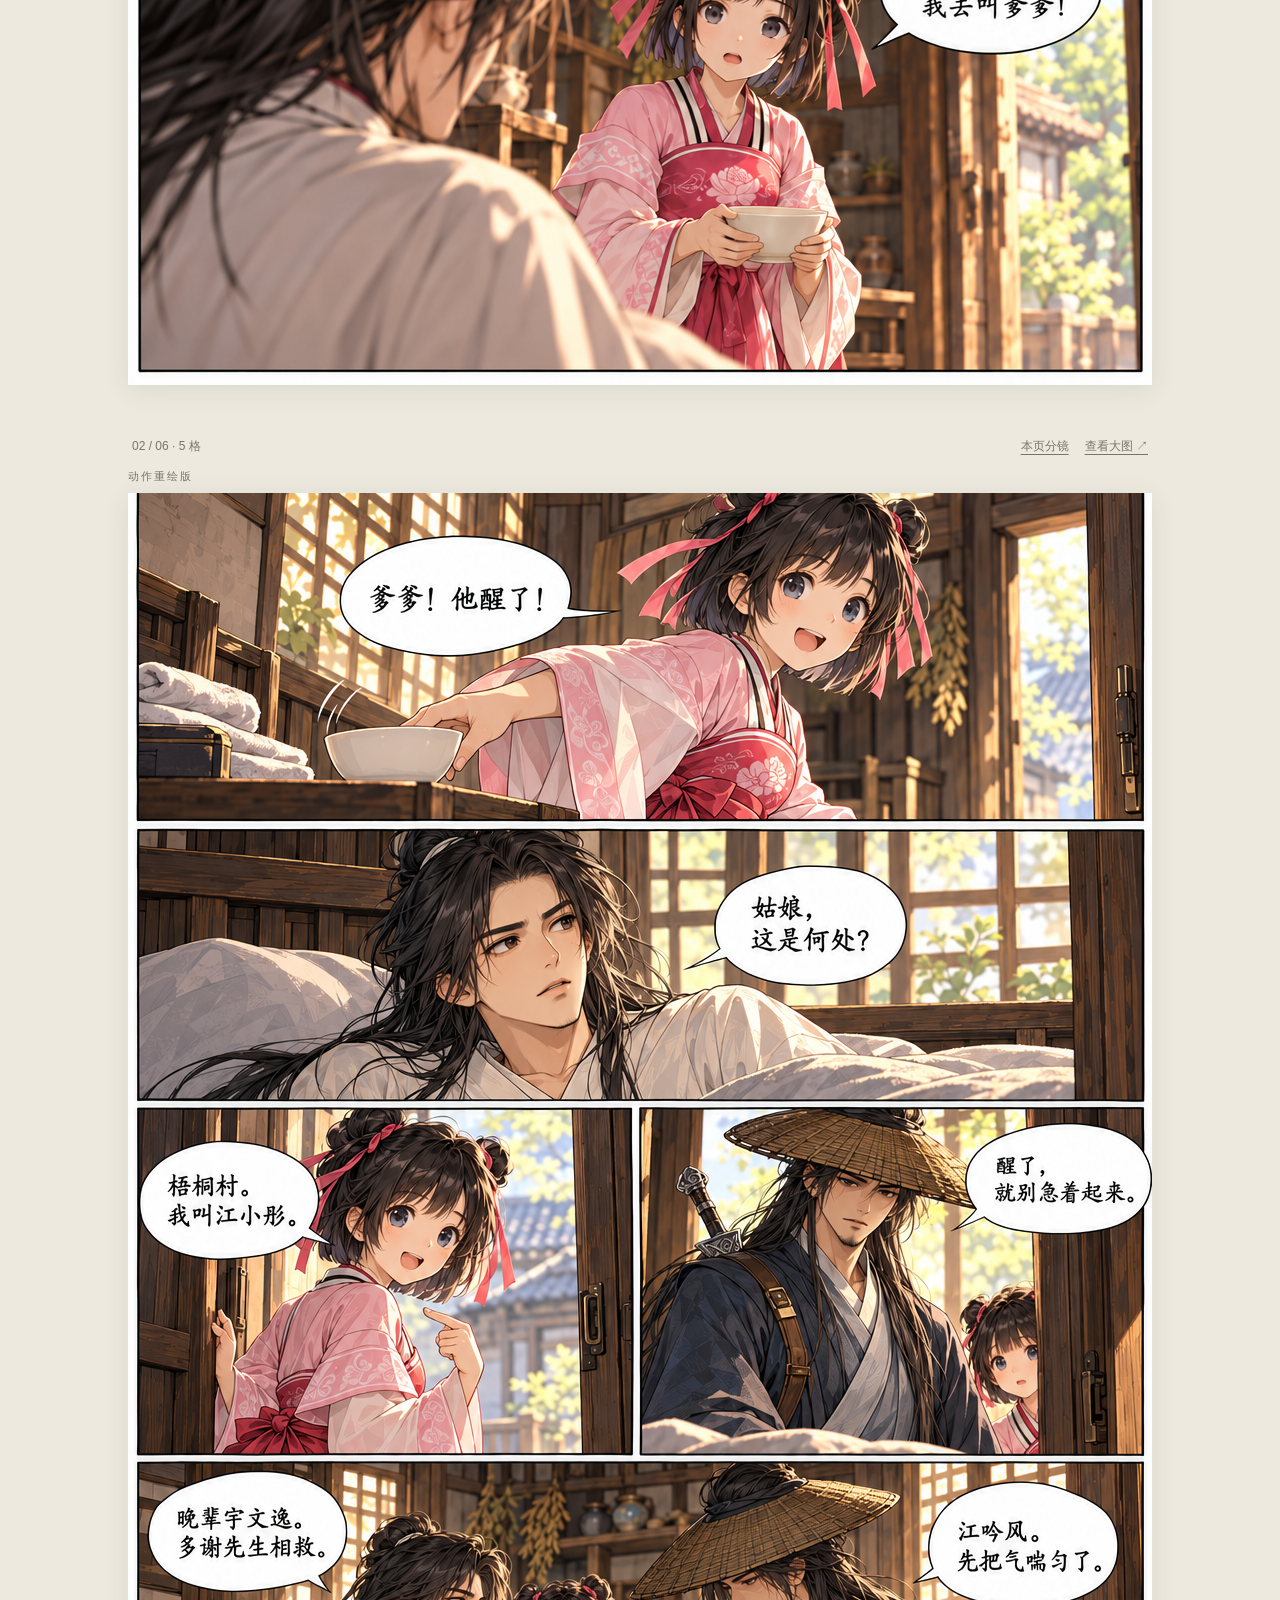
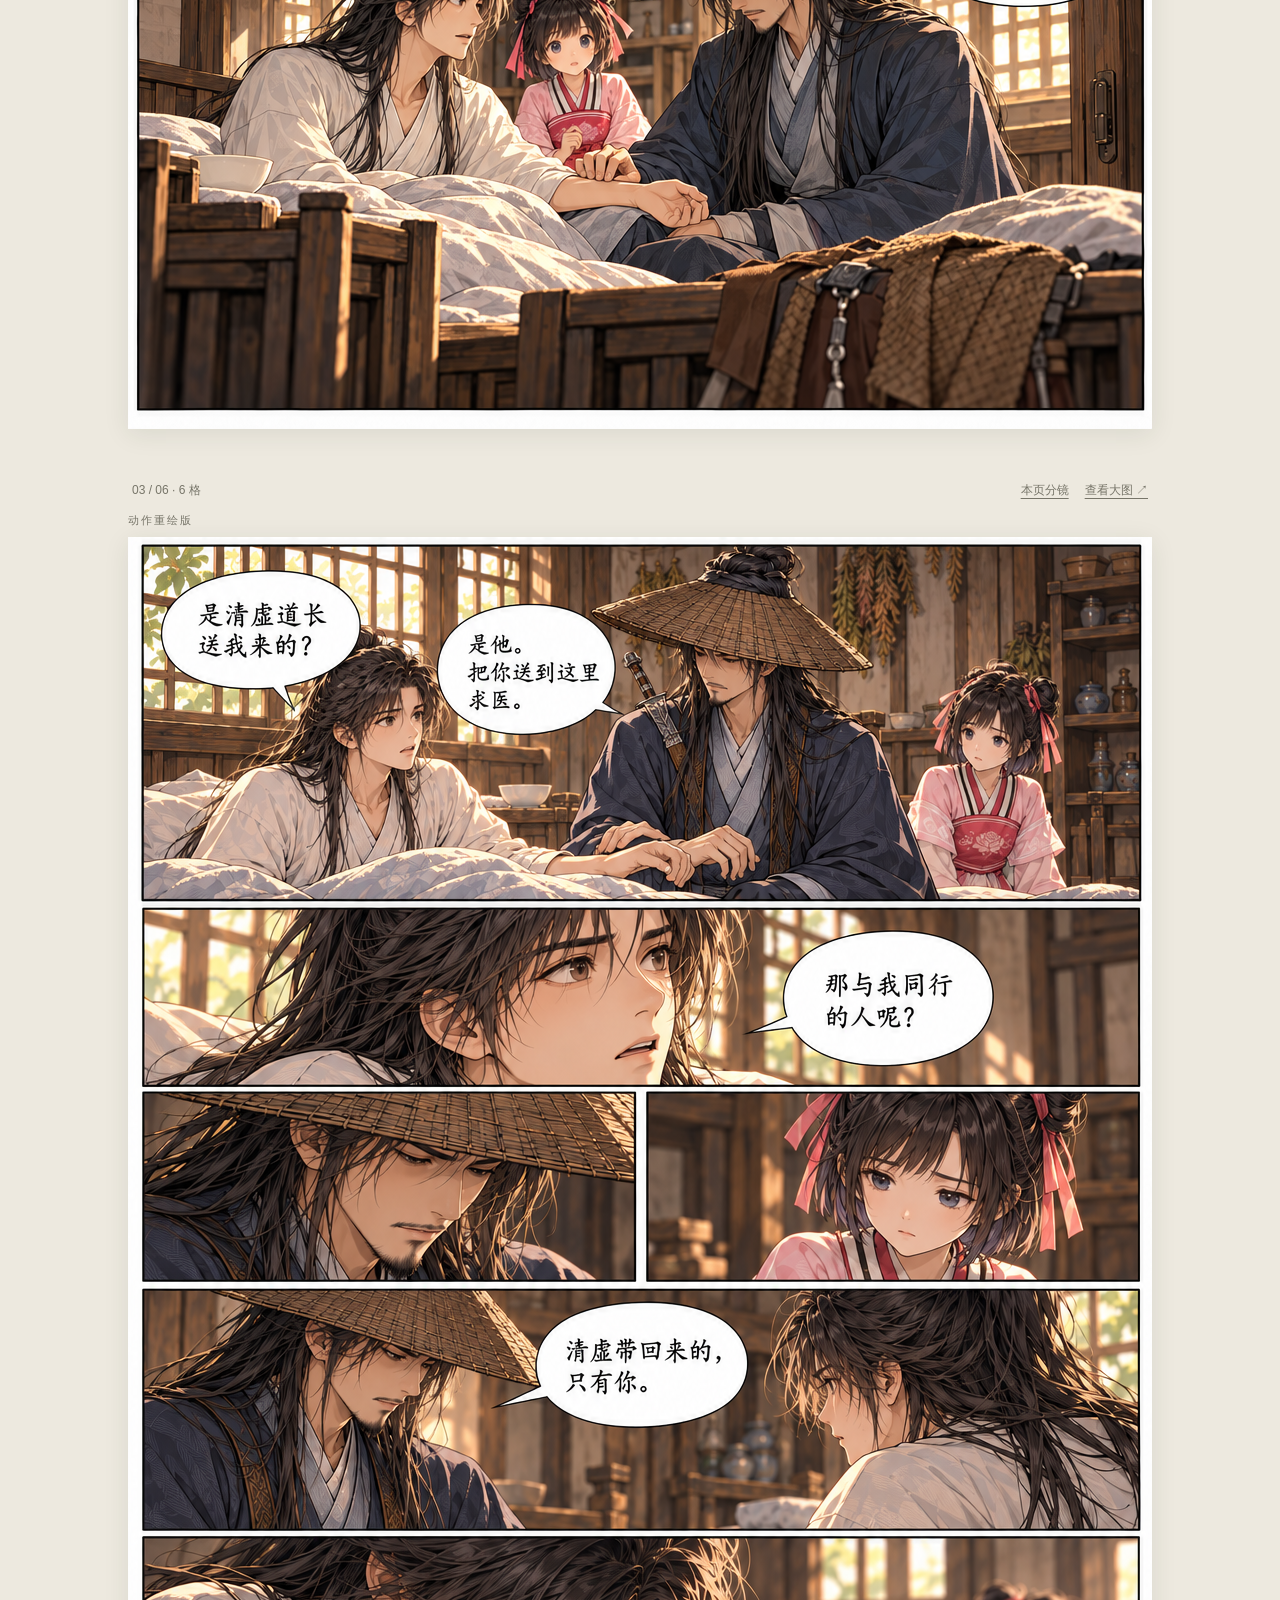
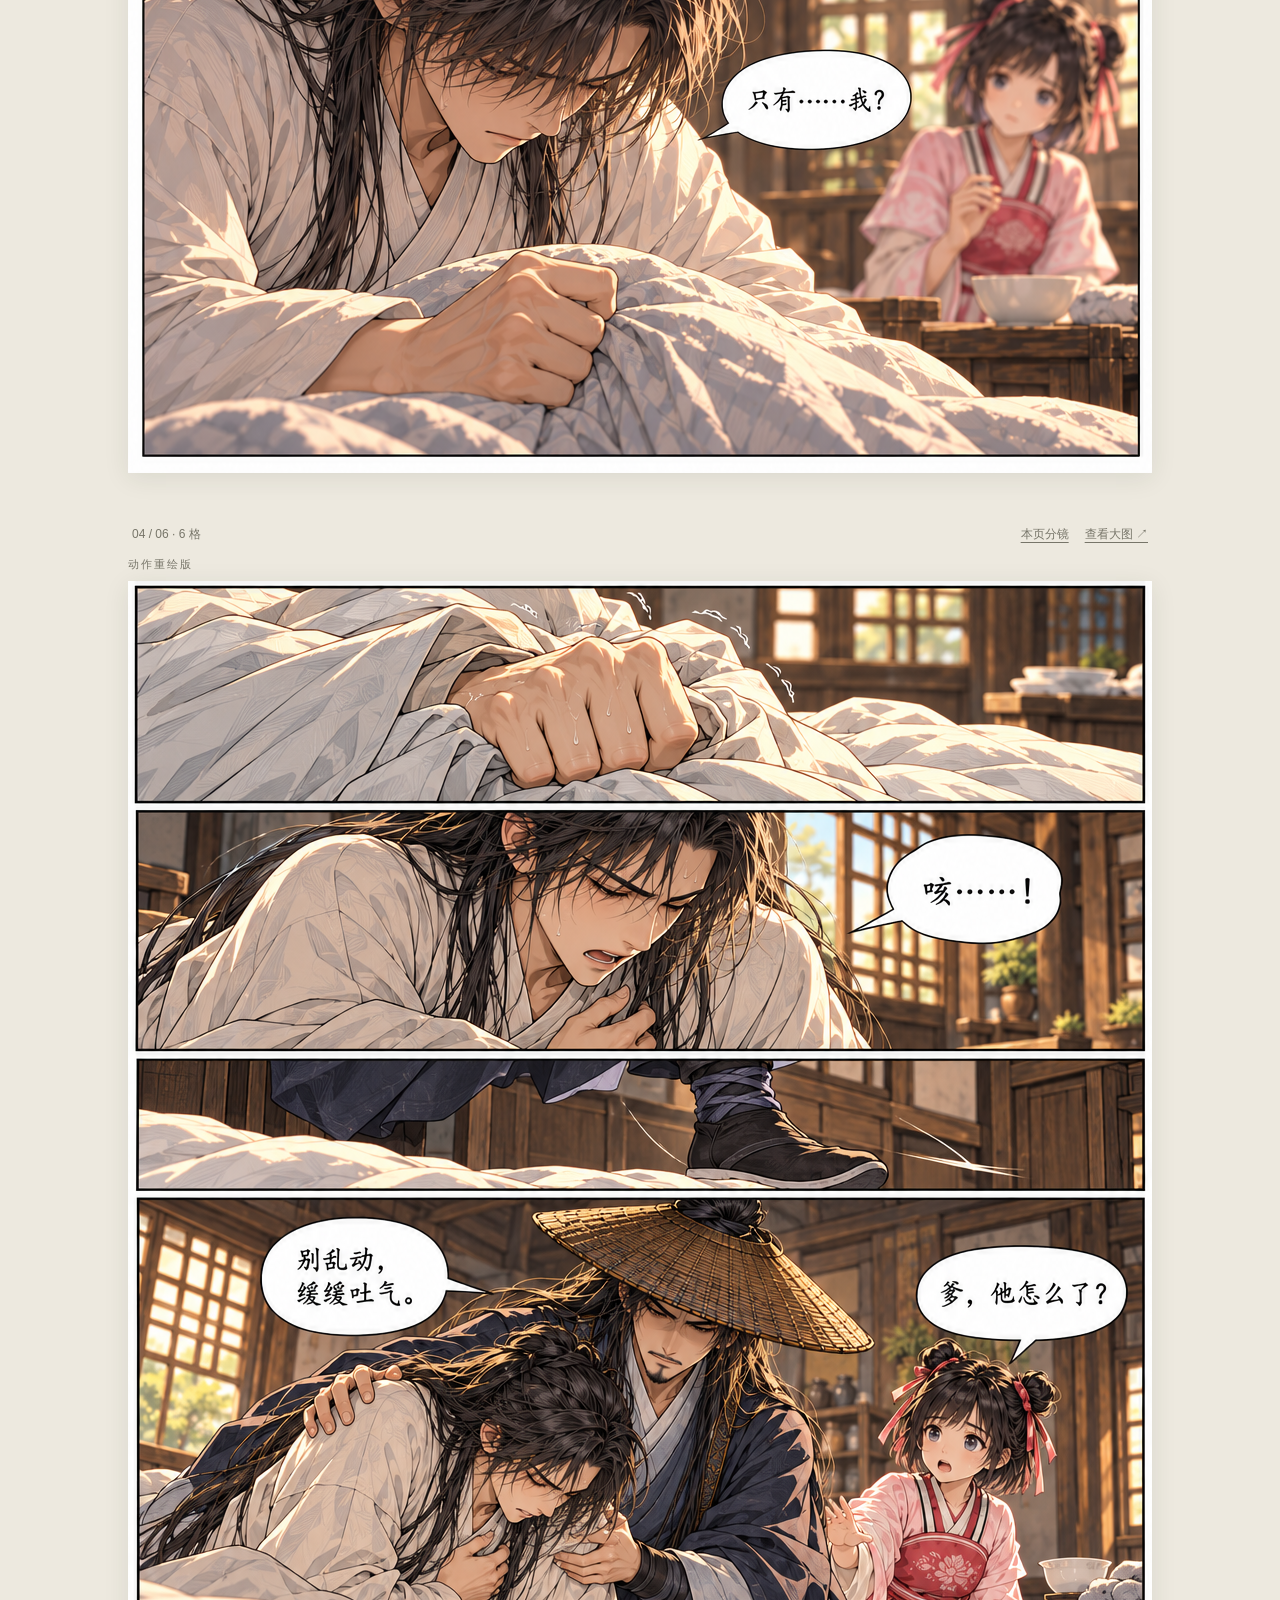
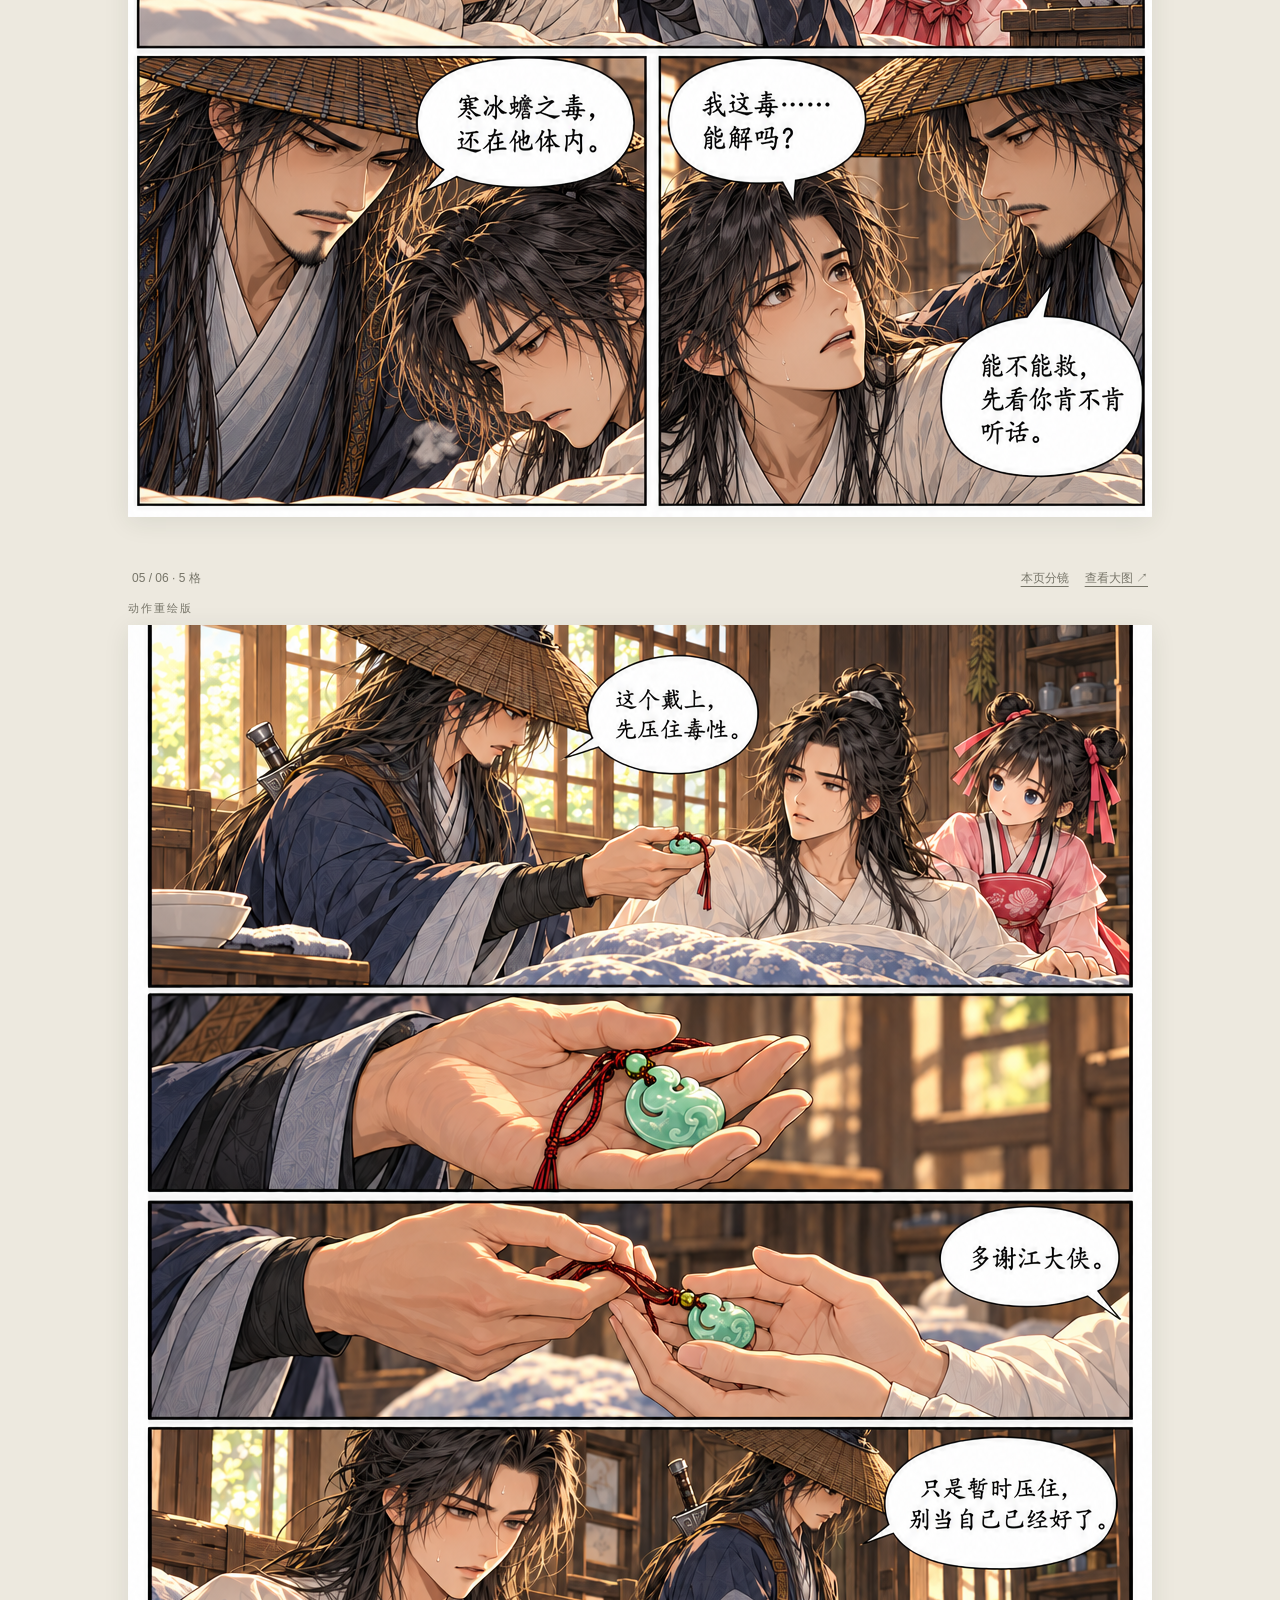
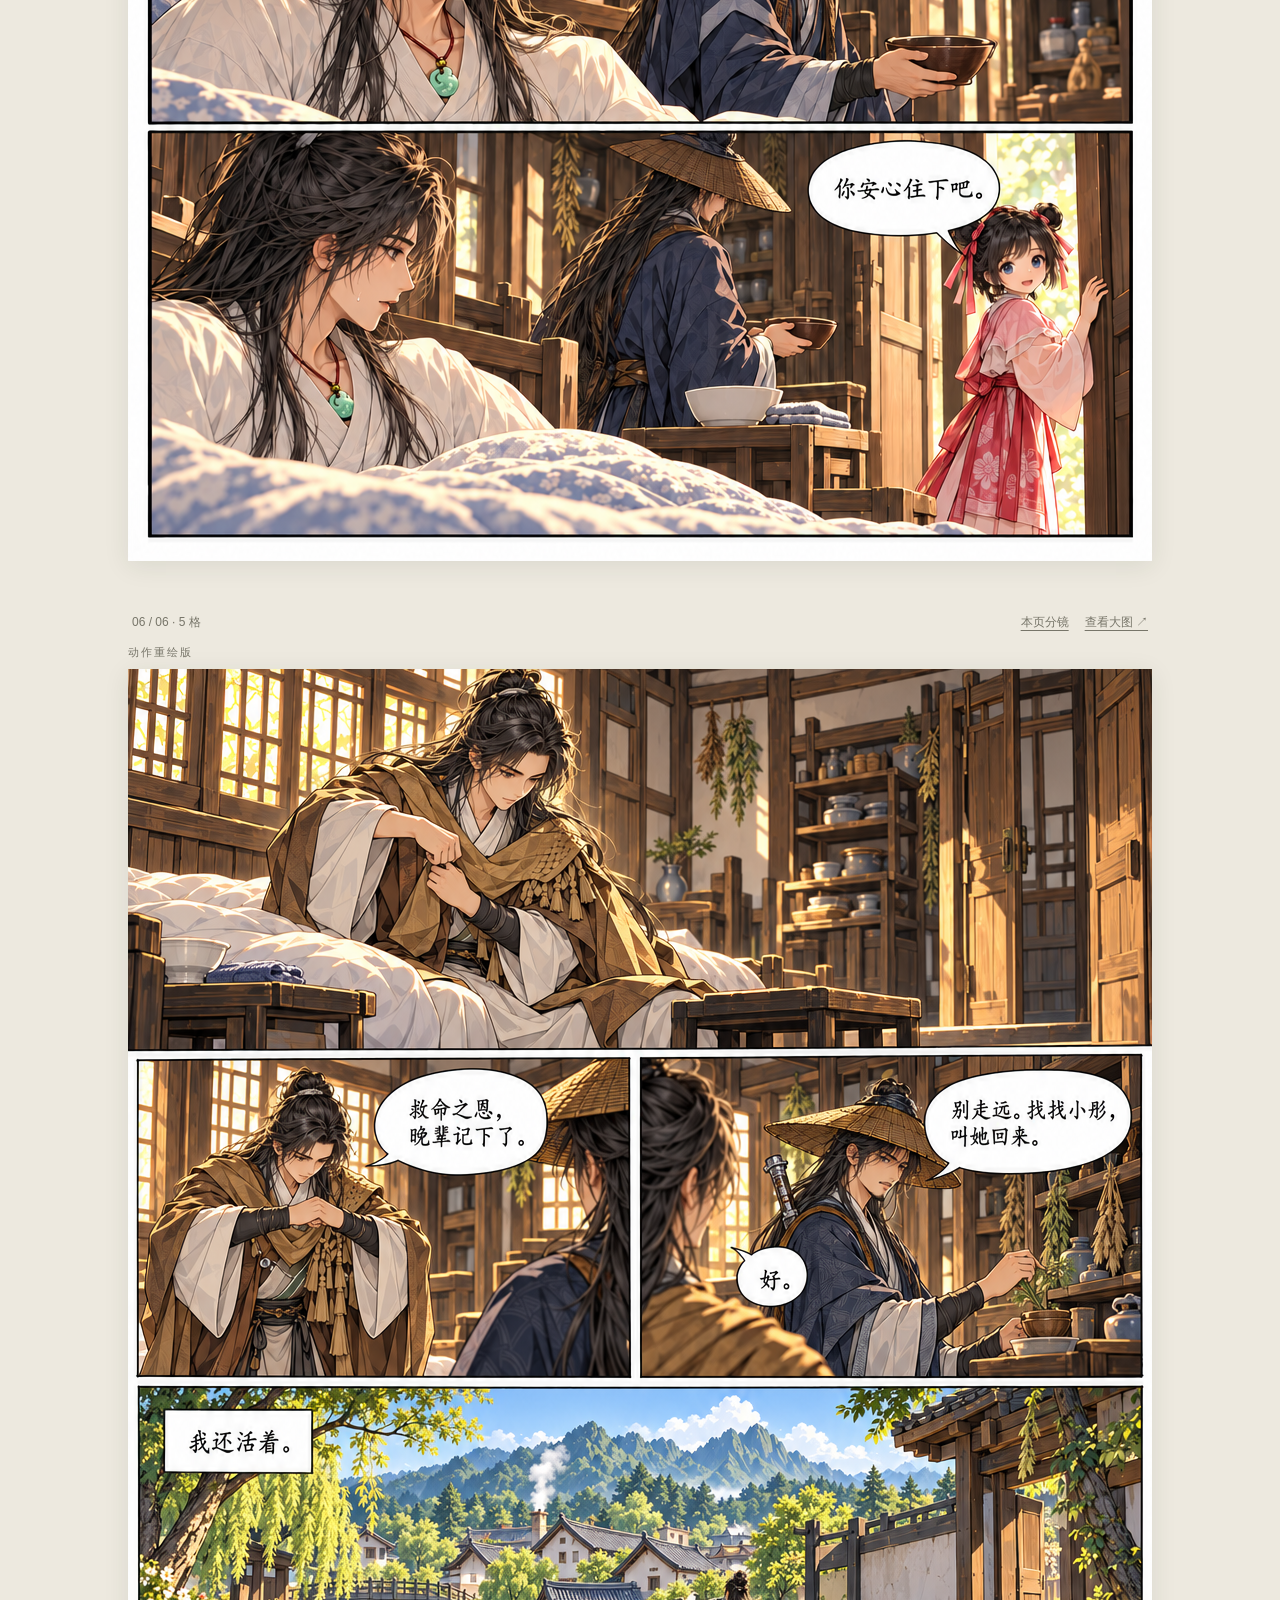
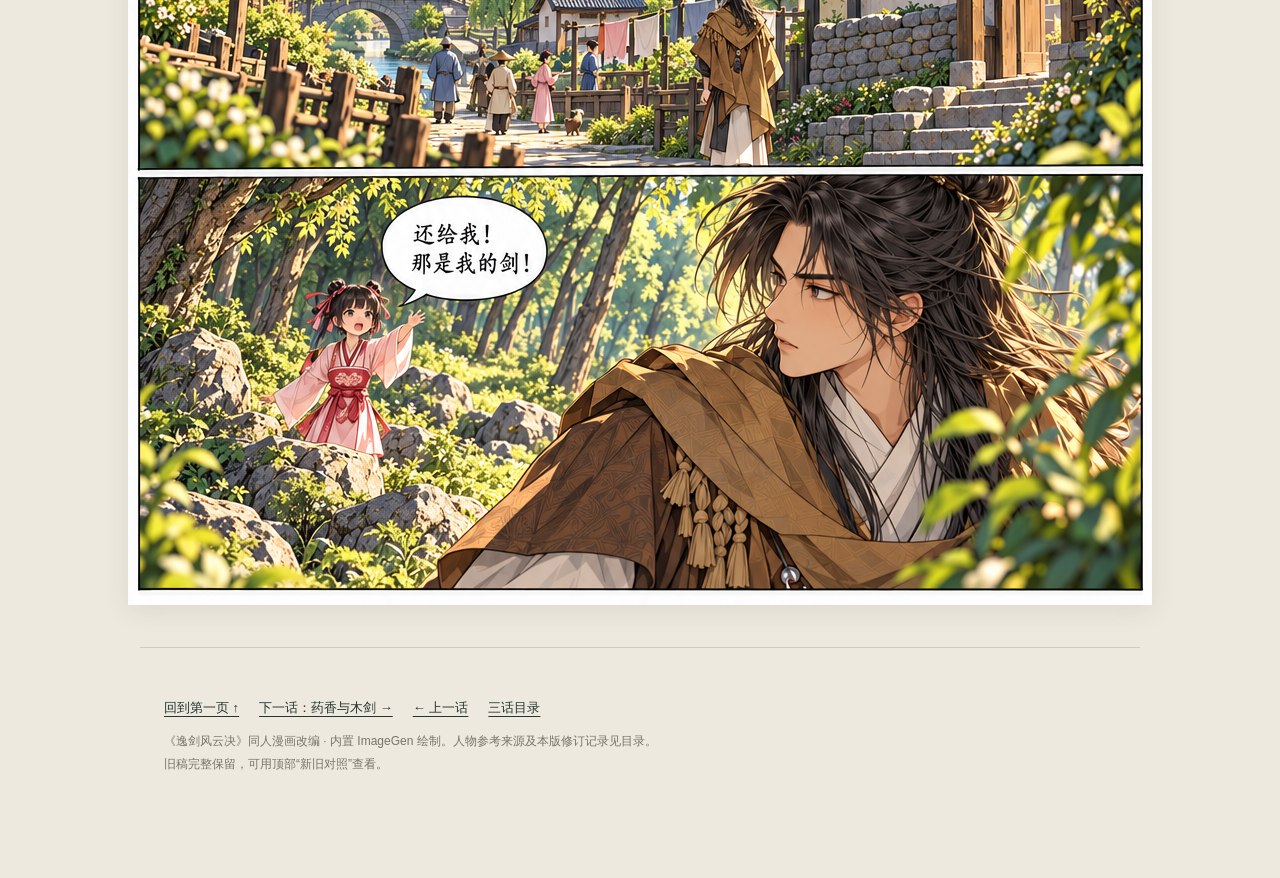
<file: volume-01/revision-v3/episode-02/index.html>
<!doctype html><html lang="zh-CN"><head><meta charset="utf-8"><meta name="viewport" content="width=device-width,initial-scale=1"><title>梧桐梦醒 · 动作重绘版</title><style>
:root{--bg:#ede9df;--paper:#faf7ef;--ink:#26342f;--muted:#777569;--line:#d1cabc;--accent:#903b30}*{box-sizing:border-box}html{scroll-padding-top:86px}body{margin:0;background:var(--bg);color:var(--ink);font:15px/1.65 "PingFang SC","Microsoft Yahei",sans-serif}a{color:inherit;text-underline-offset:4px}button,select{font:inherit;color:var(--ink);background:var(--paper);border:1px solid var(--line);border-radius:5px;padding:7px 10px;cursor:pointer}button:hover,a:hover{color:var(--accent)}.bar{position:sticky;top:0;z-index:10;background:var(--bg);border-bottom:1px solid var(--line);padding:12px 24px;display:flex;align-items:center;gap:15px;flex-wrap:wrap}.brand{font-family:"Songti SC",serif;letter-spacing:2px;text-decoration:none;font-size:19px}.tools{display:flex;gap:8px;margin-left:auto}.eyebrow{font-size:11px;letter-spacing:3px;color:var(--accent)}header{max-width:1000px;margin:52px auto 35px;padding:0 24px}h1,h2{font-family:"Songti SC",serif;font-weight:600;letter-spacing:3px}h1{font-size:clamp(34px,5vw,54px);line-height:1.2;margin:16px 0}h2{font-size:28px}.lead{max-width:650px;color:var(--muted);line-height:1.9}.meta{font-size:12px;letter-spacing:1px;color:var(--muted);margin-top:22px}.links{display:flex;gap:20px;flex-wrap:wrap;margin-top:24px;font-size:13px}.pages{max-width:1048px;margin:auto;padding:0 12px}.page{margin-bottom:42px}.label{display:flex;align-items:center;justify-content:space-between;padding:10px 4px;font-size:12px;color:var(--muted)}.label a{margin-left:16px}.frames{display:grid;grid-template-columns:1fr;gap:16px}.frame{margin:0;min-width:0}.frame figcaption{font-size:11px;color:var(--muted);padding:0 0 8px;letter-spacing:2px}.frame img{display:block;width:100%;height:auto;background:var(--paper);box-shadow:0 5px 24px #25312518}.old{display:none}body[data-mode=old] .new{display:none}body[data-mode=old] .old{display:block}body[data-mode=compare] .old{display:block}body[data-mode=compare] .frames{grid-template-columns:1fr 1fr}body[data-mode=compare] .pages{max-width:1720px}body.wide .pages{max-width:1400px}body.dark{--bg:#19211e;--paper:#25302b;--ink:#e5e3d8;--muted:#a9afa2;--line:#3e4941;--accent:#d8a174}.end{border-top:1px solid var(--line);max-width:1000px;margin:40px auto;padding:25px 24px 50px}.small{color:var(--muted);font-size:12px;line-height:1.9}.cards{max-width:1100px;margin:35px auto;display:grid;grid-template-columns:repeat(3,1fr);gap:26px;padding:0 24px}.card{border-top:1px solid var(--line);padding-top:20px}.cover{display:block;overflow:hidden;aspect-ratio:2/3;background:var(--paper)}.cover img{width:100%;height:100%;object-fit:cover;display:block;transition:transform .3s}.cover:hover img{transform:scale(1.015)}.card h2{margin-bottom:5px}.card p{font-size:13px;color:var(--muted);min-height:64px}.card .links{margin-top:14px}.feature{max-width:1052px;margin:50px auto;border-top:1px solid var(--line);padding:22px 0}.feature ul{padding-left:20px;line-height:2.2}.footer-note{max-width:1052px;margin:40px auto;padding:0 24px}.progress{height:2px;background:var(--accent);position:fixed;top:0;left:0;z-index:20;width:0}
@media(max-width:720px){.bar{padding:9px 12px;gap:8px}.brand{font-size:16px}.tools{gap:4px}button,select{font-size:12px;padding:7px}.width{display:none}header{margin-top:32px;padding:0 18px}.cards{grid-template-columns:1fr;max-width:560px}.card p{min-height:0}.pages{padding:0 5px}.label{padding:10px 7px}.label .prompt{display:none}body[data-mode=compare] .frames{grid-template-columns:1fr}.feature{margin:40px 24px}.frame figcaption{padding-left:7px}.links{gap:15px}}
@media print{.bar,header,.label,figcaption,.end,.old,.progress{display:none!important}.pages{padding:0;max-width:none}.page{margin:0;break-after:page}.frames{display:block!important}.frame img{width:100%;box-shadow:none}body{background:white}}
</style></head><body data-mode="new"><div class="progress"></div><nav class="bar"><a class="brand" href="../index.html">逸剑风云决</a><div class="tools"><select id="jump" aria-label="跳转页码"><option value="1">第 1 页</option><option value="2">第 2 页</option><option value="3">第 3 页</option><option value="4">第 4 页</option><option value="5">第 5 页</option><option value="6">第 6 页</option></select><select id="mode" aria-label="阅读版本"><option value="new">新版</option><option value="compare">新旧对照</option><option value="old">旧版</option></select><button id="width" class="width">宽屏</button><button id="theme">夜读</button></div></nav><header><div class="eyebrow">第一卷 · 第002话 / 动作重绘版</div><h1>梧桐梦醒</h1><p class="lead">伸手撑床、失衡、接扶。活下来的人，仍要学着承受疼痛与失去。</p><div class="meta">6 页 · 32 格 · 从左到右，自上而下</div><div class="links"><a href="../index.html">三话目录</a><a href="production.json">分镜与提示词</a></div></header><main class="pages"><section class="page" id="page-1" data-page="1"><div class="label"><span>01 / 06 · 5 格</span><span><a class="prompt" href="prompts/page-01.txt">本页分镜</a><a href="assets/page-01.png" target="_blank" rel="noopener">查看大图 ↗</a></span></div><div class="frames"><figure class="frame new"><figcaption>动作重绘版</figcaption><img src="assets/page-01.png" width="1024" height="1536" loading="eager" alt="第2话《梧桐梦醒》重绘第1页"></figure><figure class="frame old"><figcaption>原版对照</figcaption><img src="../../episode-02/assets/page-01.png" width="1024" height="1536" loading="lazy" alt="第2话原版第1页"></figure></div></section><section class="page" id="page-2" data-page="2"><div class="label"><span>02 / 06 · 5 格</span><span><a class="prompt" href="prompts/page-02.txt">本页分镜</a><a href="assets/page-02.png" target="_blank" rel="noopener">查看大图 ↗</a></span></div><div class="frames"><figure class="frame new"><figcaption>动作重绘版</figcaption><img src="assets/page-02.png" width="1024" height="1536" loading="lazy" alt="第2话《梧桐梦醒》重绘第2页"></figure><figure class="frame old"><figcaption>原版对照</figcaption><img src="../../episode-02/assets/page-02.png" width="1024" height="1536" loading="lazy" alt="第2话原版第2页"></figure></div></section><section class="page" id="page-3" data-page="3"><div class="label"><span>03 / 06 · 6 格</span><span><a class="prompt" href="prompts/page-03.txt">本页分镜</a><a href="assets/page-03.png" target="_blank" rel="noopener">查看大图 ↗</a></span></div><div class="frames"><figure class="frame new"><figcaption>动作重绘版</figcaption><img src="assets/page-03.png" width="1024" height="1536" loading="lazy" alt="第2话《梧桐梦醒》重绘第3页"></figure><figure class="frame old"><figcaption>原版对照</figcaption><img src="../../episode-02/assets/page-03.png" width="1024" height="1536" loading="lazy" alt="第2话原版第3页"></figure></div></section><section class="page" id="page-4" data-page="4"><div class="label"><span>04 / 06 · 6 格</span><span><a class="prompt" href="prompts/page-04.txt">本页分镜</a><a href="assets/page-04.png" target="_blank" rel="noopener">查看大图 ↗</a></span></div><div class="frames"><figure class="frame new"><figcaption>动作重绘版</figcaption><img src="assets/page-04.png" width="1024" height="1536" loading="lazy" alt="第2话《梧桐梦醒》重绘第4页"></figure><figure class="frame old"><figcaption>原版对照</figcaption><img src="../../episode-02/assets/page-04.png" width="1024" height="1536" loading="lazy" alt="第2话原版第4页"></figure></div></section><section class="page" id="page-5" data-page="5"><div class="label"><span>05 / 06 · 5 格</span><span><a class="prompt" href="prompts/page-05.txt">本页分镜</a><a href="assets/page-05.png" target="_blank" rel="noopener">查看大图 ↗</a></span></div><div class="frames"><figure class="frame new"><figcaption>动作重绘版</figcaption><img src="assets/page-05.png" width="1024" height="1536" loading="lazy" alt="第2话《梧桐梦醒》重绘第5页"></figure><figure class="frame old"><figcaption>原版对照</figcaption><img src="../../episode-02/assets/page-05.png" width="1024" height="1536" loading="lazy" alt="第2话原版第5页"></figure></div></section><section class="page" id="page-6" data-page="6"><div class="label"><span>06 / 06 · 5 格</span><span><a class="prompt" href="prompts/page-06.txt">本页分镜</a><a href="assets/page-06.png" target="_blank" rel="noopener">查看大图 ↗</a></span></div><div class="frames"><figure class="frame new"><figcaption>动作重绘版</figcaption><img src="assets/page-06.png" width="1024" height="1536" loading="lazy" alt="第2话《梧桐梦醒》重绘第6页"></figure><figure class="frame old"><figcaption>原版对照</figcaption><img src="../../episode-02/assets/page-06.png" width="1024" height="1536" loading="lazy" alt="第2话原版第6页"></figure></div></section></main><footer class="end"><div class="links"><a href="#page-1">回到第一页 ↑</a><a href="../../episode-03/reconstruction-v4/index.html">下一话：药香与木剑 →</a><a href="../episode-01/index.html">← 上一话</a><a href="../index.html">三话目录</a></div><p class="small">《逸剑风云决》同人漫画改编 · 内置 ImageGen 绘制。人物参考来源及本版修订记录见目录。<br>旧稿完整保留，可用顶部“新旧对照”查看。</p></footer><script>
const jump=document.querySelector('#jump'),pages=[...document.querySelectorAll('.page')];
jump.addEventListener('change',()=>{location.hash='page-'+jump.value});
document.querySelector('#mode').addEventListener('change',e=>{document.body.dataset.mode=e.target.value;document.querySelector('#page-'+jump.value).scrollIntoView()});
document.querySelector('#theme').addEventListener('click',e=>{const on=document.body.classList.toggle('dark');e.target.textContent=on?'日读':'夜读'});
document.querySelector('#width').addEventListener('click',e=>{const on=document.body.classList.toggle('wide');e.target.textContent=on?'标准宽度':'宽屏'});
function sync(){let n=1;for(const p of pages){if(p.getBoundingClientRect().top<innerHeight*.4)n=Number(p.dataset.page)}if(document.activeElement!==jump)jump.value=n;const span=document.documentElement.scrollHeight-innerHeight;document.querySelector('.progress').style.width=(span>0?Math.min(100,scrollY/span*100):100)+'%'}
addEventListener('scroll',sync,{passive:true});addEventListener('resize',sync);sync();
addEventListener('keydown',e=>{if(['SELECT','INPUT','TEXTAREA'].includes(document.activeElement.tagName))return;if(e.key==='ArrowRight'||e.key==='ArrowLeft'){e.preventDefault();location.hash='page-'+Math.max(1,Math.min(pages.length,Number(jump.value)+(e.key==='ArrowRight'?1:-1)))}});
</script></body></html>
</file>
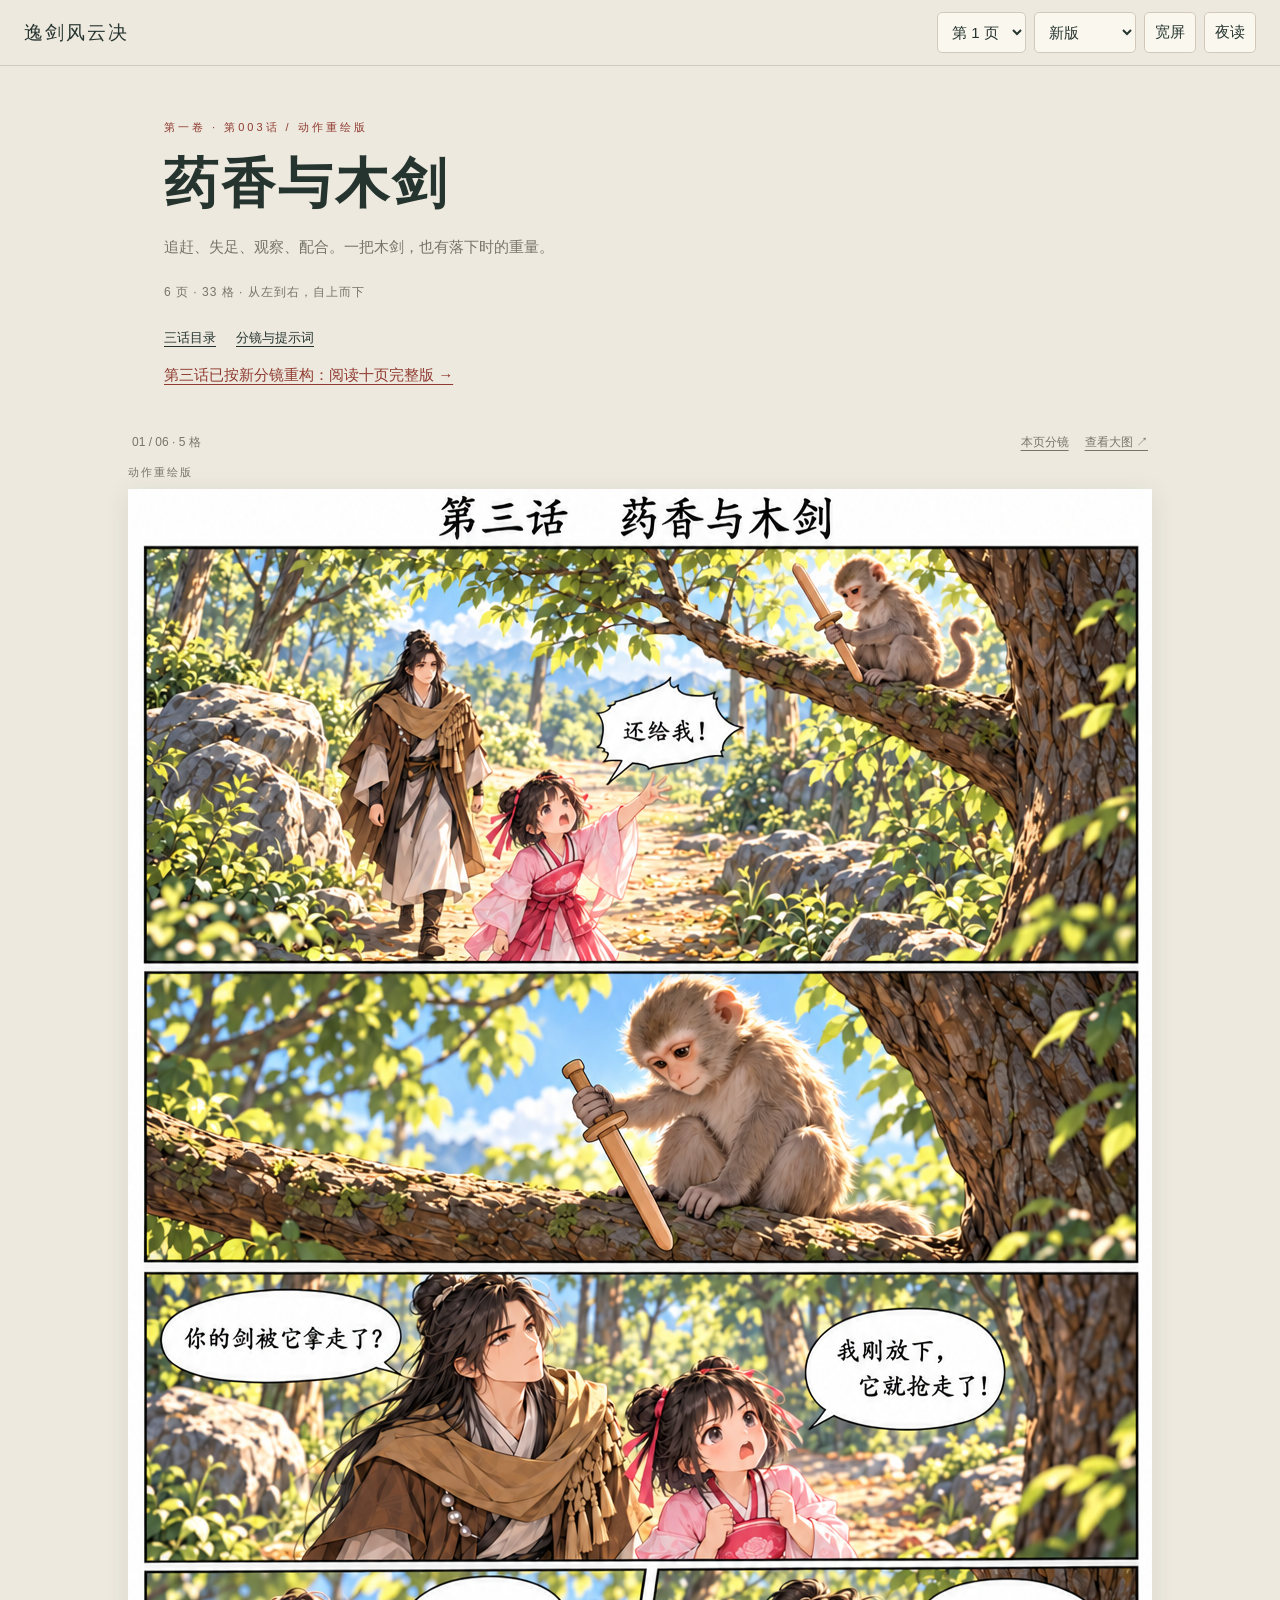
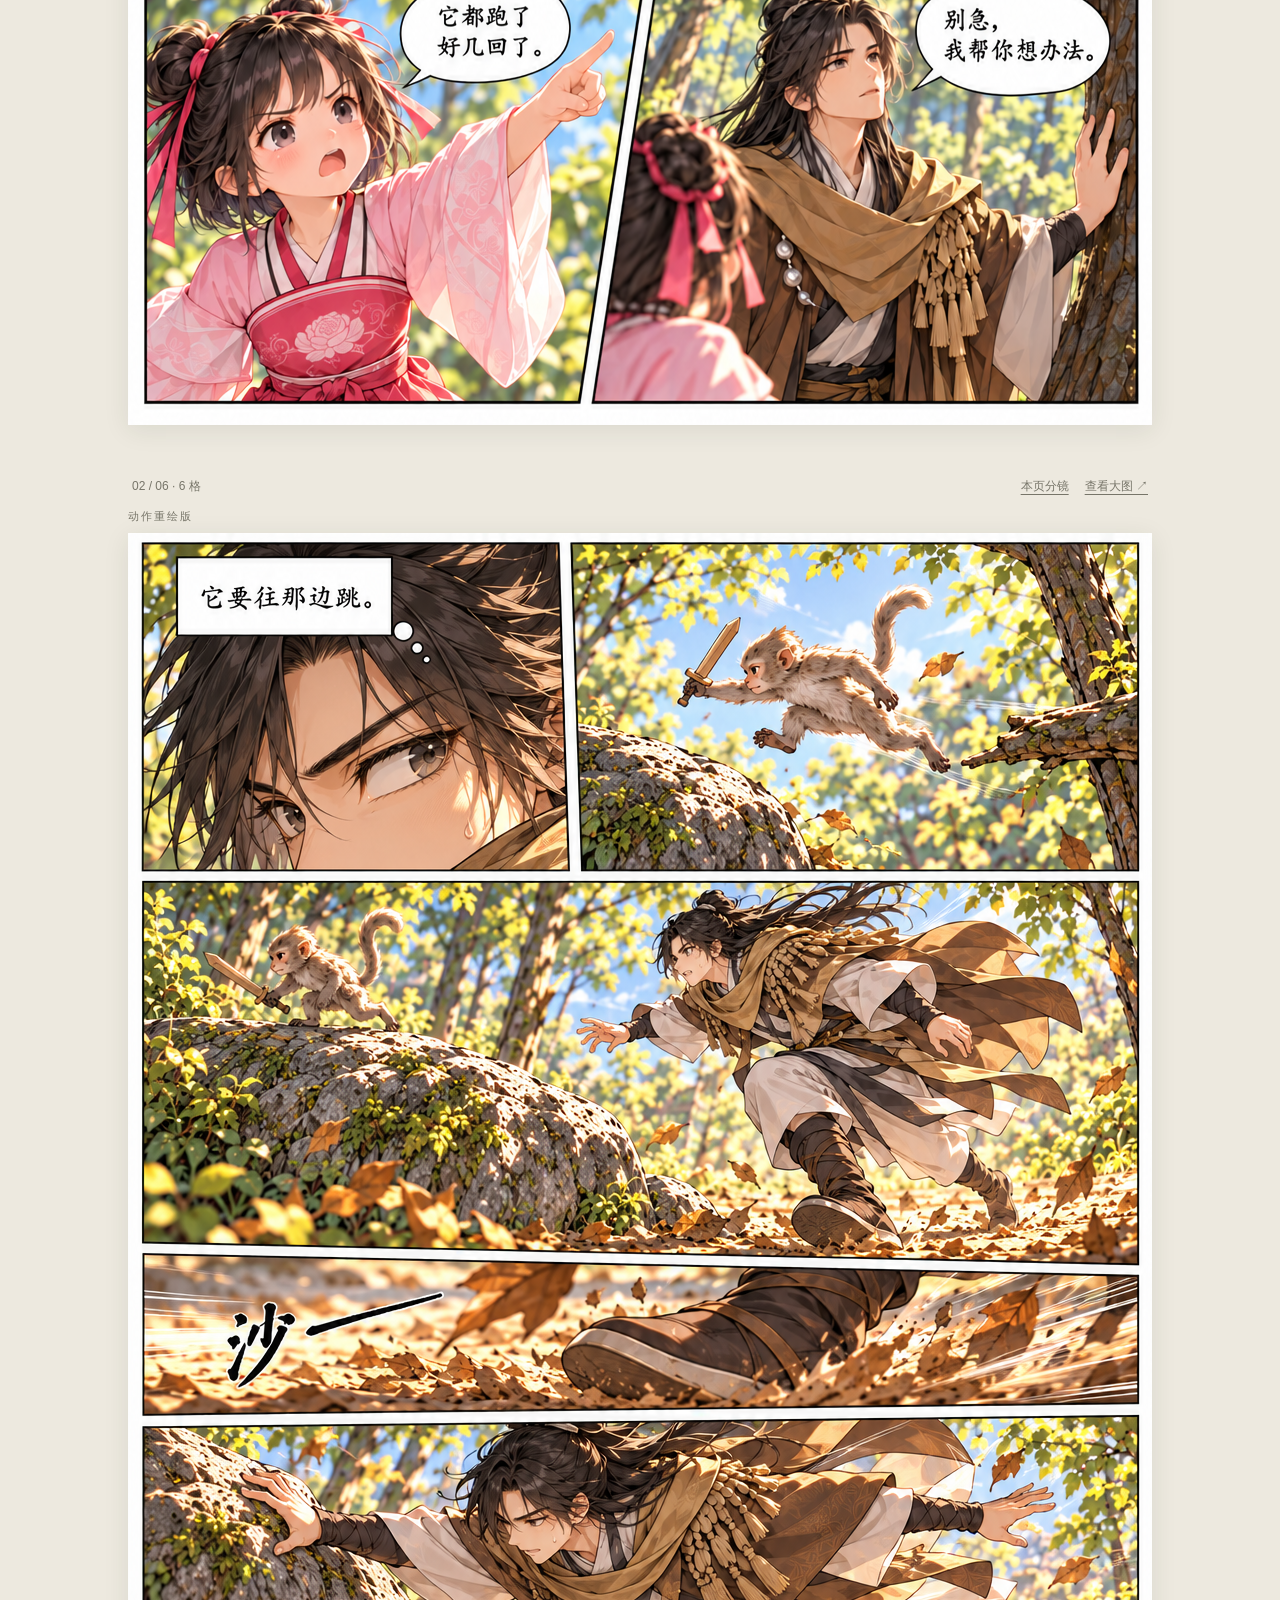
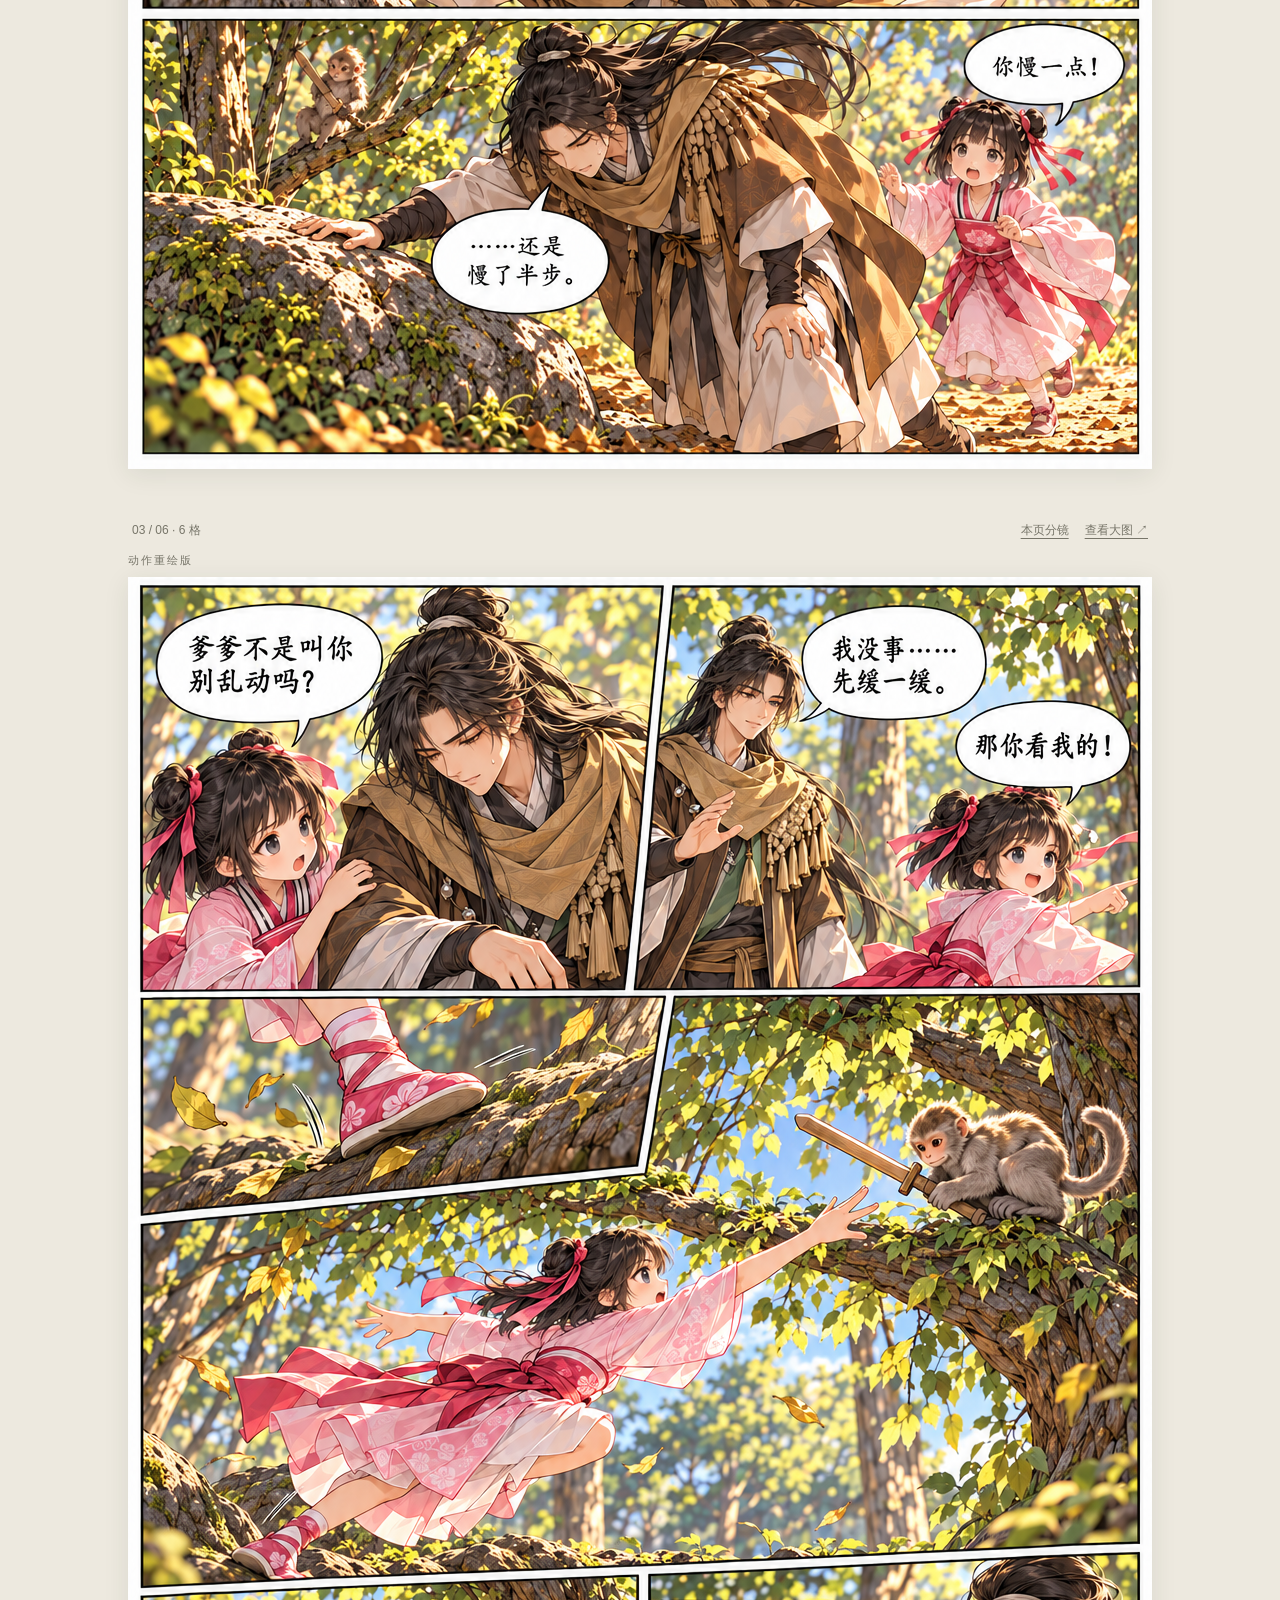
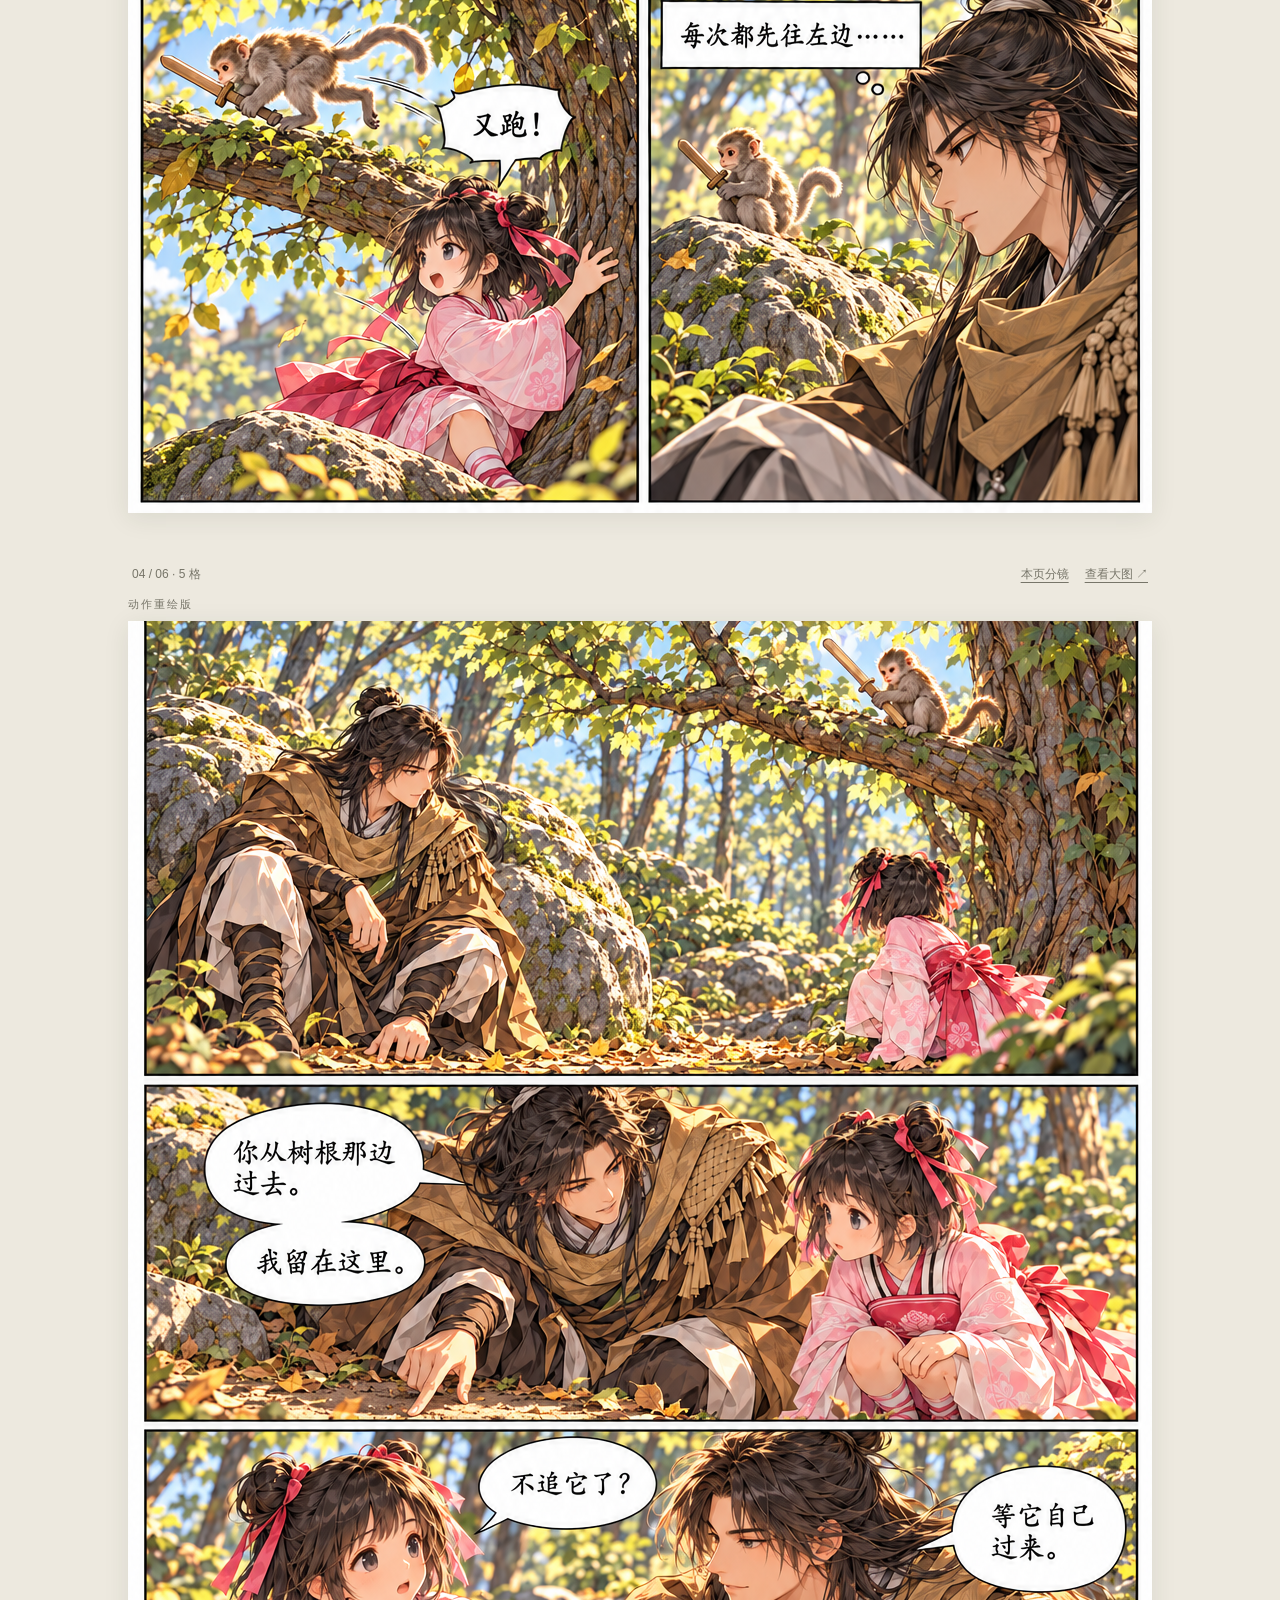
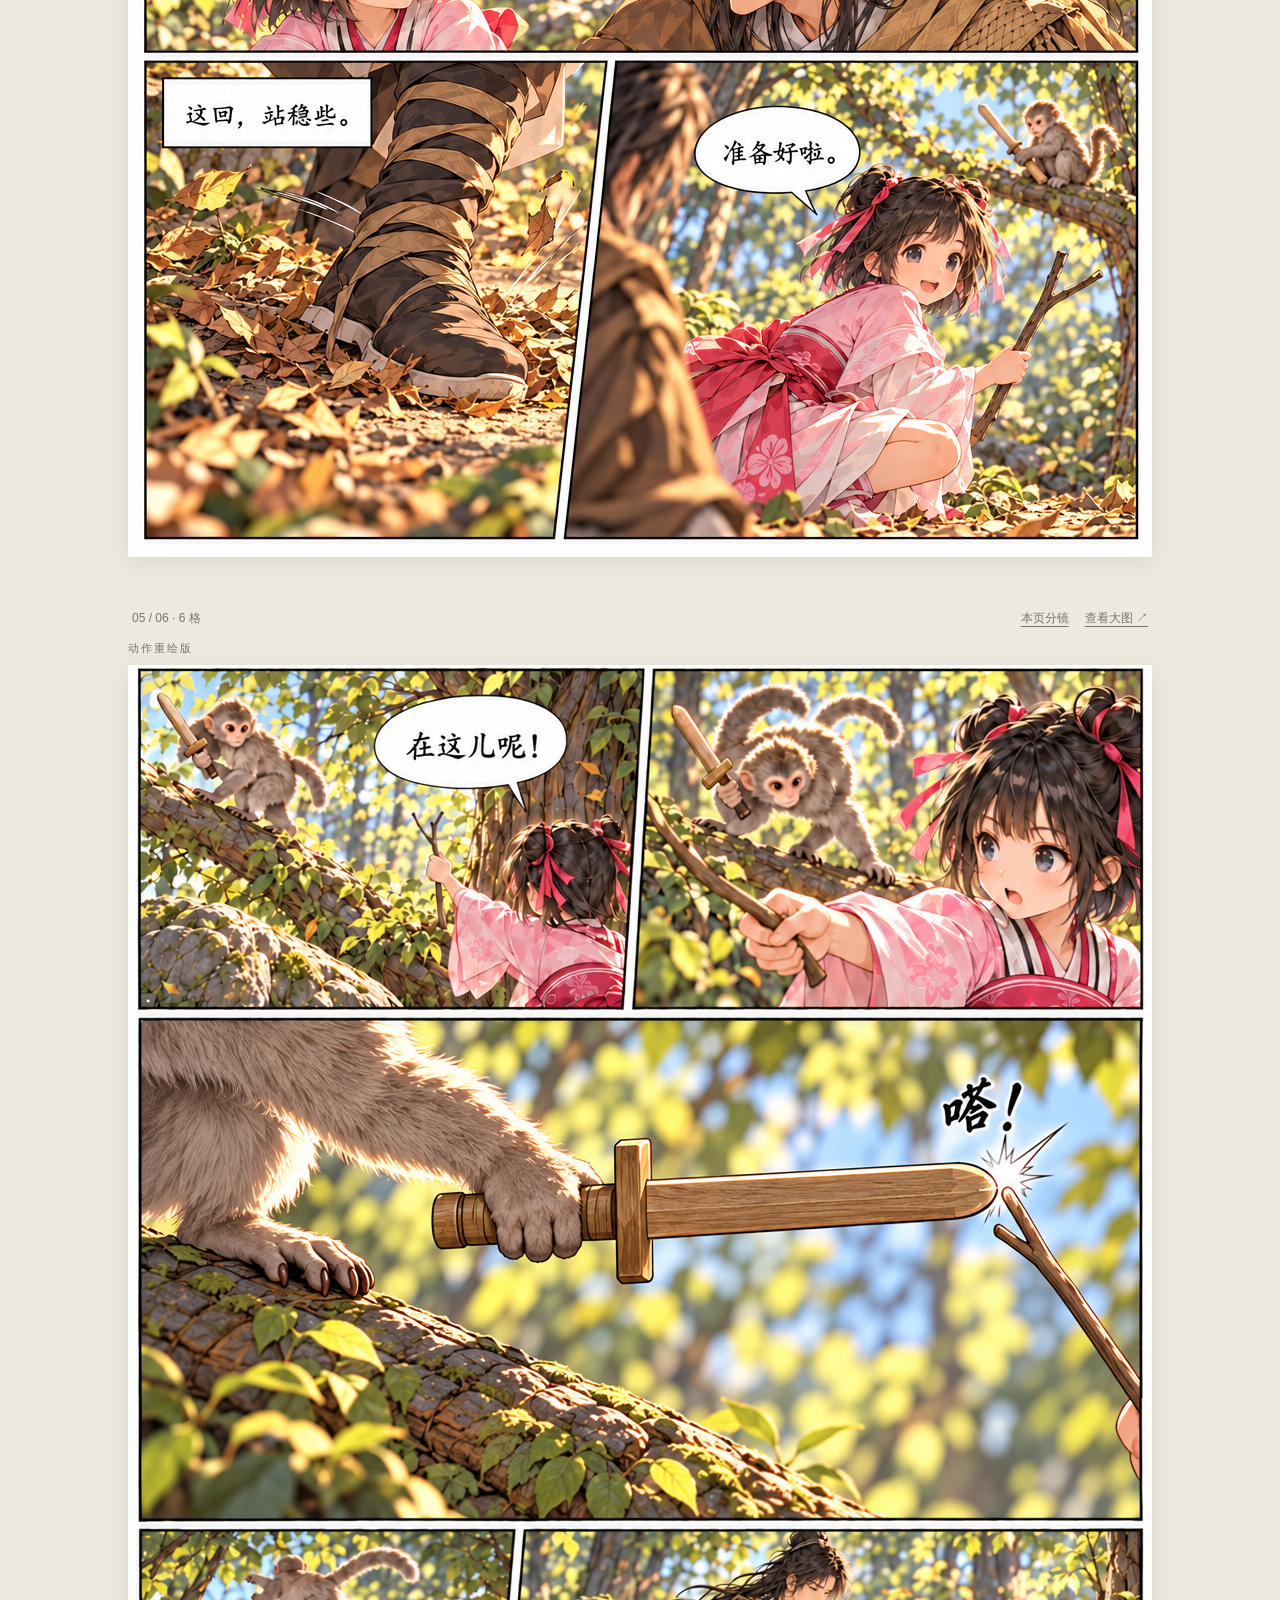
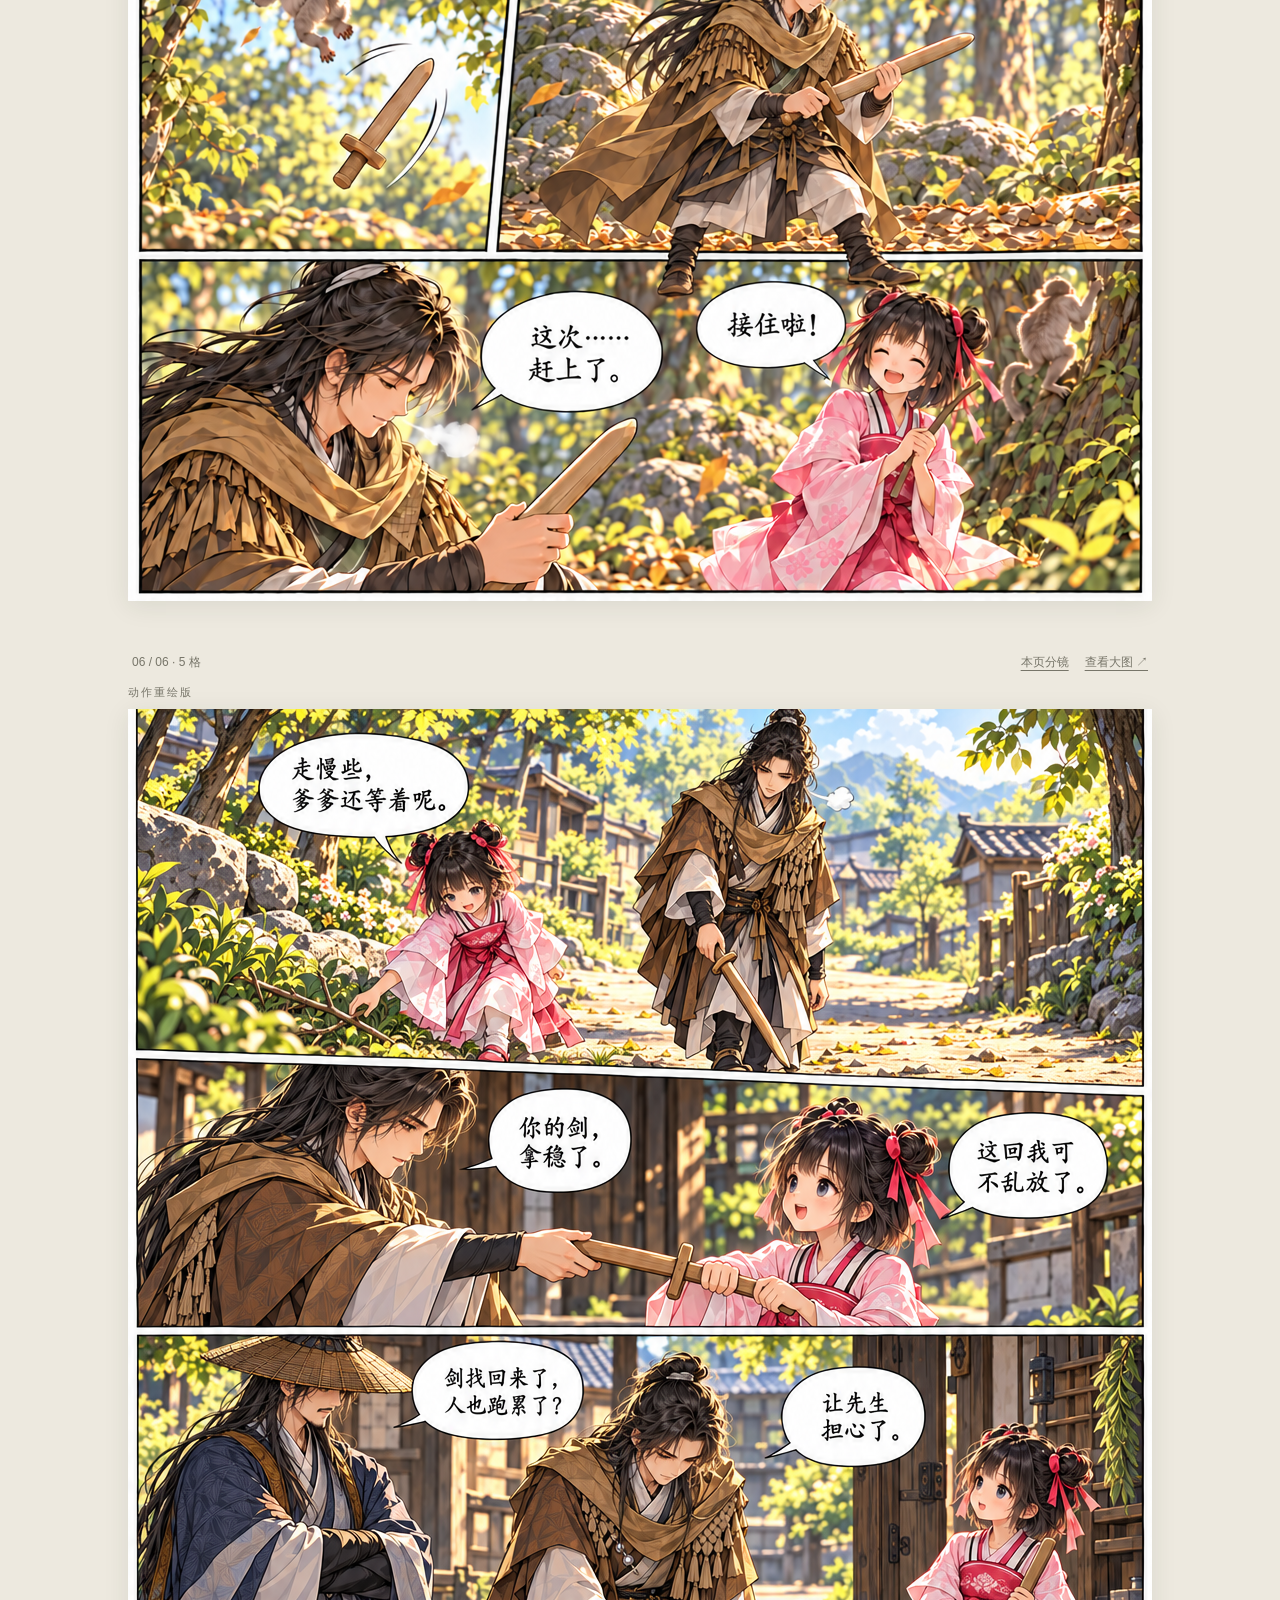
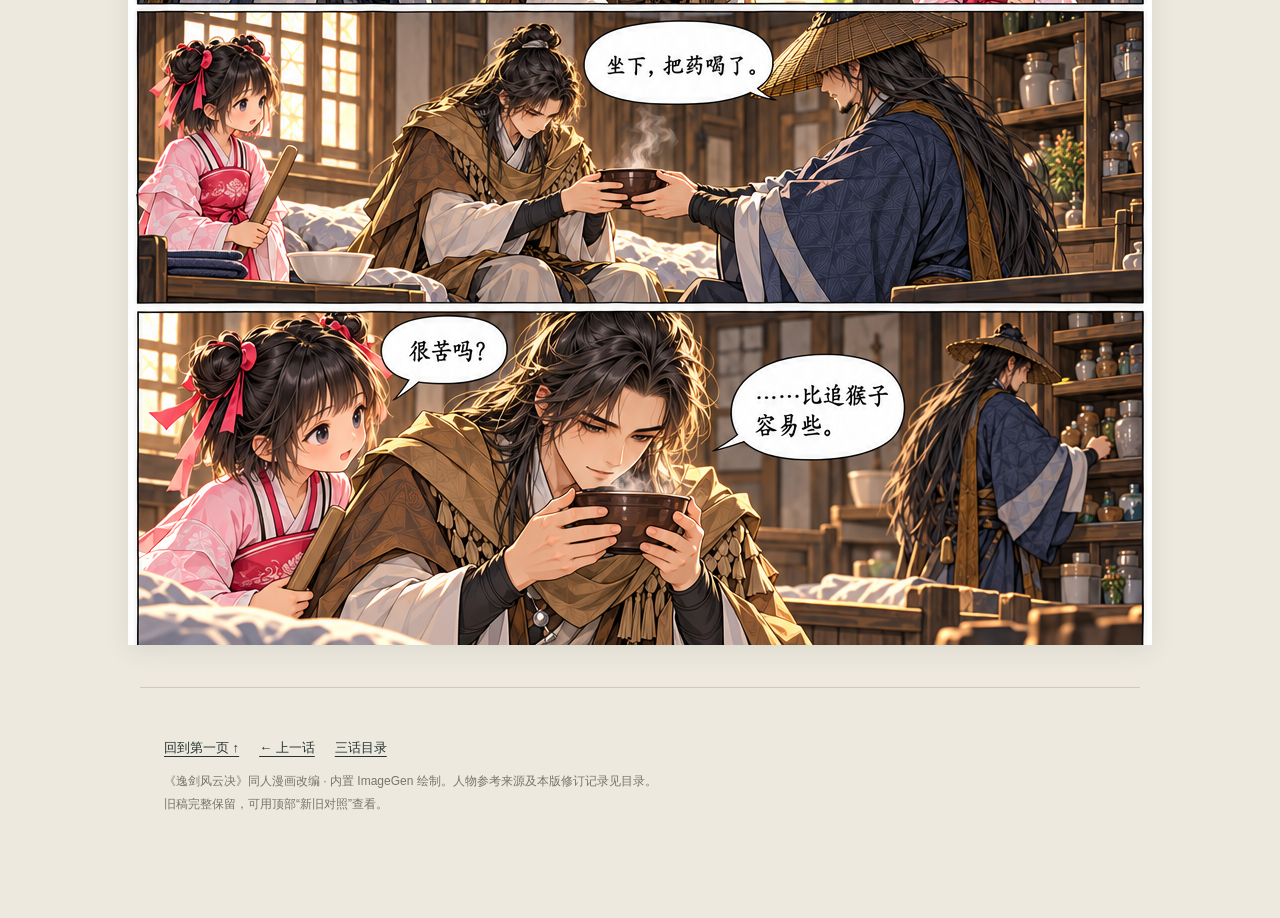
<file: volume-01/revision-v3/episode-03/index.html>
<!doctype html><html lang="zh-CN"><head><meta charset="utf-8"><meta name="viewport" content="width=device-width,initial-scale=1"><title>药香与木剑 · 动作重绘版</title><style>
:root{--bg:#ede9df;--paper:#faf7ef;--ink:#26342f;--muted:#777569;--line:#d1cabc;--accent:#903b30}*{box-sizing:border-box}html{scroll-padding-top:86px}body{margin:0;background:var(--bg);color:var(--ink);font:15px/1.65 "PingFang SC","Microsoft Yahei",sans-serif}a{color:inherit;text-underline-offset:4px}button,select{font:inherit;color:var(--ink);background:var(--paper);border:1px solid var(--line);border-radius:5px;padding:7px 10px;cursor:pointer}button:hover,a:hover{color:var(--accent)}.bar{position:sticky;top:0;z-index:10;background:var(--bg);border-bottom:1px solid var(--line);padding:12px 24px;display:flex;align-items:center;gap:15px;flex-wrap:wrap}.brand{font-family:"Songti SC",serif;letter-spacing:2px;text-decoration:none;font-size:19px}.tools{display:flex;gap:8px;margin-left:auto}.eyebrow{font-size:11px;letter-spacing:3px;color:var(--accent)}header{max-width:1000px;margin:52px auto 35px;padding:0 24px}h1,h2{font-family:"Songti SC",serif;font-weight:600;letter-spacing:3px}h1{font-size:clamp(34px,5vw,54px);line-height:1.2;margin:16px 0}h2{font-size:28px}.lead{max-width:650px;color:var(--muted);line-height:1.9}.meta{font-size:12px;letter-spacing:1px;color:var(--muted);margin-top:22px}.links{display:flex;gap:20px;flex-wrap:wrap;margin-top:24px;font-size:13px}.pages{max-width:1048px;margin:auto;padding:0 12px}.page{margin-bottom:42px}.label{display:flex;align-items:center;justify-content:space-between;padding:10px 4px;font-size:12px;color:var(--muted)}.label a{margin-left:16px}.frames{display:grid;grid-template-columns:1fr;gap:16px}.frame{margin:0;min-width:0}.frame figcaption{font-size:11px;color:var(--muted);padding:0 0 8px;letter-spacing:2px}.frame img{display:block;width:100%;height:auto;background:var(--paper);box-shadow:0 5px 24px #25312518}.old{display:none}body[data-mode=old] .new{display:none}body[data-mode=old] .old{display:block}body[data-mode=compare] .old{display:block}body[data-mode=compare] .frames{grid-template-columns:1fr 1fr}body[data-mode=compare] .pages{max-width:1720px}body.wide .pages{max-width:1400px}body.dark{--bg:#19211e;--paper:#25302b;--ink:#e5e3d8;--muted:#a9afa2;--line:#3e4941;--accent:#d8a174}.end{border-top:1px solid var(--line);max-width:1000px;margin:40px auto;padding:25px 24px 50px}.small{color:var(--muted);font-size:12px;line-height:1.9}.cards{max-width:1100px;margin:35px auto;display:grid;grid-template-columns:repeat(3,1fr);gap:26px;padding:0 24px}.card{border-top:1px solid var(--line);padding-top:20px}.cover{display:block;overflow:hidden;aspect-ratio:2/3;background:var(--paper)}.cover img{width:100%;height:100%;object-fit:cover;display:block;transition:transform .3s}.cover:hover img{transform:scale(1.015)}.card h2{margin-bottom:5px}.card p{font-size:13px;color:var(--muted);min-height:64px}.card .links{margin-top:14px}.feature{max-width:1052px;margin:50px auto;border-top:1px solid var(--line);padding:22px 0}.feature ul{padding-left:20px;line-height:2.2}.footer-note{max-width:1052px;margin:40px auto;padding:0 24px}.progress{height:2px;background:var(--accent);position:fixed;top:0;left:0;z-index:20;width:0}
@media(max-width:720px){.bar{padding:9px 12px;gap:8px}.brand{font-size:16px}.tools{gap:4px}button,select{font-size:12px;padding:7px}.width{display:none}header{margin-top:32px;padding:0 18px}.cards{grid-template-columns:1fr;max-width:560px}.card p{min-height:0}.pages{padding:0 5px}.label{padding:10px 7px}.label .prompt{display:none}body[data-mode=compare] .frames{grid-template-columns:1fr}.feature{margin:40px 24px}.frame figcaption{padding-left:7px}.links{gap:15px}}
@media print{.bar,header,.label,figcaption,.end,.old,.progress{display:none!important}.pages{padding:0;max-width:none}.page{margin:0;break-after:page}.frames{display:block!important}.frame img{width:100%;box-shadow:none}body{background:white}}
</style></head><body data-mode="new"><div class="progress"></div><nav class="bar"><a class="brand" href="../index.html">逸剑风云决</a><div class="tools"><select id="jump" aria-label="跳转页码"><option value="1">第 1 页</option><option value="2">第 2 页</option><option value="3">第 3 页</option><option value="4">第 4 页</option><option value="5">第 5 页</option><option value="6">第 6 页</option></select><select id="mode" aria-label="阅读版本"><option value="new">新版</option><option value="compare">新旧对照</option><option value="old">旧版</option></select><button id="width" class="width">宽屏</button><button id="theme">夜读</button></div></nav><header><div class="eyebrow">第一卷 · 第003话 / 动作重绘版</div><h1>药香与木剑</h1><p class="lead">追赶、失足、观察、配合。一把木剑，也有落下时的重量。</p><div class="meta">6 页 · 33 格 · 从左到右，自上而下</div><div class="links"><a href="../index.html">三话目录</a><a href="production.json">分镜与提示词</a></div><p id="reconstruction-v4-notice"><a style="color:var(--accent)" href="../../episode-03/reconstruction-v4/index.html">第三话已按新分镜重构：阅读十页完整版 →</a></p></header><main class="pages"><section class="page" id="page-1" data-page="1"><div class="label"><span>01 / 06 · 5 格</span><span><a class="prompt" href="prompts/page-01.txt">本页分镜</a><a href="assets/page-01.png" target="_blank" rel="noopener">查看大图 ↗</a></span></div><div class="frames"><figure class="frame new"><figcaption>动作重绘版</figcaption><img src="assets/page-01.png" width="1024" height="1536" loading="eager" alt="第3话《药香与木剑》重绘第1页"></figure><figure class="frame old"><figcaption>原版对照</figcaption><img src="../../episode-03/assets/page-01.png" width="1024" height="1536" loading="lazy" alt="第3话原版第1页"></figure></div></section><section class="page" id="page-2" data-page="2"><div class="label"><span>02 / 06 · 6 格</span><span><a class="prompt" href="prompts/page-02.txt">本页分镜</a><a href="assets/page-02.png" target="_blank" rel="noopener">查看大图 ↗</a></span></div><div class="frames"><figure class="frame new"><figcaption>动作重绘版</figcaption><img src="assets/page-02.png" width="1024" height="1536" loading="lazy" alt="第3话《药香与木剑》重绘第2页"></figure><figure class="frame old"><figcaption>原版对照</figcaption><img src="../../episode-03/assets/page-02.png" width="1024" height="1536" loading="lazy" alt="第3话原版第2页"></figure></div></section><section class="page" id="page-3" data-page="3"><div class="label"><span>03 / 06 · 6 格</span><span><a class="prompt" href="prompts/page-03.txt">本页分镜</a><a href="assets/page-03.png" target="_blank" rel="noopener">查看大图 ↗</a></span></div><div class="frames"><figure class="frame new"><figcaption>动作重绘版</figcaption><img src="assets/page-03.png" width="1024" height="1536" loading="lazy" alt="第3话《药香与木剑》重绘第3页"></figure><figure class="frame old"><figcaption>原版对照</figcaption><img src="../../episode-03/assets/page-03.png" width="1024" height="1536" loading="lazy" alt="第3话原版第3页"></figure></div></section><section class="page" id="page-4" data-page="4"><div class="label"><span>04 / 06 · 5 格</span><span><a class="prompt" href="prompts/page-04.txt">本页分镜</a><a href="assets/page-04.png" target="_blank" rel="noopener">查看大图 ↗</a></span></div><div class="frames"><figure class="frame new"><figcaption>动作重绘版</figcaption><img src="assets/page-04.png" width="1024" height="1536" loading="lazy" alt="第3话《药香与木剑》重绘第4页"></figure><figure class="frame old"><figcaption>原版对照</figcaption><img src="../../episode-03/assets/page-04.png" width="1024" height="1536" loading="lazy" alt="第3话原版第4页"></figure></div></section><section class="page" id="page-5" data-page="5"><div class="label"><span>05 / 06 · 6 格</span><span><a class="prompt" href="prompts/page-05.txt">本页分镜</a><a href="assets/page-05.png" target="_blank" rel="noopener">查看大图 ↗</a></span></div><div class="frames"><figure class="frame new"><figcaption>动作重绘版</figcaption><img src="assets/page-05.png" width="1024" height="1536" loading="lazy" alt="第3话《药香与木剑》重绘第5页"></figure><figure class="frame old"><figcaption>原版对照</figcaption><img src="../../episode-03/assets/page-05.png" width="1024" height="1536" loading="lazy" alt="第3话原版第5页"></figure></div></section><section class="page" id="page-6" data-page="6"><div class="label"><span>06 / 06 · 5 格</span><span><a class="prompt" href="prompts/page-06.txt">本页分镜</a><a href="assets/page-06.png" target="_blank" rel="noopener">查看大图 ↗</a></span></div><div class="frames"><figure class="frame new"><figcaption>动作重绘版</figcaption><img src="assets/page-06.png" width="1024" height="1536" loading="lazy" alt="第3话《药香与木剑》重绘第6页"></figure><figure class="frame old"><figcaption>原版对照</figcaption><img src="../../episode-03/assets/page-06.png" width="1024" height="1536" loading="lazy" alt="第3话原版第6页"></figure></div></section></main><footer class="end"><div class="links"><a href="#page-1">回到第一页 ↑</a><a href="../episode-02/index.html">← 上一话</a><a href="../index.html">三话目录</a></div><p class="small">《逸剑风云决》同人漫画改编 · 内置 ImageGen 绘制。人物参考来源及本版修订记录见目录。<br>旧稿完整保留，可用顶部“新旧对照”查看。</p></footer><script>
const jump=document.querySelector('#jump'),pages=[...document.querySelectorAll('.page')];
jump.addEventListener('change',()=>{location.hash='page-'+jump.value});
document.querySelector('#mode').addEventListener('change',e=>{document.body.dataset.mode=e.target.value;document.querySelector('#page-'+jump.value).scrollIntoView()});
document.querySelector('#theme').addEventListener('click',e=>{const on=document.body.classList.toggle('dark');e.target.textContent=on?'日读':'夜读'});
document.querySelector('#width').addEventListener('click',e=>{const on=document.body.classList.toggle('wide');e.target.textContent=on?'标准宽度':'宽屏'});
function sync(){let n=1;for(const p of pages){if(p.getBoundingClientRect().top<innerHeight*.4)n=Number(p.dataset.page)}if(document.activeElement!==jump)jump.value=n;const span=document.documentElement.scrollHeight-innerHeight;document.querySelector('.progress').style.width=(span>0?Math.min(100,scrollY/span*100):100)+'%'}
addEventListener('scroll',sync,{passive:true});addEventListener('resize',sync);sync();
addEventListener('keydown',e=>{if(['SELECT','INPUT','TEXTAREA'].includes(document.activeElement.tagName))return;if(e.key==='ArrowRight'||e.key==='ArrowLeft'){e.preventDefault();location.hash='page-'+Math.max(1,Math.min(pages.length,Number(jump.value)+(e.key==='ArrowRight'?1:-1)))}});
</script></body></html>
</file>
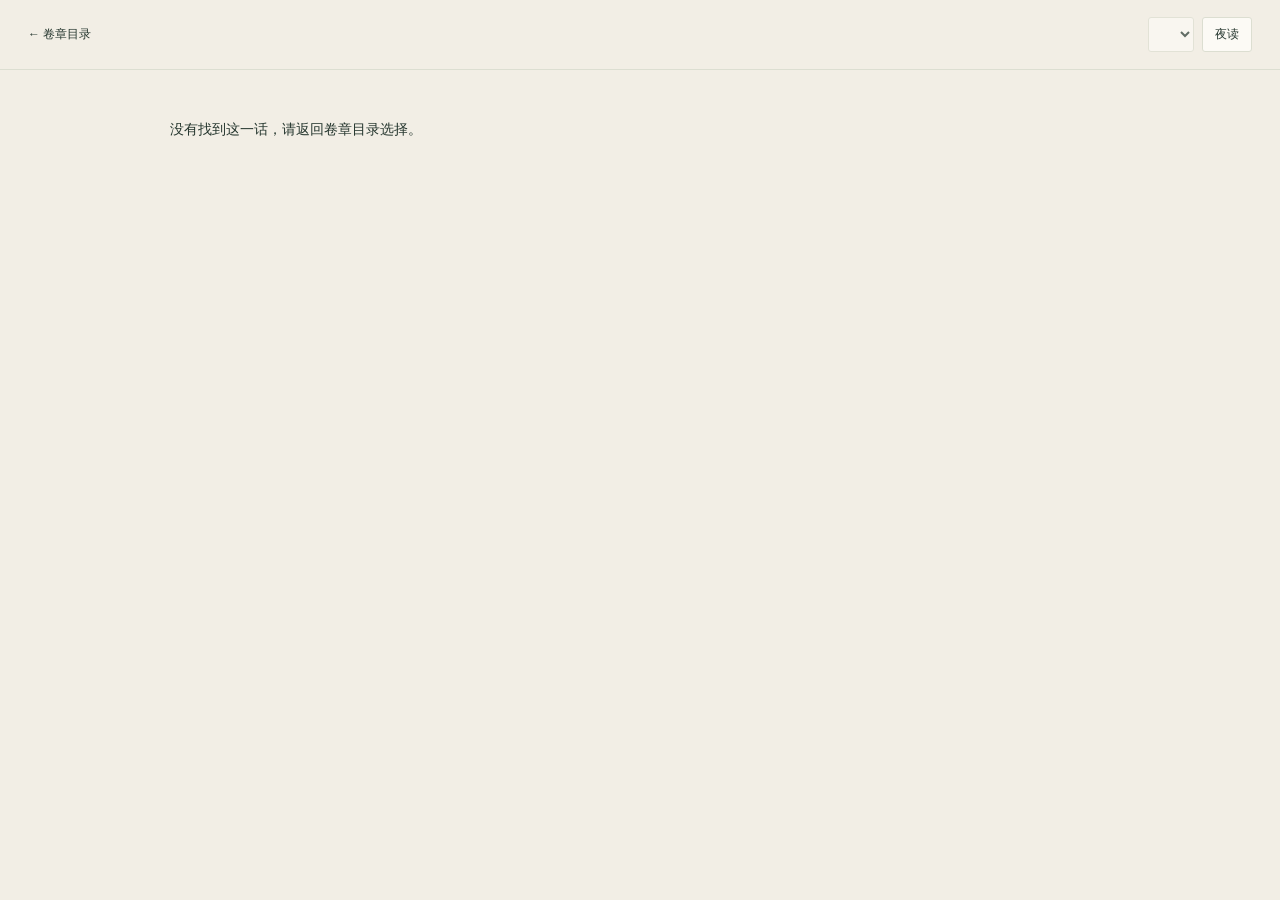
<file: read.html>
<!doctype html>
<html lang="zh-CN"><head><meta charset="utf-8"><meta name="viewport" content="width=device-width,initial-scale=1"><meta name="theme-color" content="#eee9df"><title>漫画阅读 · 逸剑风云决</title><link rel="stylesheet" href="site.css"><script src="site.js?v=2" defer></script></head><body data-view="reader"><div class="reading-progress" id="reading-progress"></div><header class="reader-toolbar"><a class="back-link" href="index.html" id="back">← 卷章目录</a><div class="reader-title" id="reader-title"></div><div class="reader-tools"><select id="page-select" aria-label="跳转页码"></select><button id="theme-toggle" aria-label="切换夜间阅读">夜读</button></div></header><nav class="episode-strip" aria-label="话间导航"><a id="previous-top" hidden>← 上一话</a><span id="chapter-label"></span><a id="next-top" hidden>下一话 →</a></nav><main class="reading-pages" id="reading-pages"></main><footer class="reader-end" id="reader-end"><span class="eyebrow">本话完</span><h2 id="end-title"></h2><div class="end-actions"><a id="previous" class="secondary" hidden>← 上一话</a><a id="next" class="primary" hidden>下一话 →</a><a class="secondary" href="index.html" id="end-back">返回卷章目录</a></div><p>《逸剑风云决》同人漫画改编</p></footer><p id="error" role="alert" hidden></p></body></html>
</file>
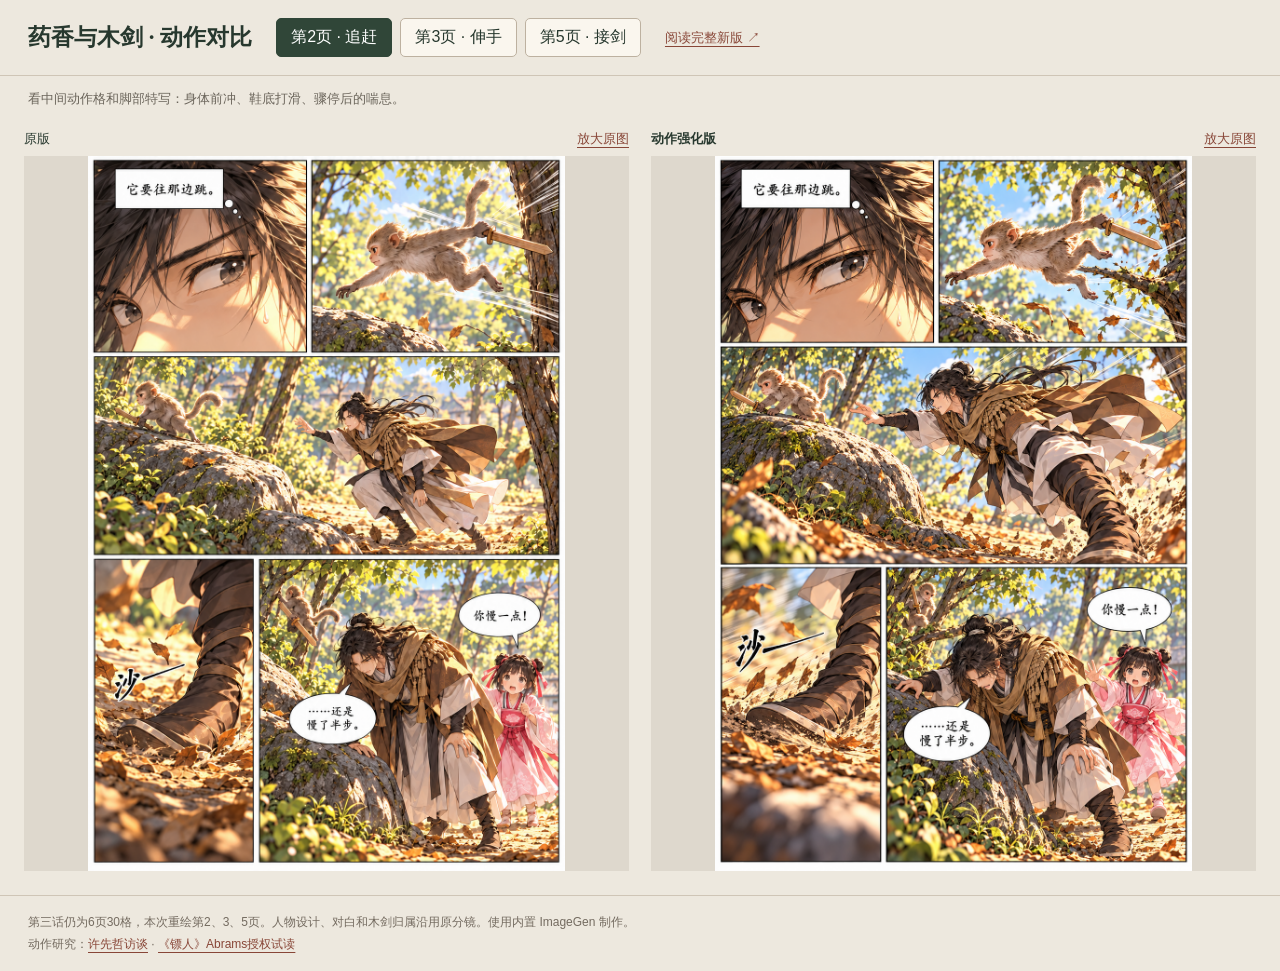
<file: volume-01/episode-03/action-v2/compare.html>
<!doctype html>
<html lang="zh-CN"><head><meta charset="utf-8"><meta name="viewport" content="width=device-width, initial-scale=1"><title>药香与木剑 · 动作前后对比</title>
<style>
*{box-sizing:border-box}body{margin:0;background:#ede8de;color:#27382e;font-family:"PingFang SC",sans-serif}header{padding:18px 28px;border-bottom:1px solid #cfc5b6;display:flex;gap:24px;align-items:center;flex-wrap:wrap}h1{font-size:23px;margin:0;font-family:"Songti SC",serif}a{color:#884637;text-underline-offset:4px;font-size:13px}nav{display:flex;gap:8px}button{font:inherit;border:1px solid #bdb1a0;background:#faf6ee;padding:8px 14px;border-radius:5px;cursor:pointer;color:inherit}button[aria-pressed=true]{background:#304638;color:white;border-color:#304638}.note{margin:12px 28px;font-size:13px;line-height:1.7;color:#6b655b}.pair{display:grid;grid-template-columns:1fr 1fr;gap:22px;padding:0 24px 24px;max-width:1800px;margin:auto}figure{margin:0;min-width:0}figcaption{font-size:13px;padding:8px 0;display:flex;justify-content:space-between}img{display:block;width:100%;height:calc(100vh - 185px);min-height:350px;object-fit:contain;background:#ded8cd}footer{padding:16px 28px;font-size:12px;line-height:1.8;color:#746b60;border-top:1px solid #cfc5b6}footer a{font-size:12px}@media(max-width:700px){header{padding:14px;gap:14px}.pair{gap:8px;padding:0 8px 16px}img{height:auto;min-height:0}.note{margin:12px 14px}h1{font-size:20px}}
</style></head><body>
<header><h1>药香与木剑 · 动作对比</h1><nav aria-label="选择对比页"><button data-page="2" aria-pressed="true">第2页 · 追赶</button><button data-page="3" aria-pressed="false">第3页 · 伸手</button><button data-page="5" aria-pressed="false">第5页 · 接剑</button></nav><a id="read" href="index.html#page-2">阅读完整新版 ↗</a></header>
<p class="note" id="note">看中间动作格和脚部特写：身体前冲、鞋底打滑、骤停后的喘息。</p>
<main class="pair"><figure><figcaption><span>原版</span><a id="old-link" href="../assets/page-02.png" target="_blank">放大原图</a></figcaption><img id="old" src="../assets/page-02.png" alt="第2页原版"></figure><figure><figcaption><strong>动作强化版</strong><a id="new-link" href="assets/page-02.png" target="_blank">放大原图</a></figcaption><img id="new" src="assets/page-02.png" alt="第2页动作强化版"></figure></main>
<footer>第三话仍为6页30格，本次重绘第2、3、5页。人物设计、对白和木剑归属沿用原分镜。使用内置 ImageGen 制作。<br>动作研究：<a href="https://www.thepaper.cn/newsDetail_forward_2162406" target="_blank">许先哲访谈</a> · <a href="https://books.google.com/books?id=Jpl4EQAAQBAJ&amp;printsec=frontcover" target="_blank">《镖人》Abrams授权试读</a></footer>
<script>
const notes={2:'看中间动作格和脚部特写：身体前冲、鞋底打滑、骤停后的喘息。',3:'看起步与伸手：转身跨步、近景脚掌和伸手透视、够空后的收稳。',5:'看拨剑与接剑：细枝拨动的方向、衣袖与飘带的惯性、双手接取后的回收。'};
document.querySelectorAll('[data-page]').forEach(button=>button.addEventListener('click',()=>{const n=button.dataset.page,p=n.padStart(2,'0');document.querySelectorAll('[data-page]').forEach(b=>b.setAttribute('aria-pressed',String(b===button)));for(const [id,prefix] of [['old','../'],['new','']]){document.getElementById(id).src=prefix+'assets/page-'+p+'.png';document.getElementById(id).alt='第'+n+'页'+(id==='old'?'原版':'动作强化版');document.getElementById(id+'-link').href=prefix+'assets/page-'+p+'.png'}document.getElementById('read').href='index.html#page-'+n;document.getElementById('note').textContent=notes[n];}));
</script></body></html>
</file>
<file: site.css>
:root{--paper:#f2eee5;--surface:#fcfaf5;--ink:#25362e;--muted:#7b8073;--line:#dcded1;--green:#193e32;--gold:#bc9761;--red:#aa5745}*{box-sizing:border-box}body{margin:0;background:var(--paper);color:var(--ink);font:14px/1.65 -apple-system,BlinkMacSystemFont,"PingFang SC","Microsoft YaHei",sans-serif}a{color:inherit;text-decoration:none}button,select{font:inherit;color:inherit}a,button,select{touch-action:manipulation}a:focus-visible,button:focus-visible,select:focus-visible{outline:3px solid var(--gold);outline-offset:4px}button{cursor:pointer}button,a,select{-webkit-tap-highlight-color:transparent}[hidden]{display:none!important}.shelf-shell{display:grid;grid-template-columns:240px minmax(0,1fr);min-height:100vh}.sidebar{background:var(--green);color:#eeeee2;padding:40px 25px;position:sticky;top:0;height:100vh;display:flex;flex-direction:column}.wordmark{display:flex;gap:13px;align-items:center;font:21px "Songti SC",STSong,serif;letter-spacing:1px}.wordmark small{display:block;margin-top:8px;font:10px/1.5 sans-serif;letter-spacing:2px;color:#afbeb0}.seal{border:1px solid #b39260;color:#d7bb8c;padding:4px 7px;font-size:27px}.side-heading{font-size:10px;color:#a8b7a9;letter-spacing:4px;margin:58px 13px 18px}.chapter-nav-link{display:block;padding:15px 13px;border:1px solid transparent;border-radius:3px;margin-bottom:10px}.chapter-nav-link small{display:block;font-size:10px;color:#acbcae;letter-spacing:2px;margin-bottom:6px}.chapter-nav-link strong{font-size:15px;font-weight:500;letter-spacing:2px}.chapter-nav-link.active{background:#284d3e;border-color:#55715a}.chapter-nav-link:hover{background:#305340}.sidebar-foot{margin-top:auto;font-size:11px;color:#c1ccb9;line-height:2.4}.sidebar-foot>span:last-child{color:#91aa98}.status-dot{display:inline-block;width:5px;height:5px;border-radius:50%;background:#bca070;margin-right:5px}.shelf-main{padding:0 50px;max-width:1450px;width:100%;margin:auto}.shelf-top{height:86px;display:flex;align-items:center;justify-content:space-between;font-size:11px;letter-spacing:1px;color:var(--muted);border-bottom:1px solid var(--line)}.slash{padding:0 15px;color:#b5b9ac}.hero{margin:38px 0 50px;display:grid;grid-template-columns:1.08fr 1fr;min-height:360px;background:#e8e7db;overflow:hidden}.hero-copy{padding:40px 36px;position:relative;z-index:1}.eyebrow{font-size:10px;letter-spacing:3px;color:#8e7655}h1,h2{font-family:"Songti SC",STSong,serif;font-weight:600}h1{font-size:clamp(33px,3.3vw,51px);line-height:1.35;letter-spacing:5px;margin:19px 0 15px}.hero-copy p{font-size:12px;line-height:2;color:#727c6e;margin-bottom:24px}.primary,.secondary{display:inline-flex;align-items:center;justify-content:center;gap:30px;padding:12px 22px;font-size:12px;border-radius:3px;letter-spacing:1px}.primary{background:var(--green);color:#fff9e9;border:1px solid var(--green)}.primary:hover{background:#315b44}.secondary{border:1px solid var(--line);background:var(--surface)}.secondary:hover{border-color:var(--gold)}.resume-caption{color:var(--muted);font-size:10px;margin-top:12px}.hero-art{position:relative;min-width:0;overflow:hidden}.hero-art img{position:absolute;width:100%;height:100%;object-fit:cover;object-position:center bottom;opacity:.94}.hero-art:after{content:"";position:absolute;inset:0;background:linear-gradient(90deg,#e8e7db 0%,transparent 25%)}.hero-art>span{position:absolute;bottom:28px;right:22px;z-index:1;writing-mode:vertical-rl;letter-spacing:6px;font-family:"Songti SC",serif;color:white;text-shadow:0 1px 8px #1d3826;background:#1d382655;padding:12px 8px}.chapter-heading{display:flex;justify-content:space-between;align-items:center;margin-bottom:25px}.chapter-heading h2{font-size:31px;letter-spacing:4px;margin:8px 0}.chapter-heading p{font-size:12px;color:var(--muted);margin:0}.chapter-total{font-size:11px;color:var(--muted);white-space:nowrap;border:1px solid var(--line);padding:6px 12px}.episode-grid{display:grid;grid-template-columns:repeat(3,minmax(0,1fr));gap:25px}.episode-card{min-width:0}.cover-link{position:relative;display:block;aspect-ratio:2/2.65;overflow:hidden;background:#ddd9cf;box-shadow:0 8px 18px #26382c0b}.cover-link img{width:100%;height:100%;object-fit:cover;object-position:top;display:block;transition:transform .3s}.cover-link:hover img{transform:scale(1.025)}.episode-badge{position:absolute;top:12px;left:12px;background:#203e31ee;color:#f3ead7;font-size:10px;padding:5px 9px;letter-spacing:1px}.cover-bottom{position:absolute;bottom:0;left:0;right:0;background:linear-gradient(transparent,#153524da);padding:30px 15px 13px;color:white;display:flex;justify-content:space-between;font-size:10px}.card-number{font-size:10px;color:#927d59;letter-spacing:2px;margin-top:18px}.episode-card h3{font:600 23px/1.4 "Songti SC",serif;letter-spacing:2px;margin:7px 0}.episode-card p{font-size:12px;color:var(--muted);min-height:40px;margin:0 0 15px}.card-actions{border-top:1px solid var(--line);padding:12px 0;display:flex;justify-content:space-between;font-size:11px}.card-actions a:first-child{color:var(--green);font-weight:600}.card-actions a:hover{color:var(--red)}.shelf-footer{display:flex;justify-content:space-between;border-top:1px solid var(--line);margin-top:45px;padding:24px 0 30px;color:var(--muted);font-size:10px}.reading-progress{position:fixed;left:0;top:0;height:2px;background:var(--gold);z-index:30;width:0}.reader-toolbar{position:sticky;top:0;z-index:20;background:var(--paper);border-bottom:1px solid var(--line);height:70px;padding:12px 28px;display:flex;align-items:center;justify-content:space-between;gap:20px}.back-link{font-size:12px;white-space:nowrap}.reader-title{font-family:"Songti SC",serif;font-size:19px;letter-spacing:2px}.reader-tools{display:flex;gap:8px}.reader-tools button,.reader-tools select{padding:7px 12px;border:1px solid var(--line);border-radius:3px;background:var(--surface);font-size:12px}.episode-strip{max-width:960px;margin:20px auto 28px;display:flex;justify-content:space-between;gap:20px;padding:0 12px;font-size:11px;color:var(--muted)}.episode-strip span{margin:auto}.reading-pages{max-width:960px;margin:auto;padding:0 10px}.comic-page{scroll-margin-top:82px;margin:0 0 36px}.page-line{display:flex;justify-content:space-between;align-items:center;font-size:10px;color:var(--muted);letter-spacing:1px;margin-bottom:10px}.comic-page img{display:block;width:100%;height:auto;background:var(--surface);box-shadow:0 6px 24px #29352b13}.reader-end{max-width:940px;margin:30px auto 0;border-top:1px solid var(--line);text-align:center;padding:45px 20px}.reader-end h2{font-size:29px;letter-spacing:3px;margin:10px 0 25px}.end-actions{display:flex;gap:15px;justify-content:center;flex-wrap:wrap}.download{display:inline-block;font-size:12px;margin:25px 0 10px;text-decoration:underline;text-underline-offset:5px}.reader-end p{font-size:11px;color:var(--muted)}body.dark{--paper:#17221c;--surface:#25372a;--ink:#e1e3d6;--muted:#a7b0a2;--line:#3d4b40;--green:#315c42}#error{margin:35px;padding:20px;border:1px solid var(--red);color:var(--red)}
@media(min-width:1550px){.shelf-main{padding:0 75px}.hero{min-height:405px}.hero-copy{padding:45px 45px}}@media(max-width:1050px){.shelf-shell{grid-template-columns:195px 1fr}.sidebar{padding:30px 18px}.wordmark{font-size:17px;gap:9px}.shelf-main{padding:0 28px}.hero-copy{padding:30px 24px}.hero{min-height:340px}.episode-grid{gap:17px}.episode-card h3{font-size:20px}.chapter-heading p{max-width:340px}.reader-title{font-size:16px}}@media(max-width:740px){.shelf-shell{display:block}.sidebar{height:auto;position:static;padding:20px;display:block}.wordmark{font-size:20px}.wordmark small{font-size:9px;margin-top:5px}.sidebar-foot,.side-heading{display:none}#chapter-nav{display:flex;gap:10px;margin-top:20px;overflow:auto}.chapter-nav-link{padding:9px 14px;min-width:155px;margin:0}.chapter-nav-link small{display:inline;font-size:10px;margin-right:8px}.chapter-nav-link strong{font-size:13px}.shelf-main{padding:0 20px}.shelf-top{height:57px}.hero{margin:22px 0 35px;min-height:315px;grid-template-columns:1.2fr .8fr}.hero-copy{padding:24px 19px}.hero-art:after{background:linear-gradient(90deg,#e8e7db,transparent 50%)}h1{font-size:31px;letter-spacing:3px}.hero-copy p{font-size:11px}.hero-copy .primary{padding:10px 13px;gap:10px;white-space:nowrap}.hero-art span{font-size:12px;right:8px;bottom:18px}.resume-caption{max-width:180px}.chapter-heading{align-items:flex-start;gap:10px}.chapter-heading h2{font-size:28px}.chapter-heading p{font-size:11px}.chapter-total{margin-top:30px;font-size:10px;padding:4px 8px}.episode-grid{grid-template-columns:1fr;gap:24px}.episode-card{display:grid;grid-template-columns:125px 1fr;gap:18px}.cover-link{aspect-ratio:2/3}.episode-badge{left:7px;top:7px;font-size:9px;padding:3px 6px}.cover-bottom{font-size:9px;padding:25px 8px 8px}.cover-bottom span:last-child{display:none}.card-number{margin-top:0}.episode-card h3{font-size:22px;margin:8px 0}.episode-card p{font-size:11px;min-height:0}.card-actions{padding:9px 0;gap:10px}.shelf-footer{gap:15px;font-size:9px}.reader-toolbar{padding:10px 12px;gap:10px;height:62px}.reader-title{font-size:14px;letter-spacing:0;overflow:hidden;text-overflow:ellipsis;white-space:nowrap}.back-link{font-size:11px}.reader-tools{gap:4px}.reader-tools button,.reader-tools select{padding:6px;font-size:11px}.reading-pages{padding:0 5px}.page-line{padding:0 5px}.comic-page{scroll-margin-top:72px;margin-bottom:26px}.episode-strip{font-size:10px;margin:17px auto}.reader-end h2{font-size:26px}.end-actions{gap:10px}.end-actions a{font-size:11px;padding:10px 14px}}@media(prefers-reduced-motion:reduce){*{transition:none!important}}@media print{.reader-toolbar,.episode-strip,.reader-end,.page-line,.reading-progress{display:none!important}.comic-page{margin:0;break-after:page}.reading-pages{padding:0;max-width:none}.comic-page img{box-shadow:none}body{background:white}}
</file>
